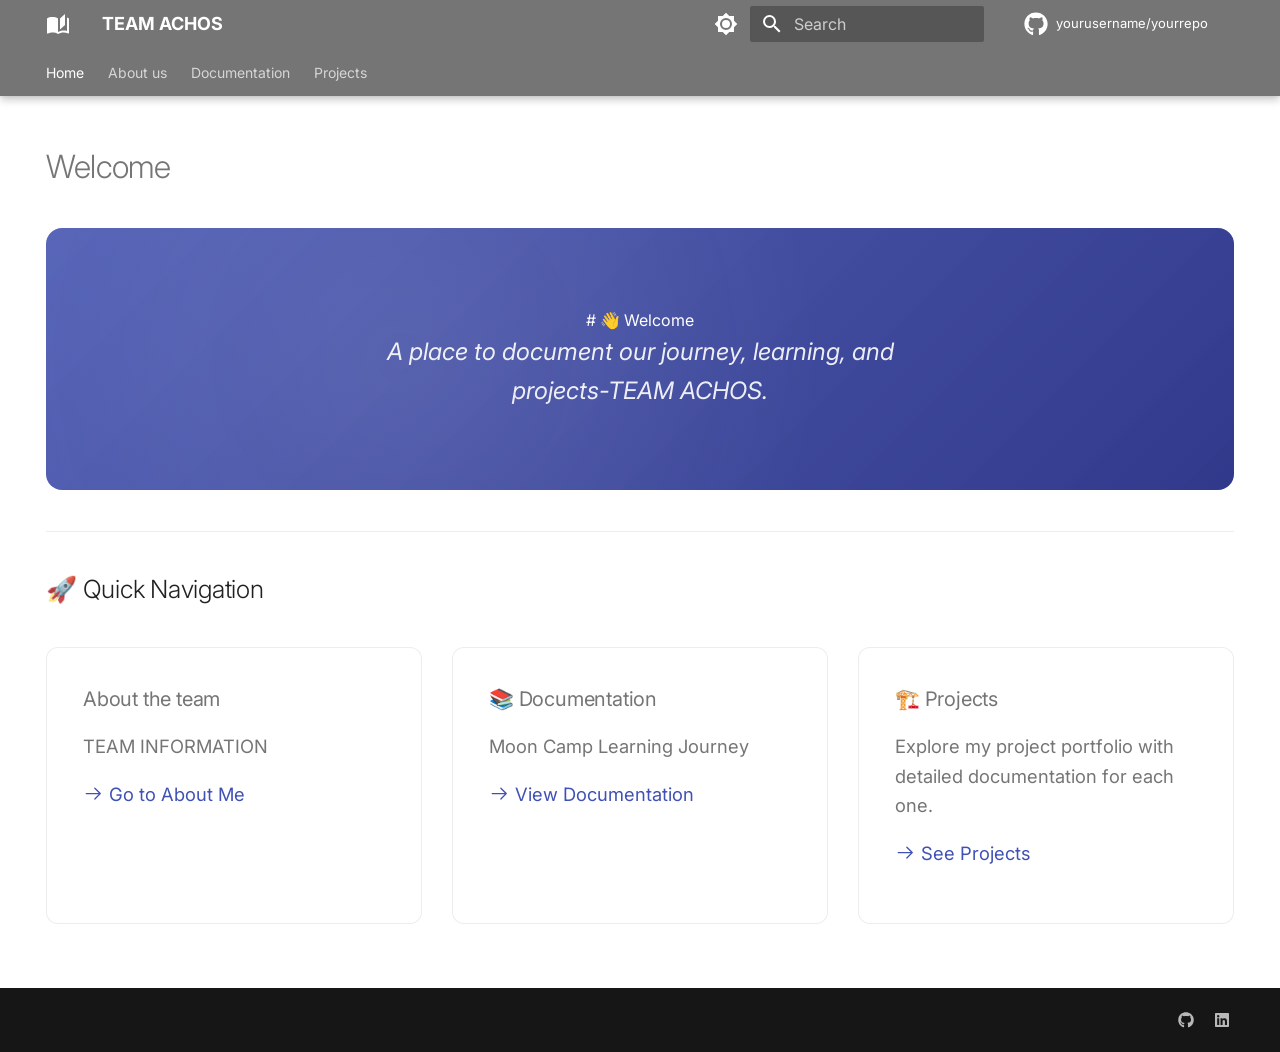
<file: index.html>
<!doctype html>
<html lang="en" class="no-js">
  <head>
    
      <meta charset="utf-8">
      <meta name="viewport" content="width=device-width,initial-scale=1">
      
        <meta name="description" content="A personal documentation site for showcasing work, learning, and projects.">
      
      
        <meta name="author" content="Your Name">
      
      
        <link rel="canonical" href="https://yourusername.github.io/yourrepo/">
      
      
      
        <link rel="next" href="about/">
      
      
        
      
      
      <link rel="icon" href="assets/images/favicon.png">
      <meta name="generator" content="mkdocs-1.6.1, mkdocs-material-9.7.6">
    
    
      
        <title>Welcome - TEAM ACHOS</title>
      
    
    
      <link rel="stylesheet" href="assets/stylesheets/main.484c7ddc.min.css">
      
        
        <link rel="stylesheet" href="assets/stylesheets/palette.ab4e12ef.min.css">
      
      


    
    
      
    
    
      
        
        
        <link rel="preconnect" href="https://fonts.gstatic.com" crossorigin>
        <link rel="stylesheet" href="https://fonts.googleapis.com/css?family=Inter:300,300i,400,400i,700,700i%7CRoboto+Mono:400,400i,700,700i&display=fallback">
        <style>:root{--md-text-font:"Inter";--md-code-font:"Roboto Mono"}</style>
      
    
    
      <link rel="stylesheet" href="stylesheets/extra.css">
    
    <script>__md_scope=new URL(".",location),__md_hash=e=>[...e].reduce(((e,_)=>(e<<5)-e+_.charCodeAt(0)),0),__md_get=(e,_=localStorage,t=__md_scope)=>JSON.parse(_.getItem(t.pathname+"."+e)),__md_set=(e,_,t=localStorage,a=__md_scope)=>{try{t.setItem(a.pathname+"."+e,JSON.stringify(_))}catch(e){}}</script>
    
      

    
    
  </head>
  
  
    
    
      
    
    
    
    
    <body dir="ltr" data-md-color-scheme="default" data-md-color-primary="grey" data-md-color-accent="teal">
  
    
    <input class="md-toggle" data-md-toggle="drawer" type="checkbox" id="__drawer" autocomplete="off">
    <input class="md-toggle" data-md-toggle="search" type="checkbox" id="__search" autocomplete="off">
    <label class="md-overlay" for="__drawer"></label>
    <div data-md-component="skip">
      
        
        <a href="#quick-navigation" class="md-skip">
          Skip to content
        </a>
      
    </div>
    <div data-md-component="announce">
      
    </div>
    
    
      

  

<header class="md-header md-header--shadow md-header--lifted" data-md-component="header">
  <nav class="md-header__inner md-grid" aria-label="Header">
    <a href="." title="TEAM ACHOS" class="md-header__button md-logo" aria-label="TEAM ACHOS" data-md-component="logo">
      
  
  <svg xmlns="http://www.w3.org/2000/svg" viewBox="0 0 24 24"><path d="m19 2-5 4.5v11l5-4.5zM6.5 5C4.55 5 2.45 5.4 1 6.5v14.66c0 .25.25.5.5.5.1 0 .15-.07.25-.07 1.35-.65 3.3-1.09 4.75-1.09 1.95 0 4.05.4 5.5 1.5 1.35-.85 3.8-1.5 5.5-1.5 1.65 0 3.35.31 4.75 1.06.1.05.15.03.25.03.25 0 .5-.25.5-.5V6.5c-.6-.45-1.25-.75-2-1V19c-1.1-.35-2.3-.5-3.5-.5-1.7 0-4.15.65-5.5 1.5V6.5C10.55 5.4 8.45 5 6.5 5"/></svg>

    </a>
    <label class="md-header__button md-icon" for="__drawer">
      
      <svg xmlns="http://www.w3.org/2000/svg" viewBox="0 0 24 24"><path d="M3 6h18v2H3zm0 5h18v2H3zm0 5h18v2H3z"/></svg>
    </label>
    <div class="md-header__title" data-md-component="header-title">
      <div class="md-header__ellipsis">
        <div class="md-header__topic">
          <span class="md-ellipsis">
            TEAM ACHOS
          </span>
        </div>
        <div class="md-header__topic" data-md-component="header-topic">
          <span class="md-ellipsis">
            
              Welcome
            
          </span>
        </div>
      </div>
    </div>
    
      
        <form class="md-header__option" data-md-component="palette">
  
    
    
    
    <input class="md-option" data-md-color-media="(prefers-color-scheme: light)" data-md-color-scheme="default" data-md-color-primary="grey" data-md-color-accent="teal"  aria-label="Switch to dark mode"  type="radio" name="__palette" id="__palette_0">
    
      <label class="md-header__button md-icon" title="Switch to dark mode" for="__palette_1" hidden>
        <svg xmlns="http://www.w3.org/2000/svg" viewBox="0 0 24 24"><path d="M12 8a4 4 0 0 0-4 4 4 4 0 0 0 4 4 4 4 0 0 0 4-4 4 4 0 0 0-4-4m0 10a6 6 0 0 1-6-6 6 6 0 0 1 6-6 6 6 0 0 1 6 6 6 6 0 0 1-6 6m8-9.31V4h-4.69L12 .69 8.69 4H4v4.69L.69 12 4 15.31V20h4.69L12 23.31 15.31 20H20v-4.69L23.31 12z"/></svg>
      </label>
    
  
    
    
    
    <input class="md-option" data-md-color-media="(prefers-color-scheme: dark)" data-md-color-scheme="slate" data-md-color-primary="grey" data-md-color-accent="teal"  aria-label="Switch to light mode"  type="radio" name="__palette" id="__palette_1">
    
      <label class="md-header__button md-icon" title="Switch to light mode" for="__palette_0" hidden>
        <svg xmlns="http://www.w3.org/2000/svg" viewBox="0 0 24 24"><path d="M12 18c-.89 0-1.74-.2-2.5-.55C11.56 16.5 13 14.42 13 12s-1.44-4.5-3.5-5.45C10.26 6.2 11.11 6 12 6a6 6 0 0 1 6 6 6 6 0 0 1-6 6m8-9.31V4h-4.69L12 .69 8.69 4H4v4.69L.69 12 4 15.31V20h4.69L12 23.31 15.31 20H20v-4.69L23.31 12z"/></svg>
      </label>
    
  
</form>
      
    
    
      <script>var palette=__md_get("__palette");if(palette&&palette.color){if("(prefers-color-scheme)"===palette.color.media){var media=matchMedia("(prefers-color-scheme: light)"),input=document.querySelector(media.matches?"[data-md-color-media='(prefers-color-scheme: light)']":"[data-md-color-media='(prefers-color-scheme: dark)']");palette.color.media=input.getAttribute("data-md-color-media"),palette.color.scheme=input.getAttribute("data-md-color-scheme"),palette.color.primary=input.getAttribute("data-md-color-primary"),palette.color.accent=input.getAttribute("data-md-color-accent")}for(var[key,value]of Object.entries(palette.color))document.body.setAttribute("data-md-color-"+key,value)}</script>
    
    
    
      
      
        <label class="md-header__button md-icon" for="__search">
          
          <svg xmlns="http://www.w3.org/2000/svg" viewBox="0 0 24 24"><path d="M9.5 3A6.5 6.5 0 0 1 16 9.5c0 1.61-.59 3.09-1.56 4.23l.27.27h.79l5 5-1.5 1.5-5-5v-.79l-.27-.27A6.52 6.52 0 0 1 9.5 16 6.5 6.5 0 0 1 3 9.5 6.5 6.5 0 0 1 9.5 3m0 2C7 5 5 7 5 9.5S7 14 9.5 14 14 12 14 9.5 12 5 9.5 5"/></svg>
        </label>
        <div class="md-search" data-md-component="search" role="dialog">
  <label class="md-search__overlay" for="__search"></label>
  <div class="md-search__inner" role="search">
    <form class="md-search__form" name="search">
      <input type="text" class="md-search__input" name="query" aria-label="Search" placeholder="Search" autocapitalize="off" autocorrect="off" autocomplete="off" spellcheck="false" data-md-component="search-query" required>
      <label class="md-search__icon md-icon" for="__search">
        
        <svg xmlns="http://www.w3.org/2000/svg" viewBox="0 0 24 24"><path d="M9.5 3A6.5 6.5 0 0 1 16 9.5c0 1.61-.59 3.09-1.56 4.23l.27.27h.79l5 5-1.5 1.5-5-5v-.79l-.27-.27A6.52 6.52 0 0 1 9.5 16 6.5 6.5 0 0 1 3 9.5 6.5 6.5 0 0 1 9.5 3m0 2C7 5 5 7 5 9.5S7 14 9.5 14 14 12 14 9.5 12 5 9.5 5"/></svg>
        
        <svg xmlns="http://www.w3.org/2000/svg" viewBox="0 0 24 24"><path d="M20 11v2H8l5.5 5.5-1.42 1.42L4.16 12l7.92-7.92L13.5 5.5 8 11z"/></svg>
      </label>
      <nav class="md-search__options" aria-label="Search">
        
        <button type="reset" class="md-search__icon md-icon" title="Clear" aria-label="Clear" tabindex="-1">
          
          <svg xmlns="http://www.w3.org/2000/svg" viewBox="0 0 24 24"><path d="M19 6.41 17.59 5 12 10.59 6.41 5 5 6.41 10.59 12 5 17.59 6.41 19 12 13.41 17.59 19 19 17.59 13.41 12z"/></svg>
        </button>
      </nav>
      
        <div class="md-search__suggest" data-md-component="search-suggest"></div>
      
    </form>
    <div class="md-search__output">
      <div class="md-search__scrollwrap" tabindex="0" data-md-scrollfix>
        <div class="md-search-result" data-md-component="search-result">
          <div class="md-search-result__meta">
            Initializing search
          </div>
          <ol class="md-search-result__list" role="presentation"></ol>
        </div>
      </div>
    </div>
  </div>
</div>
      
    
    
      <div class="md-header__source">
        <a href="https://github.com/yourusername/yourrepo" title="Go to repository" class="md-source" data-md-component="source">
  <div class="md-source__icon md-icon">
    
    <svg xmlns="http://www.w3.org/2000/svg" viewBox="0 0 512 512"><!--! Font Awesome Free 7.1.0 by @fontawesome - https://fontawesome.com License - https://fontawesome.com/license/free (Icons: CC BY 4.0, Fonts: SIL OFL 1.1, Code: MIT License) Copyright 2025 Fonticons, Inc.--><path d="M173.9 397.4c0 2-2.3 3.6-5.2 3.6-3.3.3-5.6-1.3-5.6-3.6 0-2 2.3-3.6 5.2-3.6 3-.3 5.6 1.3 5.6 3.6m-31.1-4.5c-.7 2 1.3 4.3 4.3 4.9 2.6 1 5.6 0 6.2-2s-1.3-4.3-4.3-5.2c-2.6-.7-5.5.3-6.2 2.3m44.2-1.7c-2.9.7-4.9 2.6-4.6 4.9.3 2 2.9 3.3 5.9 2.6 2.9-.7 4.9-2.6 4.6-4.6-.3-1.9-3-3.2-5.9-2.9M252.8 8C114.1 8 8 113.3 8 252c0 110.9 69.8 205.8 169.5 239.2 12.8 2.3 17.3-5.6 17.3-12.1 0-6.2-.3-40.4-.3-61.4 0 0-70 15-84.7-29.8 0 0-11.4-29.1-27.8-36.6 0 0-22.9-15.7 1.6-15.4 0 0 24.9 2 38.6 25.8 21.9 38.6 58.6 27.5 72.9 20.9 2.3-16 8.8-27.1 16-33.7-55.9-6.2-112.3-14.3-112.3-110.5 0-27.5 7.6-41.3 23.6-58.9-2.6-6.5-11.1-33.3 2.6-67.9 20.9-6.5 69 27 69 27 20-5.6 41.5-8.5 62.8-8.5s42.8 2.9 62.8 8.5c0 0 48.1-33.6 69-27 13.7 34.7 5.2 61.4 2.6 67.9 16 17.7 25.8 31.5 25.8 58.9 0 96.5-58.9 104.2-114.8 110.5 9.2 7.9 17 22.9 17 46.4 0 33.7-.3 75.4-.3 83.6 0 6.5 4.6 14.4 17.3 12.1C436.2 457.8 504 362.9 504 252 504 113.3 391.5 8 252.8 8M105.2 352.9c-1.3 1-1 3.3.7 5.2 1.6 1.6 3.9 2.3 5.2 1 1.3-1 1-3.3-.7-5.2-1.6-1.6-3.9-2.3-5.2-1m-10.8-8.1c-.7 1.3.3 2.9 2.3 3.9 1.6 1 3.6.7 4.3-.7.7-1.3-.3-2.9-2.3-3.9-2-.6-3.6-.3-4.3.7m32.4 35.6c-1.6 1.3-1 4.3 1.3 6.2 2.3 2.3 5.2 2.6 6.5 1 1.3-1.3.7-4.3-1.3-6.2-2.2-2.3-5.2-2.6-6.5-1m-11.4-14.7c-1.6 1-1.6 3.6 0 5.9s4.3 3.3 5.6 2.3c1.6-1.3 1.6-3.9 0-6.2-1.4-2.3-4-3.3-5.6-2"/></svg>
  </div>
  <div class="md-source__repository">
    yourusername/yourrepo
  </div>
</a>
      </div>
    
  </nav>
  
    
      
<nav class="md-tabs" aria-label="Tabs" data-md-component="tabs">
  <div class="md-grid">
    <ul class="md-tabs__list">
      
        
  
  
  
    
  
  
    
    
      <li class="md-tabs__item md-tabs__item--active">
        <a href="." class="md-tabs__link">
          
  
  
  Home

        </a>
      </li>
    
  

      
        
  
  
  
  
    
    
      <li class="md-tabs__item">
        <a href="about/" class="md-tabs__link">
          
  
  
  About us

        </a>
      </li>
    
  

      
        
  
  
  
  
    
    
      <li class="md-tabs__item">
        <a href="documentation/" class="md-tabs__link">
          
  
  
  Documentation

        </a>
      </li>
    
  

      
        
  
  
  
  
    
    
      <li class="md-tabs__item">
        <a href="projects/" class="md-tabs__link">
          
  
  
  Projects

        </a>
      </li>
    
  

      
    </ul>
  </div>
</nav>
    
  
</header>
    
    <div class="md-container" data-md-component="container">
      
      
        
      
      <main class="md-main" data-md-component="main">
        <div class="md-main__inner md-grid">
          
            
              
                
              
              <div class="md-sidebar md-sidebar--primary" data-md-component="sidebar" data-md-type="navigation" hidden>
                <div class="md-sidebar__scrollwrap">
                  <div class="md-sidebar__inner">
                    


  


<nav class="md-nav md-nav--primary md-nav--lifted" aria-label="Navigation" data-md-level="0">
  <label class="md-nav__title" for="__drawer">
    <a href="." title="TEAM ACHOS" class="md-nav__button md-logo" aria-label="TEAM ACHOS" data-md-component="logo">
      
  
  <svg xmlns="http://www.w3.org/2000/svg" viewBox="0 0 24 24"><path d="m19 2-5 4.5v11l5-4.5zM6.5 5C4.55 5 2.45 5.4 1 6.5v14.66c0 .25.25.5.5.5.1 0 .15-.07.25-.07 1.35-.65 3.3-1.09 4.75-1.09 1.95 0 4.05.4 5.5 1.5 1.35-.85 3.8-1.5 5.5-1.5 1.65 0 3.35.31 4.75 1.06.1.05.15.03.25.03.25 0 .5-.25.5-.5V6.5c-.6-.45-1.25-.75-2-1V19c-1.1-.35-2.3-.5-3.5-.5-1.7 0-4.15.65-5.5 1.5V6.5C10.55 5.4 8.45 5 6.5 5"/></svg>

    </a>
    TEAM ACHOS
  </label>
  
    <div class="md-nav__source">
      <a href="https://github.com/yourusername/yourrepo" title="Go to repository" class="md-source" data-md-component="source">
  <div class="md-source__icon md-icon">
    
    <svg xmlns="http://www.w3.org/2000/svg" viewBox="0 0 512 512"><!--! Font Awesome Free 7.1.0 by @fontawesome - https://fontawesome.com License - https://fontawesome.com/license/free (Icons: CC BY 4.0, Fonts: SIL OFL 1.1, Code: MIT License) Copyright 2025 Fonticons, Inc.--><path d="M173.9 397.4c0 2-2.3 3.6-5.2 3.6-3.3.3-5.6-1.3-5.6-3.6 0-2 2.3-3.6 5.2-3.6 3-.3 5.6 1.3 5.6 3.6m-31.1-4.5c-.7 2 1.3 4.3 4.3 4.9 2.6 1 5.6 0 6.2-2s-1.3-4.3-4.3-5.2c-2.6-.7-5.5.3-6.2 2.3m44.2-1.7c-2.9.7-4.9 2.6-4.6 4.9.3 2 2.9 3.3 5.9 2.6 2.9-.7 4.9-2.6 4.6-4.6-.3-1.9-3-3.2-5.9-2.9M252.8 8C114.1 8 8 113.3 8 252c0 110.9 69.8 205.8 169.5 239.2 12.8 2.3 17.3-5.6 17.3-12.1 0-6.2-.3-40.4-.3-61.4 0 0-70 15-84.7-29.8 0 0-11.4-29.1-27.8-36.6 0 0-22.9-15.7 1.6-15.4 0 0 24.9 2 38.6 25.8 21.9 38.6 58.6 27.5 72.9 20.9 2.3-16 8.8-27.1 16-33.7-55.9-6.2-112.3-14.3-112.3-110.5 0-27.5 7.6-41.3 23.6-58.9-2.6-6.5-11.1-33.3 2.6-67.9 20.9-6.5 69 27 69 27 20-5.6 41.5-8.5 62.8-8.5s42.8 2.9 62.8 8.5c0 0 48.1-33.6 69-27 13.7 34.7 5.2 61.4 2.6 67.9 16 17.7 25.8 31.5 25.8 58.9 0 96.5-58.9 104.2-114.8 110.5 9.2 7.9 17 22.9 17 46.4 0 33.7-.3 75.4-.3 83.6 0 6.5 4.6 14.4 17.3 12.1C436.2 457.8 504 362.9 504 252 504 113.3 391.5 8 252.8 8M105.2 352.9c-1.3 1-1 3.3.7 5.2 1.6 1.6 3.9 2.3 5.2 1 1.3-1 1-3.3-.7-5.2-1.6-1.6-3.9-2.3-5.2-1m-10.8-8.1c-.7 1.3.3 2.9 2.3 3.9 1.6 1 3.6.7 4.3-.7.7-1.3-.3-2.9-2.3-3.9-2-.6-3.6-.3-4.3.7m32.4 35.6c-1.6 1.3-1 4.3 1.3 6.2 2.3 2.3 5.2 2.6 6.5 1 1.3-1.3.7-4.3-1.3-6.2-2.2-2.3-5.2-2.6-6.5-1m-11.4-14.7c-1.6 1-1.6 3.6 0 5.9s4.3 3.3 5.6 2.3c1.6-1.3 1.6-3.9 0-6.2-1.4-2.3-4-3.3-5.6-2"/></svg>
  </div>
  <div class="md-source__repository">
    yourusername/yourrepo
  </div>
</a>
    </div>
  
  <ul class="md-nav__list" data-md-scrollfix>
    
      
      
  
  
    
  
  
  
    
    
    
    
      
        
        
      
      
        
      
    
    
    <li class="md-nav__item md-nav__item--active md-nav__item--section md-nav__item--nested">
      
        
        
        <input class="md-nav__toggle md-toggle " type="checkbox" id="__nav_1" checked>
        
          
          <label class="md-nav__link" for="__nav_1" id="__nav_1_label" tabindex="">
            
  
  
  <span class="md-ellipsis">
    
  
    Home
  

    
  </span>
  
  

            <span class="md-nav__icon md-icon"></span>
          </label>
        
        <nav class="md-nav" data-md-level="1" aria-labelledby="__nav_1_label" aria-expanded="true">
          <label class="md-nav__title" for="__nav_1">
            <span class="md-nav__icon md-icon"></span>
            
  
    Home
  

          </label>
          <ul class="md-nav__list" data-md-scrollfix>
            
              
                
  
  
    
  
  
  
    <li class="md-nav__item md-nav__item--active">
      
      <input class="md-nav__toggle md-toggle" type="checkbox" id="__toc">
      
      
      
        <label class="md-nav__link md-nav__link--active" for="__toc">
          
  
  
  <span class="md-ellipsis">
    
  
    Welcome
  

    
  </span>
  
  

          <span class="md-nav__icon md-icon"></span>
        </label>
      
      <a href="." class="md-nav__link md-nav__link--active">
        
  
  
  <span class="md-ellipsis">
    
  
    Welcome
  

    
  </span>
  
  

      </a>
      
        

<nav class="md-nav md-nav--secondary" aria-label="Table of contents">
  
  
  
  
    <label class="md-nav__title" for="__toc">
      <span class="md-nav__icon md-icon"></span>
      Table of contents
    </label>
    <ul class="md-nav__list" data-md-component="toc" data-md-scrollfix>
      
        <li class="md-nav__item">
  <a href="#quick-navigation" class="md-nav__link">
    <span class="md-ellipsis">
      
        🚀 Quick Navigation
      
    </span>
  </a>
  
    <nav class="md-nav" aria-label="🚀 Quick Navigation">
      <ul class="md-nav__list">
        
          <li class="md-nav__item">
  <a href="#about-the-team" class="md-nav__link">
    <span class="md-ellipsis">
      
        About the team
      
    </span>
  </a>
  
</li>
        
          <li class="md-nav__item">
  <a href="#documentation" class="md-nav__link">
    <span class="md-ellipsis">
      
        📚 Documentation
      
    </span>
  </a>
  
</li>
        
          <li class="md-nav__item">
  <a href="#projects" class="md-nav__link">
    <span class="md-ellipsis">
      
        🏗️ Projects
      
    </span>
  </a>
  
</li>
        
      </ul>
    </nav>
  
</li>
      
    </ul>
  
</nav>
      
    </li>
  

              
            
          </ul>
        </nav>
      
    </li>
  

    
      
      
  
  
  
  
    
    
    
    
      
      
        
      
    
    
    <li class="md-nav__item md-nav__item--nested">
      
        
        
          
        
        <input class="md-nav__toggle md-toggle md-toggle--indeterminate" type="checkbox" id="__nav_2" >
        
          
          <label class="md-nav__link" for="__nav_2" id="__nav_2_label" tabindex="0">
            
  
  
  <span class="md-ellipsis">
    
  
    About us
  

    
  </span>
  
  

            <span class="md-nav__icon md-icon"></span>
          </label>
        
        <nav class="md-nav" data-md-level="1" aria-labelledby="__nav_2_label" aria-expanded="false">
          <label class="md-nav__title" for="__nav_2">
            <span class="md-nav__icon md-icon"></span>
            
  
    About us
  

          </label>
          <ul class="md-nav__list" data-md-scrollfix>
            
              
                
  
  
  
  
    <li class="md-nav__item">
      <a href="about/" class="md-nav__link">
        
  
  
  <span class="md-ellipsis">
    
  
    Introduction
  

    
  </span>
  
  

      </a>
    </li>
  

              
            
          </ul>
        </nav>
      
    </li>
  

    
      
      
  
  
  
  
    
    
    
    
      
      
        
      
    
    
    <li class="md-nav__item md-nav__item--nested">
      
        
        
          
        
        <input class="md-nav__toggle md-toggle md-toggle--indeterminate" type="checkbox" id="__nav_3" >
        
          
          <label class="md-nav__link" for="__nav_3" id="__nav_3_label" tabindex="0">
            
  
  
  <span class="md-ellipsis">
    
  
    Documentation
  

    
  </span>
  
  

            <span class="md-nav__icon md-icon"></span>
          </label>
        
        <nav class="md-nav" data-md-level="1" aria-labelledby="__nav_3_label" aria-expanded="false">
          <label class="md-nav__title" for="__nav_3">
            <span class="md-nav__icon md-icon"></span>
            
  
    Documentation
  

          </label>
          <ul class="md-nav__list" data-md-scrollfix>
            
              
                
  
  
  
  
    <li class="md-nav__item">
      <a href="documentation/" class="md-nav__link">
        
  
  
  <span class="md-ellipsis">
    
  
    Overview
  

    
  </span>
  
  

      </a>
    </li>
  

              
            
              
                
  
  
  
  
    <li class="md-nav__item">
      <a href="documentation/mooncamp1st/" class="md-nav__link">
        
  
  
  <span class="md-ellipsis">
    
  
    mooncamp1st.md
  

    
  </span>
  
  

      </a>
    </li>
  

              
            
          </ul>
        </nav>
      
    </li>
  

    
      
      
  
  
  
  
    
    
    
    
      
      
        
      
    
    
    <li class="md-nav__item md-nav__item--nested">
      
        
        
          
        
        <input class="md-nav__toggle md-toggle md-toggle--indeterminate" type="checkbox" id="__nav_4" >
        
          
          <label class="md-nav__link" for="__nav_4" id="__nav_4_label" tabindex="0">
            
  
  
  <span class="md-ellipsis">
    
  
    Projects
  

    
  </span>
  
  

            <span class="md-nav__icon md-icon"></span>
          </label>
        
        <nav class="md-nav" data-md-level="1" aria-labelledby="__nav_4_label" aria-expanded="false">
          <label class="md-nav__title" for="__nav_4">
            <span class="md-nav__icon md-icon"></span>
            
  
    Projects
  

          </label>
          <ul class="md-nav__list" data-md-scrollfix>
            
              
                
  
  
  
  
    <li class="md-nav__item">
      <a href="projects/" class="md-nav__link">
        
  
  
  <span class="md-ellipsis">
    
  
    Overview
  

    
  </span>
  
  

      </a>
    </li>
  

              
            
              
                
  
  
  
  
    <li class="md-nav__item">
      <a href="projects/project-template/" class="md-nav__link">
        
  
  
  <span class="md-ellipsis">
    
  
    📋 Project Template
  

    
  </span>
  
  

      </a>
    </li>
  

              
            
          </ul>
        </nav>
      
    </li>
  

    
  </ul>
</nav>
                  </div>
                </div>
              </div>
            
            
              
                
              
              <div class="md-sidebar md-sidebar--secondary" data-md-component="sidebar" data-md-type="toc" hidden>
                <div class="md-sidebar__scrollwrap">
                  <div class="md-sidebar__inner">
                    

<nav class="md-nav md-nav--secondary" aria-label="Table of contents">
  
  
  
  
    <label class="md-nav__title" for="__toc">
      <span class="md-nav__icon md-icon"></span>
      Table of contents
    </label>
    <ul class="md-nav__list" data-md-component="toc" data-md-scrollfix>
      
        <li class="md-nav__item">
  <a href="#quick-navigation" class="md-nav__link">
    <span class="md-ellipsis">
      
        🚀 Quick Navigation
      
    </span>
  </a>
  
    <nav class="md-nav" aria-label="🚀 Quick Navigation">
      <ul class="md-nav__list">
        
          <li class="md-nav__item">
  <a href="#about-the-team" class="md-nav__link">
    <span class="md-ellipsis">
      
        About the team
      
    </span>
  </a>
  
</li>
        
          <li class="md-nav__item">
  <a href="#documentation" class="md-nav__link">
    <span class="md-ellipsis">
      
        📚 Documentation
      
    </span>
  </a>
  
</li>
        
          <li class="md-nav__item">
  <a href="#projects" class="md-nav__link">
    <span class="md-ellipsis">
      
        🏗️ Projects
      
    </span>
  </a>
  
</li>
        
      </ul>
    </nav>
  
</li>
      
    </ul>
  
</nav>
                  </div>
                </div>
              </div>
            
          
          
            <div class="md-content" data-md-component="content">
              
              <article class="md-content__inner md-typeset">
                
                  
  



  
  


  <h1>Welcome</h1>

<!-- Hero Section -->
<!-- 👇 Replace YOUR_FILE_ID with your Google Drive image file ID -->
<div class="hero-section has-bg-image" style="background: linear-gradient(135deg, rgba(57,73,171,0.85), rgba(26,35,126,0.9)), url('https://drive.google.com/thumbnail?id=18FudeFlGEBQvTXjI1Jp0AB1hGF8P1ajT&amp;sz=w1600') center/cover no-repeat;">
<div>



# 👋 Welcome 


</div>
<p><em>A place to document our journey, learning, and projects-TEAM ACHOS.</em></p>
</div>
<hr />
<h2 id="quick-navigation">🚀 Quick Navigation<a class="headerlink" href="#quick-navigation" title="Permanent link">&para;</a></h2>
<div class="card-grid">
<div class="card">
<h3 id="about-the-team">About the team<a class="headerlink" href="#about-the-team" title="Permanent link">&para;</a></h3>
<p>TEAM INFORMATION</p>
<p><a href="about/"><span class="twemoji"><svg xmlns="http://www.w3.org/2000/svg" viewBox="0 0 24 24"><path d="M13.22 19.03a.75.75 0 0 1 0-1.06L18.19 13H3.75a.75.75 0 0 1 0-1.5h14.44l-4.97-4.97a.749.749 0 0 1 .326-1.275.75.75 0 0 1 .734.215l6.25 6.25a.75.75 0 0 1 0 1.06l-6.25 6.25a.75.75 0 0 1-1.06 0"/></svg></span> Go to About Me</a></p>
</div>
<div class="card">
<h3 id="documentation">📚 Documentation<a class="headerlink" href="#documentation" title="Permanent link">&para;</a></h3>
<p>Moon Camp Learning Journey</p>
<p><a href="documentation/"><span class="twemoji"><svg xmlns="http://www.w3.org/2000/svg" viewBox="0 0 24 24"><path d="M13.22 19.03a.75.75 0 0 1 0-1.06L18.19 13H3.75a.75.75 0 0 1 0-1.5h14.44l-4.97-4.97a.749.749 0 0 1 .326-1.275.75.75 0 0 1 .734.215l6.25 6.25a.75.75 0 0 1 0 1.06l-6.25 6.25a.75.75 0 0 1-1.06 0"/></svg></span> View Documentation</a></p>
</div>
<div class="card">
<h3 id="projects">🏗️ Projects<a class="headerlink" href="#projects" title="Permanent link">&para;</a></h3>
<p>Explore my project portfolio with detailed documentation for each one.</p>
<p><a href="projects/"><span class="twemoji"><svg xmlns="http://www.w3.org/2000/svg" viewBox="0 0 24 24"><path d="M13.22 19.03a.75.75 0 0 1 0-1.06L18.19 13H3.75a.75.75 0 0 1 0-1.5h14.44l-4.97-4.97a.749.749 0 0 1 .326-1.275.75.75 0 0 1 .734.215l6.25 6.25a.75.75 0 0 1 0 1.06l-6.25 6.25a.75.75 0 0 1-1.06 0"/></svg></span> See Projects</a></p>
</div>
</div>







  
  




  



                
              </article>
            </div>
          
          
  <script>var tabs=__md_get("__tabs");if(Array.isArray(tabs))e:for(var set of document.querySelectorAll(".tabbed-set")){var labels=set.querySelector(".tabbed-labels");for(var tab of tabs)for(var label of labels.getElementsByTagName("label"))if(label.innerText.trim()===tab){var input=document.getElementById(label.htmlFor);input.checked=!0;continue e}}</script>

<script>var target=document.getElementById(location.hash.slice(1));target&&target.name&&(target.checked=target.name.startsWith("__tabbed_"))</script>
        </div>
        
          <button type="button" class="md-top md-icon" data-md-component="top" hidden>
  
  <svg xmlns="http://www.w3.org/2000/svg" viewBox="0 0 24 24"><path d="M13 20h-2V8l-5.5 5.5-1.42-1.42L12 4.16l7.92 7.92-1.42 1.42L13 8z"/></svg>
  Back to top
</button>
        
      </main>
      
        <footer class="md-footer">
  
  <div class="md-footer-meta md-typeset">
    <div class="md-footer-meta__inner md-grid">
      <div class="md-copyright">
  
  
</div>
      
        
<div class="md-social">
  
    
    
    
    
    <a href="https://github.com/yourusername" target="_blank" rel="noopener" title="GitHub" class="md-social__link">
      <svg xmlns="http://www.w3.org/2000/svg" viewBox="0 0 512 512"><!--! Font Awesome Free 7.1.0 by @fontawesome - https://fontawesome.com License - https://fontawesome.com/license/free (Icons: CC BY 4.0, Fonts: SIL OFL 1.1, Code: MIT License) Copyright 2025 Fonticons, Inc.--><path d="M173.9 397.4c0 2-2.3 3.6-5.2 3.6-3.3.3-5.6-1.3-5.6-3.6 0-2 2.3-3.6 5.2-3.6 3-.3 5.6 1.3 5.6 3.6m-31.1-4.5c-.7 2 1.3 4.3 4.3 4.9 2.6 1 5.6 0 6.2-2s-1.3-4.3-4.3-5.2c-2.6-.7-5.5.3-6.2 2.3m44.2-1.7c-2.9.7-4.9 2.6-4.6 4.9.3 2 2.9 3.3 5.9 2.6 2.9-.7 4.9-2.6 4.6-4.6-.3-1.9-3-3.2-5.9-2.9M252.8 8C114.1 8 8 113.3 8 252c0 110.9 69.8 205.8 169.5 239.2 12.8 2.3 17.3-5.6 17.3-12.1 0-6.2-.3-40.4-.3-61.4 0 0-70 15-84.7-29.8 0 0-11.4-29.1-27.8-36.6 0 0-22.9-15.7 1.6-15.4 0 0 24.9 2 38.6 25.8 21.9 38.6 58.6 27.5 72.9 20.9 2.3-16 8.8-27.1 16-33.7-55.9-6.2-112.3-14.3-112.3-110.5 0-27.5 7.6-41.3 23.6-58.9-2.6-6.5-11.1-33.3 2.6-67.9 20.9-6.5 69 27 69 27 20-5.6 41.5-8.5 62.8-8.5s42.8 2.9 62.8 8.5c0 0 48.1-33.6 69-27 13.7 34.7 5.2 61.4 2.6 67.9 16 17.7 25.8 31.5 25.8 58.9 0 96.5-58.9 104.2-114.8 110.5 9.2 7.9 17 22.9 17 46.4 0 33.7-.3 75.4-.3 83.6 0 6.5 4.6 14.4 17.3 12.1C436.2 457.8 504 362.9 504 252 504 113.3 391.5 8 252.8 8M105.2 352.9c-1.3 1-1 3.3.7 5.2 1.6 1.6 3.9 2.3 5.2 1 1.3-1 1-3.3-.7-5.2-1.6-1.6-3.9-2.3-5.2-1m-10.8-8.1c-.7 1.3.3 2.9 2.3 3.9 1.6 1 3.6.7 4.3-.7.7-1.3-.3-2.9-2.3-3.9-2-.6-3.6-.3-4.3.7m32.4 35.6c-1.6 1.3-1 4.3 1.3 6.2 2.3 2.3 5.2 2.6 6.5 1 1.3-1.3.7-4.3-1.3-6.2-2.2-2.3-5.2-2.6-6.5-1m-11.4-14.7c-1.6 1-1.6 3.6 0 5.9s4.3 3.3 5.6 2.3c1.6-1.3 1.6-3.9 0-6.2-1.4-2.3-4-3.3-5.6-2"/></svg>
    </a>
  
    
    
    
    
    <a href="https://linkedin.com/in/yourusername" target="_blank" rel="noopener" title="LinkedIn" class="md-social__link">
      <svg xmlns="http://www.w3.org/2000/svg" viewBox="0 0 448 512"><!--! Font Awesome Free 7.1.0 by @fontawesome - https://fontawesome.com License - https://fontawesome.com/license/free (Icons: CC BY 4.0, Fonts: SIL OFL 1.1, Code: MIT License) Copyright 2025 Fonticons, Inc.--><path d="M416 32H31.9C14.3 32 0 46.5 0 64.3v383.4C0 465.5 14.3 480 31.9 480H416c17.6 0 32-14.5 32-32.3V64.3c0-17.8-14.4-32.3-32-32.3M135.4 416H69V202.2h66.5V416zM102.2 96a38.5 38.5 0 1 1 0 77 38.5 38.5 0 1 1 0-77m282.1 320h-66.4V312c0-24.8-.5-56.7-34.5-56.7-34.6 0-39.9 27-39.9 54.9V416h-66.4V202.2h63.7v29.2h.9c8.9-16.8 30.6-34.5 62.9-34.5 67.2 0 79.7 44.3 79.7 101.9z"/></svg>
    </a>
  
</div>
      
    </div>
  </div>
</footer>
      
    </div>
    <div class="md-dialog" data-md-component="dialog">
      <div class="md-dialog__inner md-typeset"></div>
    </div>
    
      <div class="md-progress" data-md-component="progress" role="progressbar"></div>
    
    
    
      
      
      <script id="__config" type="application/json">{"annotate": null, "base": ".", "features": ["navigation.tabs", "navigation.tabs.sticky", "navigation.sections", "navigation.expand", "navigation.top", "navigation.instant", "navigation.instant.progress", "search.suggest", "search.highlight", "content.code.copy", "content.tabs.link", "toc.follow"], "search": "assets/javascripts/workers/search.2c215733.min.js", "tags": null, "translations": {"clipboard.copied": "Copied to clipboard", "clipboard.copy": "Copy to clipboard", "search.result.more.one": "1 more on this page", "search.result.more.other": "# more on this page", "search.result.none": "No matching documents", "search.result.one": "1 matching document", "search.result.other": "# matching documents", "search.result.placeholder": "Type to start searching", "search.result.term.missing": "Missing", "select.version": "Select version"}, "version": null}</script>
    
    
      <script src="assets/javascripts/bundle.79ae519e.min.js"></script>
      
    
  </body>
</html>
</file>
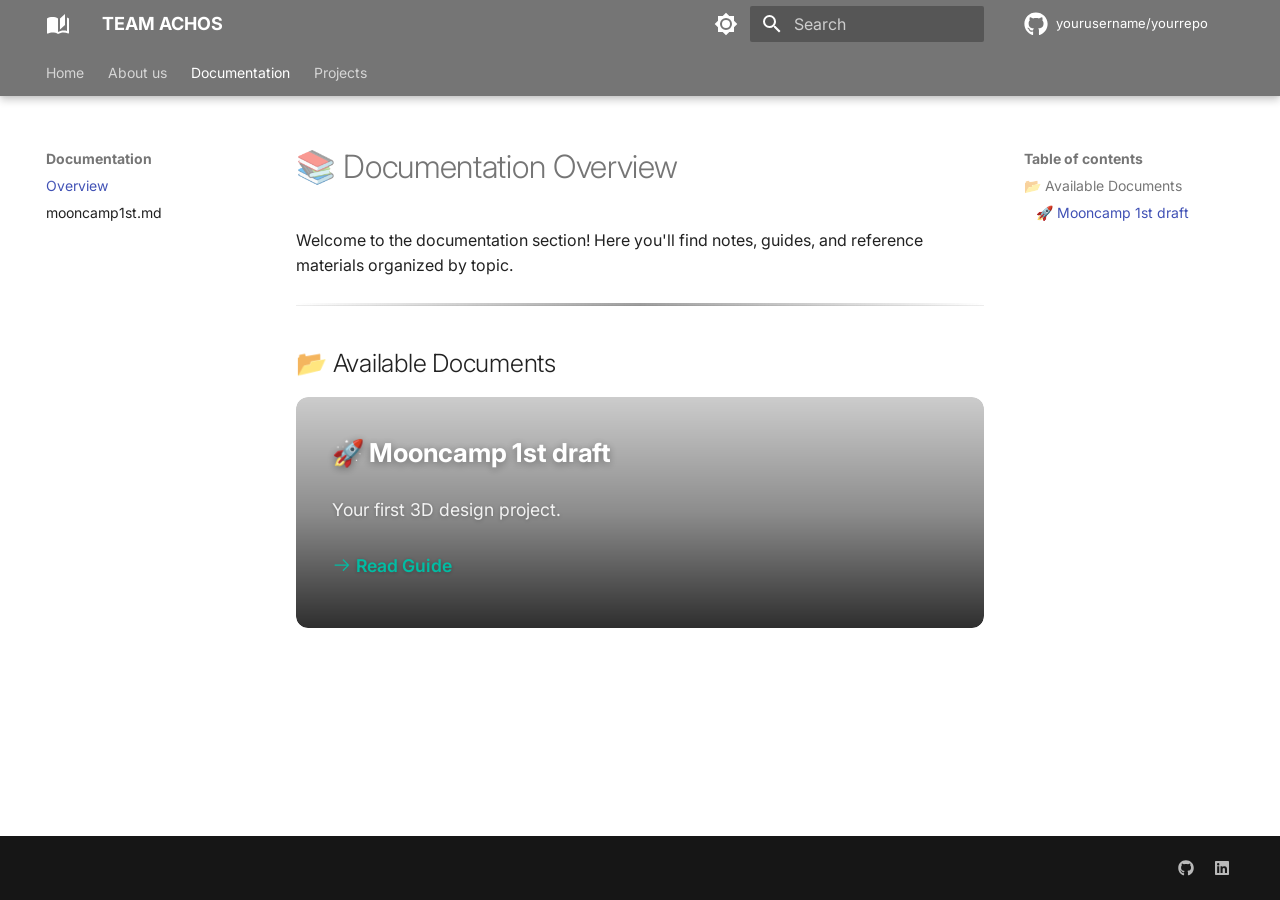
<file: documentation/index.html>
<!doctype html>
<html lang="en" class="no-js">
  <head>
    
      <meta charset="utf-8">
      <meta name="viewport" content="width=device-width,initial-scale=1">
      
        <meta name="description" content="A personal documentation site for showcasing work, learning, and projects.">
      
      
        <meta name="author" content="Your Name">
      
      
        <link rel="canonical" href="https://yourusername.github.io/yourrepo/documentation/">
      
      
        <link rel="prev" href="../about/">
      
      
        <link rel="next" href="mooncamp1st/">
      
      
        
      
      
      <link rel="icon" href="../assets/images/favicon.png">
      <meta name="generator" content="mkdocs-1.6.1, mkdocs-material-9.7.6">
    
    
      
        <title>Documentation - TEAM ACHOS</title>
      
    
    
      <link rel="stylesheet" href="../assets/stylesheets/main.484c7ddc.min.css">
      
        
        <link rel="stylesheet" href="../assets/stylesheets/palette.ab4e12ef.min.css">
      
      


    
    
      
    
    
      
        
        
        <link rel="preconnect" href="https://fonts.gstatic.com" crossorigin>
        <link rel="stylesheet" href="https://fonts.googleapis.com/css?family=Inter:300,300i,400,400i,700,700i%7CRoboto+Mono:400,400i,700,700i&display=fallback">
        <style>:root{--md-text-font:"Inter";--md-code-font:"Roboto Mono"}</style>
      
    
    
      <link rel="stylesheet" href="../stylesheets/extra.css">
    
    <script>__md_scope=new URL("..",location),__md_hash=e=>[...e].reduce(((e,_)=>(e<<5)-e+_.charCodeAt(0)),0),__md_get=(e,_=localStorage,t=__md_scope)=>JSON.parse(_.getItem(t.pathname+"."+e)),__md_set=(e,_,t=localStorage,a=__md_scope)=>{try{t.setItem(a.pathname+"."+e,JSON.stringify(_))}catch(e){}}</script>
    
      

    
    
  </head>
  
  
    
    
      
    
    
    
    
    <body dir="ltr" data-md-color-scheme="default" data-md-color-primary="grey" data-md-color-accent="teal">
  
    
    <input class="md-toggle" data-md-toggle="drawer" type="checkbox" id="__drawer" autocomplete="off">
    <input class="md-toggle" data-md-toggle="search" type="checkbox" id="__search" autocomplete="off">
    <label class="md-overlay" for="__drawer"></label>
    <div data-md-component="skip">
      
        
        <a href="#documentation-overview" class="md-skip">
          Skip to content
        </a>
      
    </div>
    <div data-md-component="announce">
      
    </div>
    
    
      

  

<header class="md-header md-header--shadow md-header--lifted" data-md-component="header">
  <nav class="md-header__inner md-grid" aria-label="Header">
    <a href=".." title="TEAM ACHOS" class="md-header__button md-logo" aria-label="TEAM ACHOS" data-md-component="logo">
      
  
  <svg xmlns="http://www.w3.org/2000/svg" viewBox="0 0 24 24"><path d="m19 2-5 4.5v11l5-4.5zM6.5 5C4.55 5 2.45 5.4 1 6.5v14.66c0 .25.25.5.5.5.1 0 .15-.07.25-.07 1.35-.65 3.3-1.09 4.75-1.09 1.95 0 4.05.4 5.5 1.5 1.35-.85 3.8-1.5 5.5-1.5 1.65 0 3.35.31 4.75 1.06.1.05.15.03.25.03.25 0 .5-.25.5-.5V6.5c-.6-.45-1.25-.75-2-1V19c-1.1-.35-2.3-.5-3.5-.5-1.7 0-4.15.65-5.5 1.5V6.5C10.55 5.4 8.45 5 6.5 5"/></svg>

    </a>
    <label class="md-header__button md-icon" for="__drawer">
      
      <svg xmlns="http://www.w3.org/2000/svg" viewBox="0 0 24 24"><path d="M3 6h18v2H3zm0 5h18v2H3zm0 5h18v2H3z"/></svg>
    </label>
    <div class="md-header__title" data-md-component="header-title">
      <div class="md-header__ellipsis">
        <div class="md-header__topic">
          <span class="md-ellipsis">
            TEAM ACHOS
          </span>
        </div>
        <div class="md-header__topic" data-md-component="header-topic">
          <span class="md-ellipsis">
            
              Documentation
            
          </span>
        </div>
      </div>
    </div>
    
      
        <form class="md-header__option" data-md-component="palette">
  
    
    
    
    <input class="md-option" data-md-color-media="(prefers-color-scheme: light)" data-md-color-scheme="default" data-md-color-primary="grey" data-md-color-accent="teal"  aria-label="Switch to dark mode"  type="radio" name="__palette" id="__palette_0">
    
      <label class="md-header__button md-icon" title="Switch to dark mode" for="__palette_1" hidden>
        <svg xmlns="http://www.w3.org/2000/svg" viewBox="0 0 24 24"><path d="M12 8a4 4 0 0 0-4 4 4 4 0 0 0 4 4 4 4 0 0 0 4-4 4 4 0 0 0-4-4m0 10a6 6 0 0 1-6-6 6 6 0 0 1 6-6 6 6 0 0 1 6 6 6 6 0 0 1-6 6m8-9.31V4h-4.69L12 .69 8.69 4H4v4.69L.69 12 4 15.31V20h4.69L12 23.31 15.31 20H20v-4.69L23.31 12z"/></svg>
      </label>
    
  
    
    
    
    <input class="md-option" data-md-color-media="(prefers-color-scheme: dark)" data-md-color-scheme="slate" data-md-color-primary="grey" data-md-color-accent="teal"  aria-label="Switch to light mode"  type="radio" name="__palette" id="__palette_1">
    
      <label class="md-header__button md-icon" title="Switch to light mode" for="__palette_0" hidden>
        <svg xmlns="http://www.w3.org/2000/svg" viewBox="0 0 24 24"><path d="M12 18c-.89 0-1.74-.2-2.5-.55C11.56 16.5 13 14.42 13 12s-1.44-4.5-3.5-5.45C10.26 6.2 11.11 6 12 6a6 6 0 0 1 6 6 6 6 0 0 1-6 6m8-9.31V4h-4.69L12 .69 8.69 4H4v4.69L.69 12 4 15.31V20h4.69L12 23.31 15.31 20H20v-4.69L23.31 12z"/></svg>
      </label>
    
  
</form>
      
    
    
      <script>var palette=__md_get("__palette");if(palette&&palette.color){if("(prefers-color-scheme)"===palette.color.media){var media=matchMedia("(prefers-color-scheme: light)"),input=document.querySelector(media.matches?"[data-md-color-media='(prefers-color-scheme: light)']":"[data-md-color-media='(prefers-color-scheme: dark)']");palette.color.media=input.getAttribute("data-md-color-media"),palette.color.scheme=input.getAttribute("data-md-color-scheme"),palette.color.primary=input.getAttribute("data-md-color-primary"),palette.color.accent=input.getAttribute("data-md-color-accent")}for(var[key,value]of Object.entries(palette.color))document.body.setAttribute("data-md-color-"+key,value)}</script>
    
    
    
      
      
        <label class="md-header__button md-icon" for="__search">
          
          <svg xmlns="http://www.w3.org/2000/svg" viewBox="0 0 24 24"><path d="M9.5 3A6.5 6.5 0 0 1 16 9.5c0 1.61-.59 3.09-1.56 4.23l.27.27h.79l5 5-1.5 1.5-5-5v-.79l-.27-.27A6.52 6.52 0 0 1 9.5 16 6.5 6.5 0 0 1 3 9.5 6.5 6.5 0 0 1 9.5 3m0 2C7 5 5 7 5 9.5S7 14 9.5 14 14 12 14 9.5 12 5 9.5 5"/></svg>
        </label>
        <div class="md-search" data-md-component="search" role="dialog">
  <label class="md-search__overlay" for="__search"></label>
  <div class="md-search__inner" role="search">
    <form class="md-search__form" name="search">
      <input type="text" class="md-search__input" name="query" aria-label="Search" placeholder="Search" autocapitalize="off" autocorrect="off" autocomplete="off" spellcheck="false" data-md-component="search-query" required>
      <label class="md-search__icon md-icon" for="__search">
        
        <svg xmlns="http://www.w3.org/2000/svg" viewBox="0 0 24 24"><path d="M9.5 3A6.5 6.5 0 0 1 16 9.5c0 1.61-.59 3.09-1.56 4.23l.27.27h.79l5 5-1.5 1.5-5-5v-.79l-.27-.27A6.52 6.52 0 0 1 9.5 16 6.5 6.5 0 0 1 3 9.5 6.5 6.5 0 0 1 9.5 3m0 2C7 5 5 7 5 9.5S7 14 9.5 14 14 12 14 9.5 12 5 9.5 5"/></svg>
        
        <svg xmlns="http://www.w3.org/2000/svg" viewBox="0 0 24 24"><path d="M20 11v2H8l5.5 5.5-1.42 1.42L4.16 12l7.92-7.92L13.5 5.5 8 11z"/></svg>
      </label>
      <nav class="md-search__options" aria-label="Search">
        
        <button type="reset" class="md-search__icon md-icon" title="Clear" aria-label="Clear" tabindex="-1">
          
          <svg xmlns="http://www.w3.org/2000/svg" viewBox="0 0 24 24"><path d="M19 6.41 17.59 5 12 10.59 6.41 5 5 6.41 10.59 12 5 17.59 6.41 19 12 13.41 17.59 19 19 17.59 13.41 12z"/></svg>
        </button>
      </nav>
      
        <div class="md-search__suggest" data-md-component="search-suggest"></div>
      
    </form>
    <div class="md-search__output">
      <div class="md-search__scrollwrap" tabindex="0" data-md-scrollfix>
        <div class="md-search-result" data-md-component="search-result">
          <div class="md-search-result__meta">
            Initializing search
          </div>
          <ol class="md-search-result__list" role="presentation"></ol>
        </div>
      </div>
    </div>
  </div>
</div>
      
    
    
      <div class="md-header__source">
        <a href="https://github.com/yourusername/yourrepo" title="Go to repository" class="md-source" data-md-component="source">
  <div class="md-source__icon md-icon">
    
    <svg xmlns="http://www.w3.org/2000/svg" viewBox="0 0 512 512"><!--! Font Awesome Free 7.1.0 by @fontawesome - https://fontawesome.com License - https://fontawesome.com/license/free (Icons: CC BY 4.0, Fonts: SIL OFL 1.1, Code: MIT License) Copyright 2025 Fonticons, Inc.--><path d="M173.9 397.4c0 2-2.3 3.6-5.2 3.6-3.3.3-5.6-1.3-5.6-3.6 0-2 2.3-3.6 5.2-3.6 3-.3 5.6 1.3 5.6 3.6m-31.1-4.5c-.7 2 1.3 4.3 4.3 4.9 2.6 1 5.6 0 6.2-2s-1.3-4.3-4.3-5.2c-2.6-.7-5.5.3-6.2 2.3m44.2-1.7c-2.9.7-4.9 2.6-4.6 4.9.3 2 2.9 3.3 5.9 2.6 2.9-.7 4.9-2.6 4.6-4.6-.3-1.9-3-3.2-5.9-2.9M252.8 8C114.1 8 8 113.3 8 252c0 110.9 69.8 205.8 169.5 239.2 12.8 2.3 17.3-5.6 17.3-12.1 0-6.2-.3-40.4-.3-61.4 0 0-70 15-84.7-29.8 0 0-11.4-29.1-27.8-36.6 0 0-22.9-15.7 1.6-15.4 0 0 24.9 2 38.6 25.8 21.9 38.6 58.6 27.5 72.9 20.9 2.3-16 8.8-27.1 16-33.7-55.9-6.2-112.3-14.3-112.3-110.5 0-27.5 7.6-41.3 23.6-58.9-2.6-6.5-11.1-33.3 2.6-67.9 20.9-6.5 69 27 69 27 20-5.6 41.5-8.5 62.8-8.5s42.8 2.9 62.8 8.5c0 0 48.1-33.6 69-27 13.7 34.7 5.2 61.4 2.6 67.9 16 17.7 25.8 31.5 25.8 58.9 0 96.5-58.9 104.2-114.8 110.5 9.2 7.9 17 22.9 17 46.4 0 33.7-.3 75.4-.3 83.6 0 6.5 4.6 14.4 17.3 12.1C436.2 457.8 504 362.9 504 252 504 113.3 391.5 8 252.8 8M105.2 352.9c-1.3 1-1 3.3.7 5.2 1.6 1.6 3.9 2.3 5.2 1 1.3-1 1-3.3-.7-5.2-1.6-1.6-3.9-2.3-5.2-1m-10.8-8.1c-.7 1.3.3 2.9 2.3 3.9 1.6 1 3.6.7 4.3-.7.7-1.3-.3-2.9-2.3-3.9-2-.6-3.6-.3-4.3.7m32.4 35.6c-1.6 1.3-1 4.3 1.3 6.2 2.3 2.3 5.2 2.6 6.5 1 1.3-1.3.7-4.3-1.3-6.2-2.2-2.3-5.2-2.6-6.5-1m-11.4-14.7c-1.6 1-1.6 3.6 0 5.9s4.3 3.3 5.6 2.3c1.6-1.3 1.6-3.9 0-6.2-1.4-2.3-4-3.3-5.6-2"/></svg>
  </div>
  <div class="md-source__repository">
    yourusername/yourrepo
  </div>
</a>
      </div>
    
  </nav>
  
    
      
<nav class="md-tabs" aria-label="Tabs" data-md-component="tabs">
  <div class="md-grid">
    <ul class="md-tabs__list">
      
        
  
  
  
  
    
    
      <li class="md-tabs__item">
        <a href=".." class="md-tabs__link">
          
  
  
  Home

        </a>
      </li>
    
  

      
        
  
  
  
  
    
    
      <li class="md-tabs__item">
        <a href="../about/" class="md-tabs__link">
          
  
  
  About us

        </a>
      </li>
    
  

      
        
  
  
  
    
  
  
    
    
      <li class="md-tabs__item md-tabs__item--active">
        <a href="./" class="md-tabs__link">
          
  
  
  Documentation

        </a>
      </li>
    
  

      
        
  
  
  
  
    
    
      <li class="md-tabs__item">
        <a href="../projects/" class="md-tabs__link">
          
  
  
  Projects

        </a>
      </li>
    
  

      
    </ul>
  </div>
</nav>
    
  
</header>
    
    <div class="md-container" data-md-component="container">
      
      
        
      
      <main class="md-main" data-md-component="main">
        <div class="md-main__inner md-grid">
          
            
              
              <div class="md-sidebar md-sidebar--primary" data-md-component="sidebar" data-md-type="navigation" >
                <div class="md-sidebar__scrollwrap">
                  <div class="md-sidebar__inner">
                    


  


<nav class="md-nav md-nav--primary md-nav--lifted" aria-label="Navigation" data-md-level="0">
  <label class="md-nav__title" for="__drawer">
    <a href=".." title="TEAM ACHOS" class="md-nav__button md-logo" aria-label="TEAM ACHOS" data-md-component="logo">
      
  
  <svg xmlns="http://www.w3.org/2000/svg" viewBox="0 0 24 24"><path d="m19 2-5 4.5v11l5-4.5zM6.5 5C4.55 5 2.45 5.4 1 6.5v14.66c0 .25.25.5.5.5.1 0 .15-.07.25-.07 1.35-.65 3.3-1.09 4.75-1.09 1.95 0 4.05.4 5.5 1.5 1.35-.85 3.8-1.5 5.5-1.5 1.65 0 3.35.31 4.75 1.06.1.05.15.03.25.03.25 0 .5-.25.5-.5V6.5c-.6-.45-1.25-.75-2-1V19c-1.1-.35-2.3-.5-3.5-.5-1.7 0-4.15.65-5.5 1.5V6.5C10.55 5.4 8.45 5 6.5 5"/></svg>

    </a>
    TEAM ACHOS
  </label>
  
    <div class="md-nav__source">
      <a href="https://github.com/yourusername/yourrepo" title="Go to repository" class="md-source" data-md-component="source">
  <div class="md-source__icon md-icon">
    
    <svg xmlns="http://www.w3.org/2000/svg" viewBox="0 0 512 512"><!--! Font Awesome Free 7.1.0 by @fontawesome - https://fontawesome.com License - https://fontawesome.com/license/free (Icons: CC BY 4.0, Fonts: SIL OFL 1.1, Code: MIT License) Copyright 2025 Fonticons, Inc.--><path d="M173.9 397.4c0 2-2.3 3.6-5.2 3.6-3.3.3-5.6-1.3-5.6-3.6 0-2 2.3-3.6 5.2-3.6 3-.3 5.6 1.3 5.6 3.6m-31.1-4.5c-.7 2 1.3 4.3 4.3 4.9 2.6 1 5.6 0 6.2-2s-1.3-4.3-4.3-5.2c-2.6-.7-5.5.3-6.2 2.3m44.2-1.7c-2.9.7-4.9 2.6-4.6 4.9.3 2 2.9 3.3 5.9 2.6 2.9-.7 4.9-2.6 4.6-4.6-.3-1.9-3-3.2-5.9-2.9M252.8 8C114.1 8 8 113.3 8 252c0 110.9 69.8 205.8 169.5 239.2 12.8 2.3 17.3-5.6 17.3-12.1 0-6.2-.3-40.4-.3-61.4 0 0-70 15-84.7-29.8 0 0-11.4-29.1-27.8-36.6 0 0-22.9-15.7 1.6-15.4 0 0 24.9 2 38.6 25.8 21.9 38.6 58.6 27.5 72.9 20.9 2.3-16 8.8-27.1 16-33.7-55.9-6.2-112.3-14.3-112.3-110.5 0-27.5 7.6-41.3 23.6-58.9-2.6-6.5-11.1-33.3 2.6-67.9 20.9-6.5 69 27 69 27 20-5.6 41.5-8.5 62.8-8.5s42.8 2.9 62.8 8.5c0 0 48.1-33.6 69-27 13.7 34.7 5.2 61.4 2.6 67.9 16 17.7 25.8 31.5 25.8 58.9 0 96.5-58.9 104.2-114.8 110.5 9.2 7.9 17 22.9 17 46.4 0 33.7-.3 75.4-.3 83.6 0 6.5 4.6 14.4 17.3 12.1C436.2 457.8 504 362.9 504 252 504 113.3 391.5 8 252.8 8M105.2 352.9c-1.3 1-1 3.3.7 5.2 1.6 1.6 3.9 2.3 5.2 1 1.3-1 1-3.3-.7-5.2-1.6-1.6-3.9-2.3-5.2-1m-10.8-8.1c-.7 1.3.3 2.9 2.3 3.9 1.6 1 3.6.7 4.3-.7.7-1.3-.3-2.9-2.3-3.9-2-.6-3.6-.3-4.3.7m32.4 35.6c-1.6 1.3-1 4.3 1.3 6.2 2.3 2.3 5.2 2.6 6.5 1 1.3-1.3.7-4.3-1.3-6.2-2.2-2.3-5.2-2.6-6.5-1m-11.4-14.7c-1.6 1-1.6 3.6 0 5.9s4.3 3.3 5.6 2.3c1.6-1.3 1.6-3.9 0-6.2-1.4-2.3-4-3.3-5.6-2"/></svg>
  </div>
  <div class="md-source__repository">
    yourusername/yourrepo
  </div>
</a>
    </div>
  
  <ul class="md-nav__list" data-md-scrollfix>
    
      
      
  
  
  
  
    
    
    
    
      
      
        
      
    
    
    <li class="md-nav__item md-nav__item--nested">
      
        
        
          
        
        <input class="md-nav__toggle md-toggle md-toggle--indeterminate" type="checkbox" id="__nav_1" >
        
          
          <label class="md-nav__link" for="__nav_1" id="__nav_1_label" tabindex="0">
            
  
  
  <span class="md-ellipsis">
    
  
    Home
  

    
  </span>
  
  

            <span class="md-nav__icon md-icon"></span>
          </label>
        
        <nav class="md-nav" data-md-level="1" aria-labelledby="__nav_1_label" aria-expanded="false">
          <label class="md-nav__title" for="__nav_1">
            <span class="md-nav__icon md-icon"></span>
            
  
    Home
  

          </label>
          <ul class="md-nav__list" data-md-scrollfix>
            
              
                
  
  
  
  
    <li class="md-nav__item">
      <a href=".." class="md-nav__link">
        
  
  
  <span class="md-ellipsis">
    
  
    Welcome
  

    
  </span>
  
  

      </a>
    </li>
  

              
            
          </ul>
        </nav>
      
    </li>
  

    
      
      
  
  
  
  
    
    
    
    
      
      
        
      
    
    
    <li class="md-nav__item md-nav__item--nested">
      
        
        
          
        
        <input class="md-nav__toggle md-toggle md-toggle--indeterminate" type="checkbox" id="__nav_2" >
        
          
          <label class="md-nav__link" for="__nav_2" id="__nav_2_label" tabindex="0">
            
  
  
  <span class="md-ellipsis">
    
  
    About us
  

    
  </span>
  
  

            <span class="md-nav__icon md-icon"></span>
          </label>
        
        <nav class="md-nav" data-md-level="1" aria-labelledby="__nav_2_label" aria-expanded="false">
          <label class="md-nav__title" for="__nav_2">
            <span class="md-nav__icon md-icon"></span>
            
  
    About us
  

          </label>
          <ul class="md-nav__list" data-md-scrollfix>
            
              
                
  
  
  
  
    <li class="md-nav__item">
      <a href="../about/" class="md-nav__link">
        
  
  
  <span class="md-ellipsis">
    
  
    Introduction
  

    
  </span>
  
  

      </a>
    </li>
  

              
            
          </ul>
        </nav>
      
    </li>
  

    
      
      
  
  
    
  
  
  
    
    
    
    
      
        
        
      
      
        
      
    
    
    <li class="md-nav__item md-nav__item--active md-nav__item--section md-nav__item--nested">
      
        
        
        <input class="md-nav__toggle md-toggle " type="checkbox" id="__nav_3" checked>
        
          
          <label class="md-nav__link" for="__nav_3" id="__nav_3_label" tabindex="">
            
  
  
  <span class="md-ellipsis">
    
  
    Documentation
  

    
  </span>
  
  

            <span class="md-nav__icon md-icon"></span>
          </label>
        
        <nav class="md-nav" data-md-level="1" aria-labelledby="__nav_3_label" aria-expanded="true">
          <label class="md-nav__title" for="__nav_3">
            <span class="md-nav__icon md-icon"></span>
            
  
    Documentation
  

          </label>
          <ul class="md-nav__list" data-md-scrollfix>
            
              
                
  
  
    
  
  
  
    <li class="md-nav__item md-nav__item--active">
      
      <input class="md-nav__toggle md-toggle" type="checkbox" id="__toc">
      
      
        
      
      
        <label class="md-nav__link md-nav__link--active" for="__toc">
          
  
  
  <span class="md-ellipsis">
    
  
    Overview
  

    
  </span>
  
  

          <span class="md-nav__icon md-icon"></span>
        </label>
      
      <a href="./" class="md-nav__link md-nav__link--active">
        
  
  
  <span class="md-ellipsis">
    
  
    Overview
  

    
  </span>
  
  

      </a>
      
        

<nav class="md-nav md-nav--secondary" aria-label="Table of contents">
  
  
  
    
  
  
    <label class="md-nav__title" for="__toc">
      <span class="md-nav__icon md-icon"></span>
      Table of contents
    </label>
    <ul class="md-nav__list" data-md-component="toc" data-md-scrollfix>
      
        <li class="md-nav__item">
  <a href="#available-documents" class="md-nav__link">
    <span class="md-ellipsis">
      
        📂 Available Documents
      
    </span>
  </a>
  
    <nav class="md-nav" aria-label="📂 Available Documents">
      <ul class="md-nav__list">
        
          <li class="md-nav__item">
  <a href="#mooncamp-1st-draft" class="md-nav__link">
    <span class="md-ellipsis">
      
        🚀 Mooncamp 1st draft
      
    </span>
  </a>
  
</li>
        
      </ul>
    </nav>
  
</li>
      
    </ul>
  
</nav>
      
    </li>
  

              
            
              
                
  
  
  
  
    <li class="md-nav__item">
      <a href="mooncamp1st/" class="md-nav__link">
        
  
  
  <span class="md-ellipsis">
    
  
    mooncamp1st.md
  

    
  </span>
  
  

      </a>
    </li>
  

              
            
          </ul>
        </nav>
      
    </li>
  

    
      
      
  
  
  
  
    
    
    
    
      
      
        
      
    
    
    <li class="md-nav__item md-nav__item--nested">
      
        
        
          
        
        <input class="md-nav__toggle md-toggle md-toggle--indeterminate" type="checkbox" id="__nav_4" >
        
          
          <label class="md-nav__link" for="__nav_4" id="__nav_4_label" tabindex="0">
            
  
  
  <span class="md-ellipsis">
    
  
    Projects
  

    
  </span>
  
  

            <span class="md-nav__icon md-icon"></span>
          </label>
        
        <nav class="md-nav" data-md-level="1" aria-labelledby="__nav_4_label" aria-expanded="false">
          <label class="md-nav__title" for="__nav_4">
            <span class="md-nav__icon md-icon"></span>
            
  
    Projects
  

          </label>
          <ul class="md-nav__list" data-md-scrollfix>
            
              
                
  
  
  
  
    <li class="md-nav__item">
      <a href="../projects/" class="md-nav__link">
        
  
  
  <span class="md-ellipsis">
    
  
    Overview
  

    
  </span>
  
  

      </a>
    </li>
  

              
            
              
                
  
  
  
  
    <li class="md-nav__item">
      <a href="../projects/project-template/" class="md-nav__link">
        
  
  
  <span class="md-ellipsis">
    
  
    📋 Project Template
  

    
  </span>
  
  

      </a>
    </li>
  

              
            
          </ul>
        </nav>
      
    </li>
  

    
  </ul>
</nav>
                  </div>
                </div>
              </div>
            
            
              
              <div class="md-sidebar md-sidebar--secondary" data-md-component="sidebar" data-md-type="toc" >
                <div class="md-sidebar__scrollwrap">
                  <div class="md-sidebar__inner">
                    

<nav class="md-nav md-nav--secondary" aria-label="Table of contents">
  
  
  
    
  
  
    <label class="md-nav__title" for="__toc">
      <span class="md-nav__icon md-icon"></span>
      Table of contents
    </label>
    <ul class="md-nav__list" data-md-component="toc" data-md-scrollfix>
      
        <li class="md-nav__item">
  <a href="#available-documents" class="md-nav__link">
    <span class="md-ellipsis">
      
        📂 Available Documents
      
    </span>
  </a>
  
    <nav class="md-nav" aria-label="📂 Available Documents">
      <ul class="md-nav__list">
        
          <li class="md-nav__item">
  <a href="#mooncamp-1st-draft" class="md-nav__link">
    <span class="md-ellipsis">
      
        🚀 Mooncamp 1st draft
      
    </span>
  </a>
  
</li>
        
      </ul>
    </nav>
  
</li>
      
    </ul>
  
</nav>
                  </div>
                </div>
              </div>
            
          
          
            <div class="md-content" data-md-component="content">
              
              <article class="md-content__inner md-typeset">
                
                  


  
  


<h1 id="documentation-overview">📚 Documentation Overview<a class="headerlink" href="#documentation-overview" title="Permanent link">&para;</a></h1>
<p>Welcome to the documentation section! Here you'll find notes, guides, and reference
materials organized by topic.</p>
<hr class="section-divider">

<h2 id="available-documents">📂 Available Documents<a class="headerlink" href="#available-documents" title="Permanent link">&para;</a></h2>
<!-- ============================================================
     INSTRUCTIONS: Each doc-card uses a background image.
     Replace YOUR_FILE_ID with your Google Drive image File ID.
     To get the File ID: Share image → "Anyone with link" → copy
     the ID from the URL after /d/
     ============================================================ -->

<div class="doc-card" style="background-image: url('https://drive.google.com/thumbnail?id=1u1FVgVPn1y9yldOb27Wv-c5jTfsfYjnZ&amp;sz=w800');">
<h3 id="mooncamp-1st-draft">🚀 Mooncamp 1st draft<a class="headerlink" href="#mooncamp-1st-draft" title="Permanent link">&para;</a></h3>
<p>Your first 3D design project.</p>
<p><a href="mooncamp1st/"><span class="twemoji"><svg xmlns="http://www.w3.org/2000/svg" viewBox="0 0 24 24"><path d="M13.22 19.03a.75.75 0 0 1 0-1.06L18.19 13H3.75a.75.75 0 0 1 0-1.5h14.44l-4.97-4.97a.749.749 0 0 1 .326-1.275.75.75 0 0 1 .734.215l6.25 6.25a.75.75 0 0 1 0 1.06l-6.25 6.25a.75.75 0 0 1-1.06 0"/></svg></span> Read Guide</a></p>
</div>







  
  






                
              </article>
            </div>
          
          
  <script>var tabs=__md_get("__tabs");if(Array.isArray(tabs))e:for(var set of document.querySelectorAll(".tabbed-set")){var labels=set.querySelector(".tabbed-labels");for(var tab of tabs)for(var label of labels.getElementsByTagName("label"))if(label.innerText.trim()===tab){var input=document.getElementById(label.htmlFor);input.checked=!0;continue e}}</script>

<script>var target=document.getElementById(location.hash.slice(1));target&&target.name&&(target.checked=target.name.startsWith("__tabbed_"))</script>
        </div>
        
          <button type="button" class="md-top md-icon" data-md-component="top" hidden>
  
  <svg xmlns="http://www.w3.org/2000/svg" viewBox="0 0 24 24"><path d="M13 20h-2V8l-5.5 5.5-1.42-1.42L12 4.16l7.92 7.92-1.42 1.42L13 8z"/></svg>
  Back to top
</button>
        
      </main>
      
        <footer class="md-footer">
  
  <div class="md-footer-meta md-typeset">
    <div class="md-footer-meta__inner md-grid">
      <div class="md-copyright">
  
  
</div>
      
        
<div class="md-social">
  
    
    
    
    
    <a href="https://github.com/yourusername" target="_blank" rel="noopener" title="GitHub" class="md-social__link">
      <svg xmlns="http://www.w3.org/2000/svg" viewBox="0 0 512 512"><!--! Font Awesome Free 7.1.0 by @fontawesome - https://fontawesome.com License - https://fontawesome.com/license/free (Icons: CC BY 4.0, Fonts: SIL OFL 1.1, Code: MIT License) Copyright 2025 Fonticons, Inc.--><path d="M173.9 397.4c0 2-2.3 3.6-5.2 3.6-3.3.3-5.6-1.3-5.6-3.6 0-2 2.3-3.6 5.2-3.6 3-.3 5.6 1.3 5.6 3.6m-31.1-4.5c-.7 2 1.3 4.3 4.3 4.9 2.6 1 5.6 0 6.2-2s-1.3-4.3-4.3-5.2c-2.6-.7-5.5.3-6.2 2.3m44.2-1.7c-2.9.7-4.9 2.6-4.6 4.9.3 2 2.9 3.3 5.9 2.6 2.9-.7 4.9-2.6 4.6-4.6-.3-1.9-3-3.2-5.9-2.9M252.8 8C114.1 8 8 113.3 8 252c0 110.9 69.8 205.8 169.5 239.2 12.8 2.3 17.3-5.6 17.3-12.1 0-6.2-.3-40.4-.3-61.4 0 0-70 15-84.7-29.8 0 0-11.4-29.1-27.8-36.6 0 0-22.9-15.7 1.6-15.4 0 0 24.9 2 38.6 25.8 21.9 38.6 58.6 27.5 72.9 20.9 2.3-16 8.8-27.1 16-33.7-55.9-6.2-112.3-14.3-112.3-110.5 0-27.5 7.6-41.3 23.6-58.9-2.6-6.5-11.1-33.3 2.6-67.9 20.9-6.5 69 27 69 27 20-5.6 41.5-8.5 62.8-8.5s42.8 2.9 62.8 8.5c0 0 48.1-33.6 69-27 13.7 34.7 5.2 61.4 2.6 67.9 16 17.7 25.8 31.5 25.8 58.9 0 96.5-58.9 104.2-114.8 110.5 9.2 7.9 17 22.9 17 46.4 0 33.7-.3 75.4-.3 83.6 0 6.5 4.6 14.4 17.3 12.1C436.2 457.8 504 362.9 504 252 504 113.3 391.5 8 252.8 8M105.2 352.9c-1.3 1-1 3.3.7 5.2 1.6 1.6 3.9 2.3 5.2 1 1.3-1 1-3.3-.7-5.2-1.6-1.6-3.9-2.3-5.2-1m-10.8-8.1c-.7 1.3.3 2.9 2.3 3.9 1.6 1 3.6.7 4.3-.7.7-1.3-.3-2.9-2.3-3.9-2-.6-3.6-.3-4.3.7m32.4 35.6c-1.6 1.3-1 4.3 1.3 6.2 2.3 2.3 5.2 2.6 6.5 1 1.3-1.3.7-4.3-1.3-6.2-2.2-2.3-5.2-2.6-6.5-1m-11.4-14.7c-1.6 1-1.6 3.6 0 5.9s4.3 3.3 5.6 2.3c1.6-1.3 1.6-3.9 0-6.2-1.4-2.3-4-3.3-5.6-2"/></svg>
    </a>
  
    
    
    
    
    <a href="https://linkedin.com/in/yourusername" target="_blank" rel="noopener" title="LinkedIn" class="md-social__link">
      <svg xmlns="http://www.w3.org/2000/svg" viewBox="0 0 448 512"><!--! Font Awesome Free 7.1.0 by @fontawesome - https://fontawesome.com License - https://fontawesome.com/license/free (Icons: CC BY 4.0, Fonts: SIL OFL 1.1, Code: MIT License) Copyright 2025 Fonticons, Inc.--><path d="M416 32H31.9C14.3 32 0 46.5 0 64.3v383.4C0 465.5 14.3 480 31.9 480H416c17.6 0 32-14.5 32-32.3V64.3c0-17.8-14.4-32.3-32-32.3M135.4 416H69V202.2h66.5V416zM102.2 96a38.5 38.5 0 1 1 0 77 38.5 38.5 0 1 1 0-77m282.1 320h-66.4V312c0-24.8-.5-56.7-34.5-56.7-34.6 0-39.9 27-39.9 54.9V416h-66.4V202.2h63.7v29.2h.9c8.9-16.8 30.6-34.5 62.9-34.5 67.2 0 79.7 44.3 79.7 101.9z"/></svg>
    </a>
  
</div>
      
    </div>
  </div>
</footer>
      
    </div>
    <div class="md-dialog" data-md-component="dialog">
      <div class="md-dialog__inner md-typeset"></div>
    </div>
    
      <div class="md-progress" data-md-component="progress" role="progressbar"></div>
    
    
    
      
      
      <script id="__config" type="application/json">{"annotate": null, "base": "..", "features": ["navigation.tabs", "navigation.tabs.sticky", "navigation.sections", "navigation.expand", "navigation.top", "navigation.instant", "navigation.instant.progress", "search.suggest", "search.highlight", "content.code.copy", "content.tabs.link", "toc.follow"], "search": "../assets/javascripts/workers/search.2c215733.min.js", "tags": null, "translations": {"clipboard.copied": "Copied to clipboard", "clipboard.copy": "Copy to clipboard", "search.result.more.one": "1 more on this page", "search.result.more.other": "# more on this page", "search.result.none": "No matching documents", "search.result.one": "1 matching document", "search.result.other": "# matching documents", "search.result.placeholder": "Type to start searching", "search.result.term.missing": "Missing", "select.version": "Select version"}, "version": null}</script>
    
    
      <script src="../assets/javascripts/bundle.79ae519e.min.js"></script>
      
    
  </body>
</html>
</file>
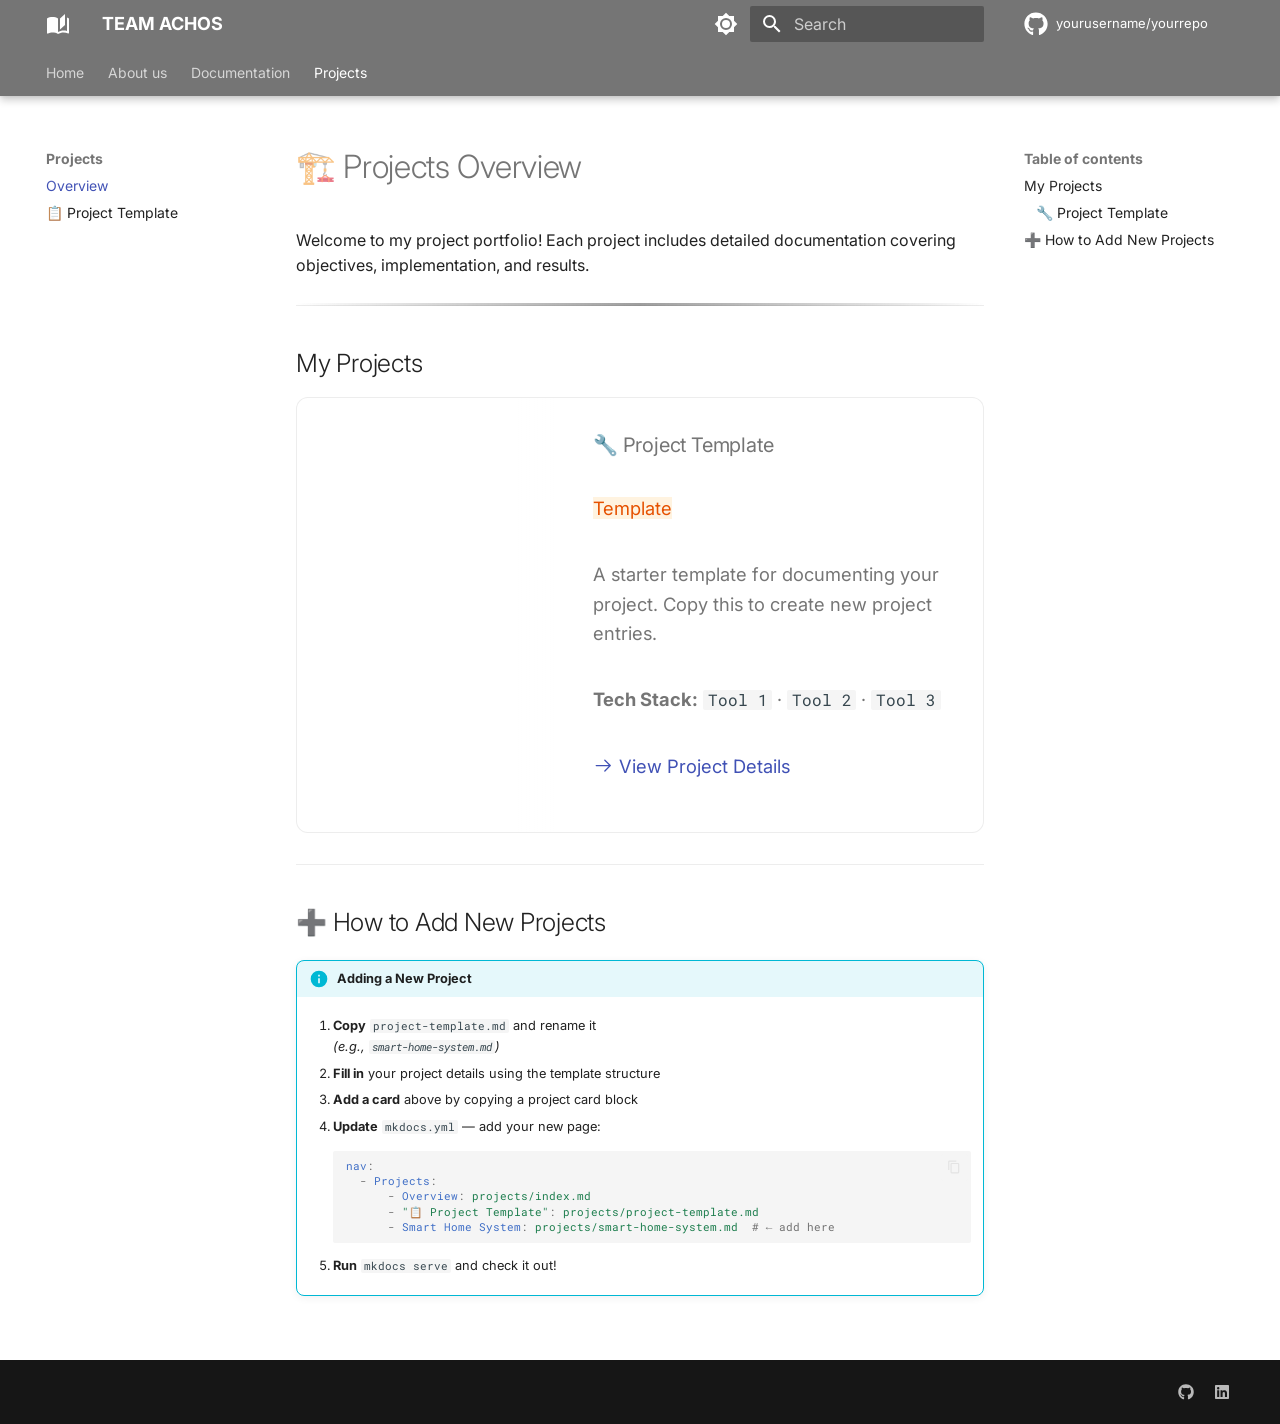
<file: projects/index.html>
<!doctype html>
<html lang="en" class="no-js">
  <head>
    
      <meta charset="utf-8">
      <meta name="viewport" content="width=device-width,initial-scale=1">
      
        <meta name="description" content="A personal documentation site for showcasing work, learning, and projects.">
      
      
        <meta name="author" content="Your Name">
      
      
        <link rel="canonical" href="https://yourusername.github.io/yourrepo/projects/">
      
      
        <link rel="prev" href="../documentation/mooncamp1st/">
      
      
        <link rel="next" href="project-template/">
      
      
        
      
      
      <link rel="icon" href="../assets/images/favicon.png">
      <meta name="generator" content="mkdocs-1.6.1, mkdocs-material-9.7.6">
    
    
      
        <title>Projects - TEAM ACHOS</title>
      
    
    
      <link rel="stylesheet" href="../assets/stylesheets/main.484c7ddc.min.css">
      
        
        <link rel="stylesheet" href="../assets/stylesheets/palette.ab4e12ef.min.css">
      
      


    
    
      
    
    
      
        
        
        <link rel="preconnect" href="https://fonts.gstatic.com" crossorigin>
        <link rel="stylesheet" href="https://fonts.googleapis.com/css?family=Inter:300,300i,400,400i,700,700i%7CRoboto+Mono:400,400i,700,700i&display=fallback">
        <style>:root{--md-text-font:"Inter";--md-code-font:"Roboto Mono"}</style>
      
    
    
      <link rel="stylesheet" href="../stylesheets/extra.css">
    
    <script>__md_scope=new URL("..",location),__md_hash=e=>[...e].reduce(((e,_)=>(e<<5)-e+_.charCodeAt(0)),0),__md_get=(e,_=localStorage,t=__md_scope)=>JSON.parse(_.getItem(t.pathname+"."+e)),__md_set=(e,_,t=localStorage,a=__md_scope)=>{try{t.setItem(a.pathname+"."+e,JSON.stringify(_))}catch(e){}}</script>
    
      

    
    
  </head>
  
  
    
    
      
    
    
    
    
    <body dir="ltr" data-md-color-scheme="default" data-md-color-primary="grey" data-md-color-accent="teal">
  
    
    <input class="md-toggle" data-md-toggle="drawer" type="checkbox" id="__drawer" autocomplete="off">
    <input class="md-toggle" data-md-toggle="search" type="checkbox" id="__search" autocomplete="off">
    <label class="md-overlay" for="__drawer"></label>
    <div data-md-component="skip">
      
        
        <a href="#projects-overview" class="md-skip">
          Skip to content
        </a>
      
    </div>
    <div data-md-component="announce">
      
    </div>
    
    
      

  

<header class="md-header md-header--shadow md-header--lifted" data-md-component="header">
  <nav class="md-header__inner md-grid" aria-label="Header">
    <a href=".." title="TEAM ACHOS" class="md-header__button md-logo" aria-label="TEAM ACHOS" data-md-component="logo">
      
  
  <svg xmlns="http://www.w3.org/2000/svg" viewBox="0 0 24 24"><path d="m19 2-5 4.5v11l5-4.5zM6.5 5C4.55 5 2.45 5.4 1 6.5v14.66c0 .25.25.5.5.5.1 0 .15-.07.25-.07 1.35-.65 3.3-1.09 4.75-1.09 1.95 0 4.05.4 5.5 1.5 1.35-.85 3.8-1.5 5.5-1.5 1.65 0 3.35.31 4.75 1.06.1.05.15.03.25.03.25 0 .5-.25.5-.5V6.5c-.6-.45-1.25-.75-2-1V19c-1.1-.35-2.3-.5-3.5-.5-1.7 0-4.15.65-5.5 1.5V6.5C10.55 5.4 8.45 5 6.5 5"/></svg>

    </a>
    <label class="md-header__button md-icon" for="__drawer">
      
      <svg xmlns="http://www.w3.org/2000/svg" viewBox="0 0 24 24"><path d="M3 6h18v2H3zm0 5h18v2H3zm0 5h18v2H3z"/></svg>
    </label>
    <div class="md-header__title" data-md-component="header-title">
      <div class="md-header__ellipsis">
        <div class="md-header__topic">
          <span class="md-ellipsis">
            TEAM ACHOS
          </span>
        </div>
        <div class="md-header__topic" data-md-component="header-topic">
          <span class="md-ellipsis">
            
              Projects
            
          </span>
        </div>
      </div>
    </div>
    
      
        <form class="md-header__option" data-md-component="palette">
  
    
    
    
    <input class="md-option" data-md-color-media="(prefers-color-scheme: light)" data-md-color-scheme="default" data-md-color-primary="grey" data-md-color-accent="teal"  aria-label="Switch to dark mode"  type="radio" name="__palette" id="__palette_0">
    
      <label class="md-header__button md-icon" title="Switch to dark mode" for="__palette_1" hidden>
        <svg xmlns="http://www.w3.org/2000/svg" viewBox="0 0 24 24"><path d="M12 8a4 4 0 0 0-4 4 4 4 0 0 0 4 4 4 4 0 0 0 4-4 4 4 0 0 0-4-4m0 10a6 6 0 0 1-6-6 6 6 0 0 1 6-6 6 6 0 0 1 6 6 6 6 0 0 1-6 6m8-9.31V4h-4.69L12 .69 8.69 4H4v4.69L.69 12 4 15.31V20h4.69L12 23.31 15.31 20H20v-4.69L23.31 12z"/></svg>
      </label>
    
  
    
    
    
    <input class="md-option" data-md-color-media="(prefers-color-scheme: dark)" data-md-color-scheme="slate" data-md-color-primary="grey" data-md-color-accent="teal"  aria-label="Switch to light mode"  type="radio" name="__palette" id="__palette_1">
    
      <label class="md-header__button md-icon" title="Switch to light mode" for="__palette_0" hidden>
        <svg xmlns="http://www.w3.org/2000/svg" viewBox="0 0 24 24"><path d="M12 18c-.89 0-1.74-.2-2.5-.55C11.56 16.5 13 14.42 13 12s-1.44-4.5-3.5-5.45C10.26 6.2 11.11 6 12 6a6 6 0 0 1 6 6 6 6 0 0 1-6 6m8-9.31V4h-4.69L12 .69 8.69 4H4v4.69L.69 12 4 15.31V20h4.69L12 23.31 15.31 20H20v-4.69L23.31 12z"/></svg>
      </label>
    
  
</form>
      
    
    
      <script>var palette=__md_get("__palette");if(palette&&palette.color){if("(prefers-color-scheme)"===palette.color.media){var media=matchMedia("(prefers-color-scheme: light)"),input=document.querySelector(media.matches?"[data-md-color-media='(prefers-color-scheme: light)']":"[data-md-color-media='(prefers-color-scheme: dark)']");palette.color.media=input.getAttribute("data-md-color-media"),palette.color.scheme=input.getAttribute("data-md-color-scheme"),palette.color.primary=input.getAttribute("data-md-color-primary"),palette.color.accent=input.getAttribute("data-md-color-accent")}for(var[key,value]of Object.entries(palette.color))document.body.setAttribute("data-md-color-"+key,value)}</script>
    
    
    
      
      
        <label class="md-header__button md-icon" for="__search">
          
          <svg xmlns="http://www.w3.org/2000/svg" viewBox="0 0 24 24"><path d="M9.5 3A6.5 6.5 0 0 1 16 9.5c0 1.61-.59 3.09-1.56 4.23l.27.27h.79l5 5-1.5 1.5-5-5v-.79l-.27-.27A6.52 6.52 0 0 1 9.5 16 6.5 6.5 0 0 1 3 9.5 6.5 6.5 0 0 1 9.5 3m0 2C7 5 5 7 5 9.5S7 14 9.5 14 14 12 14 9.5 12 5 9.5 5"/></svg>
        </label>
        <div class="md-search" data-md-component="search" role="dialog">
  <label class="md-search__overlay" for="__search"></label>
  <div class="md-search__inner" role="search">
    <form class="md-search__form" name="search">
      <input type="text" class="md-search__input" name="query" aria-label="Search" placeholder="Search" autocapitalize="off" autocorrect="off" autocomplete="off" spellcheck="false" data-md-component="search-query" required>
      <label class="md-search__icon md-icon" for="__search">
        
        <svg xmlns="http://www.w3.org/2000/svg" viewBox="0 0 24 24"><path d="M9.5 3A6.5 6.5 0 0 1 16 9.5c0 1.61-.59 3.09-1.56 4.23l.27.27h.79l5 5-1.5 1.5-5-5v-.79l-.27-.27A6.52 6.52 0 0 1 9.5 16 6.5 6.5 0 0 1 3 9.5 6.5 6.5 0 0 1 9.5 3m0 2C7 5 5 7 5 9.5S7 14 9.5 14 14 12 14 9.5 12 5 9.5 5"/></svg>
        
        <svg xmlns="http://www.w3.org/2000/svg" viewBox="0 0 24 24"><path d="M20 11v2H8l5.5 5.5-1.42 1.42L4.16 12l7.92-7.92L13.5 5.5 8 11z"/></svg>
      </label>
      <nav class="md-search__options" aria-label="Search">
        
        <button type="reset" class="md-search__icon md-icon" title="Clear" aria-label="Clear" tabindex="-1">
          
          <svg xmlns="http://www.w3.org/2000/svg" viewBox="0 0 24 24"><path d="M19 6.41 17.59 5 12 10.59 6.41 5 5 6.41 10.59 12 5 17.59 6.41 19 12 13.41 17.59 19 19 17.59 13.41 12z"/></svg>
        </button>
      </nav>
      
        <div class="md-search__suggest" data-md-component="search-suggest"></div>
      
    </form>
    <div class="md-search__output">
      <div class="md-search__scrollwrap" tabindex="0" data-md-scrollfix>
        <div class="md-search-result" data-md-component="search-result">
          <div class="md-search-result__meta">
            Initializing search
          </div>
          <ol class="md-search-result__list" role="presentation"></ol>
        </div>
      </div>
    </div>
  </div>
</div>
      
    
    
      <div class="md-header__source">
        <a href="https://github.com/yourusername/yourrepo" title="Go to repository" class="md-source" data-md-component="source">
  <div class="md-source__icon md-icon">
    
    <svg xmlns="http://www.w3.org/2000/svg" viewBox="0 0 512 512"><!--! Font Awesome Free 7.1.0 by @fontawesome - https://fontawesome.com License - https://fontawesome.com/license/free (Icons: CC BY 4.0, Fonts: SIL OFL 1.1, Code: MIT License) Copyright 2025 Fonticons, Inc.--><path d="M173.9 397.4c0 2-2.3 3.6-5.2 3.6-3.3.3-5.6-1.3-5.6-3.6 0-2 2.3-3.6 5.2-3.6 3-.3 5.6 1.3 5.6 3.6m-31.1-4.5c-.7 2 1.3 4.3 4.3 4.9 2.6 1 5.6 0 6.2-2s-1.3-4.3-4.3-5.2c-2.6-.7-5.5.3-6.2 2.3m44.2-1.7c-2.9.7-4.9 2.6-4.6 4.9.3 2 2.9 3.3 5.9 2.6 2.9-.7 4.9-2.6 4.6-4.6-.3-1.9-3-3.2-5.9-2.9M252.8 8C114.1 8 8 113.3 8 252c0 110.9 69.8 205.8 169.5 239.2 12.8 2.3 17.3-5.6 17.3-12.1 0-6.2-.3-40.4-.3-61.4 0 0-70 15-84.7-29.8 0 0-11.4-29.1-27.8-36.6 0 0-22.9-15.7 1.6-15.4 0 0 24.9 2 38.6 25.8 21.9 38.6 58.6 27.5 72.9 20.9 2.3-16 8.8-27.1 16-33.7-55.9-6.2-112.3-14.3-112.3-110.5 0-27.5 7.6-41.3 23.6-58.9-2.6-6.5-11.1-33.3 2.6-67.9 20.9-6.5 69 27 69 27 20-5.6 41.5-8.5 62.8-8.5s42.8 2.9 62.8 8.5c0 0 48.1-33.6 69-27 13.7 34.7 5.2 61.4 2.6 67.9 16 17.7 25.8 31.5 25.8 58.9 0 96.5-58.9 104.2-114.8 110.5 9.2 7.9 17 22.9 17 46.4 0 33.7-.3 75.4-.3 83.6 0 6.5 4.6 14.4 17.3 12.1C436.2 457.8 504 362.9 504 252 504 113.3 391.5 8 252.8 8M105.2 352.9c-1.3 1-1 3.3.7 5.2 1.6 1.6 3.9 2.3 5.2 1 1.3-1 1-3.3-.7-5.2-1.6-1.6-3.9-2.3-5.2-1m-10.8-8.1c-.7 1.3.3 2.9 2.3 3.9 1.6 1 3.6.7 4.3-.7.7-1.3-.3-2.9-2.3-3.9-2-.6-3.6-.3-4.3.7m32.4 35.6c-1.6 1.3-1 4.3 1.3 6.2 2.3 2.3 5.2 2.6 6.5 1 1.3-1.3.7-4.3-1.3-6.2-2.2-2.3-5.2-2.6-6.5-1m-11.4-14.7c-1.6 1-1.6 3.6 0 5.9s4.3 3.3 5.6 2.3c1.6-1.3 1.6-3.9 0-6.2-1.4-2.3-4-3.3-5.6-2"/></svg>
  </div>
  <div class="md-source__repository">
    yourusername/yourrepo
  </div>
</a>
      </div>
    
  </nav>
  
    
      
<nav class="md-tabs" aria-label="Tabs" data-md-component="tabs">
  <div class="md-grid">
    <ul class="md-tabs__list">
      
        
  
  
  
  
    
    
      <li class="md-tabs__item">
        <a href=".." class="md-tabs__link">
          
  
  
  Home

        </a>
      </li>
    
  

      
        
  
  
  
  
    
    
      <li class="md-tabs__item">
        <a href="../about/" class="md-tabs__link">
          
  
  
  About us

        </a>
      </li>
    
  

      
        
  
  
  
  
    
    
      <li class="md-tabs__item">
        <a href="../documentation/" class="md-tabs__link">
          
  
  
  Documentation

        </a>
      </li>
    
  

      
        
  
  
  
    
  
  
    
    
      <li class="md-tabs__item md-tabs__item--active">
        <a href="./" class="md-tabs__link">
          
  
  
  Projects

        </a>
      </li>
    
  

      
    </ul>
  </div>
</nav>
    
  
</header>
    
    <div class="md-container" data-md-component="container">
      
      
        
      
      <main class="md-main" data-md-component="main">
        <div class="md-main__inner md-grid">
          
            
              
              <div class="md-sidebar md-sidebar--primary" data-md-component="sidebar" data-md-type="navigation" >
                <div class="md-sidebar__scrollwrap">
                  <div class="md-sidebar__inner">
                    


  


<nav class="md-nav md-nav--primary md-nav--lifted" aria-label="Navigation" data-md-level="0">
  <label class="md-nav__title" for="__drawer">
    <a href=".." title="TEAM ACHOS" class="md-nav__button md-logo" aria-label="TEAM ACHOS" data-md-component="logo">
      
  
  <svg xmlns="http://www.w3.org/2000/svg" viewBox="0 0 24 24"><path d="m19 2-5 4.5v11l5-4.5zM6.5 5C4.55 5 2.45 5.4 1 6.5v14.66c0 .25.25.5.5.5.1 0 .15-.07.25-.07 1.35-.65 3.3-1.09 4.75-1.09 1.95 0 4.05.4 5.5 1.5 1.35-.85 3.8-1.5 5.5-1.5 1.65 0 3.35.31 4.75 1.06.1.05.15.03.25.03.25 0 .5-.25.5-.5V6.5c-.6-.45-1.25-.75-2-1V19c-1.1-.35-2.3-.5-3.5-.5-1.7 0-4.15.65-5.5 1.5V6.5C10.55 5.4 8.45 5 6.5 5"/></svg>

    </a>
    TEAM ACHOS
  </label>
  
    <div class="md-nav__source">
      <a href="https://github.com/yourusername/yourrepo" title="Go to repository" class="md-source" data-md-component="source">
  <div class="md-source__icon md-icon">
    
    <svg xmlns="http://www.w3.org/2000/svg" viewBox="0 0 512 512"><!--! Font Awesome Free 7.1.0 by @fontawesome - https://fontawesome.com License - https://fontawesome.com/license/free (Icons: CC BY 4.0, Fonts: SIL OFL 1.1, Code: MIT License) Copyright 2025 Fonticons, Inc.--><path d="M173.9 397.4c0 2-2.3 3.6-5.2 3.6-3.3.3-5.6-1.3-5.6-3.6 0-2 2.3-3.6 5.2-3.6 3-.3 5.6 1.3 5.6 3.6m-31.1-4.5c-.7 2 1.3 4.3 4.3 4.9 2.6 1 5.6 0 6.2-2s-1.3-4.3-4.3-5.2c-2.6-.7-5.5.3-6.2 2.3m44.2-1.7c-2.9.7-4.9 2.6-4.6 4.9.3 2 2.9 3.3 5.9 2.6 2.9-.7 4.9-2.6 4.6-4.6-.3-1.9-3-3.2-5.9-2.9M252.8 8C114.1 8 8 113.3 8 252c0 110.9 69.8 205.8 169.5 239.2 12.8 2.3 17.3-5.6 17.3-12.1 0-6.2-.3-40.4-.3-61.4 0 0-70 15-84.7-29.8 0 0-11.4-29.1-27.8-36.6 0 0-22.9-15.7 1.6-15.4 0 0 24.9 2 38.6 25.8 21.9 38.6 58.6 27.5 72.9 20.9 2.3-16 8.8-27.1 16-33.7-55.9-6.2-112.3-14.3-112.3-110.5 0-27.5 7.6-41.3 23.6-58.9-2.6-6.5-11.1-33.3 2.6-67.9 20.9-6.5 69 27 69 27 20-5.6 41.5-8.5 62.8-8.5s42.8 2.9 62.8 8.5c0 0 48.1-33.6 69-27 13.7 34.7 5.2 61.4 2.6 67.9 16 17.7 25.8 31.5 25.8 58.9 0 96.5-58.9 104.2-114.8 110.5 9.2 7.9 17 22.9 17 46.4 0 33.7-.3 75.4-.3 83.6 0 6.5 4.6 14.4 17.3 12.1C436.2 457.8 504 362.9 504 252 504 113.3 391.5 8 252.8 8M105.2 352.9c-1.3 1-1 3.3.7 5.2 1.6 1.6 3.9 2.3 5.2 1 1.3-1 1-3.3-.7-5.2-1.6-1.6-3.9-2.3-5.2-1m-10.8-8.1c-.7 1.3.3 2.9 2.3 3.9 1.6 1 3.6.7 4.3-.7.7-1.3-.3-2.9-2.3-3.9-2-.6-3.6-.3-4.3.7m32.4 35.6c-1.6 1.3-1 4.3 1.3 6.2 2.3 2.3 5.2 2.6 6.5 1 1.3-1.3.7-4.3-1.3-6.2-2.2-2.3-5.2-2.6-6.5-1m-11.4-14.7c-1.6 1-1.6 3.6 0 5.9s4.3 3.3 5.6 2.3c1.6-1.3 1.6-3.9 0-6.2-1.4-2.3-4-3.3-5.6-2"/></svg>
  </div>
  <div class="md-source__repository">
    yourusername/yourrepo
  </div>
</a>
    </div>
  
  <ul class="md-nav__list" data-md-scrollfix>
    
      
      
  
  
  
  
    
    
    
    
      
      
        
      
    
    
    <li class="md-nav__item md-nav__item--nested">
      
        
        
          
        
        <input class="md-nav__toggle md-toggle md-toggle--indeterminate" type="checkbox" id="__nav_1" >
        
          
          <label class="md-nav__link" for="__nav_1" id="__nav_1_label" tabindex="0">
            
  
  
  <span class="md-ellipsis">
    
  
    Home
  

    
  </span>
  
  

            <span class="md-nav__icon md-icon"></span>
          </label>
        
        <nav class="md-nav" data-md-level="1" aria-labelledby="__nav_1_label" aria-expanded="false">
          <label class="md-nav__title" for="__nav_1">
            <span class="md-nav__icon md-icon"></span>
            
  
    Home
  

          </label>
          <ul class="md-nav__list" data-md-scrollfix>
            
              
                
  
  
  
  
    <li class="md-nav__item">
      <a href=".." class="md-nav__link">
        
  
  
  <span class="md-ellipsis">
    
  
    Welcome
  

    
  </span>
  
  

      </a>
    </li>
  

              
            
          </ul>
        </nav>
      
    </li>
  

    
      
      
  
  
  
  
    
    
    
    
      
      
        
      
    
    
    <li class="md-nav__item md-nav__item--nested">
      
        
        
          
        
        <input class="md-nav__toggle md-toggle md-toggle--indeterminate" type="checkbox" id="__nav_2" >
        
          
          <label class="md-nav__link" for="__nav_2" id="__nav_2_label" tabindex="0">
            
  
  
  <span class="md-ellipsis">
    
  
    About us
  

    
  </span>
  
  

            <span class="md-nav__icon md-icon"></span>
          </label>
        
        <nav class="md-nav" data-md-level="1" aria-labelledby="__nav_2_label" aria-expanded="false">
          <label class="md-nav__title" for="__nav_2">
            <span class="md-nav__icon md-icon"></span>
            
  
    About us
  

          </label>
          <ul class="md-nav__list" data-md-scrollfix>
            
              
                
  
  
  
  
    <li class="md-nav__item">
      <a href="../about/" class="md-nav__link">
        
  
  
  <span class="md-ellipsis">
    
  
    Introduction
  

    
  </span>
  
  

      </a>
    </li>
  

              
            
          </ul>
        </nav>
      
    </li>
  

    
      
      
  
  
  
  
    
    
    
    
      
      
        
      
    
    
    <li class="md-nav__item md-nav__item--nested">
      
        
        
          
        
        <input class="md-nav__toggle md-toggle md-toggle--indeterminate" type="checkbox" id="__nav_3" >
        
          
          <label class="md-nav__link" for="__nav_3" id="__nav_3_label" tabindex="0">
            
  
  
  <span class="md-ellipsis">
    
  
    Documentation
  

    
  </span>
  
  

            <span class="md-nav__icon md-icon"></span>
          </label>
        
        <nav class="md-nav" data-md-level="1" aria-labelledby="__nav_3_label" aria-expanded="false">
          <label class="md-nav__title" for="__nav_3">
            <span class="md-nav__icon md-icon"></span>
            
  
    Documentation
  

          </label>
          <ul class="md-nav__list" data-md-scrollfix>
            
              
                
  
  
  
  
    <li class="md-nav__item">
      <a href="../documentation/" class="md-nav__link">
        
  
  
  <span class="md-ellipsis">
    
  
    Overview
  

    
  </span>
  
  

      </a>
    </li>
  

              
            
              
                
  
  
  
  
    <li class="md-nav__item">
      <a href="../documentation/mooncamp1st/" class="md-nav__link">
        
  
  
  <span class="md-ellipsis">
    
  
    mooncamp1st.md
  

    
  </span>
  
  

      </a>
    </li>
  

              
            
          </ul>
        </nav>
      
    </li>
  

    
      
      
  
  
    
  
  
  
    
    
    
    
      
        
        
      
      
        
      
    
    
    <li class="md-nav__item md-nav__item--active md-nav__item--section md-nav__item--nested">
      
        
        
        <input class="md-nav__toggle md-toggle " type="checkbox" id="__nav_4" checked>
        
          
          <label class="md-nav__link" for="__nav_4" id="__nav_4_label" tabindex="">
            
  
  
  <span class="md-ellipsis">
    
  
    Projects
  

    
  </span>
  
  

            <span class="md-nav__icon md-icon"></span>
          </label>
        
        <nav class="md-nav" data-md-level="1" aria-labelledby="__nav_4_label" aria-expanded="true">
          <label class="md-nav__title" for="__nav_4">
            <span class="md-nav__icon md-icon"></span>
            
  
    Projects
  

          </label>
          <ul class="md-nav__list" data-md-scrollfix>
            
              
                
  
  
    
  
  
  
    <li class="md-nav__item md-nav__item--active">
      
      <input class="md-nav__toggle md-toggle" type="checkbox" id="__toc">
      
      
        
      
      
        <label class="md-nav__link md-nav__link--active" for="__toc">
          
  
  
  <span class="md-ellipsis">
    
  
    Overview
  

    
  </span>
  
  

          <span class="md-nav__icon md-icon"></span>
        </label>
      
      <a href="./" class="md-nav__link md-nav__link--active">
        
  
  
  <span class="md-ellipsis">
    
  
    Overview
  

    
  </span>
  
  

      </a>
      
        

<nav class="md-nav md-nav--secondary" aria-label="Table of contents">
  
  
  
    
  
  
    <label class="md-nav__title" for="__toc">
      <span class="md-nav__icon md-icon"></span>
      Table of contents
    </label>
    <ul class="md-nav__list" data-md-component="toc" data-md-scrollfix>
      
        <li class="md-nav__item">
  <a href="#my-projects" class="md-nav__link">
    <span class="md-ellipsis">
      
        My Projects
      
    </span>
  </a>
  
    <nav class="md-nav" aria-label="My Projects">
      <ul class="md-nav__list">
        
          <li class="md-nav__item">
  <a href="#project-template" class="md-nav__link">
    <span class="md-ellipsis">
      
        🔧 Project Template
      
    </span>
  </a>
  
</li>
        
      </ul>
    </nav>
  
</li>
      
        <li class="md-nav__item">
  <a href="#how-to-add-new-projects" class="md-nav__link">
    <span class="md-ellipsis">
      
        ➕ How to Add New Projects
      
    </span>
  </a>
  
</li>
      
    </ul>
  
</nav>
      
    </li>
  

              
            
              
                
  
  
  
  
    <li class="md-nav__item">
      <a href="project-template/" class="md-nav__link">
        
  
  
  <span class="md-ellipsis">
    
  
    📋 Project Template
  

    
  </span>
  
  

      </a>
    </li>
  

              
            
          </ul>
        </nav>
      
    </li>
  

    
  </ul>
</nav>
                  </div>
                </div>
              </div>
            
            
              
              <div class="md-sidebar md-sidebar--secondary" data-md-component="sidebar" data-md-type="toc" >
                <div class="md-sidebar__scrollwrap">
                  <div class="md-sidebar__inner">
                    

<nav class="md-nav md-nav--secondary" aria-label="Table of contents">
  
  
  
    
  
  
    <label class="md-nav__title" for="__toc">
      <span class="md-nav__icon md-icon"></span>
      Table of contents
    </label>
    <ul class="md-nav__list" data-md-component="toc" data-md-scrollfix>
      
        <li class="md-nav__item">
  <a href="#my-projects" class="md-nav__link">
    <span class="md-ellipsis">
      
        My Projects
      
    </span>
  </a>
  
    <nav class="md-nav" aria-label="My Projects">
      <ul class="md-nav__list">
        
          <li class="md-nav__item">
  <a href="#project-template" class="md-nav__link">
    <span class="md-ellipsis">
      
        🔧 Project Template
      
    </span>
  </a>
  
</li>
        
      </ul>
    </nav>
  
</li>
      
        <li class="md-nav__item">
  <a href="#how-to-add-new-projects" class="md-nav__link">
    <span class="md-ellipsis">
      
        ➕ How to Add New Projects
      
    </span>
  </a>
  
</li>
      
    </ul>
  
</nav>
                  </div>
                </div>
              </div>
            
          
          
            <div class="md-content" data-md-component="content">
              
              <article class="md-content__inner md-typeset">
                
                  


  
  


<h1 id="projects-overview">🏗️ Projects Overview<a class="headerlink" href="#projects-overview" title="Permanent link">&para;</a></h1>
<p>Welcome to my project portfolio! Each project includes detailed documentation
covering objectives, implementation, and results.</p>
<hr class="section-divider">

<h2 id="my-projects">My Projects<a class="headerlink" href="#my-projects" title="Permanent link">&para;</a></h2>
<!-- ============================================================
     INSTRUCTIONS: Each project card has an image on the left.
     Replace YOUR_FILE_ID with your Google Drive image File ID.
     ============================================================ -->

<div class="project-card-horizontal">
<div class="project-card-image" style="background-image: url('https://drive.google.com/thumbnail?id=1lJF64u4UmLNtrHdB5WT4IilpH4-UBSXz&amp;sz=w600');"></div>
<div class="project-card-content">
<h3 id="project-template">🔧 Project Template<a class="headerlink" href="#project-template" title="Permanent link">&para;</a></h3>
<p><span class="status-badge in-progress">Template</span></p>
<p>A starter template for documenting your project. Copy this to create new project entries.</p>
<p><strong>Tech Stack:</strong> <code>Tool 1</code> · <code>Tool 2</code> · <code>Tool 3</code></p>
<p><a href="project-template/"><span class="twemoji"><svg xmlns="http://www.w3.org/2000/svg" viewBox="0 0 24 24"><path d="M13.22 19.03a.75.75 0 0 1 0-1.06L18.19 13H3.75a.75.75 0 0 1 0-1.5h14.44l-4.97-4.97a.749.749 0 0 1 .326-1.275.75.75 0 0 1 .734.215l6.25 6.25a.75.75 0 0 1 0 1.06l-6.25 6.25a.75.75 0 0 1-1.06 0"/></svg></span> View Project Details</a></p>
</div>
</div>
<!-- ── Copy the block below for each new project ──────────── -->
<!--
<div class="project-card-horizontal" markdown>
<div class="project-card-image" style="background-image: url('https://drive.google.com/thumbnail?id=YOUR_FILE_ID&sz=w600');"></div>
<div class="project-card-content" markdown>

### 🚀 Your Project Name

<span class="status-badge completed">Completed</span>

Brief description of what this project does and why it matters.

**Tech Stack:** `Python` · `Arduino` · `3D Printing`

[:octicons-arrow-right-24: View Project Details](your-project.md)

</div>
</div>
-->

<hr />
<h2 id="how-to-add-new-projects">➕ How to Add New Projects<a class="headerlink" href="#how-to-add-new-projects" title="Permanent link">&para;</a></h2>
<div class="admonition info">
<p class="admonition-title">Adding a New Project</p>
<ol>
<li>
<p><strong>Copy</strong> <code>project-template.md</code> and rename it<br />
<em>(e.g., <code>smart-home-system.md</code>)</em></p>
</li>
<li>
<p><strong>Fill in</strong> your project details using the template structure</p>
</li>
<li>
<p><strong>Add a card</strong> above by copying a project card block</p>
</li>
<li>
<p><strong>Update</strong> <code>mkdocs.yml</code> — add your new page:</p>
<div class="language-yaml highlight"><pre><span></span><code><span id="__span-0-1"><a id="__codelineno-0-1" name="__codelineno-0-1" href="#__codelineno-0-1"></a><span class="nt">nav</span><span class="p">:</span>
</span><span id="__span-0-2"><a id="__codelineno-0-2" name="__codelineno-0-2" href="#__codelineno-0-2"></a><span class="w">  </span><span class="p p-Indicator">-</span><span class="w"> </span><span class="nt">Projects</span><span class="p">:</span>
</span><span id="__span-0-3"><a id="__codelineno-0-3" name="__codelineno-0-3" href="#__codelineno-0-3"></a><span class="w">      </span><span class="p p-Indicator">-</span><span class="w"> </span><span class="nt">Overview</span><span class="p">:</span><span class="w"> </span><span class="l l-Scalar l-Scalar-Plain">projects/index.md</span>
</span><span id="__span-0-4"><a id="__codelineno-0-4" name="__codelineno-0-4" href="#__codelineno-0-4"></a><span class="w">      </span><span class="p p-Indicator">-</span><span class="w"> </span><span class="s">&quot;📋</span><span class="nv"> </span><span class="s">Project</span><span class="nv"> </span><span class="s">Template&quot;</span><span class="p p-Indicator">:</span><span class="w"> </span><span class="l l-Scalar l-Scalar-Plain">projects/project-template.md</span>
</span><span id="__span-0-5"><a id="__codelineno-0-5" name="__codelineno-0-5" href="#__codelineno-0-5"></a><span class="w">      </span><span class="p p-Indicator">-</span><span class="w"> </span><span class="nt">Smart Home System</span><span class="p">:</span><span class="w"> </span><span class="l l-Scalar l-Scalar-Plain">projects/smart-home-system.md</span><span class="w">  </span><span class="c1"># ← add here</span>
</span></code></pre></div>
</li>
<li>
<p><strong>Run</strong> <code>mkdocs serve</code> and check it out!</p>
</li>
</ol>
</div>







  
  






                
              </article>
            </div>
          
          
  <script>var tabs=__md_get("__tabs");if(Array.isArray(tabs))e:for(var set of document.querySelectorAll(".tabbed-set")){var labels=set.querySelector(".tabbed-labels");for(var tab of tabs)for(var label of labels.getElementsByTagName("label"))if(label.innerText.trim()===tab){var input=document.getElementById(label.htmlFor);input.checked=!0;continue e}}</script>

<script>var target=document.getElementById(location.hash.slice(1));target&&target.name&&(target.checked=target.name.startsWith("__tabbed_"))</script>
        </div>
        
          <button type="button" class="md-top md-icon" data-md-component="top" hidden>
  
  <svg xmlns="http://www.w3.org/2000/svg" viewBox="0 0 24 24"><path d="M13 20h-2V8l-5.5 5.5-1.42-1.42L12 4.16l7.92 7.92-1.42 1.42L13 8z"/></svg>
  Back to top
</button>
        
      </main>
      
        <footer class="md-footer">
  
  <div class="md-footer-meta md-typeset">
    <div class="md-footer-meta__inner md-grid">
      <div class="md-copyright">
  
  
</div>
      
        
<div class="md-social">
  
    
    
    
    
    <a href="https://github.com/yourusername" target="_blank" rel="noopener" title="GitHub" class="md-social__link">
      <svg xmlns="http://www.w3.org/2000/svg" viewBox="0 0 512 512"><!--! Font Awesome Free 7.1.0 by @fontawesome - https://fontawesome.com License - https://fontawesome.com/license/free (Icons: CC BY 4.0, Fonts: SIL OFL 1.1, Code: MIT License) Copyright 2025 Fonticons, Inc.--><path d="M173.9 397.4c0 2-2.3 3.6-5.2 3.6-3.3.3-5.6-1.3-5.6-3.6 0-2 2.3-3.6 5.2-3.6 3-.3 5.6 1.3 5.6 3.6m-31.1-4.5c-.7 2 1.3 4.3 4.3 4.9 2.6 1 5.6 0 6.2-2s-1.3-4.3-4.3-5.2c-2.6-.7-5.5.3-6.2 2.3m44.2-1.7c-2.9.7-4.9 2.6-4.6 4.9.3 2 2.9 3.3 5.9 2.6 2.9-.7 4.9-2.6 4.6-4.6-.3-1.9-3-3.2-5.9-2.9M252.8 8C114.1 8 8 113.3 8 252c0 110.9 69.8 205.8 169.5 239.2 12.8 2.3 17.3-5.6 17.3-12.1 0-6.2-.3-40.4-.3-61.4 0 0-70 15-84.7-29.8 0 0-11.4-29.1-27.8-36.6 0 0-22.9-15.7 1.6-15.4 0 0 24.9 2 38.6 25.8 21.9 38.6 58.6 27.5 72.9 20.9 2.3-16 8.8-27.1 16-33.7-55.9-6.2-112.3-14.3-112.3-110.5 0-27.5 7.6-41.3 23.6-58.9-2.6-6.5-11.1-33.3 2.6-67.9 20.9-6.5 69 27 69 27 20-5.6 41.5-8.5 62.8-8.5s42.8 2.9 62.8 8.5c0 0 48.1-33.6 69-27 13.7 34.7 5.2 61.4 2.6 67.9 16 17.7 25.8 31.5 25.8 58.9 0 96.5-58.9 104.2-114.8 110.5 9.2 7.9 17 22.9 17 46.4 0 33.7-.3 75.4-.3 83.6 0 6.5 4.6 14.4 17.3 12.1C436.2 457.8 504 362.9 504 252 504 113.3 391.5 8 252.8 8M105.2 352.9c-1.3 1-1 3.3.7 5.2 1.6 1.6 3.9 2.3 5.2 1 1.3-1 1-3.3-.7-5.2-1.6-1.6-3.9-2.3-5.2-1m-10.8-8.1c-.7 1.3.3 2.9 2.3 3.9 1.6 1 3.6.7 4.3-.7.7-1.3-.3-2.9-2.3-3.9-2-.6-3.6-.3-4.3.7m32.4 35.6c-1.6 1.3-1 4.3 1.3 6.2 2.3 2.3 5.2 2.6 6.5 1 1.3-1.3.7-4.3-1.3-6.2-2.2-2.3-5.2-2.6-6.5-1m-11.4-14.7c-1.6 1-1.6 3.6 0 5.9s4.3 3.3 5.6 2.3c1.6-1.3 1.6-3.9 0-6.2-1.4-2.3-4-3.3-5.6-2"/></svg>
    </a>
  
    
    
    
    
    <a href="https://linkedin.com/in/yourusername" target="_blank" rel="noopener" title="LinkedIn" class="md-social__link">
      <svg xmlns="http://www.w3.org/2000/svg" viewBox="0 0 448 512"><!--! Font Awesome Free 7.1.0 by @fontawesome - https://fontawesome.com License - https://fontawesome.com/license/free (Icons: CC BY 4.0, Fonts: SIL OFL 1.1, Code: MIT License) Copyright 2025 Fonticons, Inc.--><path d="M416 32H31.9C14.3 32 0 46.5 0 64.3v383.4C0 465.5 14.3 480 31.9 480H416c17.6 0 32-14.5 32-32.3V64.3c0-17.8-14.4-32.3-32-32.3M135.4 416H69V202.2h66.5V416zM102.2 96a38.5 38.5 0 1 1 0 77 38.5 38.5 0 1 1 0-77m282.1 320h-66.4V312c0-24.8-.5-56.7-34.5-56.7-34.6 0-39.9 27-39.9 54.9V416h-66.4V202.2h63.7v29.2h.9c8.9-16.8 30.6-34.5 62.9-34.5 67.2 0 79.7 44.3 79.7 101.9z"/></svg>
    </a>
  
</div>
      
    </div>
  </div>
</footer>
      
    </div>
    <div class="md-dialog" data-md-component="dialog">
      <div class="md-dialog__inner md-typeset"></div>
    </div>
    
      <div class="md-progress" data-md-component="progress" role="progressbar"></div>
    
    
    
      
      
      <script id="__config" type="application/json">{"annotate": null, "base": "..", "features": ["navigation.tabs", "navigation.tabs.sticky", "navigation.sections", "navigation.expand", "navigation.top", "navigation.instant", "navigation.instant.progress", "search.suggest", "search.highlight", "content.code.copy", "content.tabs.link", "toc.follow"], "search": "../assets/javascripts/workers/search.2c215733.min.js", "tags": null, "translations": {"clipboard.copied": "Copied to clipboard", "clipboard.copy": "Copy to clipboard", "search.result.more.one": "1 more on this page", "search.result.more.other": "# more on this page", "search.result.none": "No matching documents", "search.result.one": "1 matching document", "search.result.other": "# matching documents", "search.result.placeholder": "Type to start searching", "search.result.term.missing": "Missing", "select.version": "Select version"}, "version": null}</script>
    
    
      <script src="../assets/javascripts/bundle.79ae519e.min.js"></script>
      
    
  </body>
</html>
</file>
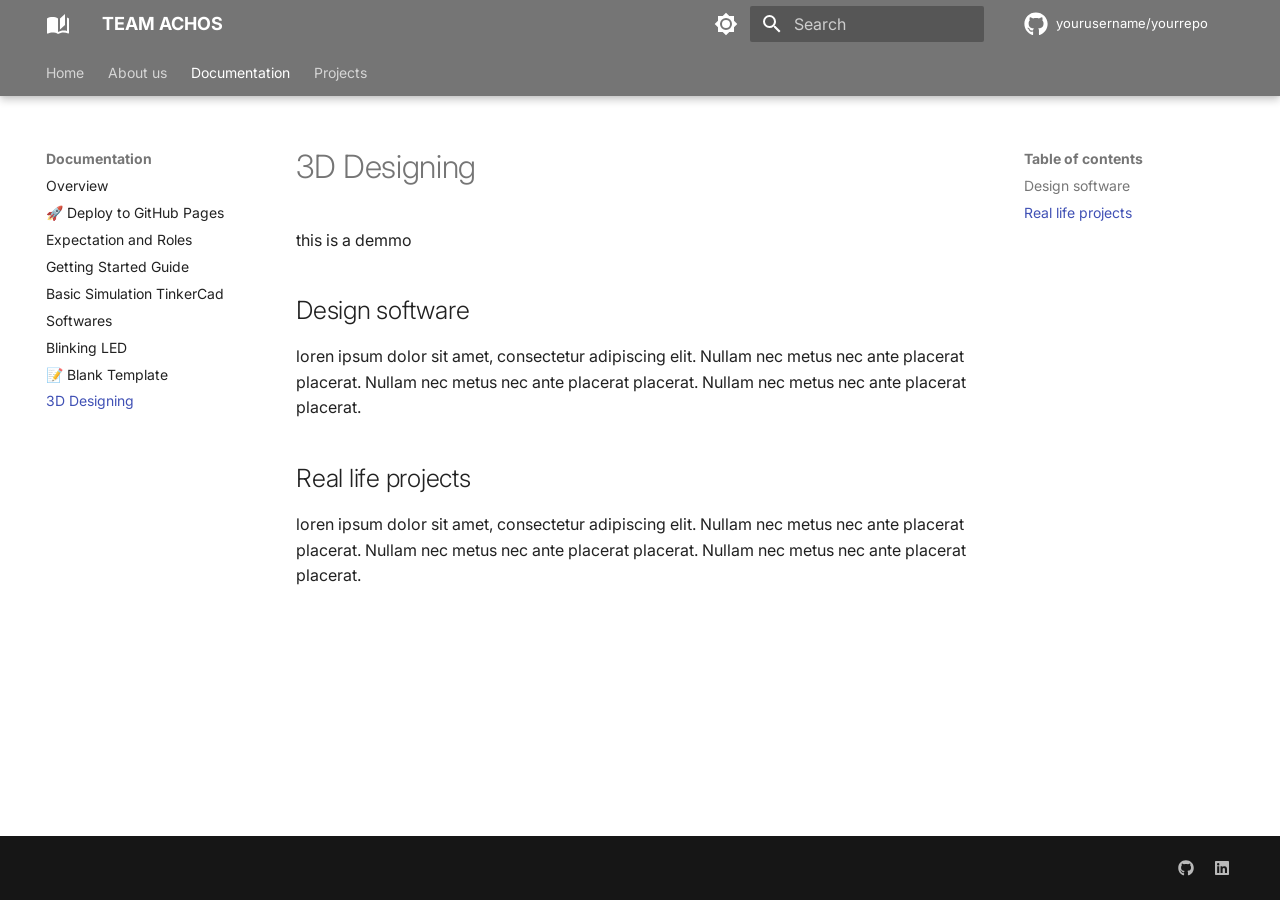
<file: documentation/3d_design/index.html>
<!doctype html>
<html lang="en" class="no-js">
  <head>
    
      <meta charset="utf-8">
      <meta name="viewport" content="width=device-width,initial-scale=1">
      
        <meta name="description" content="A personal documentation site for showcasing work, learning, and projects.">
      
      
        <meta name="author" content="Your Name">
      
      
        <link rel="canonical" href="https://yourusername.github.io/yourrepo/documentation/3d_design/">
      
      
        <link rel="prev" href="../template/">
      
      
        <link rel="next" href="../../projects/">
      
      
        
      
      
      <link rel="icon" href="../../assets/images/favicon.png">
      <meta name="generator" content="mkdocs-1.6.1, mkdocs-material-9.7.6">
    
    
      
        <title>3D Designing - TEAM ACHOS</title>
      
    
    
      <link rel="stylesheet" href="../../assets/stylesheets/main.484c7ddc.min.css">
      
        
        <link rel="stylesheet" href="../../assets/stylesheets/palette.ab4e12ef.min.css">
      
      


    
    
      
    
    
      
        
        
        <link rel="preconnect" href="https://fonts.gstatic.com" crossorigin>
        <link rel="stylesheet" href="https://fonts.googleapis.com/css?family=Inter:300,300i,400,400i,700,700i%7CRoboto+Mono:400,400i,700,700i&display=fallback">
        <style>:root{--md-text-font:"Inter";--md-code-font:"Roboto Mono"}</style>
      
    
    
      <link rel="stylesheet" href="../../stylesheets/extra.css">
    
    <script>__md_scope=new URL("../..",location),__md_hash=e=>[...e].reduce(((e,_)=>(e<<5)-e+_.charCodeAt(0)),0),__md_get=(e,_=localStorage,t=__md_scope)=>JSON.parse(_.getItem(t.pathname+"."+e)),__md_set=(e,_,t=localStorage,a=__md_scope)=>{try{t.setItem(a.pathname+"."+e,JSON.stringify(_))}catch(e){}}</script>
    
      

    
    
  </head>
  
  
    
    
      
    
    
    
    
    <body dir="ltr" data-md-color-scheme="default" data-md-color-primary="grey" data-md-color-accent="teal">
  
    
    <input class="md-toggle" data-md-toggle="drawer" type="checkbox" id="__drawer" autocomplete="off">
    <input class="md-toggle" data-md-toggle="search" type="checkbox" id="__search" autocomplete="off">
    <label class="md-overlay" for="__drawer"></label>
    <div data-md-component="skip">
      
        
        <a href="#3d-designing" class="md-skip">
          Skip to content
        </a>
      
    </div>
    <div data-md-component="announce">
      
    </div>
    
    
      

  

<header class="md-header md-header--shadow md-header--lifted" data-md-component="header">
  <nav class="md-header__inner md-grid" aria-label="Header">
    <a href="../.." title="TEAM ACHOS" class="md-header__button md-logo" aria-label="TEAM ACHOS" data-md-component="logo">
      
  
  <svg xmlns="http://www.w3.org/2000/svg" viewBox="0 0 24 24"><path d="m19 2-5 4.5v11l5-4.5zM6.5 5C4.55 5 2.45 5.4 1 6.5v14.66c0 .25.25.5.5.5.1 0 .15-.07.25-.07 1.35-.65 3.3-1.09 4.75-1.09 1.95 0 4.05.4 5.5 1.5 1.35-.85 3.8-1.5 5.5-1.5 1.65 0 3.35.31 4.75 1.06.1.05.15.03.25.03.25 0 .5-.25.5-.5V6.5c-.6-.45-1.25-.75-2-1V19c-1.1-.35-2.3-.5-3.5-.5-1.7 0-4.15.65-5.5 1.5V6.5C10.55 5.4 8.45 5 6.5 5"/></svg>

    </a>
    <label class="md-header__button md-icon" for="__drawer">
      
      <svg xmlns="http://www.w3.org/2000/svg" viewBox="0 0 24 24"><path d="M3 6h18v2H3zm0 5h18v2H3zm0 5h18v2H3z"/></svg>
    </label>
    <div class="md-header__title" data-md-component="header-title">
      <div class="md-header__ellipsis">
        <div class="md-header__topic">
          <span class="md-ellipsis">
            TEAM ACHOS
          </span>
        </div>
        <div class="md-header__topic" data-md-component="header-topic">
          <span class="md-ellipsis">
            
              3D Designing
            
          </span>
        </div>
      </div>
    </div>
    
      
        <form class="md-header__option" data-md-component="palette">
  
    
    
    
    <input class="md-option" data-md-color-media="(prefers-color-scheme: light)" data-md-color-scheme="default" data-md-color-primary="grey" data-md-color-accent="teal"  aria-label="Switch to dark mode"  type="radio" name="__palette" id="__palette_0">
    
      <label class="md-header__button md-icon" title="Switch to dark mode" for="__palette_1" hidden>
        <svg xmlns="http://www.w3.org/2000/svg" viewBox="0 0 24 24"><path d="M12 8a4 4 0 0 0-4 4 4 4 0 0 0 4 4 4 4 0 0 0 4-4 4 4 0 0 0-4-4m0 10a6 6 0 0 1-6-6 6 6 0 0 1 6-6 6 6 0 0 1 6 6 6 6 0 0 1-6 6m8-9.31V4h-4.69L12 .69 8.69 4H4v4.69L.69 12 4 15.31V20h4.69L12 23.31 15.31 20H20v-4.69L23.31 12z"/></svg>
      </label>
    
  
    
    
    
    <input class="md-option" data-md-color-media="(prefers-color-scheme: dark)" data-md-color-scheme="slate" data-md-color-primary="indigo" data-md-color-accent="teal"  aria-label="Switch to light mode"  type="radio" name="__palette" id="__palette_1">
    
      <label class="md-header__button md-icon" title="Switch to light mode" for="__palette_0" hidden>
        <svg xmlns="http://www.w3.org/2000/svg" viewBox="0 0 24 24"><path d="M12 18c-.89 0-1.74-.2-2.5-.55C11.56 16.5 13 14.42 13 12s-1.44-4.5-3.5-5.45C10.26 6.2 11.11 6 12 6a6 6 0 0 1 6 6 6 6 0 0 1-6 6m8-9.31V4h-4.69L12 .69 8.69 4H4v4.69L.69 12 4 15.31V20h4.69L12 23.31 15.31 20H20v-4.69L23.31 12z"/></svg>
      </label>
    
  
</form>
      
    
    
      <script>var palette=__md_get("__palette");if(palette&&palette.color){if("(prefers-color-scheme)"===palette.color.media){var media=matchMedia("(prefers-color-scheme: light)"),input=document.querySelector(media.matches?"[data-md-color-media='(prefers-color-scheme: light)']":"[data-md-color-media='(prefers-color-scheme: dark)']");palette.color.media=input.getAttribute("data-md-color-media"),palette.color.scheme=input.getAttribute("data-md-color-scheme"),palette.color.primary=input.getAttribute("data-md-color-primary"),palette.color.accent=input.getAttribute("data-md-color-accent")}for(var[key,value]of Object.entries(palette.color))document.body.setAttribute("data-md-color-"+key,value)}</script>
    
    
    
      
      
        <label class="md-header__button md-icon" for="__search">
          
          <svg xmlns="http://www.w3.org/2000/svg" viewBox="0 0 24 24"><path d="M9.5 3A6.5 6.5 0 0 1 16 9.5c0 1.61-.59 3.09-1.56 4.23l.27.27h.79l5 5-1.5 1.5-5-5v-.79l-.27-.27A6.52 6.52 0 0 1 9.5 16 6.5 6.5 0 0 1 3 9.5 6.5 6.5 0 0 1 9.5 3m0 2C7 5 5 7 5 9.5S7 14 9.5 14 14 12 14 9.5 12 5 9.5 5"/></svg>
        </label>
        <div class="md-search" data-md-component="search" role="dialog">
  <label class="md-search__overlay" for="__search"></label>
  <div class="md-search__inner" role="search">
    <form class="md-search__form" name="search">
      <input type="text" class="md-search__input" name="query" aria-label="Search" placeholder="Search" autocapitalize="off" autocorrect="off" autocomplete="off" spellcheck="false" data-md-component="search-query" required>
      <label class="md-search__icon md-icon" for="__search">
        
        <svg xmlns="http://www.w3.org/2000/svg" viewBox="0 0 24 24"><path d="M9.5 3A6.5 6.5 0 0 1 16 9.5c0 1.61-.59 3.09-1.56 4.23l.27.27h.79l5 5-1.5 1.5-5-5v-.79l-.27-.27A6.52 6.52 0 0 1 9.5 16 6.5 6.5 0 0 1 3 9.5 6.5 6.5 0 0 1 9.5 3m0 2C7 5 5 7 5 9.5S7 14 9.5 14 14 12 14 9.5 12 5 9.5 5"/></svg>
        
        <svg xmlns="http://www.w3.org/2000/svg" viewBox="0 0 24 24"><path d="M20 11v2H8l5.5 5.5-1.42 1.42L4.16 12l7.92-7.92L13.5 5.5 8 11z"/></svg>
      </label>
      <nav class="md-search__options" aria-label="Search">
        
        <button type="reset" class="md-search__icon md-icon" title="Clear" aria-label="Clear" tabindex="-1">
          
          <svg xmlns="http://www.w3.org/2000/svg" viewBox="0 0 24 24"><path d="M19 6.41 17.59 5 12 10.59 6.41 5 5 6.41 10.59 12 5 17.59 6.41 19 12 13.41 17.59 19 19 17.59 13.41 12z"/></svg>
        </button>
      </nav>
      
        <div class="md-search__suggest" data-md-component="search-suggest"></div>
      
    </form>
    <div class="md-search__output">
      <div class="md-search__scrollwrap" tabindex="0" data-md-scrollfix>
        <div class="md-search-result" data-md-component="search-result">
          <div class="md-search-result__meta">
            Initializing search
          </div>
          <ol class="md-search-result__list" role="presentation"></ol>
        </div>
      </div>
    </div>
  </div>
</div>
      
    
    
      <div class="md-header__source">
        <a href="https://github.com/yourusername/yourrepo" title="Go to repository" class="md-source" data-md-component="source">
  <div class="md-source__icon md-icon">
    
    <svg xmlns="http://www.w3.org/2000/svg" viewBox="0 0 512 512"><!--! Font Awesome Free 7.1.0 by @fontawesome - https://fontawesome.com License - https://fontawesome.com/license/free (Icons: CC BY 4.0, Fonts: SIL OFL 1.1, Code: MIT License) Copyright 2025 Fonticons, Inc.--><path d="M173.9 397.4c0 2-2.3 3.6-5.2 3.6-3.3.3-5.6-1.3-5.6-3.6 0-2 2.3-3.6 5.2-3.6 3-.3 5.6 1.3 5.6 3.6m-31.1-4.5c-.7 2 1.3 4.3 4.3 4.9 2.6 1 5.6 0 6.2-2s-1.3-4.3-4.3-5.2c-2.6-.7-5.5.3-6.2 2.3m44.2-1.7c-2.9.7-4.9 2.6-4.6 4.9.3 2 2.9 3.3 5.9 2.6 2.9-.7 4.9-2.6 4.6-4.6-.3-1.9-3-3.2-5.9-2.9M252.8 8C114.1 8 8 113.3 8 252c0 110.9 69.8 205.8 169.5 239.2 12.8 2.3 17.3-5.6 17.3-12.1 0-6.2-.3-40.4-.3-61.4 0 0-70 15-84.7-29.8 0 0-11.4-29.1-27.8-36.6 0 0-22.9-15.7 1.6-15.4 0 0 24.9 2 38.6 25.8 21.9 38.6 58.6 27.5 72.9 20.9 2.3-16 8.8-27.1 16-33.7-55.9-6.2-112.3-14.3-112.3-110.5 0-27.5 7.6-41.3 23.6-58.9-2.6-6.5-11.1-33.3 2.6-67.9 20.9-6.5 69 27 69 27 20-5.6 41.5-8.5 62.8-8.5s42.8 2.9 62.8 8.5c0 0 48.1-33.6 69-27 13.7 34.7 5.2 61.4 2.6 67.9 16 17.7 25.8 31.5 25.8 58.9 0 96.5-58.9 104.2-114.8 110.5 9.2 7.9 17 22.9 17 46.4 0 33.7-.3 75.4-.3 83.6 0 6.5 4.6 14.4 17.3 12.1C436.2 457.8 504 362.9 504 252 504 113.3 391.5 8 252.8 8M105.2 352.9c-1.3 1-1 3.3.7 5.2 1.6 1.6 3.9 2.3 5.2 1 1.3-1 1-3.3-.7-5.2-1.6-1.6-3.9-2.3-5.2-1m-10.8-8.1c-.7 1.3.3 2.9 2.3 3.9 1.6 1 3.6.7 4.3-.7.7-1.3-.3-2.9-2.3-3.9-2-.6-3.6-.3-4.3.7m32.4 35.6c-1.6 1.3-1 4.3 1.3 6.2 2.3 2.3 5.2 2.6 6.5 1 1.3-1.3.7-4.3-1.3-6.2-2.2-2.3-5.2-2.6-6.5-1m-11.4-14.7c-1.6 1-1.6 3.6 0 5.9s4.3 3.3 5.6 2.3c1.6-1.3 1.6-3.9 0-6.2-1.4-2.3-4-3.3-5.6-2"/></svg>
  </div>
  <div class="md-source__repository">
    yourusername/yourrepo
  </div>
</a>
      </div>
    
  </nav>
  
    
      
<nav class="md-tabs" aria-label="Tabs" data-md-component="tabs">
  <div class="md-grid">
    <ul class="md-tabs__list">
      
        
  
  
  
  
    
    
      <li class="md-tabs__item">
        <a href="../.." class="md-tabs__link">
          
  
  
  Home

        </a>
      </li>
    
  

      
        
  
  
  
  
    
    
      <li class="md-tabs__item">
        <a href="../../about/" class="md-tabs__link">
          
  
  
  About us

        </a>
      </li>
    
  

      
        
  
  
  
    
  
  
    
    
      <li class="md-tabs__item md-tabs__item--active">
        <a href="../" class="md-tabs__link">
          
  
  
  Documentation

        </a>
      </li>
    
  

      
        
  
  
  
  
    
    
      <li class="md-tabs__item">
        <a href="../../projects/" class="md-tabs__link">
          
  
  
  Projects

        </a>
      </li>
    
  

      
    </ul>
  </div>
</nav>
    
  
</header>
    
    <div class="md-container" data-md-component="container">
      
      
        
      
      <main class="md-main" data-md-component="main">
        <div class="md-main__inner md-grid">
          
            
              
              <div class="md-sidebar md-sidebar--primary" data-md-component="sidebar" data-md-type="navigation" >
                <div class="md-sidebar__scrollwrap">
                  <div class="md-sidebar__inner">
                    


  


<nav class="md-nav md-nav--primary md-nav--lifted" aria-label="Navigation" data-md-level="0">
  <label class="md-nav__title" for="__drawer">
    <a href="../.." title="TEAM ACHOS" class="md-nav__button md-logo" aria-label="TEAM ACHOS" data-md-component="logo">
      
  
  <svg xmlns="http://www.w3.org/2000/svg" viewBox="0 0 24 24"><path d="m19 2-5 4.5v11l5-4.5zM6.5 5C4.55 5 2.45 5.4 1 6.5v14.66c0 .25.25.5.5.5.1 0 .15-.07.25-.07 1.35-.65 3.3-1.09 4.75-1.09 1.95 0 4.05.4 5.5 1.5 1.35-.85 3.8-1.5 5.5-1.5 1.65 0 3.35.31 4.75 1.06.1.05.15.03.25.03.25 0 .5-.25.5-.5V6.5c-.6-.45-1.25-.75-2-1V19c-1.1-.35-2.3-.5-3.5-.5-1.7 0-4.15.65-5.5 1.5V6.5C10.55 5.4 8.45 5 6.5 5"/></svg>

    </a>
    TEAM ACHOS
  </label>
  
    <div class="md-nav__source">
      <a href="https://github.com/yourusername/yourrepo" title="Go to repository" class="md-source" data-md-component="source">
  <div class="md-source__icon md-icon">
    
    <svg xmlns="http://www.w3.org/2000/svg" viewBox="0 0 512 512"><!--! Font Awesome Free 7.1.0 by @fontawesome - https://fontawesome.com License - https://fontawesome.com/license/free (Icons: CC BY 4.0, Fonts: SIL OFL 1.1, Code: MIT License) Copyright 2025 Fonticons, Inc.--><path d="M173.9 397.4c0 2-2.3 3.6-5.2 3.6-3.3.3-5.6-1.3-5.6-3.6 0-2 2.3-3.6 5.2-3.6 3-.3 5.6 1.3 5.6 3.6m-31.1-4.5c-.7 2 1.3 4.3 4.3 4.9 2.6 1 5.6 0 6.2-2s-1.3-4.3-4.3-5.2c-2.6-.7-5.5.3-6.2 2.3m44.2-1.7c-2.9.7-4.9 2.6-4.6 4.9.3 2 2.9 3.3 5.9 2.6 2.9-.7 4.9-2.6 4.6-4.6-.3-1.9-3-3.2-5.9-2.9M252.8 8C114.1 8 8 113.3 8 252c0 110.9 69.8 205.8 169.5 239.2 12.8 2.3 17.3-5.6 17.3-12.1 0-6.2-.3-40.4-.3-61.4 0 0-70 15-84.7-29.8 0 0-11.4-29.1-27.8-36.6 0 0-22.9-15.7 1.6-15.4 0 0 24.9 2 38.6 25.8 21.9 38.6 58.6 27.5 72.9 20.9 2.3-16 8.8-27.1 16-33.7-55.9-6.2-112.3-14.3-112.3-110.5 0-27.5 7.6-41.3 23.6-58.9-2.6-6.5-11.1-33.3 2.6-67.9 20.9-6.5 69 27 69 27 20-5.6 41.5-8.5 62.8-8.5s42.8 2.9 62.8 8.5c0 0 48.1-33.6 69-27 13.7 34.7 5.2 61.4 2.6 67.9 16 17.7 25.8 31.5 25.8 58.9 0 96.5-58.9 104.2-114.8 110.5 9.2 7.9 17 22.9 17 46.4 0 33.7-.3 75.4-.3 83.6 0 6.5 4.6 14.4 17.3 12.1C436.2 457.8 504 362.9 504 252 504 113.3 391.5 8 252.8 8M105.2 352.9c-1.3 1-1 3.3.7 5.2 1.6 1.6 3.9 2.3 5.2 1 1.3-1 1-3.3-.7-5.2-1.6-1.6-3.9-2.3-5.2-1m-10.8-8.1c-.7 1.3.3 2.9 2.3 3.9 1.6 1 3.6.7 4.3-.7.7-1.3-.3-2.9-2.3-3.9-2-.6-3.6-.3-4.3.7m32.4 35.6c-1.6 1.3-1 4.3 1.3 6.2 2.3 2.3 5.2 2.6 6.5 1 1.3-1.3.7-4.3-1.3-6.2-2.2-2.3-5.2-2.6-6.5-1m-11.4-14.7c-1.6 1-1.6 3.6 0 5.9s4.3 3.3 5.6 2.3c1.6-1.3 1.6-3.9 0-6.2-1.4-2.3-4-3.3-5.6-2"/></svg>
  </div>
  <div class="md-source__repository">
    yourusername/yourrepo
  </div>
</a>
    </div>
  
  <ul class="md-nav__list" data-md-scrollfix>
    
      
      
  
  
  
  
    
    
    
    
      
      
        
      
    
    
    <li class="md-nav__item md-nav__item--nested">
      
        
        
          
        
        <input class="md-nav__toggle md-toggle md-toggle--indeterminate" type="checkbox" id="__nav_1" >
        
          
          <label class="md-nav__link" for="__nav_1" id="__nav_1_label" tabindex="0">
            
  
  
  <span class="md-ellipsis">
    
  
    Home
  

    
  </span>
  
  

            <span class="md-nav__icon md-icon"></span>
          </label>
        
        <nav class="md-nav" data-md-level="1" aria-labelledby="__nav_1_label" aria-expanded="false">
          <label class="md-nav__title" for="__nav_1">
            <span class="md-nav__icon md-icon"></span>
            
  
    Home
  

          </label>
          <ul class="md-nav__list" data-md-scrollfix>
            
              
                
  
  
  
  
    <li class="md-nav__item">
      <a href="../.." class="md-nav__link">
        
  
  
  <span class="md-ellipsis">
    
  
    Welcome
  

    
  </span>
  
  

      </a>
    </li>
  

              
            
          </ul>
        </nav>
      
    </li>
  

    
      
      
  
  
  
  
    
    
    
    
      
      
        
      
    
    
    <li class="md-nav__item md-nav__item--nested">
      
        
        
          
        
        <input class="md-nav__toggle md-toggle md-toggle--indeterminate" type="checkbox" id="__nav_2" >
        
          
          <label class="md-nav__link" for="__nav_2" id="__nav_2_label" tabindex="0">
            
  
  
  <span class="md-ellipsis">
    
  
    About us
  

    
  </span>
  
  

            <span class="md-nav__icon md-icon"></span>
          </label>
        
        <nav class="md-nav" data-md-level="1" aria-labelledby="__nav_2_label" aria-expanded="false">
          <label class="md-nav__title" for="__nav_2">
            <span class="md-nav__icon md-icon"></span>
            
  
    About us
  

          </label>
          <ul class="md-nav__list" data-md-scrollfix>
            
              
                
  
  
  
  
    <li class="md-nav__item">
      <a href="../../about/" class="md-nav__link">
        
  
  
  <span class="md-ellipsis">
    
  
    Introduction
  

    
  </span>
  
  

      </a>
    </li>
  

              
            
          </ul>
        </nav>
      
    </li>
  

    
      
      
  
  
    
  
  
  
    
    
    
    
      
        
        
      
      
        
      
    
    
    <li class="md-nav__item md-nav__item--active md-nav__item--section md-nav__item--nested">
      
        
        
        <input class="md-nav__toggle md-toggle " type="checkbox" id="__nav_3" checked>
        
          
          <label class="md-nav__link" for="__nav_3" id="__nav_3_label" tabindex="">
            
  
  
  <span class="md-ellipsis">
    
  
    Documentation
  

    
  </span>
  
  

            <span class="md-nav__icon md-icon"></span>
          </label>
        
        <nav class="md-nav" data-md-level="1" aria-labelledby="__nav_3_label" aria-expanded="true">
          <label class="md-nav__title" for="__nav_3">
            <span class="md-nav__icon md-icon"></span>
            
  
    Documentation
  

          </label>
          <ul class="md-nav__list" data-md-scrollfix>
            
              
                
  
  
  
  
    <li class="md-nav__item">
      <a href="../" class="md-nav__link">
        
  
  
  <span class="md-ellipsis">
    
  
    Overview
  

    
  </span>
  
  

      </a>
    </li>
  

              
            
              
                
  
  
  
  
    <li class="md-nav__item">
      <a href="../github-deployment/" class="md-nav__link">
        
  
  
  <span class="md-ellipsis">
    
  
    🚀 Deploy to GitHub Pages
  

    
  </span>
  
  

      </a>
    </li>
  

              
            
              
                
  
  
  
  
    <li class="md-nav__item">
      <a href="../expectation/" class="md-nav__link">
        
  
  
  <span class="md-ellipsis">
    
  
    Expectation and Roles
  

    
  </span>
  
  

      </a>
    </li>
  

              
            
              
                
  
  
  
  
    <li class="md-nav__item">
      <a href="../getting-started/" class="md-nav__link">
        
  
  
  <span class="md-ellipsis">
    
  
    Getting Started Guide
  

    
  </span>
  
  

      </a>
    </li>
  

              
            
              
                
  
  
  
  
    <li class="md-nav__item">
      <a href="../basic_simulation/" class="md-nav__link">
        
  
  
  <span class="md-ellipsis">
    
  
    Basic Simulation TinkerCad
  

    
  </span>
  
  

      </a>
    </li>
  

              
            
              
                
  
  
  
  
    <li class="md-nav__item">
      <a href="../installation/" class="md-nav__link">
        
  
  
  <span class="md-ellipsis">
    
  
    Softwares
  

    
  </span>
  
  

      </a>
    </li>
  

              
            
              
                
  
  
  
  
    <li class="md-nav__item">
      <a href="../led_blink/" class="md-nav__link">
        
  
  
  <span class="md-ellipsis">
    
  
    Blinking LED
  

    
  </span>
  
  

      </a>
    </li>
  

              
            
              
                
  
  
  
  
    <li class="md-nav__item">
      <a href="../template/" class="md-nav__link">
        
  
  
  <span class="md-ellipsis">
    
  
    📝 Blank Template
  

    
  </span>
  
  

      </a>
    </li>
  

              
            
              
                
  
  
    
  
  
  
    <li class="md-nav__item md-nav__item--active">
      
      <input class="md-nav__toggle md-toggle" type="checkbox" id="__toc">
      
      
        
      
      
        <label class="md-nav__link md-nav__link--active" for="__toc">
          
  
  
  <span class="md-ellipsis">
    
  
    3D Designing
  

    
  </span>
  
  

          <span class="md-nav__icon md-icon"></span>
        </label>
      
      <a href="./" class="md-nav__link md-nav__link--active">
        
  
  
  <span class="md-ellipsis">
    
  
    3D Designing
  

    
  </span>
  
  

      </a>
      
        

<nav class="md-nav md-nav--secondary" aria-label="Table of contents">
  
  
  
    
  
  
    <label class="md-nav__title" for="__toc">
      <span class="md-nav__icon md-icon"></span>
      Table of contents
    </label>
    <ul class="md-nav__list" data-md-component="toc" data-md-scrollfix>
      
        <li class="md-nav__item">
  <a href="#design-software" class="md-nav__link">
    <span class="md-ellipsis">
      
        Design software
      
    </span>
  </a>
  
</li>
      
        <li class="md-nav__item">
  <a href="#real-life-projects" class="md-nav__link">
    <span class="md-ellipsis">
      
        Real life projects
      
    </span>
  </a>
  
</li>
      
    </ul>
  
</nav>
      
    </li>
  

              
            
          </ul>
        </nav>
      
    </li>
  

    
      
      
  
  
  
  
    
    
    
    
      
      
        
      
    
    
    <li class="md-nav__item md-nav__item--nested">
      
        
        
          
        
        <input class="md-nav__toggle md-toggle md-toggle--indeterminate" type="checkbox" id="__nav_4" >
        
          
          <label class="md-nav__link" for="__nav_4" id="__nav_4_label" tabindex="0">
            
  
  
  <span class="md-ellipsis">
    
  
    Projects
  

    
  </span>
  
  

            <span class="md-nav__icon md-icon"></span>
          </label>
        
        <nav class="md-nav" data-md-level="1" aria-labelledby="__nav_4_label" aria-expanded="false">
          <label class="md-nav__title" for="__nav_4">
            <span class="md-nav__icon md-icon"></span>
            
  
    Projects
  

          </label>
          <ul class="md-nav__list" data-md-scrollfix>
            
              
                
  
  
  
  
    <li class="md-nav__item">
      <a href="../../projects/" class="md-nav__link">
        
  
  
  <span class="md-ellipsis">
    
  
    Overview
  

    
  </span>
  
  

      </a>
    </li>
  

              
            
              
                
  
  
  
  
    <li class="md-nav__item">
      <a href="../../projects/project-template/" class="md-nav__link">
        
  
  
  <span class="md-ellipsis">
    
  
    📋 Project Template
  

    
  </span>
  
  

      </a>
    </li>
  

              
            
          </ul>
        </nav>
      
    </li>
  

    
  </ul>
</nav>
                  </div>
                </div>
              </div>
            
            
              
              <div class="md-sidebar md-sidebar--secondary" data-md-component="sidebar" data-md-type="toc" >
                <div class="md-sidebar__scrollwrap">
                  <div class="md-sidebar__inner">
                    

<nav class="md-nav md-nav--secondary" aria-label="Table of contents">
  
  
  
    
  
  
    <label class="md-nav__title" for="__toc">
      <span class="md-nav__icon md-icon"></span>
      Table of contents
    </label>
    <ul class="md-nav__list" data-md-component="toc" data-md-scrollfix>
      
        <li class="md-nav__item">
  <a href="#design-software" class="md-nav__link">
    <span class="md-ellipsis">
      
        Design software
      
    </span>
  </a>
  
</li>
      
        <li class="md-nav__item">
  <a href="#real-life-projects" class="md-nav__link">
    <span class="md-ellipsis">
      
        Real life projects
      
    </span>
  </a>
  
</li>
      
    </ul>
  
</nav>
                  </div>
                </div>
              </div>
            
          
          
            <div class="md-content" data-md-component="content">
              
              <article class="md-content__inner md-typeset">
                
                  


  
  


<h1 id="3d-designing">3D Designing<a class="headerlink" href="#3d-designing" title="Permanent link">&para;</a></h1>
<p>this is a demmo</p>
<h2 id="design-software">Design software<a class="headerlink" href="#design-software" title="Permanent link">&para;</a></h2>
<p>loren ipsum dolor sit amet, consectetur adipiscing elit. Nullam nec metus nec ante placerat placerat. Nullam nec metus nec ante placerat placerat. Nullam nec metus nec ante placerat placerat.</p>
<h2 id="real-life-projects">Real life projects<a class="headerlink" href="#real-life-projects" title="Permanent link">&para;</a></h2>
<p>loren ipsum dolor sit amet, consectetur adipiscing elit. Nullam nec metus nec ante placerat placerat. Nullam nec metus nec ante placerat placerat. Nullam nec metus nec ante placerat placerat.</p>












                
              </article>
            </div>
          
          
  <script>var tabs=__md_get("__tabs");if(Array.isArray(tabs))e:for(var set of document.querySelectorAll(".tabbed-set")){var labels=set.querySelector(".tabbed-labels");for(var tab of tabs)for(var label of labels.getElementsByTagName("label"))if(label.innerText.trim()===tab){var input=document.getElementById(label.htmlFor);input.checked=!0;continue e}}</script>

<script>var target=document.getElementById(location.hash.slice(1));target&&target.name&&(target.checked=target.name.startsWith("__tabbed_"))</script>
        </div>
        
          <button type="button" class="md-top md-icon" data-md-component="top" hidden>
  
  <svg xmlns="http://www.w3.org/2000/svg" viewBox="0 0 24 24"><path d="M13 20h-2V8l-5.5 5.5-1.42-1.42L12 4.16l7.92 7.92-1.42 1.42L13 8z"/></svg>
  Back to top
</button>
        
      </main>
      
        <footer class="md-footer">
  
  <div class="md-footer-meta md-typeset">
    <div class="md-footer-meta__inner md-grid">
      <div class="md-copyright">
  
  
</div>
      
        
<div class="md-social">
  
    
    
    
    
    <a href="https://github.com/yourusername" target="_blank" rel="noopener" title="GitHub" class="md-social__link">
      <svg xmlns="http://www.w3.org/2000/svg" viewBox="0 0 512 512"><!--! Font Awesome Free 7.1.0 by @fontawesome - https://fontawesome.com License - https://fontawesome.com/license/free (Icons: CC BY 4.0, Fonts: SIL OFL 1.1, Code: MIT License) Copyright 2025 Fonticons, Inc.--><path d="M173.9 397.4c0 2-2.3 3.6-5.2 3.6-3.3.3-5.6-1.3-5.6-3.6 0-2 2.3-3.6 5.2-3.6 3-.3 5.6 1.3 5.6 3.6m-31.1-4.5c-.7 2 1.3 4.3 4.3 4.9 2.6 1 5.6 0 6.2-2s-1.3-4.3-4.3-5.2c-2.6-.7-5.5.3-6.2 2.3m44.2-1.7c-2.9.7-4.9 2.6-4.6 4.9.3 2 2.9 3.3 5.9 2.6 2.9-.7 4.9-2.6 4.6-4.6-.3-1.9-3-3.2-5.9-2.9M252.8 8C114.1 8 8 113.3 8 252c0 110.9 69.8 205.8 169.5 239.2 12.8 2.3 17.3-5.6 17.3-12.1 0-6.2-.3-40.4-.3-61.4 0 0-70 15-84.7-29.8 0 0-11.4-29.1-27.8-36.6 0 0-22.9-15.7 1.6-15.4 0 0 24.9 2 38.6 25.8 21.9 38.6 58.6 27.5 72.9 20.9 2.3-16 8.8-27.1 16-33.7-55.9-6.2-112.3-14.3-112.3-110.5 0-27.5 7.6-41.3 23.6-58.9-2.6-6.5-11.1-33.3 2.6-67.9 20.9-6.5 69 27 69 27 20-5.6 41.5-8.5 62.8-8.5s42.8 2.9 62.8 8.5c0 0 48.1-33.6 69-27 13.7 34.7 5.2 61.4 2.6 67.9 16 17.7 25.8 31.5 25.8 58.9 0 96.5-58.9 104.2-114.8 110.5 9.2 7.9 17 22.9 17 46.4 0 33.7-.3 75.4-.3 83.6 0 6.5 4.6 14.4 17.3 12.1C436.2 457.8 504 362.9 504 252 504 113.3 391.5 8 252.8 8M105.2 352.9c-1.3 1-1 3.3.7 5.2 1.6 1.6 3.9 2.3 5.2 1 1.3-1 1-3.3-.7-5.2-1.6-1.6-3.9-2.3-5.2-1m-10.8-8.1c-.7 1.3.3 2.9 2.3 3.9 1.6 1 3.6.7 4.3-.7.7-1.3-.3-2.9-2.3-3.9-2-.6-3.6-.3-4.3.7m32.4 35.6c-1.6 1.3-1 4.3 1.3 6.2 2.3 2.3 5.2 2.6 6.5 1 1.3-1.3.7-4.3-1.3-6.2-2.2-2.3-5.2-2.6-6.5-1m-11.4-14.7c-1.6 1-1.6 3.6 0 5.9s4.3 3.3 5.6 2.3c1.6-1.3 1.6-3.9 0-6.2-1.4-2.3-4-3.3-5.6-2"/></svg>
    </a>
  
    
    
    
    
    <a href="https://linkedin.com/in/yourusername" target="_blank" rel="noopener" title="LinkedIn" class="md-social__link">
      <svg xmlns="http://www.w3.org/2000/svg" viewBox="0 0 448 512"><!--! Font Awesome Free 7.1.0 by @fontawesome - https://fontawesome.com License - https://fontawesome.com/license/free (Icons: CC BY 4.0, Fonts: SIL OFL 1.1, Code: MIT License) Copyright 2025 Fonticons, Inc.--><path d="M416 32H31.9C14.3 32 0 46.5 0 64.3v383.4C0 465.5 14.3 480 31.9 480H416c17.6 0 32-14.5 32-32.3V64.3c0-17.8-14.4-32.3-32-32.3M135.4 416H69V202.2h66.5V416zM102.2 96a38.5 38.5 0 1 1 0 77 38.5 38.5 0 1 1 0-77m282.1 320h-66.4V312c0-24.8-.5-56.7-34.5-56.7-34.6 0-39.9 27-39.9 54.9V416h-66.4V202.2h63.7v29.2h.9c8.9-16.8 30.6-34.5 62.9-34.5 67.2 0 79.7 44.3 79.7 101.9z"/></svg>
    </a>
  
</div>
      
    </div>
  </div>
</footer>
      
    </div>
    <div class="md-dialog" data-md-component="dialog">
      <div class="md-dialog__inner md-typeset"></div>
    </div>
    
      <div class="md-progress" data-md-component="progress" role="progressbar"></div>
    
    
    
      
      
      <script id="__config" type="application/json">{"annotate": null, "base": "../..", "features": ["navigation.tabs", "navigation.tabs.sticky", "navigation.sections", "navigation.expand", "navigation.top", "navigation.instant", "navigation.instant.progress", "search.suggest", "search.highlight", "content.code.copy", "content.tabs.link", "toc.follow"], "search": "../../assets/javascripts/workers/search.2c215733.min.js", "tags": null, "translations": {"clipboard.copied": "Copied to clipboard", "clipboard.copy": "Copy to clipboard", "search.result.more.one": "1 more on this page", "search.result.more.other": "# more on this page", "search.result.none": "No matching documents", "search.result.one": "1 matching document", "search.result.other": "# matching documents", "search.result.placeholder": "Type to start searching", "search.result.term.missing": "Missing", "select.version": "Select version"}, "version": null}</script>
    
    
      <script src="../../assets/javascripts/bundle.79ae519e.min.js"></script>
      
    
  </body>
</html>
</file>
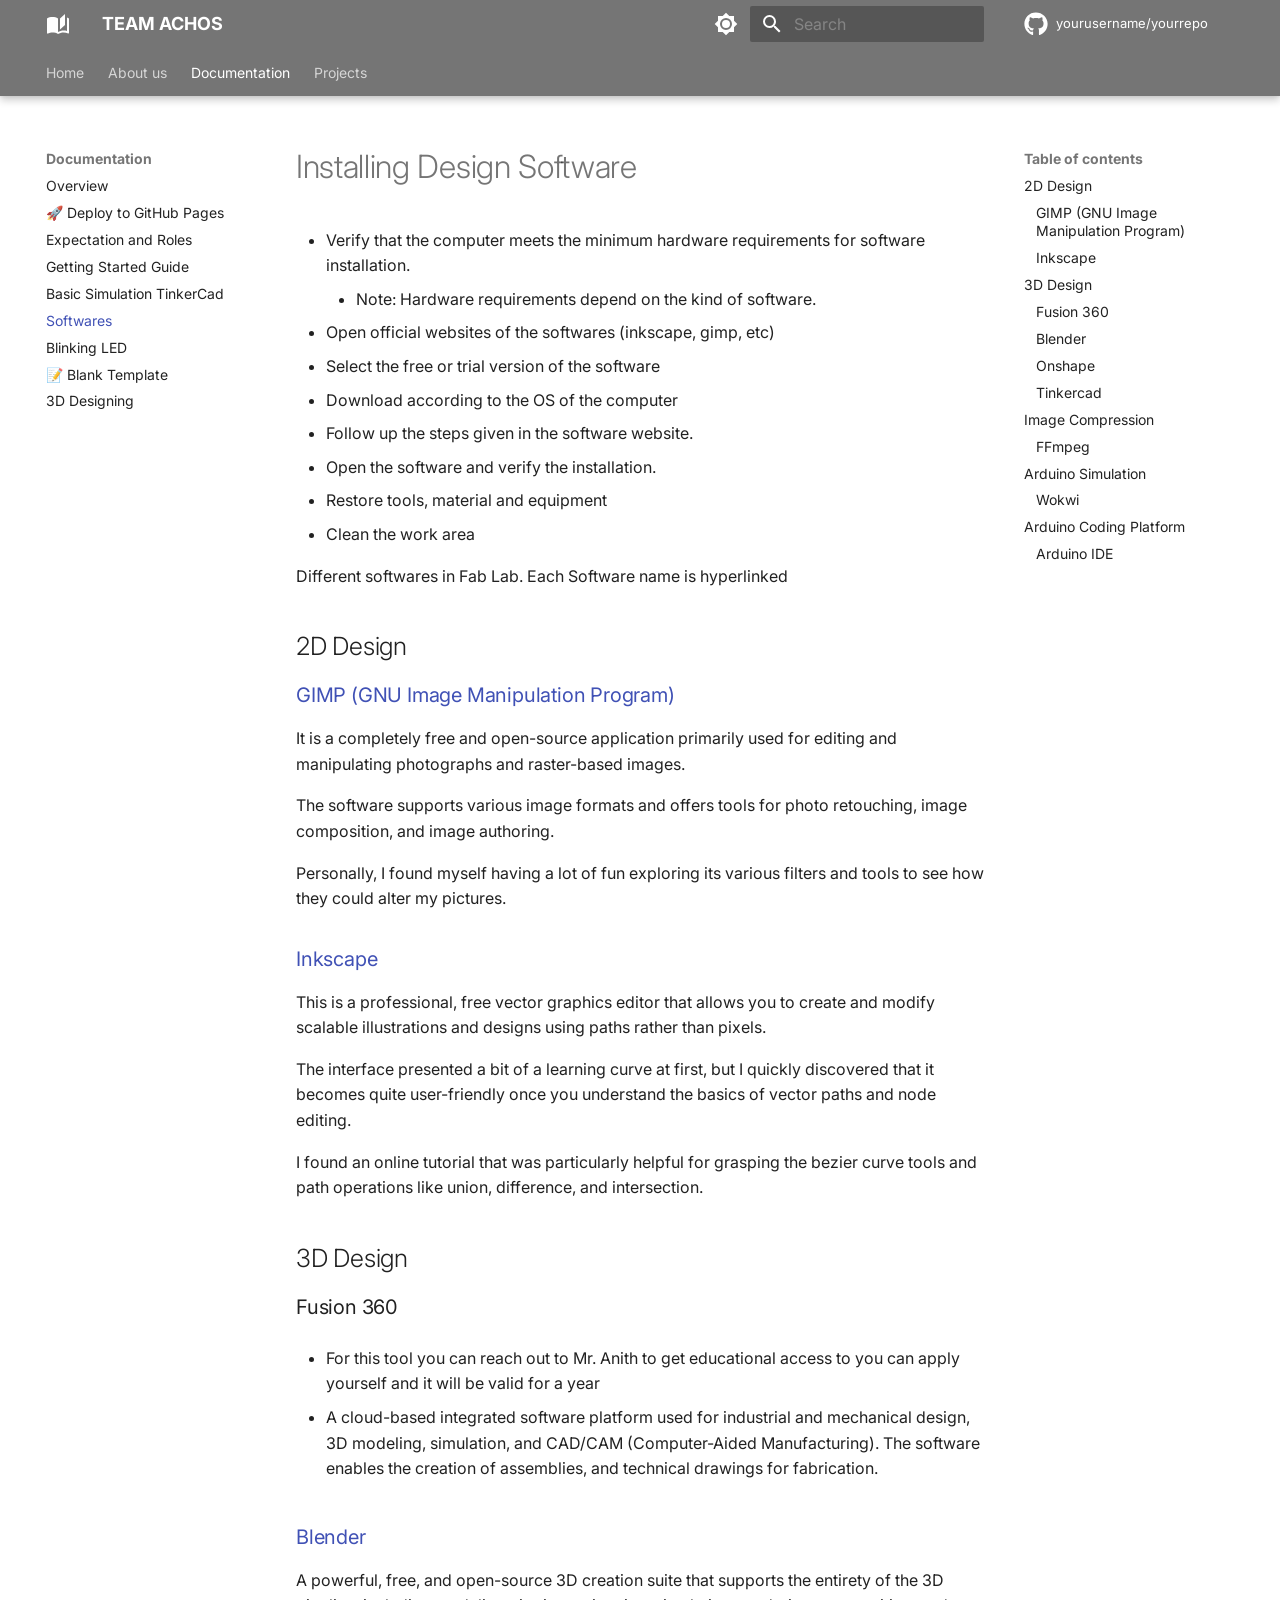
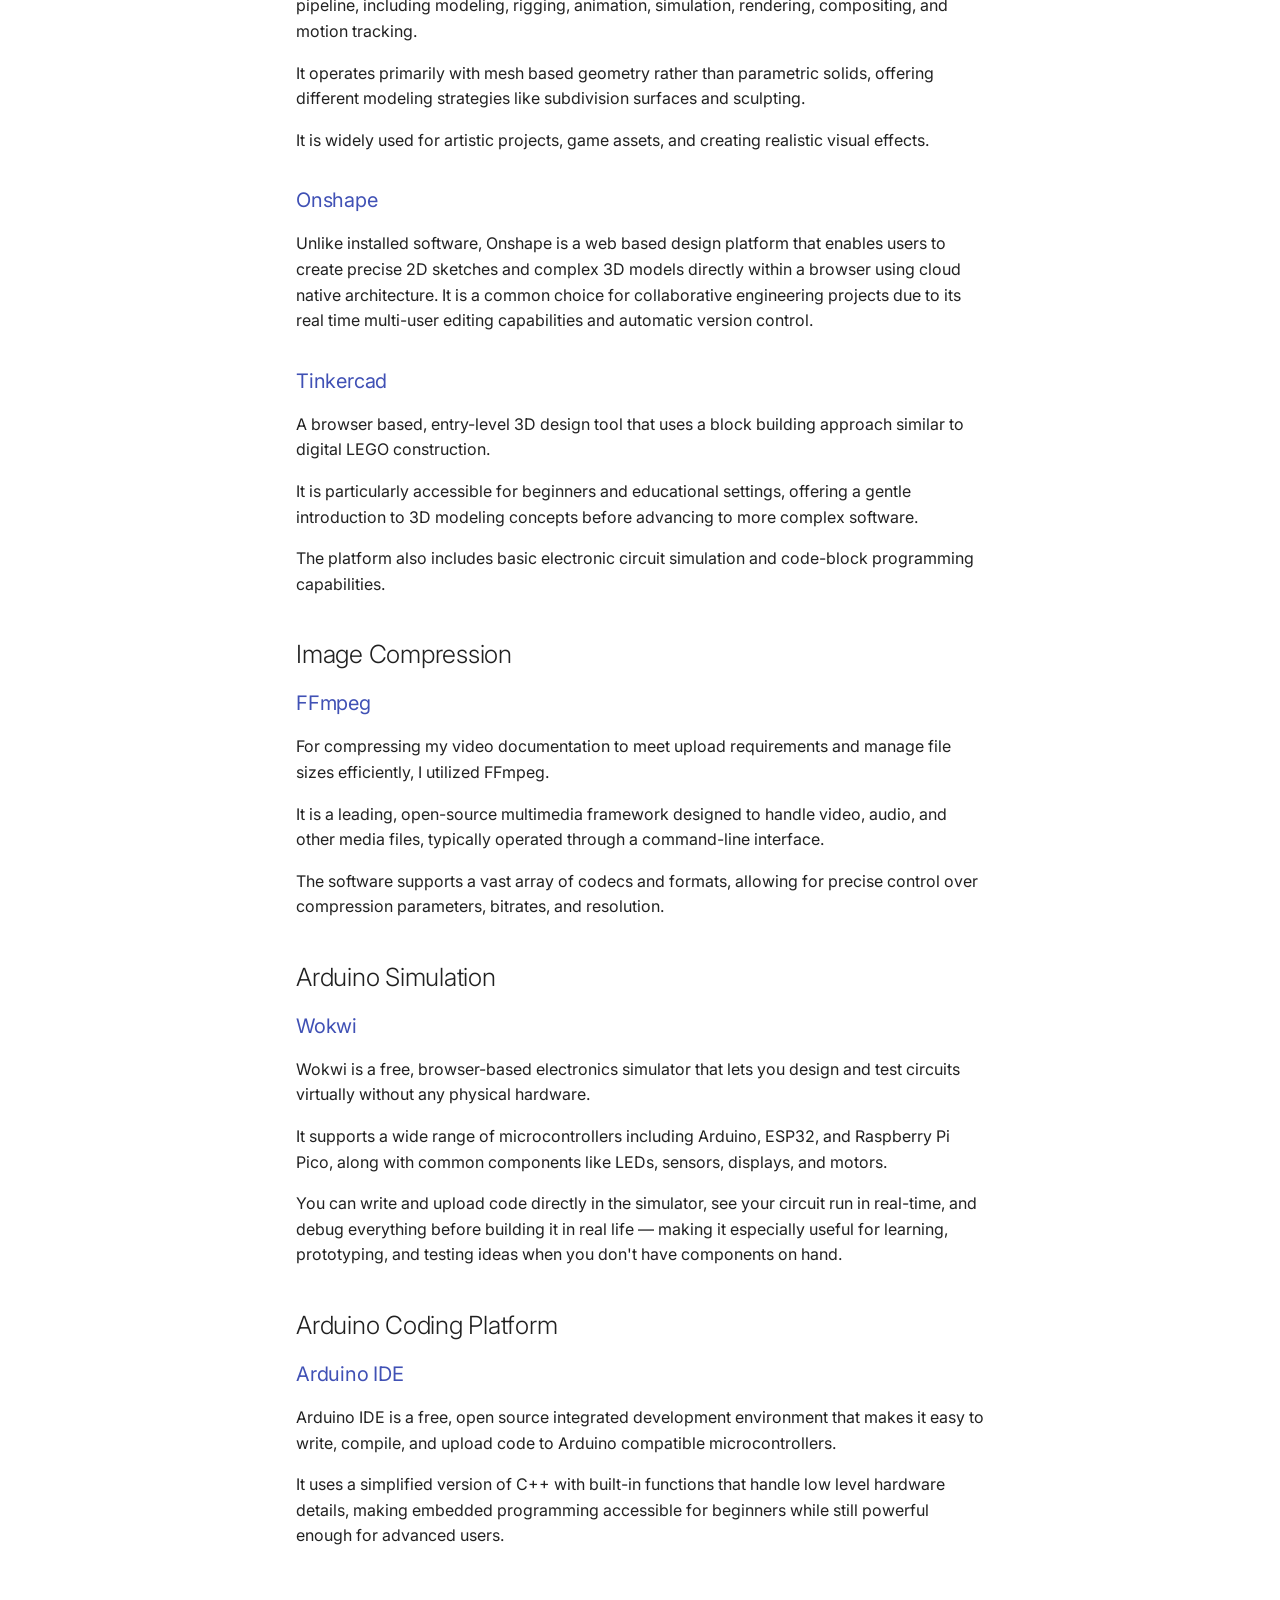
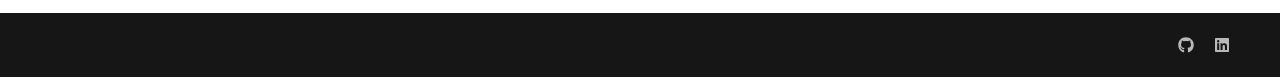
<file: documentation/installation/index.html>
<!doctype html>
<html lang="en" class="no-js">
  <head>
    
      <meta charset="utf-8">
      <meta name="viewport" content="width=device-width,initial-scale=1">
      
        <meta name="description" content="A personal documentation site for showcasing work, learning, and projects.">
      
      
        <meta name="author" content="Your Name">
      
      
        <link rel="canonical" href="https://yourusername.github.io/yourrepo/documentation/installation/">
      
      
        <link rel="prev" href="../basic_simulation/">
      
      
        <link rel="next" href="../led_blink/">
      
      
        
      
      
      <link rel="icon" href="../../assets/images/favicon.png">
      <meta name="generator" content="mkdocs-1.6.1, mkdocs-material-9.7.6">
    
    
      
        <title>Softwares - TEAM ACHOS</title>
      
    
    
      <link rel="stylesheet" href="../../assets/stylesheets/main.484c7ddc.min.css">
      
        
        <link rel="stylesheet" href="../../assets/stylesheets/palette.ab4e12ef.min.css">
      
      


    
    
      
    
    
      
        
        
        <link rel="preconnect" href="https://fonts.gstatic.com" crossorigin>
        <link rel="stylesheet" href="https://fonts.googleapis.com/css?family=Inter:300,300i,400,400i,700,700i%7CRoboto+Mono:400,400i,700,700i&display=fallback">
        <style>:root{--md-text-font:"Inter";--md-code-font:"Roboto Mono"}</style>
      
    
    
      <link rel="stylesheet" href="../../stylesheets/extra.css">
    
    <script>__md_scope=new URL("../..",location),__md_hash=e=>[...e].reduce(((e,_)=>(e<<5)-e+_.charCodeAt(0)),0),__md_get=(e,_=localStorage,t=__md_scope)=>JSON.parse(_.getItem(t.pathname+"."+e)),__md_set=(e,_,t=localStorage,a=__md_scope)=>{try{t.setItem(a.pathname+"."+e,JSON.stringify(_))}catch(e){}}</script>
    
      

    
    
  </head>
  
  
    
    
      
    
    
    
    
    <body dir="ltr" data-md-color-scheme="default" data-md-color-primary="grey" data-md-color-accent="teal">
  
    
    <input class="md-toggle" data-md-toggle="drawer" type="checkbox" id="__drawer" autocomplete="off">
    <input class="md-toggle" data-md-toggle="search" type="checkbox" id="__search" autocomplete="off">
    <label class="md-overlay" for="__drawer"></label>
    <div data-md-component="skip">
      
        
        <a href="#installing-design-software" class="md-skip">
          Skip to content
        </a>
      
    </div>
    <div data-md-component="announce">
      
    </div>
    
    
      

  

<header class="md-header md-header--shadow md-header--lifted" data-md-component="header">
  <nav class="md-header__inner md-grid" aria-label="Header">
    <a href="../.." title="TEAM ACHOS" class="md-header__button md-logo" aria-label="TEAM ACHOS" data-md-component="logo">
      
  
  <svg xmlns="http://www.w3.org/2000/svg" viewBox="0 0 24 24"><path d="m19 2-5 4.5v11l5-4.5zM6.5 5C4.55 5 2.45 5.4 1 6.5v14.66c0 .25.25.5.5.5.1 0 .15-.07.25-.07 1.35-.65 3.3-1.09 4.75-1.09 1.95 0 4.05.4 5.5 1.5 1.35-.85 3.8-1.5 5.5-1.5 1.65 0 3.35.31 4.75 1.06.1.05.15.03.25.03.25 0 .5-.25.5-.5V6.5c-.6-.45-1.25-.75-2-1V19c-1.1-.35-2.3-.5-3.5-.5-1.7 0-4.15.65-5.5 1.5V6.5C10.55 5.4 8.45 5 6.5 5"/></svg>

    </a>
    <label class="md-header__button md-icon" for="__drawer">
      
      <svg xmlns="http://www.w3.org/2000/svg" viewBox="0 0 24 24"><path d="M3 6h18v2H3zm0 5h18v2H3zm0 5h18v2H3z"/></svg>
    </label>
    <div class="md-header__title" data-md-component="header-title">
      <div class="md-header__ellipsis">
        <div class="md-header__topic">
          <span class="md-ellipsis">
            TEAM ACHOS
          </span>
        </div>
        <div class="md-header__topic" data-md-component="header-topic">
          <span class="md-ellipsis">
            
              Softwares
            
          </span>
        </div>
      </div>
    </div>
    
      
        <form class="md-header__option" data-md-component="palette">
  
    
    
    
    <input class="md-option" data-md-color-media="(prefers-color-scheme: light)" data-md-color-scheme="default" data-md-color-primary="grey" data-md-color-accent="teal"  aria-label="Switch to dark mode"  type="radio" name="__palette" id="__palette_0">
    
      <label class="md-header__button md-icon" title="Switch to dark mode" for="__palette_1" hidden>
        <svg xmlns="http://www.w3.org/2000/svg" viewBox="0 0 24 24"><path d="M12 8a4 4 0 0 0-4 4 4 4 0 0 0 4 4 4 4 0 0 0 4-4 4 4 0 0 0-4-4m0 10a6 6 0 0 1-6-6 6 6 0 0 1 6-6 6 6 0 0 1 6 6 6 6 0 0 1-6 6m8-9.31V4h-4.69L12 .69 8.69 4H4v4.69L.69 12 4 15.31V20h4.69L12 23.31 15.31 20H20v-4.69L23.31 12z"/></svg>
      </label>
    
  
    
    
    
    <input class="md-option" data-md-color-media="(prefers-color-scheme: dark)" data-md-color-scheme="slate" data-md-color-primary="indigo" data-md-color-accent="teal"  aria-label="Switch to light mode"  type="radio" name="__palette" id="__palette_1">
    
      <label class="md-header__button md-icon" title="Switch to light mode" for="__palette_0" hidden>
        <svg xmlns="http://www.w3.org/2000/svg" viewBox="0 0 24 24"><path d="M12 18c-.89 0-1.74-.2-2.5-.55C11.56 16.5 13 14.42 13 12s-1.44-4.5-3.5-5.45C10.26 6.2 11.11 6 12 6a6 6 0 0 1 6 6 6 6 0 0 1-6 6m8-9.31V4h-4.69L12 .69 8.69 4H4v4.69L.69 12 4 15.31V20h4.69L12 23.31 15.31 20H20v-4.69L23.31 12z"/></svg>
      </label>
    
  
</form>
      
    
    
      <script>var palette=__md_get("__palette");if(palette&&palette.color){if("(prefers-color-scheme)"===palette.color.media){var media=matchMedia("(prefers-color-scheme: light)"),input=document.querySelector(media.matches?"[data-md-color-media='(prefers-color-scheme: light)']":"[data-md-color-media='(prefers-color-scheme: dark)']");palette.color.media=input.getAttribute("data-md-color-media"),palette.color.scheme=input.getAttribute("data-md-color-scheme"),palette.color.primary=input.getAttribute("data-md-color-primary"),palette.color.accent=input.getAttribute("data-md-color-accent")}for(var[key,value]of Object.entries(palette.color))document.body.setAttribute("data-md-color-"+key,value)}</script>
    
    
    
      
      
        <label class="md-header__button md-icon" for="__search">
          
          <svg xmlns="http://www.w3.org/2000/svg" viewBox="0 0 24 24"><path d="M9.5 3A6.5 6.5 0 0 1 16 9.5c0 1.61-.59 3.09-1.56 4.23l.27.27h.79l5 5-1.5 1.5-5-5v-.79l-.27-.27A6.52 6.52 0 0 1 9.5 16 6.5 6.5 0 0 1 3 9.5 6.5 6.5 0 0 1 9.5 3m0 2C7 5 5 7 5 9.5S7 14 9.5 14 14 12 14 9.5 12 5 9.5 5"/></svg>
        </label>
        <div class="md-search" data-md-component="search" role="dialog">
  <label class="md-search__overlay" for="__search"></label>
  <div class="md-search__inner" role="search">
    <form class="md-search__form" name="search">
      <input type="text" class="md-search__input" name="query" aria-label="Search" placeholder="Search" autocapitalize="off" autocorrect="off" autocomplete="off" spellcheck="false" data-md-component="search-query" required>
      <label class="md-search__icon md-icon" for="__search">
        
        <svg xmlns="http://www.w3.org/2000/svg" viewBox="0 0 24 24"><path d="M9.5 3A6.5 6.5 0 0 1 16 9.5c0 1.61-.59 3.09-1.56 4.23l.27.27h.79l5 5-1.5 1.5-5-5v-.79l-.27-.27A6.52 6.52 0 0 1 9.5 16 6.5 6.5 0 0 1 3 9.5 6.5 6.5 0 0 1 9.5 3m0 2C7 5 5 7 5 9.5S7 14 9.5 14 14 12 14 9.5 12 5 9.5 5"/></svg>
        
        <svg xmlns="http://www.w3.org/2000/svg" viewBox="0 0 24 24"><path d="M20 11v2H8l5.5 5.5-1.42 1.42L4.16 12l7.92-7.92L13.5 5.5 8 11z"/></svg>
      </label>
      <nav class="md-search__options" aria-label="Search">
        
        <button type="reset" class="md-search__icon md-icon" title="Clear" aria-label="Clear" tabindex="-1">
          
          <svg xmlns="http://www.w3.org/2000/svg" viewBox="0 0 24 24"><path d="M19 6.41 17.59 5 12 10.59 6.41 5 5 6.41 10.59 12 5 17.59 6.41 19 12 13.41 17.59 19 19 17.59 13.41 12z"/></svg>
        </button>
      </nav>
      
        <div class="md-search__suggest" data-md-component="search-suggest"></div>
      
    </form>
    <div class="md-search__output">
      <div class="md-search__scrollwrap" tabindex="0" data-md-scrollfix>
        <div class="md-search-result" data-md-component="search-result">
          <div class="md-search-result__meta">
            Initializing search
          </div>
          <ol class="md-search-result__list" role="presentation"></ol>
        </div>
      </div>
    </div>
  </div>
</div>
      
    
    
      <div class="md-header__source">
        <a href="https://github.com/yourusername/yourrepo" title="Go to repository" class="md-source" data-md-component="source">
  <div class="md-source__icon md-icon">
    
    <svg xmlns="http://www.w3.org/2000/svg" viewBox="0 0 512 512"><!--! Font Awesome Free 7.1.0 by @fontawesome - https://fontawesome.com License - https://fontawesome.com/license/free (Icons: CC BY 4.0, Fonts: SIL OFL 1.1, Code: MIT License) Copyright 2025 Fonticons, Inc.--><path d="M173.9 397.4c0 2-2.3 3.6-5.2 3.6-3.3.3-5.6-1.3-5.6-3.6 0-2 2.3-3.6 5.2-3.6 3-.3 5.6 1.3 5.6 3.6m-31.1-4.5c-.7 2 1.3 4.3 4.3 4.9 2.6 1 5.6 0 6.2-2s-1.3-4.3-4.3-5.2c-2.6-.7-5.5.3-6.2 2.3m44.2-1.7c-2.9.7-4.9 2.6-4.6 4.9.3 2 2.9 3.3 5.9 2.6 2.9-.7 4.9-2.6 4.6-4.6-.3-1.9-3-3.2-5.9-2.9M252.8 8C114.1 8 8 113.3 8 252c0 110.9 69.8 205.8 169.5 239.2 12.8 2.3 17.3-5.6 17.3-12.1 0-6.2-.3-40.4-.3-61.4 0 0-70 15-84.7-29.8 0 0-11.4-29.1-27.8-36.6 0 0-22.9-15.7 1.6-15.4 0 0 24.9 2 38.6 25.8 21.9 38.6 58.6 27.5 72.9 20.9 2.3-16 8.8-27.1 16-33.7-55.9-6.2-112.3-14.3-112.3-110.5 0-27.5 7.6-41.3 23.6-58.9-2.6-6.5-11.1-33.3 2.6-67.9 20.9-6.5 69 27 69 27 20-5.6 41.5-8.5 62.8-8.5s42.8 2.9 62.8 8.5c0 0 48.1-33.6 69-27 13.7 34.7 5.2 61.4 2.6 67.9 16 17.7 25.8 31.5 25.8 58.9 0 96.5-58.9 104.2-114.8 110.5 9.2 7.9 17 22.9 17 46.4 0 33.7-.3 75.4-.3 83.6 0 6.5 4.6 14.4 17.3 12.1C436.2 457.8 504 362.9 504 252 504 113.3 391.5 8 252.8 8M105.2 352.9c-1.3 1-1 3.3.7 5.2 1.6 1.6 3.9 2.3 5.2 1 1.3-1 1-3.3-.7-5.2-1.6-1.6-3.9-2.3-5.2-1m-10.8-8.1c-.7 1.3.3 2.9 2.3 3.9 1.6 1 3.6.7 4.3-.7.7-1.3-.3-2.9-2.3-3.9-2-.6-3.6-.3-4.3.7m32.4 35.6c-1.6 1.3-1 4.3 1.3 6.2 2.3 2.3 5.2 2.6 6.5 1 1.3-1.3.7-4.3-1.3-6.2-2.2-2.3-5.2-2.6-6.5-1m-11.4-14.7c-1.6 1-1.6 3.6 0 5.9s4.3 3.3 5.6 2.3c1.6-1.3 1.6-3.9 0-6.2-1.4-2.3-4-3.3-5.6-2"/></svg>
  </div>
  <div class="md-source__repository">
    yourusername/yourrepo
  </div>
</a>
      </div>
    
  </nav>
  
    
      
<nav class="md-tabs" aria-label="Tabs" data-md-component="tabs">
  <div class="md-grid">
    <ul class="md-tabs__list">
      
        
  
  
  
  
    
    
      <li class="md-tabs__item">
        <a href="../.." class="md-tabs__link">
          
  
  
  Home

        </a>
      </li>
    
  

      
        
  
  
  
  
    
    
      <li class="md-tabs__item">
        <a href="../../about/" class="md-tabs__link">
          
  
  
  About us

        </a>
      </li>
    
  

      
        
  
  
  
    
  
  
    
    
      <li class="md-tabs__item md-tabs__item--active">
        <a href="../" class="md-tabs__link">
          
  
  
  Documentation

        </a>
      </li>
    
  

      
        
  
  
  
  
    
    
      <li class="md-tabs__item">
        <a href="../../projects/" class="md-tabs__link">
          
  
  
  Projects

        </a>
      </li>
    
  

      
    </ul>
  </div>
</nav>
    
  
</header>
    
    <div class="md-container" data-md-component="container">
      
      
        
      
      <main class="md-main" data-md-component="main">
        <div class="md-main__inner md-grid">
          
            
              
              <div class="md-sidebar md-sidebar--primary" data-md-component="sidebar" data-md-type="navigation" >
                <div class="md-sidebar__scrollwrap">
                  <div class="md-sidebar__inner">
                    


  


<nav class="md-nav md-nav--primary md-nav--lifted" aria-label="Navigation" data-md-level="0">
  <label class="md-nav__title" for="__drawer">
    <a href="../.." title="TEAM ACHOS" class="md-nav__button md-logo" aria-label="TEAM ACHOS" data-md-component="logo">
      
  
  <svg xmlns="http://www.w3.org/2000/svg" viewBox="0 0 24 24"><path d="m19 2-5 4.5v11l5-4.5zM6.5 5C4.55 5 2.45 5.4 1 6.5v14.66c0 .25.25.5.5.5.1 0 .15-.07.25-.07 1.35-.65 3.3-1.09 4.75-1.09 1.95 0 4.05.4 5.5 1.5 1.35-.85 3.8-1.5 5.5-1.5 1.65 0 3.35.31 4.75 1.06.1.05.15.03.25.03.25 0 .5-.25.5-.5V6.5c-.6-.45-1.25-.75-2-1V19c-1.1-.35-2.3-.5-3.5-.5-1.7 0-4.15.65-5.5 1.5V6.5C10.55 5.4 8.45 5 6.5 5"/></svg>

    </a>
    TEAM ACHOS
  </label>
  
    <div class="md-nav__source">
      <a href="https://github.com/yourusername/yourrepo" title="Go to repository" class="md-source" data-md-component="source">
  <div class="md-source__icon md-icon">
    
    <svg xmlns="http://www.w3.org/2000/svg" viewBox="0 0 512 512"><!--! Font Awesome Free 7.1.0 by @fontawesome - https://fontawesome.com License - https://fontawesome.com/license/free (Icons: CC BY 4.0, Fonts: SIL OFL 1.1, Code: MIT License) Copyright 2025 Fonticons, Inc.--><path d="M173.9 397.4c0 2-2.3 3.6-5.2 3.6-3.3.3-5.6-1.3-5.6-3.6 0-2 2.3-3.6 5.2-3.6 3-.3 5.6 1.3 5.6 3.6m-31.1-4.5c-.7 2 1.3 4.3 4.3 4.9 2.6 1 5.6 0 6.2-2s-1.3-4.3-4.3-5.2c-2.6-.7-5.5.3-6.2 2.3m44.2-1.7c-2.9.7-4.9 2.6-4.6 4.9.3 2 2.9 3.3 5.9 2.6 2.9-.7 4.9-2.6 4.6-4.6-.3-1.9-3-3.2-5.9-2.9M252.8 8C114.1 8 8 113.3 8 252c0 110.9 69.8 205.8 169.5 239.2 12.8 2.3 17.3-5.6 17.3-12.1 0-6.2-.3-40.4-.3-61.4 0 0-70 15-84.7-29.8 0 0-11.4-29.1-27.8-36.6 0 0-22.9-15.7 1.6-15.4 0 0 24.9 2 38.6 25.8 21.9 38.6 58.6 27.5 72.9 20.9 2.3-16 8.8-27.1 16-33.7-55.9-6.2-112.3-14.3-112.3-110.5 0-27.5 7.6-41.3 23.6-58.9-2.6-6.5-11.1-33.3 2.6-67.9 20.9-6.5 69 27 69 27 20-5.6 41.5-8.5 62.8-8.5s42.8 2.9 62.8 8.5c0 0 48.1-33.6 69-27 13.7 34.7 5.2 61.4 2.6 67.9 16 17.7 25.8 31.5 25.8 58.9 0 96.5-58.9 104.2-114.8 110.5 9.2 7.9 17 22.9 17 46.4 0 33.7-.3 75.4-.3 83.6 0 6.5 4.6 14.4 17.3 12.1C436.2 457.8 504 362.9 504 252 504 113.3 391.5 8 252.8 8M105.2 352.9c-1.3 1-1 3.3.7 5.2 1.6 1.6 3.9 2.3 5.2 1 1.3-1 1-3.3-.7-5.2-1.6-1.6-3.9-2.3-5.2-1m-10.8-8.1c-.7 1.3.3 2.9 2.3 3.9 1.6 1 3.6.7 4.3-.7.7-1.3-.3-2.9-2.3-3.9-2-.6-3.6-.3-4.3.7m32.4 35.6c-1.6 1.3-1 4.3 1.3 6.2 2.3 2.3 5.2 2.6 6.5 1 1.3-1.3.7-4.3-1.3-6.2-2.2-2.3-5.2-2.6-6.5-1m-11.4-14.7c-1.6 1-1.6 3.6 0 5.9s4.3 3.3 5.6 2.3c1.6-1.3 1.6-3.9 0-6.2-1.4-2.3-4-3.3-5.6-2"/></svg>
  </div>
  <div class="md-source__repository">
    yourusername/yourrepo
  </div>
</a>
    </div>
  
  <ul class="md-nav__list" data-md-scrollfix>
    
      
      
  
  
  
  
    
    
    
    
      
      
        
      
    
    
    <li class="md-nav__item md-nav__item--nested">
      
        
        
          
        
        <input class="md-nav__toggle md-toggle md-toggle--indeterminate" type="checkbox" id="__nav_1" >
        
          
          <label class="md-nav__link" for="__nav_1" id="__nav_1_label" tabindex="0">
            
  
  
  <span class="md-ellipsis">
    
  
    Home
  

    
  </span>
  
  

            <span class="md-nav__icon md-icon"></span>
          </label>
        
        <nav class="md-nav" data-md-level="1" aria-labelledby="__nav_1_label" aria-expanded="false">
          <label class="md-nav__title" for="__nav_1">
            <span class="md-nav__icon md-icon"></span>
            
  
    Home
  

          </label>
          <ul class="md-nav__list" data-md-scrollfix>
            
              
                
  
  
  
  
    <li class="md-nav__item">
      <a href="../.." class="md-nav__link">
        
  
  
  <span class="md-ellipsis">
    
  
    Welcome
  

    
  </span>
  
  

      </a>
    </li>
  

              
            
          </ul>
        </nav>
      
    </li>
  

    
      
      
  
  
  
  
    
    
    
    
      
      
        
      
    
    
    <li class="md-nav__item md-nav__item--nested">
      
        
        
          
        
        <input class="md-nav__toggle md-toggle md-toggle--indeterminate" type="checkbox" id="__nav_2" >
        
          
          <label class="md-nav__link" for="__nav_2" id="__nav_2_label" tabindex="0">
            
  
  
  <span class="md-ellipsis">
    
  
    About us
  

    
  </span>
  
  

            <span class="md-nav__icon md-icon"></span>
          </label>
        
        <nav class="md-nav" data-md-level="1" aria-labelledby="__nav_2_label" aria-expanded="false">
          <label class="md-nav__title" for="__nav_2">
            <span class="md-nav__icon md-icon"></span>
            
  
    About us
  

          </label>
          <ul class="md-nav__list" data-md-scrollfix>
            
              
                
  
  
  
  
    <li class="md-nav__item">
      <a href="../../about/" class="md-nav__link">
        
  
  
  <span class="md-ellipsis">
    
  
    Introduction
  

    
  </span>
  
  

      </a>
    </li>
  

              
            
          </ul>
        </nav>
      
    </li>
  

    
      
      
  
  
    
  
  
  
    
    
    
    
      
        
        
      
      
        
      
    
    
    <li class="md-nav__item md-nav__item--active md-nav__item--section md-nav__item--nested">
      
        
        
        <input class="md-nav__toggle md-toggle " type="checkbox" id="__nav_3" checked>
        
          
          <label class="md-nav__link" for="__nav_3" id="__nav_3_label" tabindex="">
            
  
  
  <span class="md-ellipsis">
    
  
    Documentation
  

    
  </span>
  
  

            <span class="md-nav__icon md-icon"></span>
          </label>
        
        <nav class="md-nav" data-md-level="1" aria-labelledby="__nav_3_label" aria-expanded="true">
          <label class="md-nav__title" for="__nav_3">
            <span class="md-nav__icon md-icon"></span>
            
  
    Documentation
  

          </label>
          <ul class="md-nav__list" data-md-scrollfix>
            
              
                
  
  
  
  
    <li class="md-nav__item">
      <a href="../" class="md-nav__link">
        
  
  
  <span class="md-ellipsis">
    
  
    Overview
  

    
  </span>
  
  

      </a>
    </li>
  

              
            
              
                
  
  
  
  
    <li class="md-nav__item">
      <a href="../github-deployment/" class="md-nav__link">
        
  
  
  <span class="md-ellipsis">
    
  
    🚀 Deploy to GitHub Pages
  

    
  </span>
  
  

      </a>
    </li>
  

              
            
              
                
  
  
  
  
    <li class="md-nav__item">
      <a href="../expectation/" class="md-nav__link">
        
  
  
  <span class="md-ellipsis">
    
  
    Expectation and Roles
  

    
  </span>
  
  

      </a>
    </li>
  

              
            
              
                
  
  
  
  
    <li class="md-nav__item">
      <a href="../getting-started/" class="md-nav__link">
        
  
  
  <span class="md-ellipsis">
    
  
    Getting Started Guide
  

    
  </span>
  
  

      </a>
    </li>
  

              
            
              
                
  
  
  
  
    <li class="md-nav__item">
      <a href="../basic_simulation/" class="md-nav__link">
        
  
  
  <span class="md-ellipsis">
    
  
    Basic Simulation TinkerCad
  

    
  </span>
  
  

      </a>
    </li>
  

              
            
              
                
  
  
    
  
  
  
    <li class="md-nav__item md-nav__item--active">
      
      <input class="md-nav__toggle md-toggle" type="checkbox" id="__toc">
      
      
        
      
      
        <label class="md-nav__link md-nav__link--active" for="__toc">
          
  
  
  <span class="md-ellipsis">
    
  
    Softwares
  

    
  </span>
  
  

          <span class="md-nav__icon md-icon"></span>
        </label>
      
      <a href="./" class="md-nav__link md-nav__link--active">
        
  
  
  <span class="md-ellipsis">
    
  
    Softwares
  

    
  </span>
  
  

      </a>
      
        

<nav class="md-nav md-nav--secondary" aria-label="Table of contents">
  
  
  
    
  
  
    <label class="md-nav__title" for="__toc">
      <span class="md-nav__icon md-icon"></span>
      Table of contents
    </label>
    <ul class="md-nav__list" data-md-component="toc" data-md-scrollfix>
      
        <li class="md-nav__item">
  <a href="#2d-design" class="md-nav__link">
    <span class="md-ellipsis">
      
        2D Design
      
    </span>
  </a>
  
    <nav class="md-nav" aria-label="2D Design">
      <ul class="md-nav__list">
        
          <li class="md-nav__item">
  <a href="#gimp-gnu-image-manipulation-program" class="md-nav__link">
    <span class="md-ellipsis">
      
        GIMP (GNU Image Manipulation Program)
      
    </span>
  </a>
  
</li>
        
          <li class="md-nav__item">
  <a href="#inkscape" class="md-nav__link">
    <span class="md-ellipsis">
      
        Inkscape
      
    </span>
  </a>
  
</li>
        
      </ul>
    </nav>
  
</li>
      
        <li class="md-nav__item">
  <a href="#3d-design" class="md-nav__link">
    <span class="md-ellipsis">
      
        3D Design
      
    </span>
  </a>
  
    <nav class="md-nav" aria-label="3D Design">
      <ul class="md-nav__list">
        
          <li class="md-nav__item">
  <a href="#fusion-360" class="md-nav__link">
    <span class="md-ellipsis">
      
        Fusion 360
      
    </span>
  </a>
  
</li>
        
          <li class="md-nav__item">
  <a href="#blender" class="md-nav__link">
    <span class="md-ellipsis">
      
        Blender
      
    </span>
  </a>
  
</li>
        
          <li class="md-nav__item">
  <a href="#onshape" class="md-nav__link">
    <span class="md-ellipsis">
      
        Onshape
      
    </span>
  </a>
  
</li>
        
          <li class="md-nav__item">
  <a href="#tinkercad" class="md-nav__link">
    <span class="md-ellipsis">
      
        Tinkercad
      
    </span>
  </a>
  
</li>
        
      </ul>
    </nav>
  
</li>
      
        <li class="md-nav__item">
  <a href="#image-compression" class="md-nav__link">
    <span class="md-ellipsis">
      
        Image Compression
      
    </span>
  </a>
  
    <nav class="md-nav" aria-label="Image Compression">
      <ul class="md-nav__list">
        
          <li class="md-nav__item">
  <a href="#ffmpeg" class="md-nav__link">
    <span class="md-ellipsis">
      
        FFmpeg
      
    </span>
  </a>
  
</li>
        
      </ul>
    </nav>
  
</li>
      
        <li class="md-nav__item">
  <a href="#arduino-simulation" class="md-nav__link">
    <span class="md-ellipsis">
      
        Arduino Simulation
      
    </span>
  </a>
  
    <nav class="md-nav" aria-label="Arduino Simulation">
      <ul class="md-nav__list">
        
          <li class="md-nav__item">
  <a href="#wokwi" class="md-nav__link">
    <span class="md-ellipsis">
      
        Wokwi
      
    </span>
  </a>
  
</li>
        
      </ul>
    </nav>
  
</li>
      
        <li class="md-nav__item">
  <a href="#arduino-coding-platform" class="md-nav__link">
    <span class="md-ellipsis">
      
        Arduino Coding Platform
      
    </span>
  </a>
  
    <nav class="md-nav" aria-label="Arduino Coding Platform">
      <ul class="md-nav__list">
        
          <li class="md-nav__item">
  <a href="#arduino-ide" class="md-nav__link">
    <span class="md-ellipsis">
      
        Arduino IDE
      
    </span>
  </a>
  
</li>
        
      </ul>
    </nav>
  
</li>
      
    </ul>
  
</nav>
      
    </li>
  

              
            
              
                
  
  
  
  
    <li class="md-nav__item">
      <a href="../led_blink/" class="md-nav__link">
        
  
  
  <span class="md-ellipsis">
    
  
    Blinking LED
  

    
  </span>
  
  

      </a>
    </li>
  

              
            
              
                
  
  
  
  
    <li class="md-nav__item">
      <a href="../template/" class="md-nav__link">
        
  
  
  <span class="md-ellipsis">
    
  
    📝 Blank Template
  

    
  </span>
  
  

      </a>
    </li>
  

              
            
              
                
  
  
  
  
    <li class="md-nav__item">
      <a href="../3d_design/" class="md-nav__link">
        
  
  
  <span class="md-ellipsis">
    
  
    3D Designing
  

    
  </span>
  
  

      </a>
    </li>
  

              
            
          </ul>
        </nav>
      
    </li>
  

    
      
      
  
  
  
  
    
    
    
    
      
      
        
      
    
    
    <li class="md-nav__item md-nav__item--nested">
      
        
        
          
        
        <input class="md-nav__toggle md-toggle md-toggle--indeterminate" type="checkbox" id="__nav_4" >
        
          
          <label class="md-nav__link" for="__nav_4" id="__nav_4_label" tabindex="0">
            
  
  
  <span class="md-ellipsis">
    
  
    Projects
  

    
  </span>
  
  

            <span class="md-nav__icon md-icon"></span>
          </label>
        
        <nav class="md-nav" data-md-level="1" aria-labelledby="__nav_4_label" aria-expanded="false">
          <label class="md-nav__title" for="__nav_4">
            <span class="md-nav__icon md-icon"></span>
            
  
    Projects
  

          </label>
          <ul class="md-nav__list" data-md-scrollfix>
            
              
                
  
  
  
  
    <li class="md-nav__item">
      <a href="../../projects/" class="md-nav__link">
        
  
  
  <span class="md-ellipsis">
    
  
    Overview
  

    
  </span>
  
  

      </a>
    </li>
  

              
            
              
                
  
  
  
  
    <li class="md-nav__item">
      <a href="../../projects/project-template/" class="md-nav__link">
        
  
  
  <span class="md-ellipsis">
    
  
    📋 Project Template
  

    
  </span>
  
  

      </a>
    </li>
  

              
            
          </ul>
        </nav>
      
    </li>
  

    
  </ul>
</nav>
                  </div>
                </div>
              </div>
            
            
              
              <div class="md-sidebar md-sidebar--secondary" data-md-component="sidebar" data-md-type="toc" >
                <div class="md-sidebar__scrollwrap">
                  <div class="md-sidebar__inner">
                    

<nav class="md-nav md-nav--secondary" aria-label="Table of contents">
  
  
  
    
  
  
    <label class="md-nav__title" for="__toc">
      <span class="md-nav__icon md-icon"></span>
      Table of contents
    </label>
    <ul class="md-nav__list" data-md-component="toc" data-md-scrollfix>
      
        <li class="md-nav__item">
  <a href="#2d-design" class="md-nav__link">
    <span class="md-ellipsis">
      
        2D Design
      
    </span>
  </a>
  
    <nav class="md-nav" aria-label="2D Design">
      <ul class="md-nav__list">
        
          <li class="md-nav__item">
  <a href="#gimp-gnu-image-manipulation-program" class="md-nav__link">
    <span class="md-ellipsis">
      
        GIMP (GNU Image Manipulation Program)
      
    </span>
  </a>
  
</li>
        
          <li class="md-nav__item">
  <a href="#inkscape" class="md-nav__link">
    <span class="md-ellipsis">
      
        Inkscape
      
    </span>
  </a>
  
</li>
        
      </ul>
    </nav>
  
</li>
      
        <li class="md-nav__item">
  <a href="#3d-design" class="md-nav__link">
    <span class="md-ellipsis">
      
        3D Design
      
    </span>
  </a>
  
    <nav class="md-nav" aria-label="3D Design">
      <ul class="md-nav__list">
        
          <li class="md-nav__item">
  <a href="#fusion-360" class="md-nav__link">
    <span class="md-ellipsis">
      
        Fusion 360
      
    </span>
  </a>
  
</li>
        
          <li class="md-nav__item">
  <a href="#blender" class="md-nav__link">
    <span class="md-ellipsis">
      
        Blender
      
    </span>
  </a>
  
</li>
        
          <li class="md-nav__item">
  <a href="#onshape" class="md-nav__link">
    <span class="md-ellipsis">
      
        Onshape
      
    </span>
  </a>
  
</li>
        
          <li class="md-nav__item">
  <a href="#tinkercad" class="md-nav__link">
    <span class="md-ellipsis">
      
        Tinkercad
      
    </span>
  </a>
  
</li>
        
      </ul>
    </nav>
  
</li>
      
        <li class="md-nav__item">
  <a href="#image-compression" class="md-nav__link">
    <span class="md-ellipsis">
      
        Image Compression
      
    </span>
  </a>
  
    <nav class="md-nav" aria-label="Image Compression">
      <ul class="md-nav__list">
        
          <li class="md-nav__item">
  <a href="#ffmpeg" class="md-nav__link">
    <span class="md-ellipsis">
      
        FFmpeg
      
    </span>
  </a>
  
</li>
        
      </ul>
    </nav>
  
</li>
      
        <li class="md-nav__item">
  <a href="#arduino-simulation" class="md-nav__link">
    <span class="md-ellipsis">
      
        Arduino Simulation
      
    </span>
  </a>
  
    <nav class="md-nav" aria-label="Arduino Simulation">
      <ul class="md-nav__list">
        
          <li class="md-nav__item">
  <a href="#wokwi" class="md-nav__link">
    <span class="md-ellipsis">
      
        Wokwi
      
    </span>
  </a>
  
</li>
        
      </ul>
    </nav>
  
</li>
      
        <li class="md-nav__item">
  <a href="#arduino-coding-platform" class="md-nav__link">
    <span class="md-ellipsis">
      
        Arduino Coding Platform
      
    </span>
  </a>
  
    <nav class="md-nav" aria-label="Arduino Coding Platform">
      <ul class="md-nav__list">
        
          <li class="md-nav__item">
  <a href="#arduino-ide" class="md-nav__link">
    <span class="md-ellipsis">
      
        Arduino IDE
      
    </span>
  </a>
  
</li>
        
      </ul>
    </nav>
  
</li>
      
    </ul>
  
</nav>
                  </div>
                </div>
              </div>
            
          
          
            <div class="md-content" data-md-component="content">
              
              <article class="md-content__inner md-typeset">
                
                  


  
  


<h1 id="installing-design-software">Installing Design Software<a class="headerlink" href="#installing-design-software" title="Permanent link">&para;</a></h1>
<ul>
<li>Verify that the computer meets the minimum hardware requirements for software installation.<ul>
<li>Note: Hardware requirements depend on the kind of software.</li>
</ul>
</li>
<li>Open official websites of the softwares (inkscape, gimp, etc)</li>
<li>Select the free or trial version of the software</li>
<li>Download according to the OS of the computer</li>
<li>Follow up the steps given in the software website.</li>
<li>Open the software and verify the installation.</li>
<li>Restore tools, material and equipment  </li>
<li>Clean the work area</li>
</ul>
<p>Different softwares in Fab Lab. Each Software name is hyperlinked</p>
<h2 id="2d-design">2D Design<a class="headerlink" href="#2d-design" title="Permanent link">&para;</a></h2>
<h3 id="gimp-gnu-image-manipulation-program"><a href="https://www.gimp.org/">GIMP (GNU Image Manipulation Program)</a><a class="headerlink" href="#gimp-gnu-image-manipulation-program" title="Permanent link">&para;</a></h3>
<p>It is a completely free and open-source application primarily used for editing and manipulating photographs and raster-based images.</p>
<p>The software supports various image formats and offers tools for photo retouching, image composition, and image authoring.</p>
<p>Personally, I found myself having a lot of fun exploring its various filters and tools to see how they could alter my pictures.</p>
<h3 id="inkscape"><a href="https://inkscape.org/">Inkscape</a><a class="headerlink" href="#inkscape" title="Permanent link">&para;</a></h3>
<p>This is a professional, free vector graphics editor that allows you to create and modify scalable illustrations and designs using paths rather than pixels.</p>
<p>The interface presented a bit of a learning curve at first, but I quickly discovered that it becomes quite user-friendly once you understand the basics of vector paths and node editing.</p>
<p>I found an online tutorial that was particularly helpful for grasping the bezier curve tools and path operations like union, difference, and intersection.</p>
<h2 id="3d-design">3D Design<a class="headerlink" href="#3d-design" title="Permanent link">&para;</a></h2>
<h3 id="fusion-360">Fusion 360<a class="headerlink" href="#fusion-360" title="Permanent link">&para;</a></h3>
<ul>
<li>
<p>For this tool you can reach out to Mr. Anith to get educational access to you can apply yourself and it will be valid for a year</p>
</li>
<li>
<p>A cloud-based integrated software platform used for industrial and mechanical design, 3D modeling, simulation, and CAD/CAM (Computer-Aided Manufacturing). The software enables the creation of assemblies, and technical drawings for fabrication.</p>
</li>
</ul>
<h3 id="blender"><a href="https://www.blender.org/">Blender</a><a class="headerlink" href="#blender" title="Permanent link">&para;</a></h3>
<p>A powerful, free, and open-source 3D creation suite that supports the entirety of the 3D pipeline, including modeling, rigging, animation, simulation, rendering, compositing, and motion tracking.</p>
<p>It operates primarily with mesh based geometry rather than parametric solids, offering different modeling strategies like subdivision surfaces and sculpting.</p>
<p>It is widely used for artistic projects, game assets, and creating realistic visual effects.</p>
<h3 id="onshape"><a href="https://www.onshape.com/en/">Onshape</a><a class="headerlink" href="#onshape" title="Permanent link">&para;</a></h3>
<p>Unlike installed software, Onshape is a web based design platform that enables users to create precise 2D sketches and complex 3D models directly within a browser using cloud native architecture. It is a common choice for collaborative engineering projects due to its real time multi-user editing capabilities and automatic version control.</p>
<h3 id="tinkercad"><a href="https://www.tinkercad.com/">Tinkercad</a><a class="headerlink" href="#tinkercad" title="Permanent link">&para;</a></h3>
<p>A browser based, entry-level 3D design tool that uses a block building approach similar to digital LEGO construction.</p>
<p>It is particularly accessible for beginners and educational settings, offering a gentle introduction to 3D modeling concepts before advancing to more complex software.</p>
<p>The platform also includes basic electronic circuit simulation and code-block programming capabilities.</p>
<h2 id="image-compression">Image Compression<a class="headerlink" href="#image-compression" title="Permanent link">&para;</a></h2>
<h3 id="ffmpeg"><a href="https://ffmpeg.org/">FFmpeg</a><a class="headerlink" href="#ffmpeg" title="Permanent link">&para;</a></h3>
<p>For compressing my video documentation to meet upload requirements and manage file sizes efficiently, I utilized FFmpeg.</p>
<p>It is a leading, open-source multimedia framework designed to handle video, audio, and other media files, typically operated through a command-line interface.</p>
<p>The software supports a vast array of codecs and formats, allowing for precise control over compression parameters, bitrates, and resolution.</p>
<h2 id="arduino-simulation">Arduino Simulation<a class="headerlink" href="#arduino-simulation" title="Permanent link">&para;</a></h2>
<h3 id="wokwi"><a href="https://wokwi.com/arduino">Wokwi</a><a class="headerlink" href="#wokwi" title="Permanent link">&para;</a></h3>
<p>Wokwi is a free, browser-based electronics simulator that lets you design and test circuits virtually without any physical hardware.</p>
<p>It supports a wide range of microcontrollers including Arduino, ESP32, and Raspberry Pi Pico, along with common components like LEDs, sensors, displays, and motors.</p>
<p>You can write and upload code directly in the simulator, see your circuit run in real-time, and debug everything before building it in real life — making it especially useful for learning, prototyping, and testing ideas when you don't have components on hand.</p>
<h2 id="arduino-coding-platform">Arduino Coding Platform<a class="headerlink" href="#arduino-coding-platform" title="Permanent link">&para;</a></h2>
<h3 id="arduino-ide"><a href="https://www.arduino.cc/en/software/">Arduino IDE</a><a class="headerlink" href="#arduino-ide" title="Permanent link">&para;</a></h3>
<p>Arduino IDE is a free, open source integrated development environment that makes it easy to write, compile, and upload code to Arduino compatible microcontrollers.</p>
<p>It uses a simplified version of C++ with built-in functions that handle low level hardware details, making embedded programming accessible for beginners while still powerful enough for advanced users.</p>












                
              </article>
            </div>
          
          
  <script>var tabs=__md_get("__tabs");if(Array.isArray(tabs))e:for(var set of document.querySelectorAll(".tabbed-set")){var labels=set.querySelector(".tabbed-labels");for(var tab of tabs)for(var label of labels.getElementsByTagName("label"))if(label.innerText.trim()===tab){var input=document.getElementById(label.htmlFor);input.checked=!0;continue e}}</script>

<script>var target=document.getElementById(location.hash.slice(1));target&&target.name&&(target.checked=target.name.startsWith("__tabbed_"))</script>
        </div>
        
          <button type="button" class="md-top md-icon" data-md-component="top" hidden>
  
  <svg xmlns="http://www.w3.org/2000/svg" viewBox="0 0 24 24"><path d="M13 20h-2V8l-5.5 5.5-1.42-1.42L12 4.16l7.92 7.92-1.42 1.42L13 8z"/></svg>
  Back to top
</button>
        
      </main>
      
        <footer class="md-footer">
  
  <div class="md-footer-meta md-typeset">
    <div class="md-footer-meta__inner md-grid">
      <div class="md-copyright">
  
  
</div>
      
        
<div class="md-social">
  
    
    
    
    
    <a href="https://github.com/yourusername" target="_blank" rel="noopener" title="GitHub" class="md-social__link">
      <svg xmlns="http://www.w3.org/2000/svg" viewBox="0 0 512 512"><!--! Font Awesome Free 7.1.0 by @fontawesome - https://fontawesome.com License - https://fontawesome.com/license/free (Icons: CC BY 4.0, Fonts: SIL OFL 1.1, Code: MIT License) Copyright 2025 Fonticons, Inc.--><path d="M173.9 397.4c0 2-2.3 3.6-5.2 3.6-3.3.3-5.6-1.3-5.6-3.6 0-2 2.3-3.6 5.2-3.6 3-.3 5.6 1.3 5.6 3.6m-31.1-4.5c-.7 2 1.3 4.3 4.3 4.9 2.6 1 5.6 0 6.2-2s-1.3-4.3-4.3-5.2c-2.6-.7-5.5.3-6.2 2.3m44.2-1.7c-2.9.7-4.9 2.6-4.6 4.9.3 2 2.9 3.3 5.9 2.6 2.9-.7 4.9-2.6 4.6-4.6-.3-1.9-3-3.2-5.9-2.9M252.8 8C114.1 8 8 113.3 8 252c0 110.9 69.8 205.8 169.5 239.2 12.8 2.3 17.3-5.6 17.3-12.1 0-6.2-.3-40.4-.3-61.4 0 0-70 15-84.7-29.8 0 0-11.4-29.1-27.8-36.6 0 0-22.9-15.7 1.6-15.4 0 0 24.9 2 38.6 25.8 21.9 38.6 58.6 27.5 72.9 20.9 2.3-16 8.8-27.1 16-33.7-55.9-6.2-112.3-14.3-112.3-110.5 0-27.5 7.6-41.3 23.6-58.9-2.6-6.5-11.1-33.3 2.6-67.9 20.9-6.5 69 27 69 27 20-5.6 41.5-8.5 62.8-8.5s42.8 2.9 62.8 8.5c0 0 48.1-33.6 69-27 13.7 34.7 5.2 61.4 2.6 67.9 16 17.7 25.8 31.5 25.8 58.9 0 96.5-58.9 104.2-114.8 110.5 9.2 7.9 17 22.9 17 46.4 0 33.7-.3 75.4-.3 83.6 0 6.5 4.6 14.4 17.3 12.1C436.2 457.8 504 362.9 504 252 504 113.3 391.5 8 252.8 8M105.2 352.9c-1.3 1-1 3.3.7 5.2 1.6 1.6 3.9 2.3 5.2 1 1.3-1 1-3.3-.7-5.2-1.6-1.6-3.9-2.3-5.2-1m-10.8-8.1c-.7 1.3.3 2.9 2.3 3.9 1.6 1 3.6.7 4.3-.7.7-1.3-.3-2.9-2.3-3.9-2-.6-3.6-.3-4.3.7m32.4 35.6c-1.6 1.3-1 4.3 1.3 6.2 2.3 2.3 5.2 2.6 6.5 1 1.3-1.3.7-4.3-1.3-6.2-2.2-2.3-5.2-2.6-6.5-1m-11.4-14.7c-1.6 1-1.6 3.6 0 5.9s4.3 3.3 5.6 2.3c1.6-1.3 1.6-3.9 0-6.2-1.4-2.3-4-3.3-5.6-2"/></svg>
    </a>
  
    
    
    
    
    <a href="https://linkedin.com/in/yourusername" target="_blank" rel="noopener" title="LinkedIn" class="md-social__link">
      <svg xmlns="http://www.w3.org/2000/svg" viewBox="0 0 448 512"><!--! Font Awesome Free 7.1.0 by @fontawesome - https://fontawesome.com License - https://fontawesome.com/license/free (Icons: CC BY 4.0, Fonts: SIL OFL 1.1, Code: MIT License) Copyright 2025 Fonticons, Inc.--><path d="M416 32H31.9C14.3 32 0 46.5 0 64.3v383.4C0 465.5 14.3 480 31.9 480H416c17.6 0 32-14.5 32-32.3V64.3c0-17.8-14.4-32.3-32-32.3M135.4 416H69V202.2h66.5V416zM102.2 96a38.5 38.5 0 1 1 0 77 38.5 38.5 0 1 1 0-77m282.1 320h-66.4V312c0-24.8-.5-56.7-34.5-56.7-34.6 0-39.9 27-39.9 54.9V416h-66.4V202.2h63.7v29.2h.9c8.9-16.8 30.6-34.5 62.9-34.5 67.2 0 79.7 44.3 79.7 101.9z"/></svg>
    </a>
  
</div>
      
    </div>
  </div>
</footer>
      
    </div>
    <div class="md-dialog" data-md-component="dialog">
      <div class="md-dialog__inner md-typeset"></div>
    </div>
    
      <div class="md-progress" data-md-component="progress" role="progressbar"></div>
    
    
    
      
      
      <script id="__config" type="application/json">{"annotate": null, "base": "../..", "features": ["navigation.tabs", "navigation.tabs.sticky", "navigation.sections", "navigation.expand", "navigation.top", "navigation.instant", "navigation.instant.progress", "search.suggest", "search.highlight", "content.code.copy", "content.tabs.link", "toc.follow"], "search": "../../assets/javascripts/workers/search.2c215733.min.js", "tags": null, "translations": {"clipboard.copied": "Copied to clipboard", "clipboard.copy": "Copy to clipboard", "search.result.more.one": "1 more on this page", "search.result.more.other": "# more on this page", "search.result.none": "No matching documents", "search.result.one": "1 matching document", "search.result.other": "# matching documents", "search.result.placeholder": "Type to start searching", "search.result.term.missing": "Missing", "select.version": "Select version"}, "version": null}</script>
    
    
      <script src="../../assets/javascripts/bundle.79ae519e.min.js"></script>
      
    
  </body>
</html>
</file>
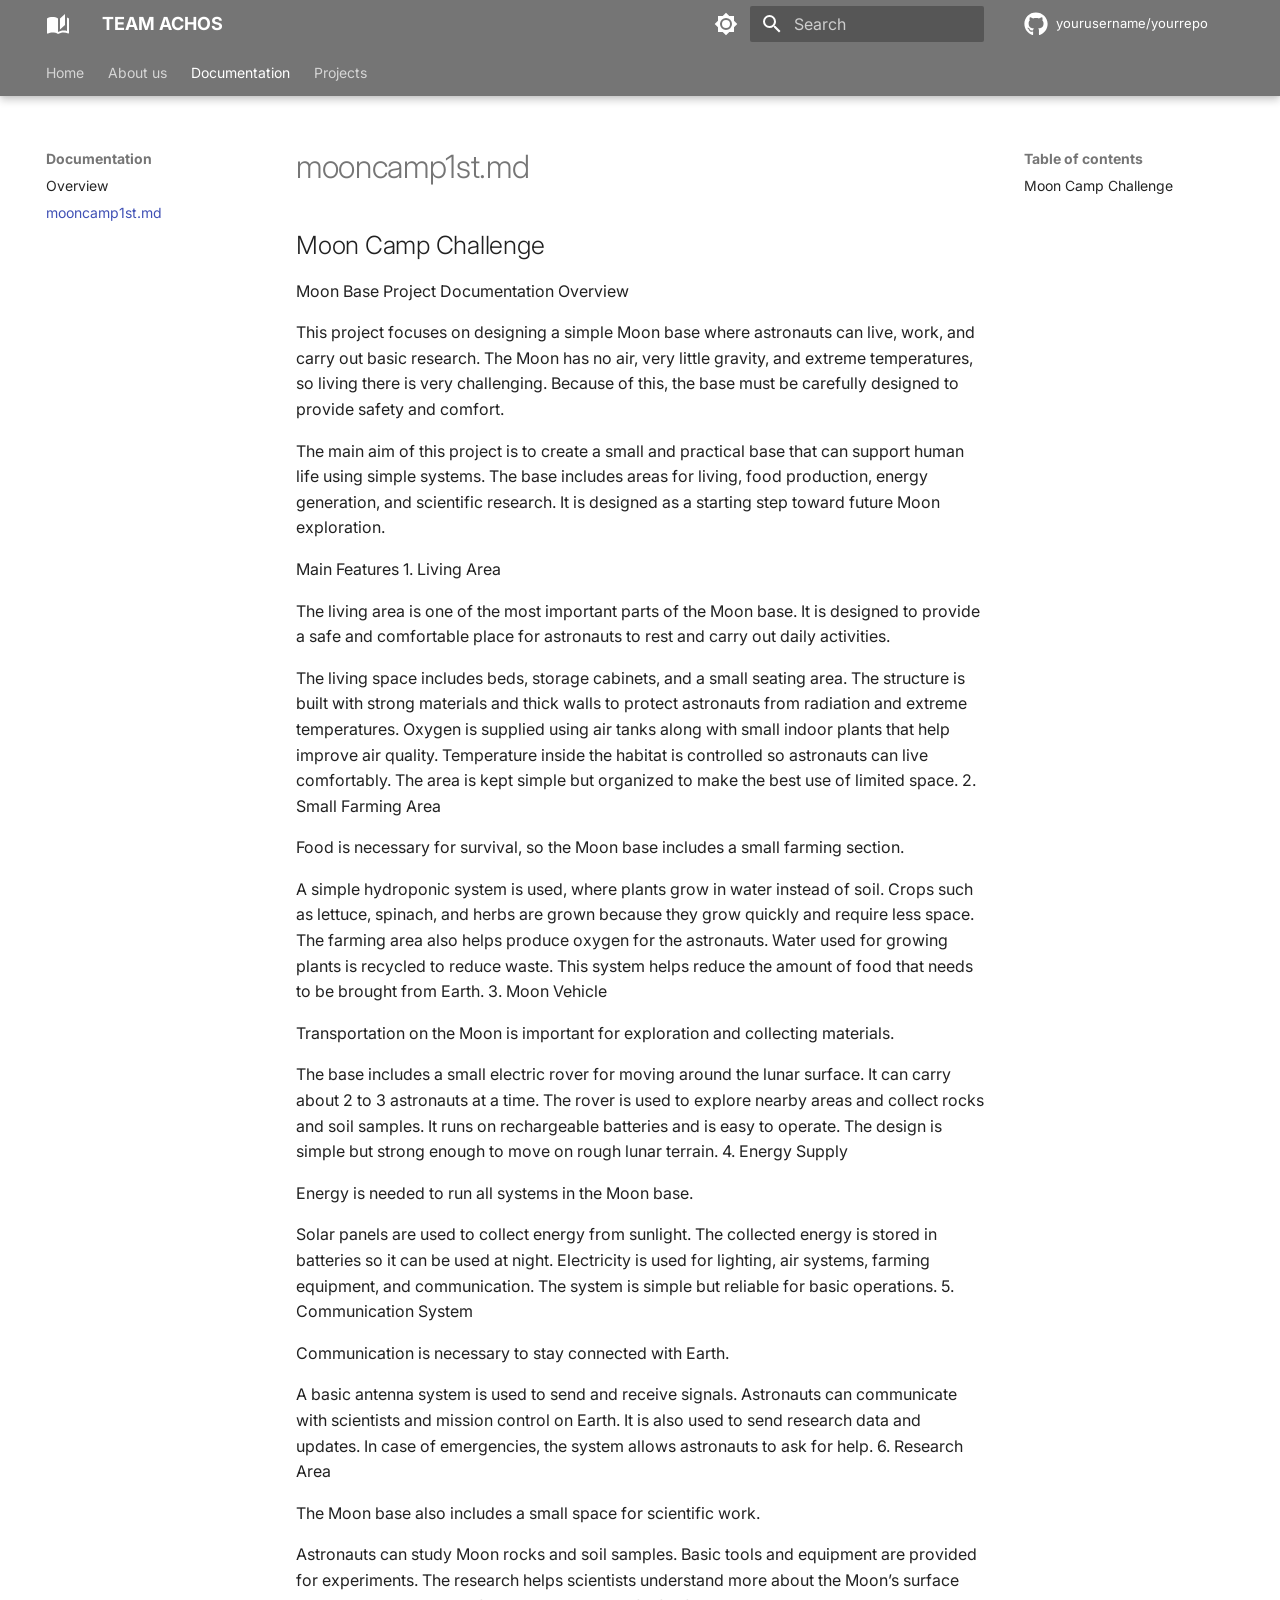
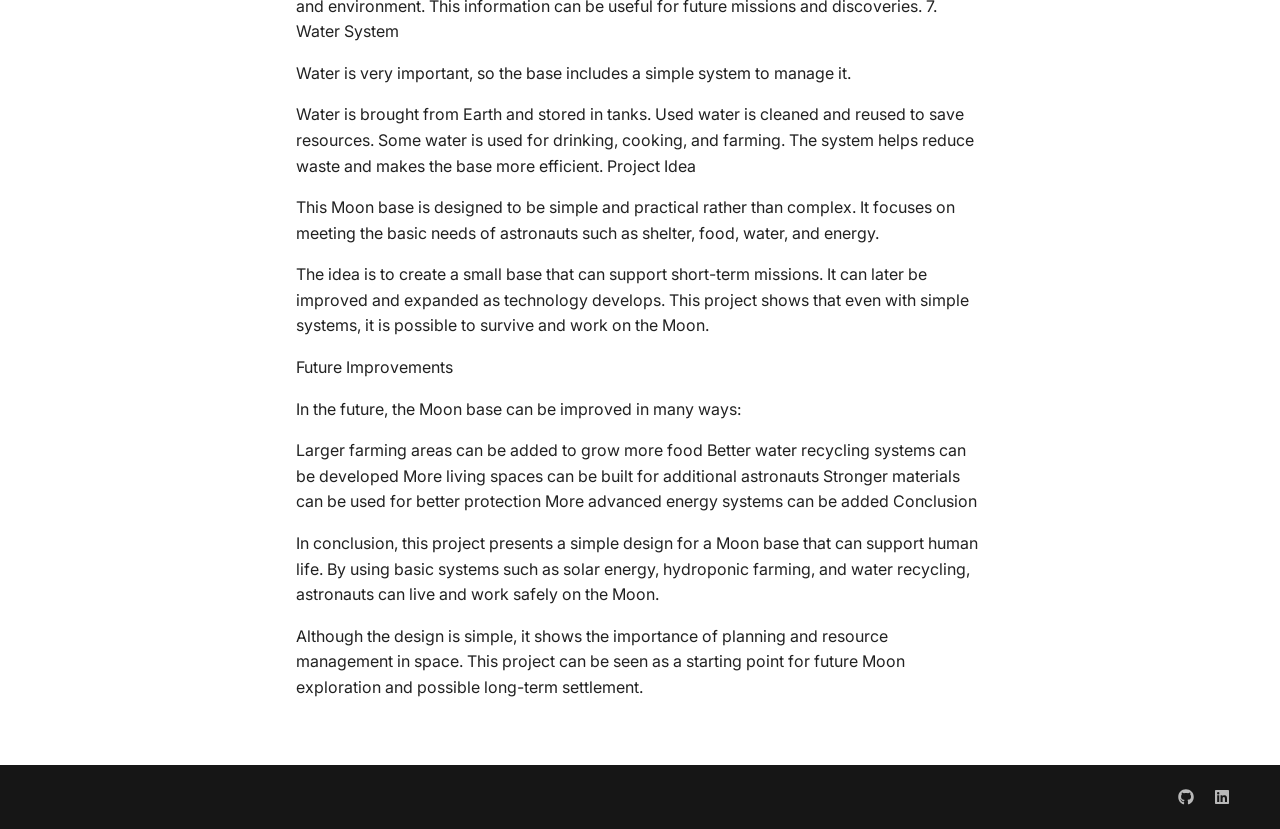
<file: documentation/mooncamp1st/index.html>
<!doctype html>
<html lang="en" class="no-js">
  <head>
    
      <meta charset="utf-8">
      <meta name="viewport" content="width=device-width,initial-scale=1">
      
        <meta name="description" content="A personal documentation site for showcasing work, learning, and projects.">
      
      
        <meta name="author" content="Your Name">
      
      
        <link rel="canonical" href="https://yourusername.github.io/yourrepo/documentation/mooncamp1st/">
      
      
        <link rel="prev" href="../">
      
      
        <link rel="next" href="../../projects/">
      
      
        
      
      
      <link rel="icon" href="../../assets/images/favicon.png">
      <meta name="generator" content="mkdocs-1.6.1, mkdocs-material-9.7.6">
    
    
      
        <title>mooncamp1st.md - TEAM ACHOS</title>
      
    
    
      <link rel="stylesheet" href="../../assets/stylesheets/main.484c7ddc.min.css">
      
        
        <link rel="stylesheet" href="../../assets/stylesheets/palette.ab4e12ef.min.css">
      
      


    
    
      
    
    
      
        
        
        <link rel="preconnect" href="https://fonts.gstatic.com" crossorigin>
        <link rel="stylesheet" href="https://fonts.googleapis.com/css?family=Inter:300,300i,400,400i,700,700i%7CRoboto+Mono:400,400i,700,700i&display=fallback">
        <style>:root{--md-text-font:"Inter";--md-code-font:"Roboto Mono"}</style>
      
    
    
      <link rel="stylesheet" href="../../stylesheets/extra.css">
    
    <script>__md_scope=new URL("../..",location),__md_hash=e=>[...e].reduce(((e,_)=>(e<<5)-e+_.charCodeAt(0)),0),__md_get=(e,_=localStorage,t=__md_scope)=>JSON.parse(_.getItem(t.pathname+"."+e)),__md_set=(e,_,t=localStorage,a=__md_scope)=>{try{t.setItem(a.pathname+"."+e,JSON.stringify(_))}catch(e){}}</script>
    
      

    
    
  </head>
  
  
    
    
      
    
    
    
    
    <body dir="ltr" data-md-color-scheme="default" data-md-color-primary="grey" data-md-color-accent="teal">
  
    
    <input class="md-toggle" data-md-toggle="drawer" type="checkbox" id="__drawer" autocomplete="off">
    <input class="md-toggle" data-md-toggle="search" type="checkbox" id="__search" autocomplete="off">
    <label class="md-overlay" for="__drawer"></label>
    <div data-md-component="skip">
      
        
        <a href="#moon-camp-challenge" class="md-skip">
          Skip to content
        </a>
      
    </div>
    <div data-md-component="announce">
      
    </div>
    
    
      

  

<header class="md-header md-header--shadow md-header--lifted" data-md-component="header">
  <nav class="md-header__inner md-grid" aria-label="Header">
    <a href="../.." title="TEAM ACHOS" class="md-header__button md-logo" aria-label="TEAM ACHOS" data-md-component="logo">
      
  
  <svg xmlns="http://www.w3.org/2000/svg" viewBox="0 0 24 24"><path d="m19 2-5 4.5v11l5-4.5zM6.5 5C4.55 5 2.45 5.4 1 6.5v14.66c0 .25.25.5.5.5.1 0 .15-.07.25-.07 1.35-.65 3.3-1.09 4.75-1.09 1.95 0 4.05.4 5.5 1.5 1.35-.85 3.8-1.5 5.5-1.5 1.65 0 3.35.31 4.75 1.06.1.05.15.03.25.03.25 0 .5-.25.5-.5V6.5c-.6-.45-1.25-.75-2-1V19c-1.1-.35-2.3-.5-3.5-.5-1.7 0-4.15.65-5.5 1.5V6.5C10.55 5.4 8.45 5 6.5 5"/></svg>

    </a>
    <label class="md-header__button md-icon" for="__drawer">
      
      <svg xmlns="http://www.w3.org/2000/svg" viewBox="0 0 24 24"><path d="M3 6h18v2H3zm0 5h18v2H3zm0 5h18v2H3z"/></svg>
    </label>
    <div class="md-header__title" data-md-component="header-title">
      <div class="md-header__ellipsis">
        <div class="md-header__topic">
          <span class="md-ellipsis">
            TEAM ACHOS
          </span>
        </div>
        <div class="md-header__topic" data-md-component="header-topic">
          <span class="md-ellipsis">
            
              mooncamp1st.md
            
          </span>
        </div>
      </div>
    </div>
    
      
        <form class="md-header__option" data-md-component="palette">
  
    
    
    
    <input class="md-option" data-md-color-media="(prefers-color-scheme: light)" data-md-color-scheme="default" data-md-color-primary="grey" data-md-color-accent="teal"  aria-label="Switch to dark mode"  type="radio" name="__palette" id="__palette_0">
    
      <label class="md-header__button md-icon" title="Switch to dark mode" for="__palette_1" hidden>
        <svg xmlns="http://www.w3.org/2000/svg" viewBox="0 0 24 24"><path d="M12 8a4 4 0 0 0-4 4 4 4 0 0 0 4 4 4 4 0 0 0 4-4 4 4 0 0 0-4-4m0 10a6 6 0 0 1-6-6 6 6 0 0 1 6-6 6 6 0 0 1 6 6 6 6 0 0 1-6 6m8-9.31V4h-4.69L12 .69 8.69 4H4v4.69L.69 12 4 15.31V20h4.69L12 23.31 15.31 20H20v-4.69L23.31 12z"/></svg>
      </label>
    
  
    
    
    
    <input class="md-option" data-md-color-media="(prefers-color-scheme: dark)" data-md-color-scheme="slate" data-md-color-primary="grey" data-md-color-accent="teal"  aria-label="Switch to light mode"  type="radio" name="__palette" id="__palette_1">
    
      <label class="md-header__button md-icon" title="Switch to light mode" for="__palette_0" hidden>
        <svg xmlns="http://www.w3.org/2000/svg" viewBox="0 0 24 24"><path d="M12 18c-.89 0-1.74-.2-2.5-.55C11.56 16.5 13 14.42 13 12s-1.44-4.5-3.5-5.45C10.26 6.2 11.11 6 12 6a6 6 0 0 1 6 6 6 6 0 0 1-6 6m8-9.31V4h-4.69L12 .69 8.69 4H4v4.69L.69 12 4 15.31V20h4.69L12 23.31 15.31 20H20v-4.69L23.31 12z"/></svg>
      </label>
    
  
</form>
      
    
    
      <script>var palette=__md_get("__palette");if(palette&&palette.color){if("(prefers-color-scheme)"===palette.color.media){var media=matchMedia("(prefers-color-scheme: light)"),input=document.querySelector(media.matches?"[data-md-color-media='(prefers-color-scheme: light)']":"[data-md-color-media='(prefers-color-scheme: dark)']");palette.color.media=input.getAttribute("data-md-color-media"),palette.color.scheme=input.getAttribute("data-md-color-scheme"),palette.color.primary=input.getAttribute("data-md-color-primary"),palette.color.accent=input.getAttribute("data-md-color-accent")}for(var[key,value]of Object.entries(palette.color))document.body.setAttribute("data-md-color-"+key,value)}</script>
    
    
    
      
      
        <label class="md-header__button md-icon" for="__search">
          
          <svg xmlns="http://www.w3.org/2000/svg" viewBox="0 0 24 24"><path d="M9.5 3A6.5 6.5 0 0 1 16 9.5c0 1.61-.59 3.09-1.56 4.23l.27.27h.79l5 5-1.5 1.5-5-5v-.79l-.27-.27A6.52 6.52 0 0 1 9.5 16 6.5 6.5 0 0 1 3 9.5 6.5 6.5 0 0 1 9.5 3m0 2C7 5 5 7 5 9.5S7 14 9.5 14 14 12 14 9.5 12 5 9.5 5"/></svg>
        </label>
        <div class="md-search" data-md-component="search" role="dialog">
  <label class="md-search__overlay" for="__search"></label>
  <div class="md-search__inner" role="search">
    <form class="md-search__form" name="search">
      <input type="text" class="md-search__input" name="query" aria-label="Search" placeholder="Search" autocapitalize="off" autocorrect="off" autocomplete="off" spellcheck="false" data-md-component="search-query" required>
      <label class="md-search__icon md-icon" for="__search">
        
        <svg xmlns="http://www.w3.org/2000/svg" viewBox="0 0 24 24"><path d="M9.5 3A6.5 6.5 0 0 1 16 9.5c0 1.61-.59 3.09-1.56 4.23l.27.27h.79l5 5-1.5 1.5-5-5v-.79l-.27-.27A6.52 6.52 0 0 1 9.5 16 6.5 6.5 0 0 1 3 9.5 6.5 6.5 0 0 1 9.5 3m0 2C7 5 5 7 5 9.5S7 14 9.5 14 14 12 14 9.5 12 5 9.5 5"/></svg>
        
        <svg xmlns="http://www.w3.org/2000/svg" viewBox="0 0 24 24"><path d="M20 11v2H8l5.5 5.5-1.42 1.42L4.16 12l7.92-7.92L13.5 5.5 8 11z"/></svg>
      </label>
      <nav class="md-search__options" aria-label="Search">
        
        <button type="reset" class="md-search__icon md-icon" title="Clear" aria-label="Clear" tabindex="-1">
          
          <svg xmlns="http://www.w3.org/2000/svg" viewBox="0 0 24 24"><path d="M19 6.41 17.59 5 12 10.59 6.41 5 5 6.41 10.59 12 5 17.59 6.41 19 12 13.41 17.59 19 19 17.59 13.41 12z"/></svg>
        </button>
      </nav>
      
        <div class="md-search__suggest" data-md-component="search-suggest"></div>
      
    </form>
    <div class="md-search__output">
      <div class="md-search__scrollwrap" tabindex="0" data-md-scrollfix>
        <div class="md-search-result" data-md-component="search-result">
          <div class="md-search-result__meta">
            Initializing search
          </div>
          <ol class="md-search-result__list" role="presentation"></ol>
        </div>
      </div>
    </div>
  </div>
</div>
      
    
    
      <div class="md-header__source">
        <a href="https://github.com/yourusername/yourrepo" title="Go to repository" class="md-source" data-md-component="source">
  <div class="md-source__icon md-icon">
    
    <svg xmlns="http://www.w3.org/2000/svg" viewBox="0 0 512 512"><!--! Font Awesome Free 7.1.0 by @fontawesome - https://fontawesome.com License - https://fontawesome.com/license/free (Icons: CC BY 4.0, Fonts: SIL OFL 1.1, Code: MIT License) Copyright 2025 Fonticons, Inc.--><path d="M173.9 397.4c0 2-2.3 3.6-5.2 3.6-3.3.3-5.6-1.3-5.6-3.6 0-2 2.3-3.6 5.2-3.6 3-.3 5.6 1.3 5.6 3.6m-31.1-4.5c-.7 2 1.3 4.3 4.3 4.9 2.6 1 5.6 0 6.2-2s-1.3-4.3-4.3-5.2c-2.6-.7-5.5.3-6.2 2.3m44.2-1.7c-2.9.7-4.9 2.6-4.6 4.9.3 2 2.9 3.3 5.9 2.6 2.9-.7 4.9-2.6 4.6-4.6-.3-1.9-3-3.2-5.9-2.9M252.8 8C114.1 8 8 113.3 8 252c0 110.9 69.8 205.8 169.5 239.2 12.8 2.3 17.3-5.6 17.3-12.1 0-6.2-.3-40.4-.3-61.4 0 0-70 15-84.7-29.8 0 0-11.4-29.1-27.8-36.6 0 0-22.9-15.7 1.6-15.4 0 0 24.9 2 38.6 25.8 21.9 38.6 58.6 27.5 72.9 20.9 2.3-16 8.8-27.1 16-33.7-55.9-6.2-112.3-14.3-112.3-110.5 0-27.5 7.6-41.3 23.6-58.9-2.6-6.5-11.1-33.3 2.6-67.9 20.9-6.5 69 27 69 27 20-5.6 41.5-8.5 62.8-8.5s42.8 2.9 62.8 8.5c0 0 48.1-33.6 69-27 13.7 34.7 5.2 61.4 2.6 67.9 16 17.7 25.8 31.5 25.8 58.9 0 96.5-58.9 104.2-114.8 110.5 9.2 7.9 17 22.9 17 46.4 0 33.7-.3 75.4-.3 83.6 0 6.5 4.6 14.4 17.3 12.1C436.2 457.8 504 362.9 504 252 504 113.3 391.5 8 252.8 8M105.2 352.9c-1.3 1-1 3.3.7 5.2 1.6 1.6 3.9 2.3 5.2 1 1.3-1 1-3.3-.7-5.2-1.6-1.6-3.9-2.3-5.2-1m-10.8-8.1c-.7 1.3.3 2.9 2.3 3.9 1.6 1 3.6.7 4.3-.7.7-1.3-.3-2.9-2.3-3.9-2-.6-3.6-.3-4.3.7m32.4 35.6c-1.6 1.3-1 4.3 1.3 6.2 2.3 2.3 5.2 2.6 6.5 1 1.3-1.3.7-4.3-1.3-6.2-2.2-2.3-5.2-2.6-6.5-1m-11.4-14.7c-1.6 1-1.6 3.6 0 5.9s4.3 3.3 5.6 2.3c1.6-1.3 1.6-3.9 0-6.2-1.4-2.3-4-3.3-5.6-2"/></svg>
  </div>
  <div class="md-source__repository">
    yourusername/yourrepo
  </div>
</a>
      </div>
    
  </nav>
  
    
      
<nav class="md-tabs" aria-label="Tabs" data-md-component="tabs">
  <div class="md-grid">
    <ul class="md-tabs__list">
      
        
  
  
  
  
    
    
      <li class="md-tabs__item">
        <a href="../.." class="md-tabs__link">
          
  
  
  Home

        </a>
      </li>
    
  

      
        
  
  
  
  
    
    
      <li class="md-tabs__item">
        <a href="../../about/" class="md-tabs__link">
          
  
  
  About us

        </a>
      </li>
    
  

      
        
  
  
  
    
  
  
    
    
      <li class="md-tabs__item md-tabs__item--active">
        <a href="../" class="md-tabs__link">
          
  
  
  Documentation

        </a>
      </li>
    
  

      
        
  
  
  
  
    
    
      <li class="md-tabs__item">
        <a href="../../projects/" class="md-tabs__link">
          
  
  
  Projects

        </a>
      </li>
    
  

      
    </ul>
  </div>
</nav>
    
  
</header>
    
    <div class="md-container" data-md-component="container">
      
      
        
      
      <main class="md-main" data-md-component="main">
        <div class="md-main__inner md-grid">
          
            
              
              <div class="md-sidebar md-sidebar--primary" data-md-component="sidebar" data-md-type="navigation" >
                <div class="md-sidebar__scrollwrap">
                  <div class="md-sidebar__inner">
                    


  


<nav class="md-nav md-nav--primary md-nav--lifted" aria-label="Navigation" data-md-level="0">
  <label class="md-nav__title" for="__drawer">
    <a href="../.." title="TEAM ACHOS" class="md-nav__button md-logo" aria-label="TEAM ACHOS" data-md-component="logo">
      
  
  <svg xmlns="http://www.w3.org/2000/svg" viewBox="0 0 24 24"><path d="m19 2-5 4.5v11l5-4.5zM6.5 5C4.55 5 2.45 5.4 1 6.5v14.66c0 .25.25.5.5.5.1 0 .15-.07.25-.07 1.35-.65 3.3-1.09 4.75-1.09 1.95 0 4.05.4 5.5 1.5 1.35-.85 3.8-1.5 5.5-1.5 1.65 0 3.35.31 4.75 1.06.1.05.15.03.25.03.25 0 .5-.25.5-.5V6.5c-.6-.45-1.25-.75-2-1V19c-1.1-.35-2.3-.5-3.5-.5-1.7 0-4.15.65-5.5 1.5V6.5C10.55 5.4 8.45 5 6.5 5"/></svg>

    </a>
    TEAM ACHOS
  </label>
  
    <div class="md-nav__source">
      <a href="https://github.com/yourusername/yourrepo" title="Go to repository" class="md-source" data-md-component="source">
  <div class="md-source__icon md-icon">
    
    <svg xmlns="http://www.w3.org/2000/svg" viewBox="0 0 512 512"><!--! Font Awesome Free 7.1.0 by @fontawesome - https://fontawesome.com License - https://fontawesome.com/license/free (Icons: CC BY 4.0, Fonts: SIL OFL 1.1, Code: MIT License) Copyright 2025 Fonticons, Inc.--><path d="M173.9 397.4c0 2-2.3 3.6-5.2 3.6-3.3.3-5.6-1.3-5.6-3.6 0-2 2.3-3.6 5.2-3.6 3-.3 5.6 1.3 5.6 3.6m-31.1-4.5c-.7 2 1.3 4.3 4.3 4.9 2.6 1 5.6 0 6.2-2s-1.3-4.3-4.3-5.2c-2.6-.7-5.5.3-6.2 2.3m44.2-1.7c-2.9.7-4.9 2.6-4.6 4.9.3 2 2.9 3.3 5.9 2.6 2.9-.7 4.9-2.6 4.6-4.6-.3-1.9-3-3.2-5.9-2.9M252.8 8C114.1 8 8 113.3 8 252c0 110.9 69.8 205.8 169.5 239.2 12.8 2.3 17.3-5.6 17.3-12.1 0-6.2-.3-40.4-.3-61.4 0 0-70 15-84.7-29.8 0 0-11.4-29.1-27.8-36.6 0 0-22.9-15.7 1.6-15.4 0 0 24.9 2 38.6 25.8 21.9 38.6 58.6 27.5 72.9 20.9 2.3-16 8.8-27.1 16-33.7-55.9-6.2-112.3-14.3-112.3-110.5 0-27.5 7.6-41.3 23.6-58.9-2.6-6.5-11.1-33.3 2.6-67.9 20.9-6.5 69 27 69 27 20-5.6 41.5-8.5 62.8-8.5s42.8 2.9 62.8 8.5c0 0 48.1-33.6 69-27 13.7 34.7 5.2 61.4 2.6 67.9 16 17.7 25.8 31.5 25.8 58.9 0 96.5-58.9 104.2-114.8 110.5 9.2 7.9 17 22.9 17 46.4 0 33.7-.3 75.4-.3 83.6 0 6.5 4.6 14.4 17.3 12.1C436.2 457.8 504 362.9 504 252 504 113.3 391.5 8 252.8 8M105.2 352.9c-1.3 1-1 3.3.7 5.2 1.6 1.6 3.9 2.3 5.2 1 1.3-1 1-3.3-.7-5.2-1.6-1.6-3.9-2.3-5.2-1m-10.8-8.1c-.7 1.3.3 2.9 2.3 3.9 1.6 1 3.6.7 4.3-.7.7-1.3-.3-2.9-2.3-3.9-2-.6-3.6-.3-4.3.7m32.4 35.6c-1.6 1.3-1 4.3 1.3 6.2 2.3 2.3 5.2 2.6 6.5 1 1.3-1.3.7-4.3-1.3-6.2-2.2-2.3-5.2-2.6-6.5-1m-11.4-14.7c-1.6 1-1.6 3.6 0 5.9s4.3 3.3 5.6 2.3c1.6-1.3 1.6-3.9 0-6.2-1.4-2.3-4-3.3-5.6-2"/></svg>
  </div>
  <div class="md-source__repository">
    yourusername/yourrepo
  </div>
</a>
    </div>
  
  <ul class="md-nav__list" data-md-scrollfix>
    
      
      
  
  
  
  
    
    
    
    
      
      
        
      
    
    
    <li class="md-nav__item md-nav__item--nested">
      
        
        
          
        
        <input class="md-nav__toggle md-toggle md-toggle--indeterminate" type="checkbox" id="__nav_1" >
        
          
          <label class="md-nav__link" for="__nav_1" id="__nav_1_label" tabindex="0">
            
  
  
  <span class="md-ellipsis">
    
  
    Home
  

    
  </span>
  
  

            <span class="md-nav__icon md-icon"></span>
          </label>
        
        <nav class="md-nav" data-md-level="1" aria-labelledby="__nav_1_label" aria-expanded="false">
          <label class="md-nav__title" for="__nav_1">
            <span class="md-nav__icon md-icon"></span>
            
  
    Home
  

          </label>
          <ul class="md-nav__list" data-md-scrollfix>
            
              
                
  
  
  
  
    <li class="md-nav__item">
      <a href="../.." class="md-nav__link">
        
  
  
  <span class="md-ellipsis">
    
  
    Welcome
  

    
  </span>
  
  

      </a>
    </li>
  

              
            
          </ul>
        </nav>
      
    </li>
  

    
      
      
  
  
  
  
    
    
    
    
      
      
        
      
    
    
    <li class="md-nav__item md-nav__item--nested">
      
        
        
          
        
        <input class="md-nav__toggle md-toggle md-toggle--indeterminate" type="checkbox" id="__nav_2" >
        
          
          <label class="md-nav__link" for="__nav_2" id="__nav_2_label" tabindex="0">
            
  
  
  <span class="md-ellipsis">
    
  
    About us
  

    
  </span>
  
  

            <span class="md-nav__icon md-icon"></span>
          </label>
        
        <nav class="md-nav" data-md-level="1" aria-labelledby="__nav_2_label" aria-expanded="false">
          <label class="md-nav__title" for="__nav_2">
            <span class="md-nav__icon md-icon"></span>
            
  
    About us
  

          </label>
          <ul class="md-nav__list" data-md-scrollfix>
            
              
                
  
  
  
  
    <li class="md-nav__item">
      <a href="../../about/" class="md-nav__link">
        
  
  
  <span class="md-ellipsis">
    
  
    Introduction
  

    
  </span>
  
  

      </a>
    </li>
  

              
            
          </ul>
        </nav>
      
    </li>
  

    
      
      
  
  
    
  
  
  
    
    
    
    
      
        
        
      
      
        
      
    
    
    <li class="md-nav__item md-nav__item--active md-nav__item--section md-nav__item--nested">
      
        
        
        <input class="md-nav__toggle md-toggle " type="checkbox" id="__nav_3" checked>
        
          
          <label class="md-nav__link" for="__nav_3" id="__nav_3_label" tabindex="">
            
  
  
  <span class="md-ellipsis">
    
  
    Documentation
  

    
  </span>
  
  

            <span class="md-nav__icon md-icon"></span>
          </label>
        
        <nav class="md-nav" data-md-level="1" aria-labelledby="__nav_3_label" aria-expanded="true">
          <label class="md-nav__title" for="__nav_3">
            <span class="md-nav__icon md-icon"></span>
            
  
    Documentation
  

          </label>
          <ul class="md-nav__list" data-md-scrollfix>
            
              
                
  
  
  
  
    <li class="md-nav__item">
      <a href="../" class="md-nav__link">
        
  
  
  <span class="md-ellipsis">
    
  
    Overview
  

    
  </span>
  
  

      </a>
    </li>
  

              
            
              
                
  
  
    
  
  
  
    <li class="md-nav__item md-nav__item--active">
      
      <input class="md-nav__toggle md-toggle" type="checkbox" id="__toc">
      
      
      
        <label class="md-nav__link md-nav__link--active" for="__toc">
          
  
  
  <span class="md-ellipsis">
    
  
    mooncamp1st.md
  

    
  </span>
  
  

          <span class="md-nav__icon md-icon"></span>
        </label>
      
      <a href="./" class="md-nav__link md-nav__link--active">
        
  
  
  <span class="md-ellipsis">
    
  
    mooncamp1st.md
  

    
  </span>
  
  

      </a>
      
        

<nav class="md-nav md-nav--secondary" aria-label="Table of contents">
  
  
  
  
    <label class="md-nav__title" for="__toc">
      <span class="md-nav__icon md-icon"></span>
      Table of contents
    </label>
    <ul class="md-nav__list" data-md-component="toc" data-md-scrollfix>
      
        <li class="md-nav__item">
  <a href="#moon-camp-challenge" class="md-nav__link">
    <span class="md-ellipsis">
      
        Moon Camp Challenge
      
    </span>
  </a>
  
</li>
      
    </ul>
  
</nav>
      
    </li>
  

              
            
          </ul>
        </nav>
      
    </li>
  

    
      
      
  
  
  
  
    
    
    
    
      
      
        
      
    
    
    <li class="md-nav__item md-nav__item--nested">
      
        
        
          
        
        <input class="md-nav__toggle md-toggle md-toggle--indeterminate" type="checkbox" id="__nav_4" >
        
          
          <label class="md-nav__link" for="__nav_4" id="__nav_4_label" tabindex="0">
            
  
  
  <span class="md-ellipsis">
    
  
    Projects
  

    
  </span>
  
  

            <span class="md-nav__icon md-icon"></span>
          </label>
        
        <nav class="md-nav" data-md-level="1" aria-labelledby="__nav_4_label" aria-expanded="false">
          <label class="md-nav__title" for="__nav_4">
            <span class="md-nav__icon md-icon"></span>
            
  
    Projects
  

          </label>
          <ul class="md-nav__list" data-md-scrollfix>
            
              
                
  
  
  
  
    <li class="md-nav__item">
      <a href="../../projects/" class="md-nav__link">
        
  
  
  <span class="md-ellipsis">
    
  
    Overview
  

    
  </span>
  
  

      </a>
    </li>
  

              
            
              
                
  
  
  
  
    <li class="md-nav__item">
      <a href="../../projects/project-template/" class="md-nav__link">
        
  
  
  <span class="md-ellipsis">
    
  
    📋 Project Template
  

    
  </span>
  
  

      </a>
    </li>
  

              
            
          </ul>
        </nav>
      
    </li>
  

    
  </ul>
</nav>
                  </div>
                </div>
              </div>
            
            
              
              <div class="md-sidebar md-sidebar--secondary" data-md-component="sidebar" data-md-type="toc" >
                <div class="md-sidebar__scrollwrap">
                  <div class="md-sidebar__inner">
                    

<nav class="md-nav md-nav--secondary" aria-label="Table of contents">
  
  
  
  
    <label class="md-nav__title" for="__toc">
      <span class="md-nav__icon md-icon"></span>
      Table of contents
    </label>
    <ul class="md-nav__list" data-md-component="toc" data-md-scrollfix>
      
        <li class="md-nav__item">
  <a href="#moon-camp-challenge" class="md-nav__link">
    <span class="md-ellipsis">
      
        Moon Camp Challenge
      
    </span>
  </a>
  
</li>
      
    </ul>
  
</nav>
                  </div>
                </div>
              </div>
            
          
          
            <div class="md-content" data-md-component="content">
              
              <article class="md-content__inner md-typeset">
                
                  


  
  


  <h1>mooncamp1st.md</h1>

<h2 id="moon-camp-challenge">Moon Camp Challenge<a class="headerlink" href="#moon-camp-challenge" title="Permanent link">&para;</a></h2>
<p>Moon Base Project Documentation
Overview</p>
<p>This project focuses on designing a simple Moon base where astronauts can live, work, and carry out basic research. The Moon has no air, very little gravity, and extreme temperatures, so living there is very challenging. Because of this, the base must be carefully designed to provide safety and comfort.</p>
<p>The main aim of this project is to create a small and practical base that can support human life using simple systems. The base includes areas for living, food production, energy generation, and scientific research. It is designed as a starting step toward future Moon exploration.</p>
<p>Main Features
1. Living Area</p>
<p>The living area is one of the most important parts of the Moon base. It is designed to provide a safe and comfortable place for astronauts to rest and carry out daily activities.</p>
<p>The living space includes beds, storage cabinets, and a small seating area.
The structure is built with strong materials and thick walls to protect astronauts from radiation and extreme temperatures.
Oxygen is supplied using air tanks along with small indoor plants that help improve air quality.
Temperature inside the habitat is controlled so astronauts can live comfortably.
The area is kept simple but organized to make the best use of limited space.
2. Small Farming Area</p>
<p>Food is necessary for survival, so the Moon base includes a small farming section.</p>
<p>A simple hydroponic system is used, where plants grow in water instead of soil.
Crops such as lettuce, spinach, and herbs are grown because they grow quickly and require less space.
The farming area also helps produce oxygen for the astronauts.
Water used for growing plants is recycled to reduce waste.
This system helps reduce the amount of food that needs to be brought from Earth.
3. Moon Vehicle</p>
<p>Transportation on the Moon is important for exploration and collecting materials.</p>
<p>The base includes a small electric rover for moving around the lunar surface.
It can carry about 2 to 3 astronauts at a time.
The rover is used to explore nearby areas and collect rocks and soil samples.
It runs on rechargeable batteries and is easy to operate.
The design is simple but strong enough to move on rough lunar terrain.
4. Energy Supply</p>
<p>Energy is needed to run all systems in the Moon base.</p>
<p>Solar panels are used to collect energy from sunlight.
The collected energy is stored in batteries so it can be used at night.
Electricity is used for lighting, air systems, farming equipment, and communication.
The system is simple but reliable for basic operations.
5. Communication System</p>
<p>Communication is necessary to stay connected with Earth.</p>
<p>A basic antenna system is used to send and receive signals.
Astronauts can communicate with scientists and mission control on Earth.
It is also used to send research data and updates.
In case of emergencies, the system allows astronauts to ask for help.
6. Research Area</p>
<p>The Moon base also includes a small space for scientific work.</p>
<p>Astronauts can study Moon rocks and soil samples.
Basic tools and equipment are provided for experiments.
The research helps scientists understand more about the Moon’s surface and environment.
This information can be useful for future missions and discoveries.
7. Water System</p>
<p>Water is very important, so the base includes a simple system to manage it.</p>
<p>Water is brought from Earth and stored in tanks.
Used water is cleaned and reused to save resources.
Some water is used for drinking, cooking, and farming.
The system helps reduce waste and makes the base more efficient.
Project Idea</p>
<p>This Moon base is designed to be simple and practical rather than complex. It focuses on meeting the basic needs of astronauts such as shelter, food, water, and energy.</p>
<p>The idea is to create a small base that can support short-term missions. It can later be improved and expanded as technology develops. This project shows that even with simple systems, it is possible to survive and work on the Moon.</p>
<p>Future Improvements</p>
<p>In the future, the Moon base can be improved in many ways:</p>
<p>Larger farming areas can be added to grow more food
Better water recycling systems can be developed
More living spaces can be built for additional astronauts
Stronger materials can be used for better protection
More advanced energy systems can be added
Conclusion</p>
<p>In conclusion, this project presents a simple design for a Moon base that can support human life. By using basic systems such as solar energy, hydroponic farming, and water recycling, astronauts can live and work safely on the Moon.</p>
<p>Although the design is simple, it shows the importance of planning and resource management in space. This project can be seen as a starting point for future Moon exploration and possible long-term settlement.</p>












                
              </article>
            </div>
          
          
  <script>var tabs=__md_get("__tabs");if(Array.isArray(tabs))e:for(var set of document.querySelectorAll(".tabbed-set")){var labels=set.querySelector(".tabbed-labels");for(var tab of tabs)for(var label of labels.getElementsByTagName("label"))if(label.innerText.trim()===tab){var input=document.getElementById(label.htmlFor);input.checked=!0;continue e}}</script>

<script>var target=document.getElementById(location.hash.slice(1));target&&target.name&&(target.checked=target.name.startsWith("__tabbed_"))</script>
        </div>
        
          <button type="button" class="md-top md-icon" data-md-component="top" hidden>
  
  <svg xmlns="http://www.w3.org/2000/svg" viewBox="0 0 24 24"><path d="M13 20h-2V8l-5.5 5.5-1.42-1.42L12 4.16l7.92 7.92-1.42 1.42L13 8z"/></svg>
  Back to top
</button>
        
      </main>
      
        <footer class="md-footer">
  
  <div class="md-footer-meta md-typeset">
    <div class="md-footer-meta__inner md-grid">
      <div class="md-copyright">
  
  
</div>
      
        
<div class="md-social">
  
    
    
    
    
    <a href="https://github.com/yourusername" target="_blank" rel="noopener" title="GitHub" class="md-social__link">
      <svg xmlns="http://www.w3.org/2000/svg" viewBox="0 0 512 512"><!--! Font Awesome Free 7.1.0 by @fontawesome - https://fontawesome.com License - https://fontawesome.com/license/free (Icons: CC BY 4.0, Fonts: SIL OFL 1.1, Code: MIT License) Copyright 2025 Fonticons, Inc.--><path d="M173.9 397.4c0 2-2.3 3.6-5.2 3.6-3.3.3-5.6-1.3-5.6-3.6 0-2 2.3-3.6 5.2-3.6 3-.3 5.6 1.3 5.6 3.6m-31.1-4.5c-.7 2 1.3 4.3 4.3 4.9 2.6 1 5.6 0 6.2-2s-1.3-4.3-4.3-5.2c-2.6-.7-5.5.3-6.2 2.3m44.2-1.7c-2.9.7-4.9 2.6-4.6 4.9.3 2 2.9 3.3 5.9 2.6 2.9-.7 4.9-2.6 4.6-4.6-.3-1.9-3-3.2-5.9-2.9M252.8 8C114.1 8 8 113.3 8 252c0 110.9 69.8 205.8 169.5 239.2 12.8 2.3 17.3-5.6 17.3-12.1 0-6.2-.3-40.4-.3-61.4 0 0-70 15-84.7-29.8 0 0-11.4-29.1-27.8-36.6 0 0-22.9-15.7 1.6-15.4 0 0 24.9 2 38.6 25.8 21.9 38.6 58.6 27.5 72.9 20.9 2.3-16 8.8-27.1 16-33.7-55.9-6.2-112.3-14.3-112.3-110.5 0-27.5 7.6-41.3 23.6-58.9-2.6-6.5-11.1-33.3 2.6-67.9 20.9-6.5 69 27 69 27 20-5.6 41.5-8.5 62.8-8.5s42.8 2.9 62.8 8.5c0 0 48.1-33.6 69-27 13.7 34.7 5.2 61.4 2.6 67.9 16 17.7 25.8 31.5 25.8 58.9 0 96.5-58.9 104.2-114.8 110.5 9.2 7.9 17 22.9 17 46.4 0 33.7-.3 75.4-.3 83.6 0 6.5 4.6 14.4 17.3 12.1C436.2 457.8 504 362.9 504 252 504 113.3 391.5 8 252.8 8M105.2 352.9c-1.3 1-1 3.3.7 5.2 1.6 1.6 3.9 2.3 5.2 1 1.3-1 1-3.3-.7-5.2-1.6-1.6-3.9-2.3-5.2-1m-10.8-8.1c-.7 1.3.3 2.9 2.3 3.9 1.6 1 3.6.7 4.3-.7.7-1.3-.3-2.9-2.3-3.9-2-.6-3.6-.3-4.3.7m32.4 35.6c-1.6 1.3-1 4.3 1.3 6.2 2.3 2.3 5.2 2.6 6.5 1 1.3-1.3.7-4.3-1.3-6.2-2.2-2.3-5.2-2.6-6.5-1m-11.4-14.7c-1.6 1-1.6 3.6 0 5.9s4.3 3.3 5.6 2.3c1.6-1.3 1.6-3.9 0-6.2-1.4-2.3-4-3.3-5.6-2"/></svg>
    </a>
  
    
    
    
    
    <a href="https://linkedin.com/in/yourusername" target="_blank" rel="noopener" title="LinkedIn" class="md-social__link">
      <svg xmlns="http://www.w3.org/2000/svg" viewBox="0 0 448 512"><!--! Font Awesome Free 7.1.0 by @fontawesome - https://fontawesome.com License - https://fontawesome.com/license/free (Icons: CC BY 4.0, Fonts: SIL OFL 1.1, Code: MIT License) Copyright 2025 Fonticons, Inc.--><path d="M416 32H31.9C14.3 32 0 46.5 0 64.3v383.4C0 465.5 14.3 480 31.9 480H416c17.6 0 32-14.5 32-32.3V64.3c0-17.8-14.4-32.3-32-32.3M135.4 416H69V202.2h66.5V416zM102.2 96a38.5 38.5 0 1 1 0 77 38.5 38.5 0 1 1 0-77m282.1 320h-66.4V312c0-24.8-.5-56.7-34.5-56.7-34.6 0-39.9 27-39.9 54.9V416h-66.4V202.2h63.7v29.2h.9c8.9-16.8 30.6-34.5 62.9-34.5 67.2 0 79.7 44.3 79.7 101.9z"/></svg>
    </a>
  
</div>
      
    </div>
  </div>
</footer>
      
    </div>
    <div class="md-dialog" data-md-component="dialog">
      <div class="md-dialog__inner md-typeset"></div>
    </div>
    
      <div class="md-progress" data-md-component="progress" role="progressbar"></div>
    
    
    
      
      
      <script id="__config" type="application/json">{"annotate": null, "base": "../..", "features": ["navigation.tabs", "navigation.tabs.sticky", "navigation.sections", "navigation.expand", "navigation.top", "navigation.instant", "navigation.instant.progress", "search.suggest", "search.highlight", "content.code.copy", "content.tabs.link", "toc.follow"], "search": "../../assets/javascripts/workers/search.2c215733.min.js", "tags": null, "translations": {"clipboard.copied": "Copied to clipboard", "clipboard.copy": "Copy to clipboard", "search.result.more.one": "1 more on this page", "search.result.more.other": "# more on this page", "search.result.none": "No matching documents", "search.result.one": "1 matching document", "search.result.other": "# matching documents", "search.result.placeholder": "Type to start searching", "search.result.term.missing": "Missing", "select.version": "Select version"}, "version": null}</script>
    
    
      <script src="../../assets/javascripts/bundle.79ae519e.min.js"></script>
      
    
  </body>
</html>
</file>
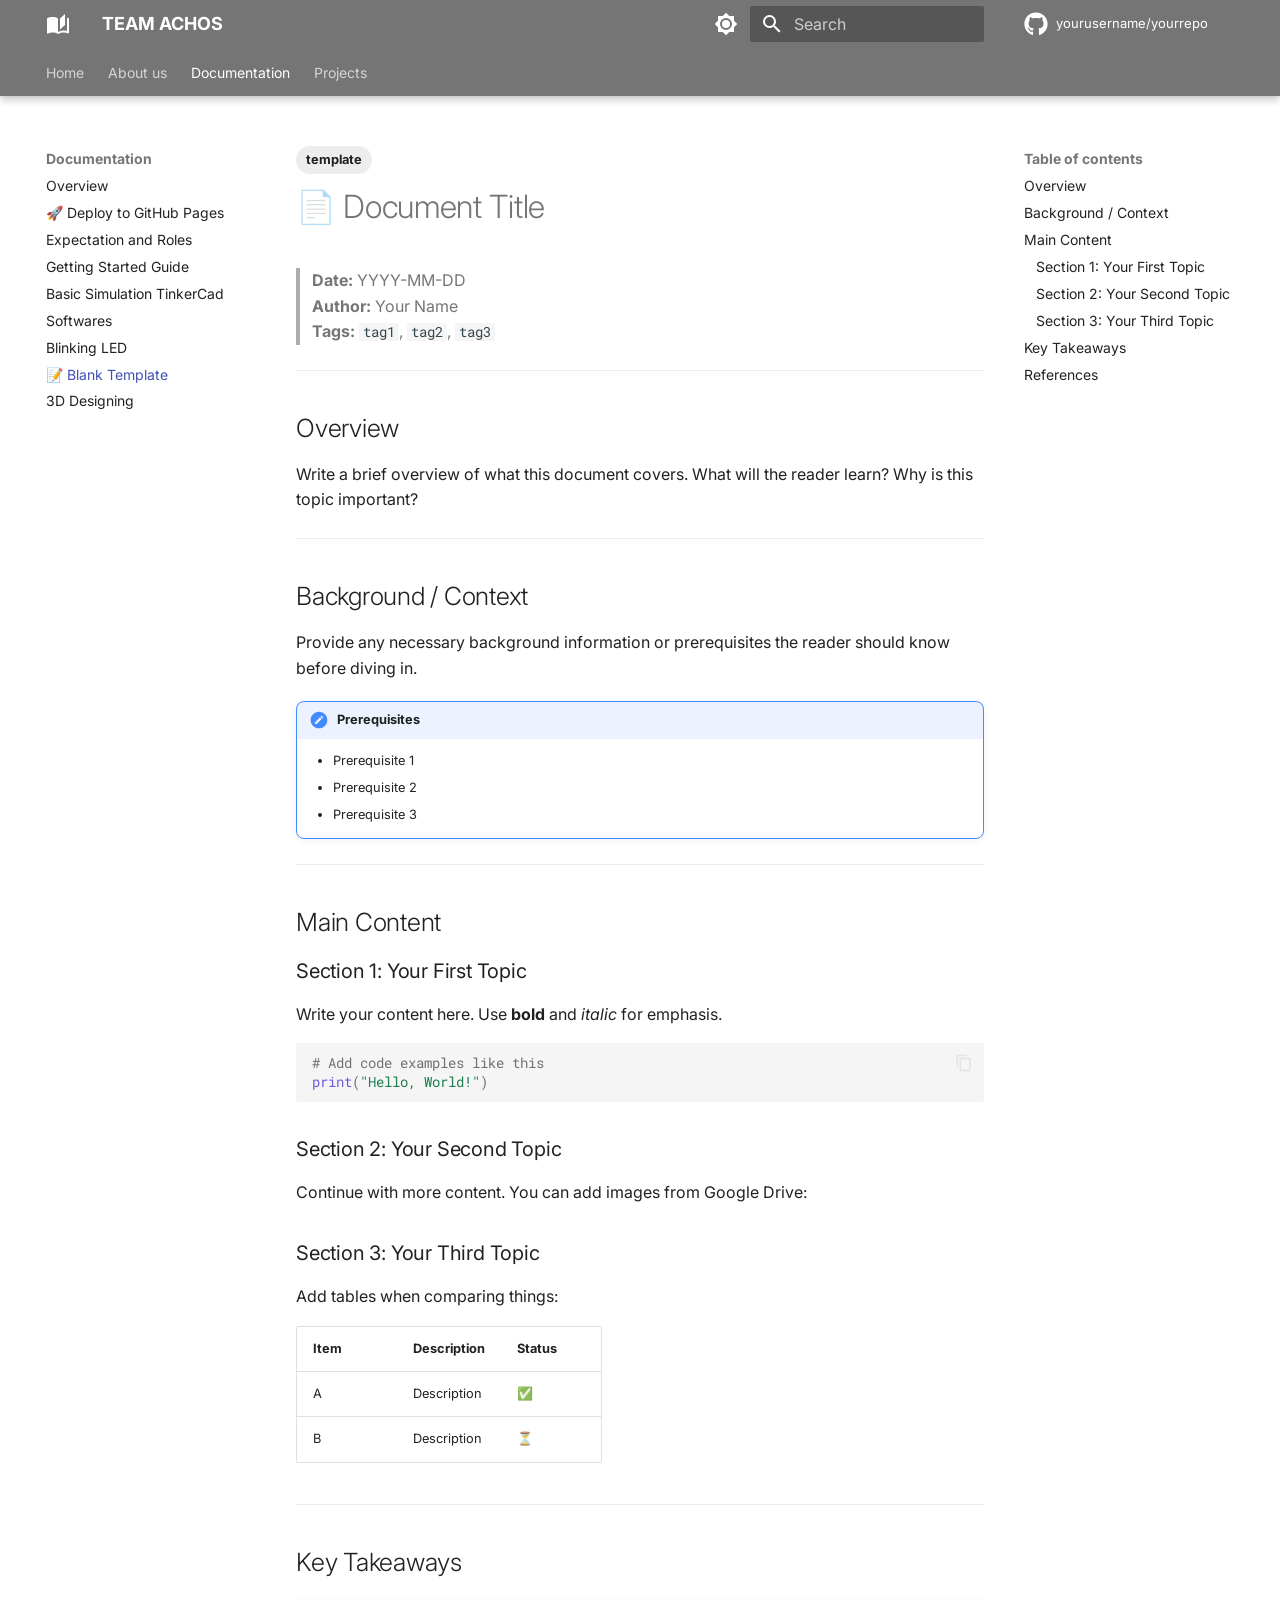
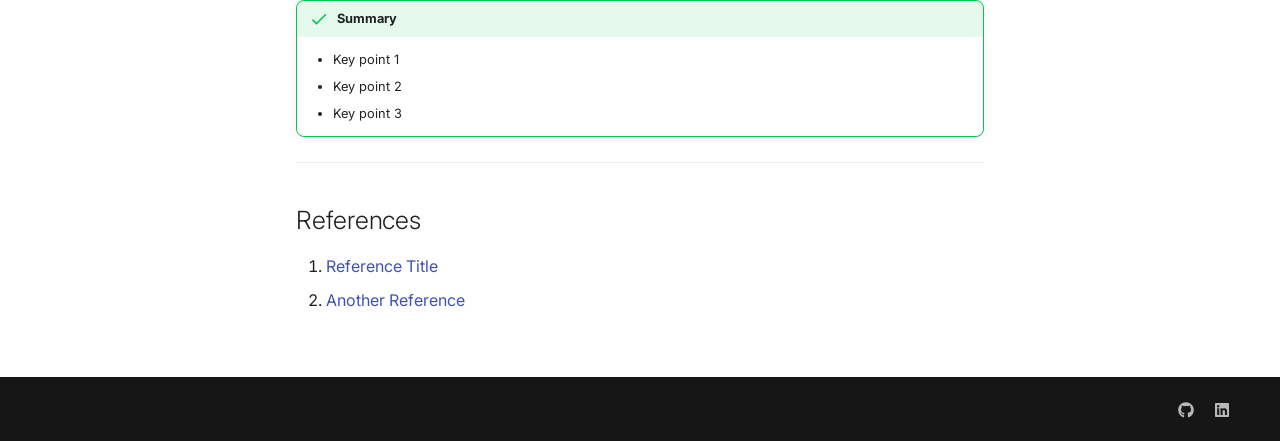
<file: documentation/template/index.html>
<!doctype html>
<html lang="en" class="no-js">
  <head>
    
      <meta charset="utf-8">
      <meta name="viewport" content="width=device-width,initial-scale=1">
      
        <meta name="description" content="A personal documentation site for showcasing work, learning, and projects.">
      
      
        <meta name="author" content="Your Name">
      
      
        <link rel="canonical" href="https://yourusername.github.io/yourrepo/documentation/template/">
      
      
        <link rel="prev" href="../led_blink/">
      
      
        <link rel="next" href="../3d_design/">
      
      
        
      
      
      <link rel="icon" href="../../assets/images/favicon.png">
      <meta name="generator" content="mkdocs-1.6.1, mkdocs-material-9.7.6">
    
    
      
        <title>Document Template - TEAM ACHOS</title>
      
    
    
      <link rel="stylesheet" href="../../assets/stylesheets/main.484c7ddc.min.css">
      
        
        <link rel="stylesheet" href="../../assets/stylesheets/palette.ab4e12ef.min.css">
      
      


    
    
      
    
    
      
        
        
        <link rel="preconnect" href="https://fonts.gstatic.com" crossorigin>
        <link rel="stylesheet" href="https://fonts.googleapis.com/css?family=Inter:300,300i,400,400i,700,700i%7CRoboto+Mono:400,400i,700,700i&display=fallback">
        <style>:root{--md-text-font:"Inter";--md-code-font:"Roboto Mono"}</style>
      
    
    
      <link rel="stylesheet" href="../../stylesheets/extra.css">
    
    <script>__md_scope=new URL("../..",location),__md_hash=e=>[...e].reduce(((e,_)=>(e<<5)-e+_.charCodeAt(0)),0),__md_get=(e,_=localStorage,t=__md_scope)=>JSON.parse(_.getItem(t.pathname+"."+e)),__md_set=(e,_,t=localStorage,a=__md_scope)=>{try{t.setItem(a.pathname+"."+e,JSON.stringify(_))}catch(e){}}</script>
    
      

    
    
  </head>
  
  
    
    
      
    
    
    
    
    <body dir="ltr" data-md-color-scheme="default" data-md-color-primary="grey" data-md-color-accent="teal">
  
    
    <input class="md-toggle" data-md-toggle="drawer" type="checkbox" id="__drawer" autocomplete="off">
    <input class="md-toggle" data-md-toggle="search" type="checkbox" id="__search" autocomplete="off">
    <label class="md-overlay" for="__drawer"></label>
    <div data-md-component="skip">
      
        
        <a href="#document-title" class="md-skip">
          Skip to content
        </a>
      
    </div>
    <div data-md-component="announce">
      
    </div>
    
    
      

  

<header class="md-header md-header--shadow md-header--lifted" data-md-component="header">
  <nav class="md-header__inner md-grid" aria-label="Header">
    <a href="../.." title="TEAM ACHOS" class="md-header__button md-logo" aria-label="TEAM ACHOS" data-md-component="logo">
      
  
  <svg xmlns="http://www.w3.org/2000/svg" viewBox="0 0 24 24"><path d="m19 2-5 4.5v11l5-4.5zM6.5 5C4.55 5 2.45 5.4 1 6.5v14.66c0 .25.25.5.5.5.1 0 .15-.07.25-.07 1.35-.65 3.3-1.09 4.75-1.09 1.95 0 4.05.4 5.5 1.5 1.35-.85 3.8-1.5 5.5-1.5 1.65 0 3.35.31 4.75 1.06.1.05.15.03.25.03.25 0 .5-.25.5-.5V6.5c-.6-.45-1.25-.75-2-1V19c-1.1-.35-2.3-.5-3.5-.5-1.7 0-4.15.65-5.5 1.5V6.5C10.55 5.4 8.45 5 6.5 5"/></svg>

    </a>
    <label class="md-header__button md-icon" for="__drawer">
      
      <svg xmlns="http://www.w3.org/2000/svg" viewBox="0 0 24 24"><path d="M3 6h18v2H3zm0 5h18v2H3zm0 5h18v2H3z"/></svg>
    </label>
    <div class="md-header__title" data-md-component="header-title">
      <div class="md-header__ellipsis">
        <div class="md-header__topic">
          <span class="md-ellipsis">
            TEAM ACHOS
          </span>
        </div>
        <div class="md-header__topic" data-md-component="header-topic">
          <span class="md-ellipsis">
            
              Document Template
            
          </span>
        </div>
      </div>
    </div>
    
      
        <form class="md-header__option" data-md-component="palette">
  
    
    
    
    <input class="md-option" data-md-color-media="(prefers-color-scheme: light)" data-md-color-scheme="default" data-md-color-primary="grey" data-md-color-accent="teal"  aria-label="Switch to dark mode"  type="radio" name="__palette" id="__palette_0">
    
      <label class="md-header__button md-icon" title="Switch to dark mode" for="__palette_1" hidden>
        <svg xmlns="http://www.w3.org/2000/svg" viewBox="0 0 24 24"><path d="M12 8a4 4 0 0 0-4 4 4 4 0 0 0 4 4 4 4 0 0 0 4-4 4 4 0 0 0-4-4m0 10a6 6 0 0 1-6-6 6 6 0 0 1 6-6 6 6 0 0 1 6 6 6 6 0 0 1-6 6m8-9.31V4h-4.69L12 .69 8.69 4H4v4.69L.69 12 4 15.31V20h4.69L12 23.31 15.31 20H20v-4.69L23.31 12z"/></svg>
      </label>
    
  
    
    
    
    <input class="md-option" data-md-color-media="(prefers-color-scheme: dark)" data-md-color-scheme="slate" data-md-color-primary="indigo" data-md-color-accent="teal"  aria-label="Switch to light mode"  type="radio" name="__palette" id="__palette_1">
    
      <label class="md-header__button md-icon" title="Switch to light mode" for="__palette_0" hidden>
        <svg xmlns="http://www.w3.org/2000/svg" viewBox="0 0 24 24"><path d="M12 18c-.89 0-1.74-.2-2.5-.55C11.56 16.5 13 14.42 13 12s-1.44-4.5-3.5-5.45C10.26 6.2 11.11 6 12 6a6 6 0 0 1 6 6 6 6 0 0 1-6 6m8-9.31V4h-4.69L12 .69 8.69 4H4v4.69L.69 12 4 15.31V20h4.69L12 23.31 15.31 20H20v-4.69L23.31 12z"/></svg>
      </label>
    
  
</form>
      
    
    
      <script>var palette=__md_get("__palette");if(palette&&palette.color){if("(prefers-color-scheme)"===palette.color.media){var media=matchMedia("(prefers-color-scheme: light)"),input=document.querySelector(media.matches?"[data-md-color-media='(prefers-color-scheme: light)']":"[data-md-color-media='(prefers-color-scheme: dark)']");palette.color.media=input.getAttribute("data-md-color-media"),palette.color.scheme=input.getAttribute("data-md-color-scheme"),palette.color.primary=input.getAttribute("data-md-color-primary"),palette.color.accent=input.getAttribute("data-md-color-accent")}for(var[key,value]of Object.entries(palette.color))document.body.setAttribute("data-md-color-"+key,value)}</script>
    
    
    
      
      
        <label class="md-header__button md-icon" for="__search">
          
          <svg xmlns="http://www.w3.org/2000/svg" viewBox="0 0 24 24"><path d="M9.5 3A6.5 6.5 0 0 1 16 9.5c0 1.61-.59 3.09-1.56 4.23l.27.27h.79l5 5-1.5 1.5-5-5v-.79l-.27-.27A6.52 6.52 0 0 1 9.5 16 6.5 6.5 0 0 1 3 9.5 6.5 6.5 0 0 1 9.5 3m0 2C7 5 5 7 5 9.5S7 14 9.5 14 14 12 14 9.5 12 5 9.5 5"/></svg>
        </label>
        <div class="md-search" data-md-component="search" role="dialog">
  <label class="md-search__overlay" for="__search"></label>
  <div class="md-search__inner" role="search">
    <form class="md-search__form" name="search">
      <input type="text" class="md-search__input" name="query" aria-label="Search" placeholder="Search" autocapitalize="off" autocorrect="off" autocomplete="off" spellcheck="false" data-md-component="search-query" required>
      <label class="md-search__icon md-icon" for="__search">
        
        <svg xmlns="http://www.w3.org/2000/svg" viewBox="0 0 24 24"><path d="M9.5 3A6.5 6.5 0 0 1 16 9.5c0 1.61-.59 3.09-1.56 4.23l.27.27h.79l5 5-1.5 1.5-5-5v-.79l-.27-.27A6.52 6.52 0 0 1 9.5 16 6.5 6.5 0 0 1 3 9.5 6.5 6.5 0 0 1 9.5 3m0 2C7 5 5 7 5 9.5S7 14 9.5 14 14 12 14 9.5 12 5 9.5 5"/></svg>
        
        <svg xmlns="http://www.w3.org/2000/svg" viewBox="0 0 24 24"><path d="M20 11v2H8l5.5 5.5-1.42 1.42L4.16 12l7.92-7.92L13.5 5.5 8 11z"/></svg>
      </label>
      <nav class="md-search__options" aria-label="Search">
        
        <button type="reset" class="md-search__icon md-icon" title="Clear" aria-label="Clear" tabindex="-1">
          
          <svg xmlns="http://www.w3.org/2000/svg" viewBox="0 0 24 24"><path d="M19 6.41 17.59 5 12 10.59 6.41 5 5 6.41 10.59 12 5 17.59 6.41 19 12 13.41 17.59 19 19 17.59 13.41 12z"/></svg>
        </button>
      </nav>
      
        <div class="md-search__suggest" data-md-component="search-suggest"></div>
      
    </form>
    <div class="md-search__output">
      <div class="md-search__scrollwrap" tabindex="0" data-md-scrollfix>
        <div class="md-search-result" data-md-component="search-result">
          <div class="md-search-result__meta">
            Initializing search
          </div>
          <ol class="md-search-result__list" role="presentation"></ol>
        </div>
      </div>
    </div>
  </div>
</div>
      
    
    
      <div class="md-header__source">
        <a href="https://github.com/yourusername/yourrepo" title="Go to repository" class="md-source" data-md-component="source">
  <div class="md-source__icon md-icon">
    
    <svg xmlns="http://www.w3.org/2000/svg" viewBox="0 0 512 512"><!--! Font Awesome Free 7.1.0 by @fontawesome - https://fontawesome.com License - https://fontawesome.com/license/free (Icons: CC BY 4.0, Fonts: SIL OFL 1.1, Code: MIT License) Copyright 2025 Fonticons, Inc.--><path d="M173.9 397.4c0 2-2.3 3.6-5.2 3.6-3.3.3-5.6-1.3-5.6-3.6 0-2 2.3-3.6 5.2-3.6 3-.3 5.6 1.3 5.6 3.6m-31.1-4.5c-.7 2 1.3 4.3 4.3 4.9 2.6 1 5.6 0 6.2-2s-1.3-4.3-4.3-5.2c-2.6-.7-5.5.3-6.2 2.3m44.2-1.7c-2.9.7-4.9 2.6-4.6 4.9.3 2 2.9 3.3 5.9 2.6 2.9-.7 4.9-2.6 4.6-4.6-.3-1.9-3-3.2-5.9-2.9M252.8 8C114.1 8 8 113.3 8 252c0 110.9 69.8 205.8 169.5 239.2 12.8 2.3 17.3-5.6 17.3-12.1 0-6.2-.3-40.4-.3-61.4 0 0-70 15-84.7-29.8 0 0-11.4-29.1-27.8-36.6 0 0-22.9-15.7 1.6-15.4 0 0 24.9 2 38.6 25.8 21.9 38.6 58.6 27.5 72.9 20.9 2.3-16 8.8-27.1 16-33.7-55.9-6.2-112.3-14.3-112.3-110.5 0-27.5 7.6-41.3 23.6-58.9-2.6-6.5-11.1-33.3 2.6-67.9 20.9-6.5 69 27 69 27 20-5.6 41.5-8.5 62.8-8.5s42.8 2.9 62.8 8.5c0 0 48.1-33.6 69-27 13.7 34.7 5.2 61.4 2.6 67.9 16 17.7 25.8 31.5 25.8 58.9 0 96.5-58.9 104.2-114.8 110.5 9.2 7.9 17 22.9 17 46.4 0 33.7-.3 75.4-.3 83.6 0 6.5 4.6 14.4 17.3 12.1C436.2 457.8 504 362.9 504 252 504 113.3 391.5 8 252.8 8M105.2 352.9c-1.3 1-1 3.3.7 5.2 1.6 1.6 3.9 2.3 5.2 1 1.3-1 1-3.3-.7-5.2-1.6-1.6-3.9-2.3-5.2-1m-10.8-8.1c-.7 1.3.3 2.9 2.3 3.9 1.6 1 3.6.7 4.3-.7.7-1.3-.3-2.9-2.3-3.9-2-.6-3.6-.3-4.3.7m32.4 35.6c-1.6 1.3-1 4.3 1.3 6.2 2.3 2.3 5.2 2.6 6.5 1 1.3-1.3.7-4.3-1.3-6.2-2.2-2.3-5.2-2.6-6.5-1m-11.4-14.7c-1.6 1-1.6 3.6 0 5.9s4.3 3.3 5.6 2.3c1.6-1.3 1.6-3.9 0-6.2-1.4-2.3-4-3.3-5.6-2"/></svg>
  </div>
  <div class="md-source__repository">
    yourusername/yourrepo
  </div>
</a>
      </div>
    
  </nav>
  
    
      
<nav class="md-tabs" aria-label="Tabs" data-md-component="tabs">
  <div class="md-grid">
    <ul class="md-tabs__list">
      
        
  
  
  
  
    
    
      <li class="md-tabs__item">
        <a href="../.." class="md-tabs__link">
          
  
  
  Home

        </a>
      </li>
    
  

      
        
  
  
  
  
    
    
      <li class="md-tabs__item">
        <a href="../../about/" class="md-tabs__link">
          
  
  
  About us

        </a>
      </li>
    
  

      
        
  
  
  
    
  
  
    
    
      <li class="md-tabs__item md-tabs__item--active">
        <a href="../" class="md-tabs__link">
          
  
  
  Documentation

        </a>
      </li>
    
  

      
        
  
  
  
  
    
    
      <li class="md-tabs__item">
        <a href="../../projects/" class="md-tabs__link">
          
  
  
  Projects

        </a>
      </li>
    
  

      
    </ul>
  </div>
</nav>
    
  
</header>
    
    <div class="md-container" data-md-component="container">
      
      
        
      
      <main class="md-main" data-md-component="main">
        <div class="md-main__inner md-grid">
          
            
              
              <div class="md-sidebar md-sidebar--primary" data-md-component="sidebar" data-md-type="navigation" >
                <div class="md-sidebar__scrollwrap">
                  <div class="md-sidebar__inner">
                    


  


<nav class="md-nav md-nav--primary md-nav--lifted" aria-label="Navigation" data-md-level="0">
  <label class="md-nav__title" for="__drawer">
    <a href="../.." title="TEAM ACHOS" class="md-nav__button md-logo" aria-label="TEAM ACHOS" data-md-component="logo">
      
  
  <svg xmlns="http://www.w3.org/2000/svg" viewBox="0 0 24 24"><path d="m19 2-5 4.5v11l5-4.5zM6.5 5C4.55 5 2.45 5.4 1 6.5v14.66c0 .25.25.5.5.5.1 0 .15-.07.25-.07 1.35-.65 3.3-1.09 4.75-1.09 1.95 0 4.05.4 5.5 1.5 1.35-.85 3.8-1.5 5.5-1.5 1.65 0 3.35.31 4.75 1.06.1.05.15.03.25.03.25 0 .5-.25.5-.5V6.5c-.6-.45-1.25-.75-2-1V19c-1.1-.35-2.3-.5-3.5-.5-1.7 0-4.15.65-5.5 1.5V6.5C10.55 5.4 8.45 5 6.5 5"/></svg>

    </a>
    TEAM ACHOS
  </label>
  
    <div class="md-nav__source">
      <a href="https://github.com/yourusername/yourrepo" title="Go to repository" class="md-source" data-md-component="source">
  <div class="md-source__icon md-icon">
    
    <svg xmlns="http://www.w3.org/2000/svg" viewBox="0 0 512 512"><!--! Font Awesome Free 7.1.0 by @fontawesome - https://fontawesome.com License - https://fontawesome.com/license/free (Icons: CC BY 4.0, Fonts: SIL OFL 1.1, Code: MIT License) Copyright 2025 Fonticons, Inc.--><path d="M173.9 397.4c0 2-2.3 3.6-5.2 3.6-3.3.3-5.6-1.3-5.6-3.6 0-2 2.3-3.6 5.2-3.6 3-.3 5.6 1.3 5.6 3.6m-31.1-4.5c-.7 2 1.3 4.3 4.3 4.9 2.6 1 5.6 0 6.2-2s-1.3-4.3-4.3-5.2c-2.6-.7-5.5.3-6.2 2.3m44.2-1.7c-2.9.7-4.9 2.6-4.6 4.9.3 2 2.9 3.3 5.9 2.6 2.9-.7 4.9-2.6 4.6-4.6-.3-1.9-3-3.2-5.9-2.9M252.8 8C114.1 8 8 113.3 8 252c0 110.9 69.8 205.8 169.5 239.2 12.8 2.3 17.3-5.6 17.3-12.1 0-6.2-.3-40.4-.3-61.4 0 0-70 15-84.7-29.8 0 0-11.4-29.1-27.8-36.6 0 0-22.9-15.7 1.6-15.4 0 0 24.9 2 38.6 25.8 21.9 38.6 58.6 27.5 72.9 20.9 2.3-16 8.8-27.1 16-33.7-55.9-6.2-112.3-14.3-112.3-110.5 0-27.5 7.6-41.3 23.6-58.9-2.6-6.5-11.1-33.3 2.6-67.9 20.9-6.5 69 27 69 27 20-5.6 41.5-8.5 62.8-8.5s42.8 2.9 62.8 8.5c0 0 48.1-33.6 69-27 13.7 34.7 5.2 61.4 2.6 67.9 16 17.7 25.8 31.5 25.8 58.9 0 96.5-58.9 104.2-114.8 110.5 9.2 7.9 17 22.9 17 46.4 0 33.7-.3 75.4-.3 83.6 0 6.5 4.6 14.4 17.3 12.1C436.2 457.8 504 362.9 504 252 504 113.3 391.5 8 252.8 8M105.2 352.9c-1.3 1-1 3.3.7 5.2 1.6 1.6 3.9 2.3 5.2 1 1.3-1 1-3.3-.7-5.2-1.6-1.6-3.9-2.3-5.2-1m-10.8-8.1c-.7 1.3.3 2.9 2.3 3.9 1.6 1 3.6.7 4.3-.7.7-1.3-.3-2.9-2.3-3.9-2-.6-3.6-.3-4.3.7m32.4 35.6c-1.6 1.3-1 4.3 1.3 6.2 2.3 2.3 5.2 2.6 6.5 1 1.3-1.3.7-4.3-1.3-6.2-2.2-2.3-5.2-2.6-6.5-1m-11.4-14.7c-1.6 1-1.6 3.6 0 5.9s4.3 3.3 5.6 2.3c1.6-1.3 1.6-3.9 0-6.2-1.4-2.3-4-3.3-5.6-2"/></svg>
  </div>
  <div class="md-source__repository">
    yourusername/yourrepo
  </div>
</a>
    </div>
  
  <ul class="md-nav__list" data-md-scrollfix>
    
      
      
  
  
  
  
    
    
    
    
      
      
        
      
    
    
    <li class="md-nav__item md-nav__item--nested">
      
        
        
          
        
        <input class="md-nav__toggle md-toggle md-toggle--indeterminate" type="checkbox" id="__nav_1" >
        
          
          <label class="md-nav__link" for="__nav_1" id="__nav_1_label" tabindex="0">
            
  
  
  <span class="md-ellipsis">
    
  
    Home
  

    
  </span>
  
  

            <span class="md-nav__icon md-icon"></span>
          </label>
        
        <nav class="md-nav" data-md-level="1" aria-labelledby="__nav_1_label" aria-expanded="false">
          <label class="md-nav__title" for="__nav_1">
            <span class="md-nav__icon md-icon"></span>
            
  
    Home
  

          </label>
          <ul class="md-nav__list" data-md-scrollfix>
            
              
                
  
  
  
  
    <li class="md-nav__item">
      <a href="../.." class="md-nav__link">
        
  
  
  <span class="md-ellipsis">
    
  
    Welcome
  

    
  </span>
  
  

      </a>
    </li>
  

              
            
          </ul>
        </nav>
      
    </li>
  

    
      
      
  
  
  
  
    
    
    
    
      
      
        
      
    
    
    <li class="md-nav__item md-nav__item--nested">
      
        
        
          
        
        <input class="md-nav__toggle md-toggle md-toggle--indeterminate" type="checkbox" id="__nav_2" >
        
          
          <label class="md-nav__link" for="__nav_2" id="__nav_2_label" tabindex="0">
            
  
  
  <span class="md-ellipsis">
    
  
    About us
  

    
  </span>
  
  

            <span class="md-nav__icon md-icon"></span>
          </label>
        
        <nav class="md-nav" data-md-level="1" aria-labelledby="__nav_2_label" aria-expanded="false">
          <label class="md-nav__title" for="__nav_2">
            <span class="md-nav__icon md-icon"></span>
            
  
    About us
  

          </label>
          <ul class="md-nav__list" data-md-scrollfix>
            
              
                
  
  
  
  
    <li class="md-nav__item">
      <a href="../../about/" class="md-nav__link">
        
  
  
  <span class="md-ellipsis">
    
  
    Introduction
  

    
  </span>
  
  

      </a>
    </li>
  

              
            
          </ul>
        </nav>
      
    </li>
  

    
      
      
  
  
    
  
  
  
    
    
    
    
      
        
        
      
      
        
      
    
    
    <li class="md-nav__item md-nav__item--active md-nav__item--section md-nav__item--nested">
      
        
        
        <input class="md-nav__toggle md-toggle " type="checkbox" id="__nav_3" checked>
        
          
          <label class="md-nav__link" for="__nav_3" id="__nav_3_label" tabindex="">
            
  
  
  <span class="md-ellipsis">
    
  
    Documentation
  

    
  </span>
  
  

            <span class="md-nav__icon md-icon"></span>
          </label>
        
        <nav class="md-nav" data-md-level="1" aria-labelledby="__nav_3_label" aria-expanded="true">
          <label class="md-nav__title" for="__nav_3">
            <span class="md-nav__icon md-icon"></span>
            
  
    Documentation
  

          </label>
          <ul class="md-nav__list" data-md-scrollfix>
            
              
                
  
  
  
  
    <li class="md-nav__item">
      <a href="../" class="md-nav__link">
        
  
  
  <span class="md-ellipsis">
    
  
    Overview
  

    
  </span>
  
  

      </a>
    </li>
  

              
            
              
                
  
  
  
  
    <li class="md-nav__item">
      <a href="../github-deployment/" class="md-nav__link">
        
  
  
  <span class="md-ellipsis">
    
  
    🚀 Deploy to GitHub Pages
  

    
  </span>
  
  

      </a>
    </li>
  

              
            
              
                
  
  
  
  
    <li class="md-nav__item">
      <a href="../expectation/" class="md-nav__link">
        
  
  
  <span class="md-ellipsis">
    
  
    Expectation and Roles
  

    
  </span>
  
  

      </a>
    </li>
  

              
            
              
                
  
  
  
  
    <li class="md-nav__item">
      <a href="../getting-started/" class="md-nav__link">
        
  
  
  <span class="md-ellipsis">
    
  
    Getting Started Guide
  

    
  </span>
  
  

      </a>
    </li>
  

              
            
              
                
  
  
  
  
    <li class="md-nav__item">
      <a href="../basic_simulation/" class="md-nav__link">
        
  
  
  <span class="md-ellipsis">
    
  
    Basic Simulation TinkerCad
  

    
  </span>
  
  

      </a>
    </li>
  

              
            
              
                
  
  
  
  
    <li class="md-nav__item">
      <a href="../installation/" class="md-nav__link">
        
  
  
  <span class="md-ellipsis">
    
  
    Softwares
  

    
  </span>
  
  

      </a>
    </li>
  

              
            
              
                
  
  
  
  
    <li class="md-nav__item">
      <a href="../led_blink/" class="md-nav__link">
        
  
  
  <span class="md-ellipsis">
    
  
    Blinking LED
  

    
  </span>
  
  

      </a>
    </li>
  

              
            
              
                
  
  
    
  
  
  
    <li class="md-nav__item md-nav__item--active">
      
      <input class="md-nav__toggle md-toggle" type="checkbox" id="__toc">
      
      
        
      
      
        <label class="md-nav__link md-nav__link--active" for="__toc">
          
  
  
  <span class="md-ellipsis">
    
  
    📝 Blank Template
  

    
  </span>
  
  

          <span class="md-nav__icon md-icon"></span>
        </label>
      
      <a href="./" class="md-nav__link md-nav__link--active">
        
  
  
  <span class="md-ellipsis">
    
  
    📝 Blank Template
  

    
  </span>
  
  

      </a>
      
        

<nav class="md-nav md-nav--secondary" aria-label="Table of contents">
  
  
  
    
  
  
    <label class="md-nav__title" for="__toc">
      <span class="md-nav__icon md-icon"></span>
      Table of contents
    </label>
    <ul class="md-nav__list" data-md-component="toc" data-md-scrollfix>
      
        <li class="md-nav__item">
  <a href="#overview" class="md-nav__link">
    <span class="md-ellipsis">
      
        Overview
      
    </span>
  </a>
  
</li>
      
        <li class="md-nav__item">
  <a href="#background-context" class="md-nav__link">
    <span class="md-ellipsis">
      
        Background / Context
      
    </span>
  </a>
  
</li>
      
        <li class="md-nav__item">
  <a href="#main-content" class="md-nav__link">
    <span class="md-ellipsis">
      
        Main Content
      
    </span>
  </a>
  
    <nav class="md-nav" aria-label="Main Content">
      <ul class="md-nav__list">
        
          <li class="md-nav__item">
  <a href="#section-1-your-first-topic" class="md-nav__link">
    <span class="md-ellipsis">
      
        Section 1: Your First Topic
      
    </span>
  </a>
  
</li>
        
          <li class="md-nav__item">
  <a href="#section-2-your-second-topic" class="md-nav__link">
    <span class="md-ellipsis">
      
        Section 2: Your Second Topic
      
    </span>
  </a>
  
</li>
        
          <li class="md-nav__item">
  <a href="#section-3-your-third-topic" class="md-nav__link">
    <span class="md-ellipsis">
      
        Section 3: Your Third Topic
      
    </span>
  </a>
  
</li>
        
      </ul>
    </nav>
  
</li>
      
        <li class="md-nav__item">
  <a href="#key-takeaways" class="md-nav__link">
    <span class="md-ellipsis">
      
        Key Takeaways
      
    </span>
  </a>
  
</li>
      
        <li class="md-nav__item">
  <a href="#references" class="md-nav__link">
    <span class="md-ellipsis">
      
        References
      
    </span>
  </a>
  
</li>
      
    </ul>
  
</nav>
      
    </li>
  

              
            
              
                
  
  
  
  
    <li class="md-nav__item">
      <a href="../3d_design/" class="md-nav__link">
        
  
  
  <span class="md-ellipsis">
    
  
    3D Designing
  

    
  </span>
  
  

      </a>
    </li>
  

              
            
          </ul>
        </nav>
      
    </li>
  

    
      
      
  
  
  
  
    
    
    
    
      
      
        
      
    
    
    <li class="md-nav__item md-nav__item--nested">
      
        
        
          
        
        <input class="md-nav__toggle md-toggle md-toggle--indeterminate" type="checkbox" id="__nav_4" >
        
          
          <label class="md-nav__link" for="__nav_4" id="__nav_4_label" tabindex="0">
            
  
  
  <span class="md-ellipsis">
    
  
    Projects
  

    
  </span>
  
  

            <span class="md-nav__icon md-icon"></span>
          </label>
        
        <nav class="md-nav" data-md-level="1" aria-labelledby="__nav_4_label" aria-expanded="false">
          <label class="md-nav__title" for="__nav_4">
            <span class="md-nav__icon md-icon"></span>
            
  
    Projects
  

          </label>
          <ul class="md-nav__list" data-md-scrollfix>
            
              
                
  
  
  
  
    <li class="md-nav__item">
      <a href="../../projects/" class="md-nav__link">
        
  
  
  <span class="md-ellipsis">
    
  
    Overview
  

    
  </span>
  
  

      </a>
    </li>
  

              
            
              
                
  
  
  
  
    <li class="md-nav__item">
      <a href="../../projects/project-template/" class="md-nav__link">
        
  
  
  <span class="md-ellipsis">
    
  
    📋 Project Template
  

    
  </span>
  
  

      </a>
    </li>
  

              
            
          </ul>
        </nav>
      
    </li>
  

    
  </ul>
</nav>
                  </div>
                </div>
              </div>
            
            
              
              <div class="md-sidebar md-sidebar--secondary" data-md-component="sidebar" data-md-type="toc" >
                <div class="md-sidebar__scrollwrap">
                  <div class="md-sidebar__inner">
                    

<nav class="md-nav md-nav--secondary" aria-label="Table of contents">
  
  
  
    
  
  
    <label class="md-nav__title" for="__toc">
      <span class="md-nav__icon md-icon"></span>
      Table of contents
    </label>
    <ul class="md-nav__list" data-md-component="toc" data-md-scrollfix>
      
        <li class="md-nav__item">
  <a href="#overview" class="md-nav__link">
    <span class="md-ellipsis">
      
        Overview
      
    </span>
  </a>
  
</li>
      
        <li class="md-nav__item">
  <a href="#background-context" class="md-nav__link">
    <span class="md-ellipsis">
      
        Background / Context
      
    </span>
  </a>
  
</li>
      
        <li class="md-nav__item">
  <a href="#main-content" class="md-nav__link">
    <span class="md-ellipsis">
      
        Main Content
      
    </span>
  </a>
  
    <nav class="md-nav" aria-label="Main Content">
      <ul class="md-nav__list">
        
          <li class="md-nav__item">
  <a href="#section-1-your-first-topic" class="md-nav__link">
    <span class="md-ellipsis">
      
        Section 1: Your First Topic
      
    </span>
  </a>
  
</li>
        
          <li class="md-nav__item">
  <a href="#section-2-your-second-topic" class="md-nav__link">
    <span class="md-ellipsis">
      
        Section 2: Your Second Topic
      
    </span>
  </a>
  
</li>
        
          <li class="md-nav__item">
  <a href="#section-3-your-third-topic" class="md-nav__link">
    <span class="md-ellipsis">
      
        Section 3: Your Third Topic
      
    </span>
  </a>
  
</li>
        
      </ul>
    </nav>
  
</li>
      
        <li class="md-nav__item">
  <a href="#key-takeaways" class="md-nav__link">
    <span class="md-ellipsis">
      
        Key Takeaways
      
    </span>
  </a>
  
</li>
      
        <li class="md-nav__item">
  <a href="#references" class="md-nav__link">
    <span class="md-ellipsis">
      
        References
      
    </span>
  </a>
  
</li>
      
    </ul>
  
</nav>
                  </div>
                </div>
              </div>
            
          
          
            <div class="md-content" data-md-component="content">
              
              <article class="md-content__inner md-typeset">
                
                  

  <nav class="md-tags" >
    
      
      
      
      
        <span class="md-tag">template</span>
      
    
  </nav>


  
  


<!-- ============================================================
     📝 BLANK DOCUMENTATION TEMPLATE

     HOW TO USE:
     1. Copy this file and rename it (e.g., "my-topic.md")
     2. Replace the placeholder content below
     3. Add your new file to mkdocs.yml under the Documentation nav
     4. Run `mkdocs serve` to preview
     ============================================================ -->

<h1 id="document-title">📄 Document Title<a class="headerlink" href="#document-title" title="Permanent link">&para;</a></h1>
<blockquote>
<p><strong>Date:</strong> YYYY-MM-DD<br />
<strong>Author:</strong> Your Name<br />
<strong>Tags:</strong> <code>tag1</code>, <code>tag2</code>, <code>tag3</code></p>
</blockquote>
<hr />
<h2 id="overview">Overview<a class="headerlink" href="#overview" title="Permanent link">&para;</a></h2>
<p>Write a brief overview of what this document covers. What will the reader
learn? Why is this topic important?</p>
<hr />
<h2 id="background-context">Background / Context<a class="headerlink" href="#background-context" title="Permanent link">&para;</a></h2>
<p>Provide any necessary background information or prerequisites the reader
should know before diving in.</p>
<div class="admonition note">
<p class="admonition-title">Prerequisites</p>
<ul>
<li>Prerequisite 1</li>
<li>Prerequisite 2</li>
<li>Prerequisite 3</li>
</ul>
</div>
<hr />
<h2 id="main-content">Main Content<a class="headerlink" href="#main-content" title="Permanent link">&para;</a></h2>
<h3 id="section-1-your-first-topic">Section 1: Your First Topic<a class="headerlink" href="#section-1-your-first-topic" title="Permanent link">&para;</a></h3>
<p>Write your content here. Use <strong>bold</strong> and <em>italic</em> for emphasis.</p>
<div class="language-python highlight"><pre><span></span><code><span id="__span-0-1"><a id="__codelineno-0-1" name="__codelineno-0-1" href="#__codelineno-0-1"></a><span class="c1"># Add code examples like this</span>
</span><span id="__span-0-2"><a id="__codelineno-0-2" name="__codelineno-0-2" href="#__codelineno-0-2"></a><span class="nb">print</span><span class="p">(</span><span class="s2">&quot;Hello, World!&quot;</span><span class="p">)</span>
</span></code></pre></div>
<h3 id="section-2-your-second-topic">Section 2: Your Second Topic<a class="headerlink" href="#section-2-your-second-topic" title="Permanent link">&para;</a></h3>
<p>Continue with more content. You can add images from Google Drive:</p>
<!-- Uncomment and replace YOUR_FILE_ID:
![Description](https://drive.google.com/thumbnail?id=YOUR_FILE_ID&sz=w800)
<p class="drive-image-caption">Figure 1: Describe the image</p>
-->

<h3 id="section-3-your-third-topic">Section 3: Your Third Topic<a class="headerlink" href="#section-3-your-third-topic" title="Permanent link">&para;</a></h3>
<p>Add tables when comparing things:</p>
<table>
<thead>
<tr>
<th>Item</th>
<th>Description</th>
<th>Status</th>
</tr>
</thead>
<tbody>
<tr>
<td>A</td>
<td>Description</td>
<td>✅</td>
</tr>
<tr>
<td>B</td>
<td>Description</td>
<td>⏳</td>
</tr>
</tbody>
</table>
<hr />
<h2 id="key-takeaways">Key Takeaways<a class="headerlink" href="#key-takeaways" title="Permanent link">&para;</a></h2>
<div class="admonition success">
<p class="admonition-title">Summary</p>
<ul>
<li>Key point 1</li>
<li>Key point 2</li>
<li>Key point 3</li>
</ul>
</div>
<hr />
<h2 id="references">References<a class="headerlink" href="#references" title="Permanent link">&para;</a></h2>
<ol>
<li><a href="https://example.com">Reference Title</a></li>
<li><a href="https://example.com">Another Reference</a></li>
</ol>







  
  






                
              </article>
            </div>
          
          
  <script>var tabs=__md_get("__tabs");if(Array.isArray(tabs))e:for(var set of document.querySelectorAll(".tabbed-set")){var labels=set.querySelector(".tabbed-labels");for(var tab of tabs)for(var label of labels.getElementsByTagName("label"))if(label.innerText.trim()===tab){var input=document.getElementById(label.htmlFor);input.checked=!0;continue e}}</script>

<script>var target=document.getElementById(location.hash.slice(1));target&&target.name&&(target.checked=target.name.startsWith("__tabbed_"))</script>
        </div>
        
          <button type="button" class="md-top md-icon" data-md-component="top" hidden>
  
  <svg xmlns="http://www.w3.org/2000/svg" viewBox="0 0 24 24"><path d="M13 20h-2V8l-5.5 5.5-1.42-1.42L12 4.16l7.92 7.92-1.42 1.42L13 8z"/></svg>
  Back to top
</button>
        
      </main>
      
        <footer class="md-footer">
  
  <div class="md-footer-meta md-typeset">
    <div class="md-footer-meta__inner md-grid">
      <div class="md-copyright">
  
  
</div>
      
        
<div class="md-social">
  
    
    
    
    
    <a href="https://github.com/yourusername" target="_blank" rel="noopener" title="GitHub" class="md-social__link">
      <svg xmlns="http://www.w3.org/2000/svg" viewBox="0 0 512 512"><!--! Font Awesome Free 7.1.0 by @fontawesome - https://fontawesome.com License - https://fontawesome.com/license/free (Icons: CC BY 4.0, Fonts: SIL OFL 1.1, Code: MIT License) Copyright 2025 Fonticons, Inc.--><path d="M173.9 397.4c0 2-2.3 3.6-5.2 3.6-3.3.3-5.6-1.3-5.6-3.6 0-2 2.3-3.6 5.2-3.6 3-.3 5.6 1.3 5.6 3.6m-31.1-4.5c-.7 2 1.3 4.3 4.3 4.9 2.6 1 5.6 0 6.2-2s-1.3-4.3-4.3-5.2c-2.6-.7-5.5.3-6.2 2.3m44.2-1.7c-2.9.7-4.9 2.6-4.6 4.9.3 2 2.9 3.3 5.9 2.6 2.9-.7 4.9-2.6 4.6-4.6-.3-1.9-3-3.2-5.9-2.9M252.8 8C114.1 8 8 113.3 8 252c0 110.9 69.8 205.8 169.5 239.2 12.8 2.3 17.3-5.6 17.3-12.1 0-6.2-.3-40.4-.3-61.4 0 0-70 15-84.7-29.8 0 0-11.4-29.1-27.8-36.6 0 0-22.9-15.7 1.6-15.4 0 0 24.9 2 38.6 25.8 21.9 38.6 58.6 27.5 72.9 20.9 2.3-16 8.8-27.1 16-33.7-55.9-6.2-112.3-14.3-112.3-110.5 0-27.5 7.6-41.3 23.6-58.9-2.6-6.5-11.1-33.3 2.6-67.9 20.9-6.5 69 27 69 27 20-5.6 41.5-8.5 62.8-8.5s42.8 2.9 62.8 8.5c0 0 48.1-33.6 69-27 13.7 34.7 5.2 61.4 2.6 67.9 16 17.7 25.8 31.5 25.8 58.9 0 96.5-58.9 104.2-114.8 110.5 9.2 7.9 17 22.9 17 46.4 0 33.7-.3 75.4-.3 83.6 0 6.5 4.6 14.4 17.3 12.1C436.2 457.8 504 362.9 504 252 504 113.3 391.5 8 252.8 8M105.2 352.9c-1.3 1-1 3.3.7 5.2 1.6 1.6 3.9 2.3 5.2 1 1.3-1 1-3.3-.7-5.2-1.6-1.6-3.9-2.3-5.2-1m-10.8-8.1c-.7 1.3.3 2.9 2.3 3.9 1.6 1 3.6.7 4.3-.7.7-1.3-.3-2.9-2.3-3.9-2-.6-3.6-.3-4.3.7m32.4 35.6c-1.6 1.3-1 4.3 1.3 6.2 2.3 2.3 5.2 2.6 6.5 1 1.3-1.3.7-4.3-1.3-6.2-2.2-2.3-5.2-2.6-6.5-1m-11.4-14.7c-1.6 1-1.6 3.6 0 5.9s4.3 3.3 5.6 2.3c1.6-1.3 1.6-3.9 0-6.2-1.4-2.3-4-3.3-5.6-2"/></svg>
    </a>
  
    
    
    
    
    <a href="https://linkedin.com/in/yourusername" target="_blank" rel="noopener" title="LinkedIn" class="md-social__link">
      <svg xmlns="http://www.w3.org/2000/svg" viewBox="0 0 448 512"><!--! Font Awesome Free 7.1.0 by @fontawesome - https://fontawesome.com License - https://fontawesome.com/license/free (Icons: CC BY 4.0, Fonts: SIL OFL 1.1, Code: MIT License) Copyright 2025 Fonticons, Inc.--><path d="M416 32H31.9C14.3 32 0 46.5 0 64.3v383.4C0 465.5 14.3 480 31.9 480H416c17.6 0 32-14.5 32-32.3V64.3c0-17.8-14.4-32.3-32-32.3M135.4 416H69V202.2h66.5V416zM102.2 96a38.5 38.5 0 1 1 0 77 38.5 38.5 0 1 1 0-77m282.1 320h-66.4V312c0-24.8-.5-56.7-34.5-56.7-34.6 0-39.9 27-39.9 54.9V416h-66.4V202.2h63.7v29.2h.9c8.9-16.8 30.6-34.5 62.9-34.5 67.2 0 79.7 44.3 79.7 101.9z"/></svg>
    </a>
  
</div>
      
    </div>
  </div>
</footer>
      
    </div>
    <div class="md-dialog" data-md-component="dialog">
      <div class="md-dialog__inner md-typeset"></div>
    </div>
    
      <div class="md-progress" data-md-component="progress" role="progressbar"></div>
    
    
    
      
      
      <script id="__config" type="application/json">{"annotate": null, "base": "../..", "features": ["navigation.tabs", "navigation.tabs.sticky", "navigation.sections", "navigation.expand", "navigation.top", "navigation.instant", "navigation.instant.progress", "search.suggest", "search.highlight", "content.code.copy", "content.tabs.link", "toc.follow"], "search": "../../assets/javascripts/workers/search.2c215733.min.js", "tags": null, "translations": {"clipboard.copied": "Copied to clipboard", "clipboard.copy": "Copy to clipboard", "search.result.more.one": "1 more on this page", "search.result.more.other": "# more on this page", "search.result.none": "No matching documents", "search.result.one": "1 matching document", "search.result.other": "# matching documents", "search.result.placeholder": "Type to start searching", "search.result.term.missing": "Missing", "select.version": "Select version"}, "version": null}</script>
    
    
      <script src="../../assets/javascripts/bundle.79ae519e.min.js"></script>
      
    
  </body>
</html>
</file>
<file: stylesheets/extra.css>
/* ============================================================
   Custom CSS — Student Documentation Template
   ============================================================ */

/* ── CSS Variables (Light Mode Overrides) ──────────────────── */
:root {
  --md-primary-fg-color: #3949ab;
  --md-primary-fg-color--light: #5c6bc0;
  --md-primary-fg-color--dark: #283593;
  --md-accent-fg-color: #00bfa5;
}

/* ── Hero Section ──────────────────────────────────────────── */
.hero-section {
  background: linear-gradient(135deg, #3949ab 0%, #1a237e 50%, #0d47a1 100%);
  background-size: cover;
  background-position: center;
  color: white;
  padding: 4rem 2rem;
  border-radius: 16px;
  text-align: center;
  margin-bottom: 2rem;
  position: relative;
  overflow: hidden;
}

/* Dark overlay so text stays readable over any background image */
.hero-section.has-bg-image {
  background-blend-mode: overlay;
}


.hero-section::before {
  content: "";
  position: absolute;
  inset: 0;
  background: radial-gradient(circle at 30% 50%,
      rgba(255, 255, 255, 0.08) 0%,
      transparent 50%);
  pointer-events: none;
}

.hero-section h1 {
  font-size: 2.8rem;
  font-weight: 800;
  margin-bottom: 0.5rem;
  position: relative;
  letter-spacing: -0.02em;
}

.hero-section p {
  font-size: 1.2rem;
  opacity: 0.9;
  position: relative;
  max-width: 600px;
  margin: 0 auto;
}

/* Dark mode hero */
[data-md-color-scheme="slate"] .hero-section {
  background: linear-gradient(135deg, #1a237e 0%, #0d1b3e 50%, #102040 100%);
}

/* ── Navigation Cards Grid ─────────────────────────────────── */
.card-grid {
  display: grid;
  grid-template-columns: repeat(auto-fit, minmax(260px, 1fr));
  gap: 1.5rem;
  margin: 2rem 0;
}

.card {
  background: var(--md-default-bg-color);
  border: 1px solid var(--md-default-fg-color--lightest);
  border-radius: 12px;
  padding: 1.8rem;
  transition: all 0.3s cubic-bezier(0.25, 0.46, 0.45, 0.94);
  position: relative;
  overflow: hidden;
}

.card::before {
  content: "";
  position: absolute;
  top: 0;
  left: 0;
  right: 0;
  height: 4px;
  background: linear-gradient(90deg, var(--md-primary-fg-color), var(--md-accent-fg-color));
  transform: scaleX(0);
  transform-origin: left;
  transition: transform 0.3s ease;
}

.card:hover {
  transform: translateY(-4px);
  box-shadow: 0 12px 32px rgba(0, 0, 0, 0.12);
  border-color: var(--md-primary-fg-color--light);
}

.card:hover::before {
  transform: scaleX(1);
}

.card h3 {
  margin-top: 0;
  color: var(--md-primary-fg-color);
}

.card p {
  color: var(--md-default-fg-color--light);
  font-size: 0.92rem;
  line-height: 1.6;
}

/* ── Documentation Cards with Background Image ────────────── */
.doc-card {
  border-radius: 12px;
  overflow: hidden;
  position: relative;
  min-height: 220px;
  display: flex;
  flex-direction: column;
  justify-content: flex-end;
  padding: 1.8rem;
  background-size: cover;
  background-position: center;
  background-repeat: no-repeat;
  transition: all 0.3s cubic-bezier(0.25, 0.46, 0.45, 0.94);
  text-decoration: none;
}

/* Dark overlay for text readability */
.doc-card::before {
  content: "";
  position: absolute;
  inset: 0;
  background: linear-gradient(to top,
      rgba(0, 0, 0, 0.82) 0%,
      rgba(0, 0, 0, 0.45) 50%,
      rgba(0, 0, 0, 0.2) 100%);
  border-radius: 12px;
  transition: background 0.3s ease;
  z-index: 1;
}

.doc-card:hover::before {
  background: linear-gradient(to top,
      rgba(0, 0, 0, 0.88) 0%,
      rgba(0, 0, 0, 0.5) 50%,
      rgba(0, 0, 0, 0.25) 100%);
}

.doc-card:hover {
  transform: translateY(-5px);
  box-shadow: 0 16px 40px rgba(0, 0, 0, 0.25);
}

/* All text inside doc-card sits above the overlay */
.doc-card h3,
.doc-card p,
.doc-card a {
  position: relative;
  z-index: 2;
}

.doc-card h3 {
  color: #ffffff;
  font-size: 1.3rem;
  font-weight: 700;
  margin-top: 0;
  margin-bottom: 0.4rem;
  text-shadow: 0 2px 8px rgba(0, 0, 0, 0.4);
}

.doc-card p {
  color: rgba(255, 255, 255, 0.9);
  font-size: 0.88rem;
  line-height: 1.5;
  margin-bottom: 0.6rem;
  text-shadow: 0 1px 4px rgba(0, 0, 0, 0.3);
}

.doc-card a {
  color: var(--md-accent-fg-color);
  font-weight: 600;
}

.doc-card a:hover {
  color: #fff;
}

/* ── Project Cards with Side Image ─────────────────────────── */
.project-card-horizontal {
  display: flex;
  background: var(--md-default-bg-color);
  border: 1px solid var(--md-default-fg-color--lightest);
  border-radius: 12px;
  overflow: hidden;
  margin-bottom: 1.5rem;
  transition: all 0.3s ease;
}

.project-card-horizontal:hover {
  transform: translateY(-3px);
  box-shadow: 0 10px 32px rgba(0, 0, 0, 0.12);
  border-color: var(--md-primary-fg-color--light);
}

.project-card-image {
  width: 260px;
  min-height: 200px;
  flex-shrink: 0;
  background-size: cover;
  background-position: center;
  background-repeat: no-repeat;
  position: relative;
}

/* Subtle gradient fade from image to content */
.project-card-image::after {
  content: "";
  position: absolute;
  top: 0;
  right: 0;
  bottom: 0;
  width: 40px;
  background: linear-gradient(to right, transparent, var(--md-default-bg-color));
}

.project-card-content {
  flex: 1;
  padding: 1.6rem 1.8rem;
  display: flex;
  flex-direction: column;
  justify-content: center;
}

.project-card-content h3 {
  margin-top: 0;
  color: var(--md-primary-fg-color);
}

.project-card-content p {
  color: var(--md-default-fg-color--light);
  font-size: 0.92rem;
  line-height: 1.6;
}

/* Responsive: stack on mobile */
@media screen and (max-width: 768px) {
  .project-card-horizontal {
    flex-direction: column;
  }

  .project-card-image {
    width: 100%;
    min-height: 160px;
  }

  .project-card-image::after {
    display: none;
  }
}

/* ── Profile Section ───────────────────────────────────────── */
.profile-section {
  display: flex;
  flex-wrap: wrap;
  gap: 2rem;
  align-items: flex-start;
  margin: 2rem 0;
}

.profile-photo {
  width: 180px;
  height: 180px;
  border-radius: 50%;
  object-fit: cover;
  border: 4px solid var(--md-primary-fg-color);
  box-shadow: 0 8px 24px rgba(0, 0, 0, 0.15);
  flex-shrink: 0;
}

.profile-info {
  flex: 1;
  min-width: 280px;
}

/* ── Skill Badges ──────────────────────────────────────────── */
.skill-badge {
  display: inline-block;
  background: linear-gradient(135deg,
      var(--md-primary-fg-color),
      var(--md-accent-fg-color));
  color: white;
  padding: 0.35rem 0.9rem;
  border-radius: 20px;
  font-size: 0.82rem;
  font-weight: 600;
  margin: 0.25rem;
  transition: transform 0.2s ease, box-shadow 0.2s ease;
}

.skill-badge:hover {
  transform: scale(1.08);
  box-shadow: 0 4px 12px rgba(57, 73, 171, 0.35);
}

/* ── Project Cards ─────────────────────────────────────────── */
.project-card {
  background: var(--md-default-bg-color);
  border: 1px solid var(--md-default-fg-color--lightest);
  border-radius: 12px;
  padding: 2rem;
  margin-bottom: 1.5rem;
  transition: all 0.3s ease;
  position: relative;
}

.project-card:hover {
  transform: translateY(-3px);
  box-shadow: 0 8px 28px rgba(0, 0, 0, 0.1);
}

.project-card .status-badge {
  display: inline-block;
  padding: 0.25rem 0.7rem;
  border-radius: 12px;
  font-size: 0.78rem;
  font-weight: 700;
  text-transform: uppercase;
  letter-spacing: 0.05em;
}

.status-badge.completed {
  background: #e8f5e9;
  color: #2e7d32;
}

.status-badge.in-progress {
  background: #fff3e0;
  color: #e65100;
}

.status-badge.planned {
  background: #e3f2fd;
  color: #1565c0;
}

[data-md-color-scheme="slate"] .status-badge.completed {
  background: #1b3d1f;
  color: #66bb6a;
}

[data-md-color-scheme="slate"] .status-badge.in-progress {
  background: #3e2a10;
  color: #ffb74d;
}

[data-md-color-scheme="slate"] .status-badge.planned {
  background: #0d253e;
  color: #64b5f6;
}

/* ── Image Gallery ─────────────────────────────────────────── */
.image-gallery {
  display: grid;
  grid-template-columns: repeat(auto-fit, minmax(280px, 1fr));
  gap: 1rem;
  margin: 1.5rem 0;
}

.image-gallery img {
  width: 100%;
  border-radius: 8px;
  transition: transform 0.3s ease;
  cursor: pointer;
}

.image-gallery img:hover {
  transform: scale(1.03);
}

/* ── Section Dividers ──────────────────────────────────────── */
.section-divider {
  border: none;
  height: 2px;
  background: linear-gradient(90deg,
      transparent,
      var(--md-primary-fg-color--light),
      transparent);
  margin: 3rem 0;
}

/* ── Google Drive Embedded Images ──────────────────────────── */
.drive-image {
  max-width: 100%;
  border-radius: 8px;
  box-shadow: 0 4px 16px rgba(0, 0, 0, 0.1);
  margin: 1rem 0;
}

.drive-image-caption {
  text-align: center;
  font-size: 0.85rem;
  color: var(--md-default-fg-color--light);
  font-style: italic;
  margin-top: 0.5rem;
}

/* ── Responsive Adjustments ────────────────────────────────── */
@media screen and (max-width: 768px) {
  .hero-section {
    padding: 2.5rem 1.2rem;
  }

  .hero-section h1 {
    font-size: 2rem;
  }

  .card-grid {
    grid-template-columns: 1fr;
  }

  .profile-section {
    flex-direction: column;
    align-items: center;
    text-align: center;
  }
}

/* ── Admonition Customization ──────────────────────────────── */
.md-typeset .admonition,
.md-typeset details {
  border-radius: 8px;
  box-shadow: 0 2px 8px rgba(0, 0, 0, 0.06);
}

/* ── Content Tab Styling ───────────────────────────────────── */
.md-typeset .tabbed-set {
  border-radius: 8px;
}

/* ── Smooth scrolling ──────────────────────────────────────── */
html {
  scroll-behavior: smooth;
}

/* ── Footer styling ────────────────────────────────────────── */
.md-footer {
  margin-top: 2rem;
}
</file>
<file: assets/stylesheets/main.484c7ddc.min.css>
@charset "UTF-8";html{-webkit-text-size-adjust:none;-moz-text-size-adjust:none;text-size-adjust:none;box-sizing:border-box}*,:after,:before{box-sizing:inherit}@media (prefers-reduced-motion){*,:after,:before{transition:none!important}}body{margin:0}a,button,input,label{-webkit-tap-highlight-color:transparent}a{color:inherit;text-decoration:none}hr{border:0;box-sizing:initial;display:block;height:.05rem;overflow:visible;padding:0}small{font-size:80%}sub,sup{line-height:1em}img{border-style:none}table{border-collapse:initial;border-spacing:0}td,th{font-weight:400;vertical-align:top}button{background:#0000;border:0;font-family:inherit;font-size:inherit;margin:0;padding:0}input{border:0;outline:none}:root{--md-primary-fg-color:#4051b5;--md-primary-fg-color--light:#5d6cc0;--md-primary-fg-color--dark:#303fa1;--md-primary-bg-color:#fff;--md-primary-bg-color--light:#ffffffb3;--md-accent-fg-color:#526cfe;--md-accent-fg-color--transparent:#526cfe1a;--md-accent-bg-color:#fff;--md-accent-bg-color--light:#ffffffb3}[data-md-color-scheme=default]{color-scheme:light}[data-md-color-scheme=default] img[src$="#gh-dark-mode-only"],[data-md-color-scheme=default] img[src$="#only-dark"]{display:none}:root,[data-md-color-scheme=default]{--md-hue:225deg;--md-default-fg-color:#000000de;--md-default-fg-color--light:#0000008a;--md-default-fg-color--lighter:#00000052;--md-default-fg-color--lightest:#00000012;--md-default-bg-color:#fff;--md-default-bg-color--light:#ffffffb3;--md-default-bg-color--lighter:#ffffff4d;--md-default-bg-color--lightest:#ffffff1f;--md-code-fg-color:#36464e;--md-code-bg-color:#f5f5f5;--md-code-bg-color--light:#f5f5f5b3;--md-code-bg-color--lighter:#f5f5f54d;--md-code-hl-color:#4287ff;--md-code-hl-color--light:#4287ff1a;--md-code-hl-number-color:#d52a2a;--md-code-hl-special-color:#db1457;--md-code-hl-function-color:#a846b9;--md-code-hl-constant-color:#6e59d9;--md-code-hl-keyword-color:#3f6ec6;--md-code-hl-string-color:#1c7d4d;--md-code-hl-name-color:var(--md-code-fg-color);--md-code-hl-operator-color:var(--md-default-fg-color--light);--md-code-hl-punctuation-color:var(--md-default-fg-color--light);--md-code-hl-comment-color:var(--md-default-fg-color--light);--md-code-hl-generic-color:var(--md-default-fg-color--light);--md-code-hl-variable-color:var(--md-default-fg-color--light);--md-typeset-color:var(--md-default-fg-color);--md-typeset-a-color:var(--md-primary-fg-color);--md-typeset-del-color:#f5503d26;--md-typeset-ins-color:#0bd57026;--md-typeset-kbd-color:#fafafa;--md-typeset-kbd-accent-color:#fff;--md-typeset-kbd-border-color:#b8b8b8;--md-typeset-mark-color:#ffff0080;--md-typeset-table-color:#0000001f;--md-typeset-table-color--light:rgba(0,0,0,.035);--md-admonition-fg-color:var(--md-default-fg-color);--md-admonition-bg-color:var(--md-default-bg-color);--md-warning-fg-color:#000000de;--md-warning-bg-color:#ff9;--md-footer-fg-color:#fff;--md-footer-fg-color--light:#ffffffb3;--md-footer-fg-color--lighter:#ffffff73;--md-footer-bg-color:#000000de;--md-footer-bg-color--dark:#00000052;--md-shadow-z1:0 0.2rem 0.5rem #0000000d,0 0 0.05rem #0000001a;--md-shadow-z2:0 0.2rem 0.5rem #0000001a,0 0 0.05rem #00000040;--md-shadow-z3:0 0.2rem 0.5rem #0003,0 0 0.05rem #00000059}.md-icon svg{fill:currentcolor;display:block;height:1.2rem;width:1.2rem}body{-webkit-font-smoothing:antialiased;-moz-osx-font-smoothing:grayscale;--md-text-font-family:var(--md-text-font,_),-apple-system,BlinkMacSystemFont,Helvetica,Arial,sans-serif;--md-code-font-family:var(--md-code-font,_),SFMono-Regular,Consolas,Menlo,monospace}aside,body,input{font-feature-settings:"kern","liga";color:var(--md-typeset-color);font-family:var(--md-text-font-family)}code,kbd,pre{font-feature-settings:"kern";font-family:var(--md-code-font-family)}:root{--md-typeset-table-sort-icon:url('data:image/svg+xml;charset=utf-8,<svg xmlns="http://www.w3.org/2000/svg" viewBox="0 0 24 24"><path d="m18 21-4-4h3V7h-3l4-4 4 4h-3v10h3M2 19v-2h10v2M2 13v-2h7v2M2 7V5h4v2z"/></svg>');--md-typeset-table-sort-icon--asc:url('data:image/svg+xml;charset=utf-8,<svg xmlns="http://www.w3.org/2000/svg" viewBox="0 0 24 24"><path d="M19 17h3l-4 4-4-4h3V3h2M2 17h10v2H2M6 5v2H2V5m0 6h7v2H2z"/></svg>');--md-typeset-table-sort-icon--desc:url('data:image/svg+xml;charset=utf-8,<svg xmlns="http://www.w3.org/2000/svg" viewBox="0 0 24 24"><path d="M19 7h3l-4-4-4 4h3v14h2M2 17h10v2H2M6 5v2H2V5m0 6h7v2H2z"/></svg>')}.md-typeset{-webkit-print-color-adjust:exact;color-adjust:exact;font-size:.8rem;line-height:1.6;overflow-wrap:break-word}@media print{.md-typeset{font-size:.68rem}}.md-typeset blockquote,.md-typeset dl,.md-typeset figure,.md-typeset ol,.md-typeset pre,.md-typeset ul{margin-bottom:1em;margin-top:1em}.md-typeset h1{color:var(--md-default-fg-color--light);font-size:2em;line-height:1.3;margin:0 0 1.25em}.md-typeset h1,.md-typeset h2{font-weight:300;letter-spacing:-.01em}.md-typeset h2{font-size:1.5625em;line-height:1.4;margin:1.6em 0 .64em}.md-typeset h3{font-size:1.25em;font-weight:400;letter-spacing:-.01em;line-height:1.5;margin:1.6em 0 .8em}.md-typeset h2+h3{margin-top:.8em}.md-typeset h4{font-weight:700;letter-spacing:-.01em;margin:1em 0}.md-typeset h5,.md-typeset h6{color:var(--md-default-fg-color--light);font-size:.8em;font-weight:700;letter-spacing:-.01em;margin:1.25em 0}.md-typeset h5{text-transform:uppercase}.md-typeset h5 code{text-transform:none}.md-typeset hr{border-bottom:.05rem solid var(--md-default-fg-color--lightest);display:flow-root;margin:1.5em 0}.md-typeset a{color:var(--md-typeset-a-color);word-break:break-word}.md-typeset a,.md-typeset a:before{transition:color 125ms}.md-typeset a:focus,.md-typeset a:hover{color:var(--md-accent-fg-color)}.md-typeset a:focus code,.md-typeset a:hover code{background-color:var(--md-accent-fg-color--transparent);color:var(--md-accent-fg-color)}.md-typeset a code{color:var(--md-typeset-a-color)}.md-typeset a.focus-visible{outline-color:var(--md-accent-fg-color);outline-offset:.2rem}.md-typeset code,.md-typeset kbd,.md-typeset pre{color:var(--md-code-fg-color);direction:ltr;font-variant-ligatures:none;transition:background-color 125ms}@media print{.md-typeset code,.md-typeset kbd,.md-typeset pre{white-space:pre-wrap}}.md-typeset code{background-color:var(--md-code-bg-color);border-radius:.1rem;-webkit-box-decoration-break:clone;box-decoration-break:clone;font-size:.85em;padding:0 .2941176471em;transition:color 125ms,background-color 125ms;word-break:break-word}.md-typeset code:not(.focus-visible){-webkit-tap-highlight-color:transparent;outline:none}.md-typeset pre{display:flow-root;line-height:1.4;position:relative}.md-typeset pre>code{-webkit-box-decoration-break:slice;box-decoration-break:slice;box-shadow:none;display:block;margin:0;outline-color:var(--md-accent-fg-color);overflow:auto;padding:.7720588235em 1.1764705882em;scrollbar-color:var(--md-default-fg-color--lighter) #0000;scrollbar-width:thin;touch-action:auto;word-break:normal}.md-typeset pre>code:hover{scrollbar-color:var(--md-accent-fg-color) #0000}.md-typeset pre>code::-webkit-scrollbar{height:.2rem;width:.2rem}.md-typeset pre>code::-webkit-scrollbar-thumb{background-color:var(--md-default-fg-color--lighter)}.md-typeset pre>code::-webkit-scrollbar-thumb:hover{background-color:var(--md-accent-fg-color)}.md-typeset kbd{background-color:var(--md-typeset-kbd-color);border-radius:.1rem;box-shadow:0 .1rem 0 .05rem var(--md-typeset-kbd-border-color),0 .1rem 0 var(--md-typeset-kbd-border-color),0 -.1rem .2rem var(--md-typeset-kbd-accent-color) inset;color:var(--md-default-fg-color);display:inline-block;font-size:.75em;padding:0 .6666666667em;vertical-align:text-top;word-break:break-word}.md-typeset mark{background-color:var(--md-typeset-mark-color);-webkit-box-decoration-break:clone;box-decoration-break:clone;color:inherit;word-break:break-word}.md-typeset abbr{cursor:help;text-decoration:none}.md-typeset [data-preview],.md-typeset abbr{border-bottom:.05rem dotted var(--md-default-fg-color--light)}.md-typeset small{opacity:.75}[dir=ltr] .md-typeset sub,[dir=ltr] .md-typeset sup{margin-left:.078125em}[dir=rtl] .md-typeset sub,[dir=rtl] .md-typeset sup{margin-right:.078125em}[dir=ltr] .md-typeset blockquote{padding-left:.6rem}[dir=rtl] .md-typeset blockquote{padding-right:.6rem}[dir=ltr] .md-typeset blockquote{border-left:.2rem solid var(--md-default-fg-color--lighter)}[dir=rtl] .md-typeset blockquote{border-right:.2rem solid var(--md-default-fg-color--lighter)}.md-typeset blockquote{color:var(--md-default-fg-color--light);margin-left:0;margin-right:0}.md-typeset ul{list-style-type:disc}.md-typeset ul[type]{list-style-type:revert-layer}[dir=ltr] .md-typeset ol,[dir=ltr] .md-typeset ul{margin-left:.625em}[dir=rtl] .md-typeset ol,[dir=rtl] .md-typeset ul{margin-right:.625em}.md-typeset ol,.md-typeset ul{padding:0}.md-typeset ol:not([hidden]),.md-typeset ul:not([hidden]){display:flow-root}.md-typeset ol ol,.md-typeset ul ol{list-style-type:lower-alpha}.md-typeset ol ol ol,.md-typeset ul ol ol{list-style-type:lower-roman}.md-typeset ol ol ol ol,.md-typeset ul ol ol ol{list-style-type:upper-alpha}.md-typeset ol ol ol ol ol,.md-typeset ul ol ol ol ol{list-style-type:upper-roman}.md-typeset ol[type],.md-typeset ul[type]{list-style-type:revert-layer}[dir=ltr] .md-typeset ol li,[dir=ltr] .md-typeset ul li{margin-left:1.25em}[dir=rtl] .md-typeset ol li,[dir=rtl] .md-typeset ul li{margin-right:1.25em}.md-typeset ol li,.md-typeset ul li{margin-bottom:.5em}.md-typeset ol li blockquote,.md-typeset ol li p,.md-typeset ul li blockquote,.md-typeset ul li p{margin:.5em 0}.md-typeset ol li:last-child,.md-typeset ul li:last-child{margin-bottom:0}[dir=ltr] .md-typeset ol li ol,[dir=ltr] .md-typeset ol li ul,[dir=ltr] .md-typeset ul li ol,[dir=ltr] .md-typeset ul li ul{margin-left:.625em}[dir=rtl] .md-typeset ol li ol,[dir=rtl] .md-typeset ol li ul,[dir=rtl] .md-typeset ul li ol,[dir=rtl] .md-typeset ul li ul{margin-right:.625em}.md-typeset ol li ol,.md-typeset ol li ul,.md-typeset ul li ol,.md-typeset ul li ul{margin-bottom:.5em;margin-top:.5em}[dir=ltr] .md-typeset dd{margin-left:1.875em}[dir=rtl] .md-typeset dd{margin-right:1.875em}.md-typeset dd{margin-bottom:1.5em;margin-top:1em}.md-typeset img,.md-typeset svg,.md-typeset video{height:auto;max-width:100%}.md-typeset img[align=left]{margin:1em 1em 1em 0}.md-typeset img[align=right]{margin:1em 0 1em 1em}.md-typeset img[align]:only-child{margin-top:0}.md-typeset figure{display:flow-root;margin:1em auto;max-width:100%;text-align:center;width:fit-content}.md-typeset figure img{display:block;margin:0 auto}.md-typeset figcaption{font-style:italic;margin:1em auto;max-width:24rem}.md-typeset iframe{max-width:100%}.md-typeset table:not([class]){background-color:var(--md-default-bg-color);border:.05rem solid var(--md-typeset-table-color);border-radius:.1rem;display:inline-block;font-size:.64rem;max-width:100%;overflow:auto;touch-action:auto}@media print{.md-typeset table:not([class]){display:table}}.md-typeset table:not([class])+*{margin-top:1.5em}.md-typeset table:not([class]) td>:first-child,.md-typeset table:not([class]) th>:first-child{margin-top:0}.md-typeset table:not([class]) td>:last-child,.md-typeset table:not([class]) th>:last-child{margin-bottom:0}.md-typeset table:not([class]) td:not([align]),.md-typeset table:not([class]) th:not([align]){text-align:left}[dir=rtl] .md-typeset table:not([class]) td:not([align]),[dir=rtl] .md-typeset table:not([class]) th:not([align]){text-align:right}.md-typeset table:not([class]) th{font-weight:700;min-width:5rem;padding:.9375em 1.25em;vertical-align:top}.md-typeset table:not([class]) td{border-top:.05rem solid var(--md-typeset-table-color);padding:.9375em 1.25em;vertical-align:top}.md-typeset table:not([class]) tbody tr{transition:background-color 125ms}.md-typeset table:not([class]) tbody tr:hover{background-color:var(--md-typeset-table-color--light);box-shadow:0 .05rem 0 var(--md-default-bg-color) inset}.md-typeset table:not([class]) a{word-break:normal}.md-typeset table th[role=columnheader]{cursor:pointer}[dir=ltr] .md-typeset table th[role=columnheader]:after{margin-left:.5em}[dir=rtl] .md-typeset table th[role=columnheader]:after{margin-right:.5em}.md-typeset table th[role=columnheader]:after{content:"";display:inline-block;height:1.2em;-webkit-mask-image:var(--md-typeset-table-sort-icon);mask-image:var(--md-typeset-table-sort-icon);-webkit-mask-repeat:no-repeat;mask-repeat:no-repeat;-webkit-mask-size:contain;mask-size:contain;transition:background-color 125ms;vertical-align:text-bottom;width:1.2em}.md-typeset table th[role=columnheader]:hover:after{background-color:var(--md-default-fg-color--lighter)}.md-typeset table th[role=columnheader][aria-sort=ascending]:after{background-color:var(--md-default-fg-color--light);-webkit-mask-image:var(--md-typeset-table-sort-icon--asc);mask-image:var(--md-typeset-table-sort-icon--asc)}.md-typeset table th[role=columnheader][aria-sort=descending]:after{background-color:var(--md-default-fg-color--light);-webkit-mask-image:var(--md-typeset-table-sort-icon--desc);mask-image:var(--md-typeset-table-sort-icon--desc)}.md-typeset__scrollwrap{margin:1em -.8rem;overflow-x:auto;touch-action:auto}.md-typeset__table{display:inline-block;margin-bottom:.5em;padding:0 .8rem}@media print{.md-typeset__table{display:block}}html .md-typeset__table table{display:table;margin:0;overflow:hidden;width:100%}@media screen and (max-width:44.984375em){.md-content__inner>pre{margin:1em -.8rem}.md-content__inner>pre code{border-radius:0}}.md-typeset .md-author{border-radius:100%;display:block;flex-shrink:0;height:1.6rem;overflow:hidden;position:relative;transition:color 125ms,transform 125ms;width:1.6rem}.md-typeset .md-author img{display:block}.md-typeset .md-author--more{background:var(--md-default-fg-color--lightest);color:var(--md-default-fg-color--lighter);font-size:.6rem;font-weight:700;line-height:1.6rem;text-align:center}.md-typeset .md-author--long{height:2.4rem;width:2.4rem}.md-typeset a.md-author{transform:scale(1)}.md-typeset a.md-author img{border-radius:100%;filter:grayscale(100%) opacity(75%);transition:filter 125ms}.md-typeset a.md-author:focus,.md-typeset a.md-author:hover{transform:scale(1.1);z-index:1}.md-typeset a.md-author:focus img,.md-typeset a.md-author:hover img{filter:grayscale(0)}.md-banner{background-color:var(--md-footer-bg-color);color:var(--md-footer-fg-color);overflow:auto}@media print{.md-banner{display:none}}.md-banner--warning{background-color:var(--md-warning-bg-color);color:var(--md-warning-fg-color)}.md-banner__inner{font-size:.7rem;margin:.6rem auto;padding:0 .8rem}[dir=ltr] .md-banner__button{float:right}[dir=rtl] .md-banner__button{float:left}.md-banner__button{color:inherit;cursor:pointer;transition:opacity .25s}.no-js .md-banner__button{display:none}.md-banner__button:hover{opacity:.7}html{font-size:125%;height:100%;overflow-x:hidden}@media screen and (min-width:100em){html{font-size:137.5%}}@media screen and (min-width:125em){html{font-size:150%}}body{background-color:var(--md-default-bg-color);display:flex;flex-direction:column;font-size:.5rem;min-height:100%;position:relative;width:100%}@media print{body{display:block}}@media screen and (max-width:59.984375em){body[data-md-scrolllock]{position:fixed}}.md-grid{margin-left:auto;margin-right:auto;max-width:61rem}.md-container{display:flex;flex-direction:column;flex-grow:1}@media print{.md-container{display:block}}.md-main{flex-grow:1}.md-main__inner{display:flex;height:100%;margin-top:1.5rem}.md-ellipsis{overflow:hidden;text-overflow:ellipsis}.md-toggle{display:none}.md-option{height:0;opacity:0;position:absolute;width:0}.md-option:checked+label:not([hidden]){display:block}.md-option.focus-visible+label{outline-color:var(--md-accent-fg-color);outline-style:auto}.md-skip{background-color:var(--md-default-fg-color);border-radius:.1rem;color:var(--md-default-bg-color);font-size:.64rem;margin:.5rem;opacity:0;outline-color:var(--md-accent-fg-color);padding:.3rem .5rem;position:fixed;transform:translateY(.4rem);z-index:-1}.md-skip:focus{opacity:1;transform:translateY(0);transition:transform .25s cubic-bezier(.4,0,.2,1),opacity 175ms 75ms;z-index:10}@page{margin:25mm}:root{--md-clipboard-icon:url('data:image/svg+xml;charset=utf-8,<svg xmlns="http://www.w3.org/2000/svg" viewBox="0 0 24 24"><path d="M19 21H8V7h11m0-2H8a2 2 0 0 0-2 2v14a2 2 0 0 0 2 2h11a2 2 0 0 0 2-2V7a2 2 0 0 0-2-2m-3-4H4a2 2 0 0 0-2 2v14h2V3h12z"/></svg>')}.md-clipboard{border-radius:.1rem;color:var(--md-default-fg-color--lightest);cursor:pointer;height:1.5em;outline-color:var(--md-accent-fg-color);outline-offset:.1rem;transition:color .25s;width:1.5em;z-index:1}@media print{.md-clipboard{display:none}}.md-clipboard:not(.focus-visible){-webkit-tap-highlight-color:transparent;outline:none}:hover>.md-clipboard{color:var(--md-default-fg-color--light)}.md-clipboard:focus,.md-clipboard:hover{color:var(--md-accent-fg-color)}.md-clipboard:after{background-color:currentcolor;content:"";display:block;height:1.125em;margin:0 auto;-webkit-mask-image:var(--md-clipboard-icon);mask-image:var(--md-clipboard-icon);-webkit-mask-position:center;mask-position:center;-webkit-mask-repeat:no-repeat;mask-repeat:no-repeat;-webkit-mask-size:contain;mask-size:contain;width:1.125em}.md-clipboard--inline{cursor:pointer}.md-clipboard--inline code{transition:color .25s,background-color .25s}.md-clipboard--inline:focus code,.md-clipboard--inline:hover code{background-color:var(--md-accent-fg-color--transparent);color:var(--md-accent-fg-color)}:root{--md-code-select-icon:url('data:image/svg+xml;charset=utf-8,<svg xmlns="http://www.w3.org/2000/svg" viewBox="0 0 24 24"><path d="M19 19h-4v2h4c1.1 0 2-.9 2-2v-4h-2m0-12h-4v2h4v4h2V5c0-1.1-.9-2-2-2M5 5h4V3H5c-1.1 0-2 .9-2 2v4h2m0 6H3v4c0 1.1.9 2 2 2h4v-2H5zm2-4h2v2H7zm4 0h2v2h-2zm4 0h2v2h-2zM7 7h2v2H7zm4 0h2v2h-2zm4 0h2v2h-2zm-8 8h2v2H7zm4 0h2v2h-2zm4 0h2v2h-2z"/></svg>');--md-code-copy-icon:url('data:image/svg+xml;charset=utf-8,<svg xmlns="http://www.w3.org/2000/svg" viewBox="0 0 24 24"><path d="M19 21H8V7h11m0-2H8a2 2 0 0 0-2 2v14a2 2 0 0 0 2 2h11a2 2 0 0 0 2-2V7a2 2 0 0 0-2-2m-3-4H4a2 2 0 0 0-2 2v14h2V3h12z"/></svg>')}.md-typeset .md-code__content{display:grid}.md-code__nav{background-color:var(--md-code-bg-color--lighter);border-radius:.1rem;display:flex;gap:.2rem;padding:.2rem;position:absolute;right:.25em;top:.25em;transition:background-color .25s;z-index:1}:hover>.md-code__nav{background-color:var(--md-code-bg-color--light)}.md-code__button{color:var(--md-default-fg-color--lightest);cursor:pointer;display:block;height:1.5em;outline-color:var(--md-accent-fg-color);outline-offset:.1rem;transition:color .25s;width:1.5em}:hover>*>.md-code__button{color:var(--md-default-fg-color--light)}.md-code__button.focus-visible,.md-code__button:hover{color:var(--md-accent-fg-color)}.md-code__button--active{color:var(--md-default-fg-color)!important}.md-code__button:after{background-color:currentcolor;content:"";display:block;height:1.125em;margin:0 auto;-webkit-mask-position:center;mask-position:center;-webkit-mask-repeat:no-repeat;mask-repeat:no-repeat;-webkit-mask-size:contain;mask-size:contain;width:1.125em}.md-code__button[data-md-type=select]:after{-webkit-mask-image:var(--md-code-select-icon);mask-image:var(--md-code-select-icon)}.md-code__button[data-md-type=copy]:after{-webkit-mask-image:var(--md-code-copy-icon);mask-image:var(--md-code-copy-icon)}@keyframes consent{0%{opacity:0;transform:translateY(100%)}to{opacity:1;transform:translateY(0)}}@keyframes overlay{0%{opacity:0}to{opacity:1}}.md-consent__overlay{animation:overlay .25s both;-webkit-backdrop-filter:blur(.1rem);backdrop-filter:blur(.1rem);background-color:#0000008a;height:100%;opacity:1;position:fixed;top:0;width:100%;z-index:5}.md-consent__inner{animation:consent .5s cubic-bezier(.1,.7,.1,1) both;background-color:var(--md-default-bg-color);border:0;border-radius:.1rem;bottom:0;box-shadow:0 0 .2rem #0000001a,0 .2rem .4rem #0003;max-height:100%;overflow:auto;padding:0;position:fixed;width:100%;z-index:5}.md-consent__form{padding:.8rem}.md-consent__settings{display:none;margin:1em 0}input:checked+.md-consent__settings{display:block}.md-consent__controls{margin-bottom:.8rem}.md-typeset .md-consent__controls .md-button{display:inline}@media screen and (max-width:44.984375em){.md-typeset .md-consent__controls .md-button{display:block;margin-top:.4rem;text-align:center;width:100%}}.md-consent label{cursor:pointer}.md-content{flex-grow:1;min-width:0}.md-content__inner{margin:0 .8rem 1.2rem;padding-top:.6rem}@media screen and (min-width:76.25em){[dir=ltr] .md-sidebar--primary:not([hidden])~.md-content>.md-content__inner{margin-left:1.2rem}[dir=ltr] .md-sidebar--secondary:not([hidden])~.md-content>.md-content__inner,[dir=rtl] .md-sidebar--primary:not([hidden])~.md-content>.md-content__inner{margin-right:1.2rem}[dir=rtl] .md-sidebar--secondary:not([hidden])~.md-content>.md-content__inner{margin-left:1.2rem}}.md-content__inner:before{content:"";display:block;height:.4rem}.md-content__inner>:last-child{margin-bottom:0}[dir=ltr] .md-content__button{float:right}[dir=rtl] .md-content__button{float:left}[dir=ltr] .md-content__button{margin-left:.4rem}[dir=rtl] .md-content__button{margin-right:.4rem}.md-content__button{margin:.4rem 0;padding:0}@media print{.md-content__button{display:none}}.md-typeset .md-content__button{color:var(--md-default-fg-color--lighter)}.md-content__button svg{display:inline;vertical-align:top}[dir=rtl] .md-content__button svg{transform:scaleX(-1)}[dir=ltr] .md-dialog{right:.8rem}[dir=rtl] .md-dialog{left:.8rem}.md-dialog{background-color:var(--md-default-fg-color);border-radius:.1rem;bottom:.8rem;box-shadow:var(--md-shadow-z3);min-width:11.1rem;opacity:0;padding:.4rem .6rem;pointer-events:none;position:fixed;transform:translateY(100%);transition:transform 0ms .4s,opacity .4s;z-index:4}@media print{.md-dialog{display:none}}.md-dialog--active{opacity:1;pointer-events:auto;transform:translateY(0);transition:transform .4s cubic-bezier(.075,.85,.175,1),opacity .4s}.md-dialog__inner{color:var(--md-default-bg-color);font-size:.7rem}.md-feedback{margin:2em 0 1em;text-align:center}.md-feedback fieldset{border:none;margin:0;padding:0}.md-feedback__title{font-weight:700;margin:1em auto}.md-feedback__inner{position:relative}.md-feedback__list{display:flex;flex-wrap:wrap;place-content:baseline center;position:relative}.md-feedback__list:hover .md-icon:not(:disabled){color:var(--md-default-fg-color--lighter)}:disabled .md-feedback__list{min-height:1.8rem}.md-feedback__icon{color:var(--md-default-fg-color--light);cursor:pointer;flex-shrink:0;margin:0 .1rem;transition:color 125ms}.md-feedback__icon:not(:disabled).md-icon:hover{color:var(--md-accent-fg-color)}.md-feedback__icon:disabled{color:var(--md-default-fg-color--lightest);pointer-events:none}.md-feedback__note{opacity:0;position:relative;transform:translateY(.4rem);transition:transform .4s cubic-bezier(.1,.7,.1,1),opacity .15s}.md-feedback__note>*{margin:0 auto;max-width:16rem}:disabled .md-feedback__note{opacity:1;transform:translateY(0)}@media print{.md-feedback{display:none}}.md-footer{background-color:var(--md-footer-bg-color);color:var(--md-footer-fg-color)}@media print{.md-footer{display:none}}.md-footer__inner{justify-content:space-between;overflow:auto;padding:.2rem}.md-footer__inner:not([hidden]){display:flex}.md-footer__link{align-items:end;display:flex;flex-grow:0.01;margin-bottom:.4rem;margin-top:1rem;max-width:100%;outline-color:var(--md-accent-fg-color);overflow:hidden;transition:opacity .25s}.md-footer__link:focus,.md-footer__link:hover{opacity:.7}[dir=rtl] .md-footer__link svg{transform:scaleX(-1)}@media screen and (max-width:44.984375em){.md-footer__link--prev{flex-shrink:0}.md-footer__link--prev .md-footer__title{display:none}}[dir=ltr] .md-footer__link--next{margin-left:auto}[dir=rtl] .md-footer__link--next{margin-right:auto}.md-footer__link--next{text-align:right}[dir=rtl] .md-footer__link--next{text-align:left}.md-footer__title{flex-grow:1;font-size:.9rem;margin-bottom:.7rem;max-width:calc(100% - 2.4rem);padding:0 1rem;white-space:nowrap}.md-footer__button{margin:.2rem;padding:.4rem}.md-footer__direction{font-size:.64rem;opacity:.7}.md-footer-meta{background-color:var(--md-footer-bg-color--dark)}.md-footer-meta__inner{display:flex;flex-wrap:wrap;justify-content:space-between;padding:.2rem}html .md-footer-meta.md-typeset a{color:var(--md-footer-fg-color--light)}html .md-footer-meta.md-typeset a:focus,html .md-footer-meta.md-typeset a:hover{color:var(--md-footer-fg-color)}.md-copyright{color:var(--md-footer-fg-color--lighter);font-size:.64rem;margin:auto .6rem;padding:.4rem 0;width:100%}@media screen and (min-width:45em){.md-copyright{width:auto}}.md-copyright__highlight{color:var(--md-footer-fg-color--light)}.md-social{display:inline-flex;gap:.2rem;margin:0 .4rem;padding:.2rem 0 .6rem}@media screen and (min-width:45em){.md-social{padding:.6rem 0}}.md-social__link{display:inline-block;height:1.6rem;text-align:center;width:1.6rem}.md-social__link:before{line-height:1.9}.md-social__link svg{fill:currentcolor;max-height:.8rem;vertical-align:-25%}.md-typeset .md-button{border:.1rem solid;border-radius:.1rem;color:var(--md-primary-fg-color);cursor:pointer;display:inline-block;font-weight:700;padding:.625em 2em;transition:color 125ms,background-color 125ms,border-color 125ms}.md-typeset .md-button--primary{background-color:var(--md-primary-fg-color);border-color:var(--md-primary-fg-color);color:var(--md-primary-bg-color)}.md-typeset .md-button:focus,.md-typeset .md-button:hover{background-color:var(--md-accent-fg-color);border-color:var(--md-accent-fg-color);color:var(--md-accent-bg-color)}[dir=ltr] .md-typeset .md-input{border-top-left-radius:.1rem}[dir=ltr] .md-typeset .md-input,[dir=rtl] .md-typeset .md-input{border-top-right-radius:.1rem}[dir=rtl] .md-typeset .md-input{border-top-left-radius:.1rem}.md-typeset .md-input{border-bottom:.1rem solid var(--md-default-fg-color--lighter);box-shadow:var(--md-shadow-z1);font-size:.8rem;height:1.8rem;padding:0 .6rem;transition:border .25s,box-shadow .25s}.md-typeset .md-input:focus,.md-typeset .md-input:hover{border-bottom-color:var(--md-accent-fg-color);box-shadow:var(--md-shadow-z2)}.md-typeset .md-input--stretch{width:100%}.md-header{background-color:var(--md-primary-fg-color);box-shadow:0 0 .2rem #0000,0 .2rem .4rem #0000;color:var(--md-primary-bg-color);display:block;left:0;position:sticky;right:0;top:0;z-index:4}@media print{.md-header{display:none}}.md-header[hidden]{transform:translateY(-100%);transition:transform .25s cubic-bezier(.8,0,.6,1),box-shadow .25s}.md-header--shadow{box-shadow:0 0 .2rem #0000001a,0 .2rem .4rem #0003;transition:transform .25s cubic-bezier(.1,.7,.1,1),box-shadow .25s}.md-header__inner{align-items:center;display:flex;padding:0 .2rem}.md-header__button{color:currentcolor;cursor:pointer;margin:.2rem;outline-color:var(--md-accent-fg-color);padding:.4rem;position:relative;transition:opacity .25s;vertical-align:middle;z-index:1}.md-header__button:hover{opacity:.7}.md-header__button:not([hidden]){display:inline-block}.md-header__button:not(.focus-visible){-webkit-tap-highlight-color:transparent;outline:none}.md-header__button.md-logo{margin:.2rem;padding:.4rem}@media screen and (max-width:76.234375em){.md-header__button.md-logo{display:none}}.md-header__button.md-logo img,.md-header__button.md-logo svg{fill:currentcolor;display:block;height:1.2rem;width:auto}@media screen and (min-width:60em){.md-header__button[for=__search]{display:none}}.no-js .md-header__button[for=__search]{display:none}[dir=rtl] .md-header__button[for=__search] svg{transform:scaleX(-1)}@media screen and (min-width:76.25em){.md-header__button[for=__drawer]{display:none}}.md-header__topic{display:flex;max-width:100%;position:absolute;transition:transform .4s cubic-bezier(.1,.7,.1,1),opacity .15s;white-space:nowrap}.md-header__topic+.md-header__topic{opacity:0;pointer-events:none;transform:translateX(1.25rem);transition:transform .4s cubic-bezier(1,.7,.1,.1),opacity .15s;z-index:-1}[dir=rtl] .md-header__topic+.md-header__topic{transform:translateX(-1.25rem)}.md-header__topic:first-child{font-weight:700}[dir=ltr] .md-header__title{margin-left:1rem;margin-right:.4rem}[dir=rtl] .md-header__title{margin-left:.4rem;margin-right:1rem}.md-header__title{flex-grow:1;font-size:.9rem;height:2.4rem;line-height:2.4rem}.md-header__title--active .md-header__topic{opacity:0;pointer-events:none;transform:translateX(-1.25rem);transition:transform .4s cubic-bezier(1,.7,.1,.1),opacity .15s;z-index:-1}[dir=rtl] .md-header__title--active .md-header__topic{transform:translateX(1.25rem)}.md-header__title--active .md-header__topic+.md-header__topic{opacity:1;pointer-events:auto;transform:translateX(0);transition:transform .4s cubic-bezier(.1,.7,.1,1),opacity .15s;z-index:0}.md-header__title>.md-header__ellipsis{height:100%;position:relative;width:100%}.md-header__option{display:flex;flex-shrink:0;max-width:100%;transition:max-width 0ms .25s,opacity .25s .25s;white-space:nowrap}[data-md-toggle=search]:checked~.md-header .md-header__option{max-width:0;opacity:0;transition:max-width 0ms,opacity 0ms}.md-header__option>input{bottom:0}.md-header__source{display:none}@media screen and (min-width:60em){[dir=ltr] .md-header__source{margin-left:1rem}[dir=rtl] .md-header__source{margin-right:1rem}.md-header__source{display:block;max-width:11.7rem;width:11.7rem}}@media screen and (min-width:76.25em){[dir=ltr] .md-header__source{margin-left:1.4rem}[dir=rtl] .md-header__source{margin-right:1.4rem}}.md-meta{color:var(--md-default-fg-color--light);font-size:.7rem;line-height:1.3}.md-meta__list{display:inline-flex;flex-wrap:wrap;list-style:none;margin:0;padding:0}.md-meta__item:not(:last-child):after{content:"·";margin-left:.2rem;margin-right:.2rem}.md-meta__link{color:var(--md-typeset-a-color)}.md-meta__link:focus,.md-meta__link:hover{color:var(--md-accent-fg-color)}.md-draft{background-color:#ff1744;border-radius:.125em;color:#fff;display:inline-block;font-weight:700;padding-left:.5714285714em;padding-right:.5714285714em}:root{--md-nav-icon--prev:url('data:image/svg+xml;charset=utf-8,<svg xmlns="http://www.w3.org/2000/svg" viewBox="0 0 24 24"><path d="M20 11v2H8l5.5 5.5-1.42 1.42L4.16 12l7.92-7.92L13.5 5.5 8 11z"/></svg>');--md-nav-icon--next:url('data:image/svg+xml;charset=utf-8,<svg xmlns="http://www.w3.org/2000/svg" viewBox="0 0 24 24"><path d="M8.59 16.58 13.17 12 8.59 7.41 10 6l6 6-6 6z"/></svg>');--md-toc-icon:url('data:image/svg+xml;charset=utf-8,<svg xmlns="http://www.w3.org/2000/svg" viewBox="0 0 24 24"><path d="M3 9h14V7H3zm0 4h14v-2H3zm0 4h14v-2H3zm16 0h2v-2h-2zm0-10v2h2V7zm0 6h2v-2h-2z"/></svg>')}.md-nav{font-size:.7rem;line-height:1.3}.md-nav__title{color:var(--md-default-fg-color--light);display:block;font-weight:700;overflow:hidden;padding:0 .6rem;text-overflow:ellipsis}.md-nav__title .md-nav__button{display:none}.md-nav__title .md-nav__button img{height:100%;width:auto}.md-nav__title .md-nav__button.md-logo img,.md-nav__title .md-nav__button.md-logo svg{fill:currentcolor;display:block;height:2.4rem;max-width:100%;object-fit:contain;width:auto}.md-nav__list{list-style:none;margin:0;padding:0}.md-nav__link{align-items:flex-start;display:flex;gap:.4rem;margin-top:.625em;scroll-snap-align:start;transition:color 125ms}.md-nav__link--passed,.md-nav__link--passed code{color:var(--md-default-fg-color--light)}.md-nav__item .md-nav__link--active,.md-nav__item .md-nav__link--active code{color:var(--md-typeset-a-color)}.md-nav__link .md-ellipsis{position:relative}.md-nav__link .md-ellipsis code{word-break:normal}[dir=ltr] .md-nav__link .md-icon:last-child{margin-left:auto}[dir=rtl] .md-nav__link .md-icon:last-child{margin-right:auto}.md-nav__link .md-typeset{font-size:.7rem;line-height:1.3}.md-nav__link svg{fill:currentcolor;flex-shrink:0;height:1.3em;position:relative}.md-nav__link[for]:focus,.md-nav__link[for]:hover,.md-nav__link[href]:focus,.md-nav__link[href]:hover{color:var(--md-accent-fg-color);cursor:pointer}.md-nav__link[for]:focus code,.md-nav__link[for]:hover code,.md-nav__link[href]:focus code,.md-nav__link[href]:hover code{background-color:var(--md-accent-fg-color--transparent);color:var(--md-accent-fg-color)}.md-nav__link.focus-visible{outline-color:var(--md-accent-fg-color);outline-offset:.2rem}.md-nav--primary .md-nav__link[for=__toc]{display:none}.md-nav--primary .md-nav__link[for=__toc] .md-icon:after{background-color:currentcolor;display:block;height:100%;-webkit-mask-image:var(--md-toc-icon);mask-image:var(--md-toc-icon);width:100%}.md-nav--primary .md-nav__link[for=__toc]~.md-nav{display:none}.md-nav__container>.md-nav__link{margin-top:0}.md-nav__container>.md-nav__link:first-child{flex-grow:1;min-width:0}.md-nav__icon{flex-shrink:0}.md-nav__source{display:none}@media screen and (max-width:76.234375em){.md-nav--primary,.md-nav--primary .md-nav{background-color:var(--md-default-bg-color);display:flex;flex-direction:column;height:100%;left:0;position:absolute;right:0;top:0;z-index:1}.md-nav--primary .md-nav__item,.md-nav--primary .md-nav__title{font-size:.8rem;line-height:1.5}.md-nav--primary .md-nav__title{background-color:var(--md-default-fg-color--lightest);color:var(--md-default-fg-color--light);cursor:pointer;height:5.6rem;line-height:2.4rem;padding:3rem .8rem .2rem;position:relative;white-space:nowrap}[dir=ltr] .md-nav--primary .md-nav__title .md-nav__icon{left:.4rem}[dir=rtl] .md-nav--primary .md-nav__title .md-nav__icon{right:.4rem}.md-nav--primary .md-nav__title .md-nav__icon{display:block;height:1.2rem;margin:.2rem;position:absolute;top:.4rem;width:1.2rem}.md-nav--primary .md-nav__title .md-nav__icon:after{background-color:currentcolor;content:"";display:block;height:100%;-webkit-mask-image:var(--md-nav-icon--prev);mask-image:var(--md-nav-icon--prev);-webkit-mask-position:center;mask-position:center;-webkit-mask-repeat:no-repeat;mask-repeat:no-repeat;-webkit-mask-size:contain;mask-size:contain;width:100%}.md-nav--primary .md-nav__title~.md-nav__list{background-color:var(--md-default-bg-color);box-shadow:0 .05rem 0 var(--md-default-fg-color--lightest) inset;overflow-y:auto;scroll-snap-type:y mandatory;touch-action:pan-y}.md-nav--primary .md-nav__title~.md-nav__list>:first-child{border-top:0}.md-nav--primary .md-nav__title[for=__drawer]{background-color:var(--md-primary-fg-color);color:var(--md-primary-bg-color);font-weight:700}.md-nav--primary .md-nav__title .md-logo{display:block;left:.2rem;margin:.2rem;padding:.4rem;position:absolute;right:.2rem;top:.2rem}.md-nav--primary .md-nav__list{flex:1}.md-nav--primary .md-nav__item{border-top:.05rem solid var(--md-default-fg-color--lightest)}.md-nav--primary .md-nav__item--active>.md-nav__link{color:var(--md-typeset-a-color)}.md-nav--primary .md-nav__item--active>.md-nav__link:focus,.md-nav--primary .md-nav__item--active>.md-nav__link:hover{color:var(--md-accent-fg-color)}.md-nav--primary .md-nav__link{margin-top:0;padding:.6rem .8rem}.md-nav--primary .md-nav__link svg{margin-top:.1em}.md-nav--primary .md-nav__link>.md-nav__link{padding:0}[dir=ltr] .md-nav--primary .md-nav__link .md-nav__icon{margin-right:-.2rem}[dir=rtl] .md-nav--primary .md-nav__link .md-nav__icon{margin-left:-.2rem}.md-nav--primary .md-nav__link .md-nav__icon{font-size:1.2rem;height:1.2rem;width:1.2rem}.md-nav--primary .md-nav__link .md-nav__icon:after{background-color:currentcolor;content:"";display:block;height:100%;-webkit-mask-image:var(--md-nav-icon--next);mask-image:var(--md-nav-icon--next);-webkit-mask-position:center;mask-position:center;-webkit-mask-repeat:no-repeat;mask-repeat:no-repeat;-webkit-mask-size:contain;mask-size:contain;width:100%}[dir=rtl] .md-nav--primary .md-nav__icon:after{transform:scale(-1)}.md-nav--primary .md-nav--secondary .md-nav{background-color:initial;position:static}[dir=ltr] .md-nav--primary .md-nav--secondary .md-nav .md-nav__link{padding-left:1.4rem}[dir=rtl] .md-nav--primary .md-nav--secondary .md-nav .md-nav__link{padding-right:1.4rem}[dir=ltr] .md-nav--primary .md-nav--secondary .md-nav .md-nav .md-nav__link{padding-left:2rem}[dir=rtl] .md-nav--primary .md-nav--secondary .md-nav .md-nav .md-nav__link{padding-right:2rem}[dir=ltr] .md-nav--primary .md-nav--secondary .md-nav .md-nav .md-nav .md-nav__link{padding-left:2.6rem}[dir=rtl] .md-nav--primary .md-nav--secondary .md-nav .md-nav .md-nav .md-nav__link{padding-right:2.6rem}[dir=ltr] .md-nav--primary .md-nav--secondary .md-nav .md-nav .md-nav .md-nav .md-nav__link{padding-left:3.2rem}[dir=rtl] .md-nav--primary .md-nav--secondary .md-nav .md-nav .md-nav .md-nav .md-nav__link{padding-right:3.2rem}.md-nav--secondary{background-color:initial}.md-nav__toggle~.md-nav{display:flex;opacity:0;transform:translateX(100%);transition:transform .25s cubic-bezier(.8,0,.6,1),opacity 125ms 50ms}[dir=rtl] .md-nav__toggle~.md-nav{transform:translateX(-100%)}.md-nav__toggle:checked~.md-nav{opacity:1;transform:translateX(0);transition:transform .25s cubic-bezier(.4,0,.2,1),opacity 125ms 125ms}.md-nav__toggle:checked~.md-nav>.md-nav__list{backface-visibility:hidden}}@media screen and (max-width:59.984375em){.md-nav--primary .md-nav__link[for=__toc]{display:flex}.md-nav--primary .md-nav__link[for=__toc] .md-icon:after{content:""}.md-nav--primary .md-nav__link[for=__toc]+.md-nav__link{display:none}.md-nav--primary .md-nav__link[for=__toc]~.md-nav{display:flex}.md-nav__source{background-color:var(--md-primary-fg-color--dark);color:var(--md-primary-bg-color);display:block;padding:0 .2rem}}@media screen and (min-width:60em) and (max-width:76.234375em){.md-nav--integrated .md-nav__link[for=__toc]{display:flex}.md-nav--integrated .md-nav__link[for=__toc] .md-icon:after{content:""}.md-nav--integrated .md-nav__link[for=__toc]+.md-nav__link{display:none}.md-nav--integrated .md-nav__link[for=__toc]~.md-nav{display:flex}}@media screen and (min-width:60em){.md-nav{margin-bottom:-.4rem}.md-nav--secondary .md-nav__title{background:var(--md-default-bg-color);box-shadow:0 0 .4rem .4rem var(--md-default-bg-color);position:sticky;top:0;z-index:1}.md-nav--secondary .md-nav__title[for=__toc]{scroll-snap-align:start}.md-nav--secondary .md-nav__title .md-nav__icon{display:none}[dir=ltr] .md-nav--secondary .md-nav__list{padding-left:.6rem}[dir=rtl] .md-nav--secondary .md-nav__list{padding-right:.6rem}.md-nav--secondary .md-nav__list{padding-bottom:.4rem}[dir=ltr] .md-nav--secondary .md-nav__item>.md-nav__link{margin-right:.4rem}[dir=rtl] .md-nav--secondary .md-nav__item>.md-nav__link{margin-left:.4rem}}@media screen and (min-width:76.25em){.md-nav{margin-bottom:-.4rem;transition:max-height .25s cubic-bezier(.86,0,.07,1)}.md-nav--primary .md-nav__title{background:var(--md-default-bg-color);box-shadow:0 0 .4rem .4rem var(--md-default-bg-color);position:sticky;top:0;z-index:1}.md-nav--primary .md-nav__title[for=__drawer]{scroll-snap-align:start}.md-nav--primary .md-nav__title .md-nav__icon{display:none}[dir=ltr] .md-nav--primary .md-nav__list{padding-left:.6rem}[dir=rtl] .md-nav--primary .md-nav__list{padding-right:.6rem}.md-nav--primary .md-nav__list{padding-bottom:.4rem}[dir=ltr] .md-nav--primary .md-nav__item>.md-nav__link{margin-right:.4rem}[dir=rtl] .md-nav--primary .md-nav__item>.md-nav__link{margin-left:.4rem}.md-nav__toggle~.md-nav{display:grid;grid-template-rows:minmax(.4rem,0fr);opacity:0;transition:grid-template-rows .25s cubic-bezier(.86,0,.07,1),opacity .25s,visibility 0ms .25s;visibility:collapse}.md-nav__toggle~.md-nav>.md-nav__list{overflow:hidden}.md-nav__toggle.md-toggle--indeterminate~.md-nav,.md-nav__toggle:checked~.md-nav{grid-template-rows:minmax(.4rem,1fr);opacity:1;transition:grid-template-rows .25s cubic-bezier(.86,0,.07,1),opacity .15s .1s,visibility 0ms;visibility:visible}.md-nav__toggle.md-toggle--indeterminate~.md-nav{transition:none}.md-nav__item--nested>.md-nav>.md-nav__title{display:none}.md-nav__item--section{display:block;margin:1.25em 0}.md-nav__item--section:last-child{margin-bottom:0}.md-nav__item--section>.md-nav__link{font-weight:700}.md-nav__item--section>.md-nav__link[for]{color:var(--md-default-fg-color--light)}.md-nav__item--section>.md-nav__link:not(.md-nav__container){pointer-events:none}.md-nav__item--section>.md-nav__link .md-icon,.md-nav__item--section>.md-nav__link>[for]{display:none}[dir=ltr] .md-nav__item--section>.md-nav{margin-left:-.6rem}[dir=rtl] .md-nav__item--section>.md-nav{margin-right:-.6rem}.md-nav__item--section>.md-nav{display:block;opacity:1;visibility:visible}.md-nav__item--section>.md-nav>.md-nav__list>.md-nav__item{padding:0}.md-nav__icon{border-radius:100%;height:.9rem;transition:background-color .25s;width:.9rem}.md-nav__icon:hover{background-color:var(--md-accent-fg-color--transparent)}.md-nav__icon:after{background-color:currentcolor;border-radius:100%;content:"";display:inline-block;height:100%;-webkit-mask-image:var(--md-nav-icon--next);mask-image:var(--md-nav-icon--next);-webkit-mask-position:center;mask-position:center;-webkit-mask-repeat:no-repeat;mask-repeat:no-repeat;-webkit-mask-size:contain;mask-size:contain;transition:transform .25s;vertical-align:-.1rem;width:100%}[dir=rtl] .md-nav__icon:after{transform:rotate(180deg)}.md-nav__item--nested .md-nav__toggle:checked~.md-nav__link .md-nav__icon:after,.md-nav__item--nested .md-toggle--indeterminate~.md-nav__link .md-nav__icon:after{transform:rotate(90deg)}.md-nav--lifted>.md-nav__list>.md-nav__item,.md-nav--lifted>.md-nav__title{display:none}.md-nav--lifted>.md-nav__list>.md-nav__item--active{display:block}.md-nav--lifted>.md-nav__list>.md-nav__item--active>.md-nav__link{background:var(--md-default-bg-color);box-shadow:0 0 .4rem .4rem var(--md-default-bg-color);margin-top:0;position:sticky;top:0;z-index:1}.md-nav--lifted>.md-nav__list>.md-nav__item--active>.md-nav__link:not(.md-nav__container){pointer-events:none}.md-nav--lifted>.md-nav__list>.md-nav__item--active.md-nav__item--section{margin:0}[dir=ltr] .md-nav--lifted>.md-nav__list>.md-nav__item>.md-nav:not(.md-nav--secondary){margin-left:-.6rem}[dir=rtl] .md-nav--lifted>.md-nav__list>.md-nav__item>.md-nav:not(.md-nav--secondary){margin-right:-.6rem}.md-nav--lifted>.md-nav__list>.md-nav__item>[for]{color:var(--md-default-fg-color--light)}.md-nav--lifted .md-nav[data-md-level="1"]{grid-template-rows:minmax(.4rem,1fr);opacity:1;visibility:visible}[dir=ltr] .md-nav--integrated>.md-nav__list>.md-nav__item--active .md-nav--secondary{border-left:.05rem solid var(--md-primary-fg-color)}[dir=rtl] .md-nav--integrated>.md-nav__list>.md-nav__item--active .md-nav--secondary{border-right:.05rem solid var(--md-primary-fg-color)}.md-nav--integrated>.md-nav__list>.md-nav__item--active .md-nav--secondary{display:block;margin-bottom:1.25em;opacity:1;visibility:visible}.md-nav--integrated>.md-nav__list>.md-nav__item--active .md-nav--secondary>.md-nav__list{overflow:visible;padding-bottom:0}.md-nav--integrated>.md-nav__list>.md-nav__item--active .md-nav--secondary>.md-nav__title{display:none}}.md-pagination{font-size:.8rem;font-weight:700;gap:.4rem}.md-pagination,.md-pagination>*{align-items:center;display:flex;justify-content:center}.md-pagination>*{border-radius:.2rem;height:1.8rem;min-width:1.8rem;text-align:center}.md-pagination__current{background-color:var(--md-default-fg-color--lightest);color:var(--md-default-fg-color--light)}.md-pagination__link{transition:color 125ms,background-color 125ms}.md-pagination__link:focus,.md-pagination__link:hover{background-color:var(--md-accent-fg-color--transparent);color:var(--md-accent-fg-color)}.md-pagination__link:focus svg,.md-pagination__link:hover svg{color:var(--md-accent-fg-color)}.md-pagination__link.focus-visible{outline-color:var(--md-accent-fg-color);outline-offset:.2rem}.md-pagination__link svg{fill:currentcolor;color:var(--md-default-fg-color--lighter);display:block;max-height:100%;width:1.2rem}:root{--md-path-icon:url('data:image/svg+xml;charset=utf-8,<svg xmlns="http://www.w3.org/2000/svg" viewBox="0 0 24 24"><path d="M8.59 16.58 13.17 12 8.59 7.41 10 6l6 6-6 6z"/></svg>')}.md-path{font-size:.7rem;margin:0 .8rem;overflow:auto;padding-top:1.2rem}.md-path:not([hidden]){display:block}@media screen and (min-width:76.25em){.md-path{margin:0 1.2rem}}.md-path__list{align-items:center;display:flex;gap:.2rem;list-style:none;margin:0;padding:0}.md-path__item:not(:first-child){display:inline-flex;gap:.2rem;white-space:nowrap}.md-path__item:not(:first-child):before{background-color:var(--md-default-fg-color--lighter);content:"";display:inline;height:.8rem;-webkit-mask-image:var(--md-path-icon);mask-image:var(--md-path-icon);width:.8rem}.md-path__link{align-items:center;color:var(--md-default-fg-color--light);display:flex}.md-path__link:focus,.md-path__link:hover{color:var(--md-accent-fg-color)}:root{--md-post-pin-icon:url('data:image/svg+xml;charset=utf-8,<svg xmlns="http://www.w3.org/2000/svg" viewBox="0 0 24 24"><path d="M16 12V4h1V2H7v2h1v8l-2 2v2h5.2v6h1.6v-6H18v-2z"/></svg>')}.md-post__back{border-bottom:.05rem solid var(--md-default-fg-color--lightest);margin-bottom:1.2rem;padding-bottom:1.2rem}@media screen and (max-width:76.234375em){.md-post__back{display:none}}[dir=rtl] .md-post__back svg{transform:scaleX(-1)}.md-post__authors{display:flex;flex-direction:column;gap:.6rem;margin:0 .6rem 1.2rem}.md-post .md-post__meta a{transition:color 125ms}.md-post .md-post__meta a:focus,.md-post .md-post__meta a:hover{color:var(--md-accent-fg-color)}.md-post__title{color:var(--md-default-fg-color--light);font-weight:700}.md-post--excerpt{margin-bottom:3.2rem}.md-post--excerpt .md-post__header{align-items:center;display:flex;gap:.6rem;min-height:1.6rem}.md-post--excerpt .md-post__authors{align-items:center;display:inline-flex;flex-direction:row;gap:.2rem;margin:0;min-height:2.4rem}[dir=ltr] .md-post--excerpt .md-post__meta .md-meta__list{margin-right:.4rem}[dir=rtl] .md-post--excerpt .md-post__meta .md-meta__list{margin-left:.4rem}.md-post--excerpt .md-post__content>:first-child{--md-scroll-margin:6rem;margin-top:0}.md-post>.md-nav--secondary{margin:1em 0}.md-pin{background:var(--md-default-fg-color--lightest);border-radius:1rem;margin-top:-.05rem;padding:.2rem}.md-pin:after{background-color:currentcolor;content:"";display:block;height:.6rem;margin:0 auto;-webkit-mask-image:var(--md-post-pin-icon);mask-image:var(--md-post-pin-icon);-webkit-mask-position:center;mask-position:center;-webkit-mask-repeat:no-repeat;mask-repeat:no-repeat;-webkit-mask-size:contain;mask-size:contain;width:.6rem}.md-profile{align-items:center;display:flex;font-size:.7rem;gap:.6rem;line-height:1.4;width:100%}.md-profile__description{flex-grow:1}.md-content--post{display:flex}@media screen and (max-width:76.234375em){.md-content--post{flex-flow:column-reverse}}.md-content--post>.md-content__inner{flex-grow:1;min-width:0}@media screen and (min-width:76.25em){[dir=ltr] .md-content--post>.md-content__inner{margin-left:1.2rem}[dir=rtl] .md-content--post>.md-content__inner{margin-right:1.2rem}}@media screen and (max-width:76.234375em){.md-sidebar.md-sidebar--post{padding:0;position:static;width:100%}.md-sidebar.md-sidebar--post .md-sidebar__scrollwrap{overflow:visible}.md-sidebar.md-sidebar--post .md-sidebar__inner{padding:0}.md-sidebar.md-sidebar--post .md-post__meta{margin-left:.6rem;margin-right:.6rem}.md-sidebar.md-sidebar--post .md-nav__item{border:none;display:inline}.md-sidebar.md-sidebar--post .md-nav__list{display:inline-flex;flex-wrap:wrap;gap:.6rem;padding-bottom:.6rem;padding-top:.6rem}.md-sidebar.md-sidebar--post .md-nav__link{padding:0}.md-sidebar.md-sidebar--post .md-nav{height:auto;margin-bottom:0;position:static}}:root{--md-progress-value:0;--md-progress-delay:400ms}.md-progress{background:var(--md-primary-bg-color);height:.075rem;opacity:min(clamp(0,var(--md-progress-value),1),clamp(0,100 - var(--md-progress-value),1));position:fixed;top:0;transform:scaleX(calc(var(--md-progress-value)*1%));transform-origin:left;transition:transform .5s cubic-bezier(.19,1,.22,1),opacity .25s var(--md-progress-delay);width:100%;z-index:4}:root{--md-search-result-icon:url('data:image/svg+xml;charset=utf-8,<svg xmlns="http://www.w3.org/2000/svg" viewBox="0 0 24 24"><path d="M14 2H6a2 2 0 0 0-2 2v16a2 2 0 0 0 2 2h7c-.41-.25-.8-.56-1.14-.9-.33-.33-.61-.7-.86-1.1H6V4h7v5h5v1.18c.71.16 1.39.43 2 .82V8zm6.31 16.9c1.33-2.11.69-4.9-1.4-6.22-2.11-1.33-4.91-.68-6.22 1.4-1.34 2.11-.69 4.89 1.4 6.22 1.46.93 3.32.93 4.79.02L22 23.39 23.39 22zm-3.81.1a2.5 2.5 0 0 1-2.5-2.5 2.5 2.5 0 0 1 2.5-2.5 2.5 2.5 0 0 1 2.5 2.5 2.5 2.5 0 0 1-2.5 2.5"/></svg>')}.md-search{position:relative}@media screen and (min-width:60em){.md-search{padding:.2rem 0}}.no-js .md-search{display:none}.md-search__overlay{opacity:0;z-index:1}@media screen and (max-width:59.984375em){[dir=ltr] .md-search__overlay{left:-2.2rem}[dir=rtl] .md-search__overlay{right:-2.2rem}.md-search__overlay{background-color:var(--md-default-bg-color);border-radius:1rem;height:2rem;overflow:hidden;pointer-events:none;position:absolute;top:-1rem;transform-origin:center;transition:transform .3s .1s,opacity .2s .2s;width:2rem}[data-md-toggle=search]:checked~.md-header .md-search__overlay{opacity:1;transition:transform .4s,opacity .1s}}@media screen and (min-width:60em){[dir=ltr] .md-search__overlay{left:0}[dir=rtl] .md-search__overlay{right:0}.md-search__overlay{background-color:#0000008a;cursor:pointer;height:0;position:fixed;top:0;transition:width 0ms .25s,height 0ms .25s,opacity .25s;width:0}[data-md-toggle=search]:checked~.md-header .md-search__overlay{height:200vh;opacity:1;transition:width 0ms,height 0ms,opacity .25s;width:100%}}@media screen and (max-width:29.984375em){[data-md-toggle=search]:checked~.md-header .md-search__overlay{transform:scale(45)}}@media screen and (min-width:30em) and (max-width:44.984375em){[data-md-toggle=search]:checked~.md-header .md-search__overlay{transform:scale(60)}}@media screen and (min-width:45em) and (max-width:59.984375em){[data-md-toggle=search]:checked~.md-header .md-search__overlay{transform:scale(75)}}.md-search__inner{backface-visibility:hidden}@media screen and (max-width:59.984375em){[dir=ltr] .md-search__inner{left:0}[dir=rtl] .md-search__inner{right:0}.md-search__inner{height:0;opacity:0;overflow:hidden;position:fixed;top:0;transform:translateX(5%);transition:width 0ms .3s,height 0ms .3s,transform .15s cubic-bezier(.4,0,.2,1) .15s,opacity .15s .15s;width:0;z-index:2}[dir=rtl] .md-search__inner{transform:translateX(-5%)}[data-md-toggle=search]:checked~.md-header .md-search__inner{height:100%;opacity:1;transform:translateX(0);transition:width 0ms 0ms,height 0ms 0ms,transform .15s cubic-bezier(.1,.7,.1,1) .15s,opacity .15s .15s;width:100%}}@media screen and (min-width:60em){[dir=ltr] .md-search__inner{float:right}[dir=rtl] .md-search__inner{float:left}.md-search__inner{padding:.1rem 0;position:relative;transition:width .25s cubic-bezier(.1,.7,.1,1);width:11.7rem}}@media screen and (min-width:60em) and (max-width:76.234375em){[data-md-toggle=search]:checked~.md-header .md-search__inner{width:23.4rem}}@media screen and (min-width:76.25em){[data-md-toggle=search]:checked~.md-header .md-search__inner{width:34.4rem}}.md-search__form{background-color:var(--md-default-bg-color);box-shadow:0 0 .6rem #0000;height:2.4rem;position:relative;transition:color .25s,background-color .25s;z-index:2}@media screen and (min-width:60em){.md-search__form{background-color:#00000042;border-radius:.1rem;height:1.8rem}.md-search__form:hover{background-color:#ffffff1f}}[data-md-toggle=search]:checked~.md-header .md-search__form{background-color:var(--md-default-bg-color);border-radius:.1rem .1rem 0 0;box-shadow:0 0 .6rem #00000012;color:var(--md-default-fg-color)}[dir=ltr] .md-search__input{padding-left:3.6rem;padding-right:2.2rem}[dir=rtl] .md-search__input{padding-left:2.2rem;padding-right:3.6rem}.md-search__input{background:#0000;font-size:.9rem;height:100%;position:relative;text-overflow:ellipsis;width:100%;z-index:2}.md-search__input::placeholder{transition:color .25s}.md-search__input::placeholder,.md-search__input~.md-search__icon{color:var(--md-default-fg-color--light)}.md-search__input::-ms-clear{display:none}@media screen and (max-width:59.984375em){.md-search__input{font-size:.9rem;height:2.4rem;width:100%}}@media screen and (min-width:60em){[dir=ltr] .md-search__input{padding-left:2.2rem}[dir=rtl] .md-search__input{padding-right:2.2rem}.md-search__input{color:inherit;font-size:.8rem}.md-search__input::placeholder{color:var(--md-primary-bg-color--light)}.md-search__input+.md-search__icon{color:var(--md-primary-bg-color)}[data-md-toggle=search]:checked~.md-header .md-search__input{text-overflow:clip}[data-md-toggle=search]:checked~.md-header .md-search__input+.md-search__icon{color:var(--md-default-fg-color--light)}[data-md-toggle=search]:checked~.md-header .md-search__input::placeholder{color:#0000}}.md-search__icon{cursor:pointer;display:inline-block;height:1.2rem;transition:color .25s,opacity .25s;width:1.2rem}.md-search__icon:hover{opacity:.7}[dir=ltr] .md-search__icon[for=__search]{left:.5rem}[dir=rtl] .md-search__icon[for=__search]{right:.5rem}.md-search__icon[for=__search]{position:absolute;top:.3rem;z-index:2}[dir=rtl] .md-search__icon[for=__search] svg{transform:scaleX(-1)}@media screen and (max-width:59.984375em){[dir=ltr] .md-search__icon[for=__search]{left:.8rem}[dir=rtl] .md-search__icon[for=__search]{right:.8rem}.md-search__icon[for=__search]{top:.6rem}.md-search__icon[for=__search] svg:first-child{display:none}}@media screen and (min-width:60em){.md-search__icon[for=__search]{pointer-events:none}.md-search__icon[for=__search] svg:last-child{display:none}}[dir=ltr] .md-search__options{right:.5rem}[dir=rtl] .md-search__options{left:.5rem}.md-search__options{pointer-events:none;position:absolute;top:.3rem;z-index:2}@media screen and (max-width:59.984375em){[dir=ltr] .md-search__options{right:.8rem}[dir=rtl] .md-search__options{left:.8rem}.md-search__options{top:.6rem}}[dir=ltr] .md-search__options>.md-icon{margin-left:.2rem}[dir=rtl] .md-search__options>.md-icon{margin-right:.2rem}.md-search__options>.md-icon{color:var(--md-default-fg-color--light);opacity:0;transform:scale(.75);transition:transform .15s cubic-bezier(.1,.7,.1,1),opacity .15s}.md-search__options>.md-icon:not(.focus-visible){-webkit-tap-highlight-color:transparent;outline:none}[data-md-toggle=search]:checked~.md-header .md-search__input:valid~.md-search__options>.md-icon{opacity:1;pointer-events:auto;transform:scale(1)}[data-md-toggle=search]:checked~.md-header .md-search__input:valid~.md-search__options>.md-icon:hover{opacity:.7}[dir=ltr] .md-search__suggest{padding-left:3.6rem;padding-right:2.2rem}[dir=rtl] .md-search__suggest{padding-left:2.2rem;padding-right:3.6rem}.md-search__suggest{align-items:center;color:var(--md-default-fg-color--lighter);display:flex;font-size:.9rem;height:100%;opacity:0;position:absolute;top:0;transition:opacity 50ms;white-space:nowrap;width:100%}@media screen and (min-width:60em){[dir=ltr] .md-search__suggest{padding-left:2.2rem}[dir=rtl] .md-search__suggest{padding-right:2.2rem}.md-search__suggest{font-size:.8rem}}[data-md-toggle=search]:checked~.md-header .md-search__suggest{opacity:1;transition:opacity .3s .1s}[dir=ltr] .md-search__output{border-bottom-left-radius:.1rem}[dir=ltr] .md-search__output,[dir=rtl] .md-search__output{border-bottom-right-radius:.1rem}[dir=rtl] .md-search__output{border-bottom-left-radius:.1rem}.md-search__output{overflow:hidden;position:absolute;width:100%;z-index:1}@media screen and (max-width:59.984375em){.md-search__output{bottom:0;top:2.4rem}}@media screen and (min-width:60em){.md-search__output{opacity:0;top:1.9rem;transition:opacity .4s}[data-md-toggle=search]:checked~.md-header .md-search__output{box-shadow:var(--md-shadow-z3);opacity:1}}.md-search__scrollwrap{backface-visibility:hidden;background-color:var(--md-default-bg-color);height:100%;overflow-y:auto;touch-action:pan-y}@media (-webkit-max-device-pixel-ratio:1),(max-resolution:1dppx){.md-search__scrollwrap{transform:translateZ(0)}}@media screen and (min-width:60em) and (max-width:76.234375em){.md-search__scrollwrap{width:23.4rem}}@media screen and (min-width:76.25em){.md-search__scrollwrap{width:34.4rem}}@media screen and (min-width:60em){.md-search__scrollwrap{max-height:0;scrollbar-color:var(--md-default-fg-color--lighter) #0000;scrollbar-width:thin}[data-md-toggle=search]:checked~.md-header .md-search__scrollwrap{max-height:75vh}.md-search__scrollwrap:hover{scrollbar-color:var(--md-accent-fg-color) #0000}.md-search__scrollwrap::-webkit-scrollbar{height:.2rem;width:.2rem}.md-search__scrollwrap::-webkit-scrollbar-thumb{background-color:var(--md-default-fg-color--lighter)}.md-search__scrollwrap::-webkit-scrollbar-thumb:hover{background-color:var(--md-accent-fg-color)}}.md-search-result{color:var(--md-default-fg-color);word-break:break-word}.md-search-result__meta{background-color:var(--md-default-fg-color--lightest);color:var(--md-default-fg-color--light);font-size:.64rem;line-height:1.8rem;padding:0 .8rem;scroll-snap-align:start}@media screen and (min-width:60em){[dir=ltr] .md-search-result__meta{padding-left:2.2rem}[dir=rtl] .md-search-result__meta{padding-right:2.2rem}}.md-search-result__list{list-style:none;margin:0;padding:0;-webkit-user-select:none;user-select:none}.md-search-result__item{box-shadow:0 -.05rem var(--md-default-fg-color--lightest)}.md-search-result__item:first-child{box-shadow:none}.md-search-result__link{display:block;outline:none;scroll-snap-align:start;transition:background-color .25s}.md-search-result__link:focus,.md-search-result__link:hover{background-color:var(--md-accent-fg-color--transparent)}.md-search-result__link:last-child p:last-child{margin-bottom:.6rem}.md-search-result__more>summary{cursor:pointer;display:block;outline:none;position:sticky;scroll-snap-align:start;top:0;z-index:1}.md-search-result__more>summary::marker{display:none}.md-search-result__more>summary::-webkit-details-marker{display:none}.md-search-result__more>summary>div{color:var(--md-typeset-a-color);font-size:.64rem;padding:.75em .8rem;transition:color .25s,background-color .25s}@media screen and (min-width:60em){[dir=ltr] .md-search-result__more>summary>div{padding-left:2.2rem}[dir=rtl] .md-search-result__more>summary>div{padding-right:2.2rem}}.md-search-result__more>summary:focus>div,.md-search-result__more>summary:hover>div{background-color:var(--md-accent-fg-color--transparent);color:var(--md-accent-fg-color)}.md-search-result__more[open]>summary{background-color:var(--md-default-bg-color)}.md-search-result__article{overflow:hidden;padding:0 .8rem;position:relative}@media screen and (min-width:60em){[dir=ltr] .md-search-result__article{padding-left:2.2rem}[dir=rtl] .md-search-result__article{padding-right:2.2rem}}[dir=ltr] .md-search-result__icon{left:0}[dir=rtl] .md-search-result__icon{right:0}.md-search-result__icon{color:var(--md-default-fg-color--light);height:1.2rem;margin:.5rem;position:absolute;width:1.2rem}@media screen and (max-width:59.984375em){.md-search-result__icon{display:none}}.md-search-result__icon:after{background-color:currentcolor;content:"";display:inline-block;height:100%;-webkit-mask-image:var(--md-search-result-icon);mask-image:var(--md-search-result-icon);-webkit-mask-position:center;mask-position:center;-webkit-mask-repeat:no-repeat;mask-repeat:no-repeat;-webkit-mask-size:contain;mask-size:contain;width:100%}[dir=rtl] .md-search-result__icon:after{transform:scaleX(-1)}.md-search-result .md-typeset{color:var(--md-default-fg-color--light);font-size:.64rem;line-height:1.6}.md-search-result .md-typeset h1{color:var(--md-default-fg-color);font-size:.8rem;font-weight:400;line-height:1.4;margin:.55rem 0}.md-search-result .md-typeset h1 mark{text-decoration:none}.md-search-result .md-typeset h2{color:var(--md-default-fg-color);font-size:.64rem;font-weight:700;line-height:1.6;margin:.5em 0}.md-search-result .md-typeset h2 mark{text-decoration:none}.md-search-result__terms{color:var(--md-default-fg-color);display:block;font-size:.64rem;font-style:italic;margin:.5em 0}.md-search-result mark{background-color:initial;color:var(--md-accent-fg-color);text-decoration:underline}.md-select{position:relative;z-index:1}.md-select__inner{background-color:var(--md-default-bg-color);border-radius:.1rem;box-shadow:var(--md-shadow-z2);color:var(--md-default-fg-color);left:50%;margin-top:.2rem;max-height:0;opacity:0;position:absolute;top:calc(100% - .2rem);transform:translate3d(-50%,.3rem,0);transition:transform .25s 375ms,opacity .25s .25s,max-height 0ms .5s}.md-select:focus-within .md-select__inner,.md-select:hover .md-select__inner{max-height:10rem;opacity:1;transform:translate3d(-50%,0,0);transition:transform .25s cubic-bezier(.1,.7,.1,1),opacity .25s,max-height 0ms}.md-select__inner:after{border-bottom:.2rem solid #0000;border-bottom-color:var(--md-default-bg-color);border-left:.2rem solid #0000;border-right:.2rem solid #0000;border-top:0;content:"";height:0;left:50%;margin-left:-.2rem;margin-top:-.2rem;position:absolute;top:0;width:0}.md-select__list{border-radius:.1rem;font-size:.8rem;list-style-type:none;margin:0;max-height:inherit;overflow:auto;padding:0}.md-select__item{line-height:1.8rem}[dir=ltr] .md-select__link{padding-left:.6rem;padding-right:1.2rem}[dir=rtl] .md-select__link{padding-left:1.2rem;padding-right:.6rem}.md-select__link{cursor:pointer;display:block;outline:none;scroll-snap-align:start;transition:background-color .25s,color .25s;width:100%}.md-select__link:focus,.md-select__link:hover{color:var(--md-accent-fg-color)}.md-select__link:focus{background-color:var(--md-default-fg-color--lightest)}.md-sidebar{align-self:flex-start;flex-shrink:0;padding:1.2rem 0;position:sticky;top:2.4rem;width:12.1rem}@media print{.md-sidebar{display:none}}@media screen and (max-width:76.234375em){[dir=ltr] .md-sidebar--primary{left:-12.1rem}[dir=rtl] .md-sidebar--primary{right:-12.1rem}.md-sidebar--primary{background-color:var(--md-default-bg-color);display:block;height:100%;position:fixed;top:0;transform:translateX(0);transition:transform .25s cubic-bezier(.4,0,.2,1),box-shadow .25s;width:12.1rem;z-index:5}[data-md-toggle=drawer]:checked~.md-container .md-sidebar--primary{box-shadow:var(--md-shadow-z3);transform:translateX(12.1rem)}[dir=rtl] [data-md-toggle=drawer]:checked~.md-container .md-sidebar--primary{transform:translateX(-12.1rem)}.md-sidebar--primary .md-sidebar__scrollwrap{bottom:0;left:0;margin:0;overflow:hidden;position:absolute;right:0;scroll-snap-type:none;top:0}}@media screen and (min-width:76.25em){.md-sidebar{height:0}.no-js .md-sidebar{height:auto}.md-header--lifted~.md-container .md-sidebar{top:4.8rem}}.md-sidebar--secondary{display:none;order:2}@media screen and (min-width:60em){.md-sidebar--secondary{height:0}.no-js .md-sidebar--secondary{height:auto}.md-sidebar--secondary:not([hidden]){display:block}.md-sidebar--secondary .md-sidebar__scrollwrap{touch-action:pan-y}}.md-sidebar__scrollwrap{backface-visibility:hidden;margin:0 .2rem;overflow-y:auto;scrollbar-color:var(--md-default-fg-color--lighter) #0000}@media screen and (min-width:60em){.md-sidebar__scrollwrap{scrollbar-gutter:stable;scrollbar-width:thin}}.md-sidebar__scrollwrap::-webkit-scrollbar{height:.2rem;width:.2rem}.md-sidebar__scrollwrap:focus-within,.md-sidebar__scrollwrap:hover{scrollbar-color:var(--md-accent-fg-color) #0000}.md-sidebar__scrollwrap:focus-within::-webkit-scrollbar-thumb,.md-sidebar__scrollwrap:hover::-webkit-scrollbar-thumb{background-color:var(--md-default-fg-color--lighter)}.md-sidebar__scrollwrap:focus-within::-webkit-scrollbar-thumb:hover,.md-sidebar__scrollwrap:hover::-webkit-scrollbar-thumb:hover{background-color:var(--md-accent-fg-color)}@supports selector(::-webkit-scrollbar){.md-sidebar__scrollwrap{scrollbar-gutter:auto}[dir=ltr] .md-sidebar__inner{padding-right:calc(100% - 11.5rem)}[dir=rtl] .md-sidebar__inner{padding-left:calc(100% - 11.5rem)}}@media screen and (max-width:76.234375em){.md-overlay{background-color:#0000008a;height:0;opacity:0;position:fixed;top:0;transition:width 0ms .25s,height 0ms .25s,opacity .25s;width:0;z-index:5}[data-md-toggle=drawer]:checked~.md-overlay{height:100%;opacity:1;transition:width 0ms,height 0ms,opacity .25s;width:100%}}@keyframes facts{0%{height:0}to{height:.65rem}}@keyframes fact{0%{opacity:0;transform:translateY(100%)}50%{opacity:0}to{opacity:1;transform:translateY(0)}}:root{--md-source-forks-icon:url('data:image/svg+xml;charset=utf-8,<svg xmlns="http://www.w3.org/2000/svg" viewBox="0 0 16 16"><path d="M5 5.372v.878c0 .414.336.75.75.75h4.5a.75.75 0 0 0 .75-.75v-.878a2.25 2.25 0 1 1 1.5 0v.878a2.25 2.25 0 0 1-2.25 2.25h-1.5v2.128a2.251 2.251 0 1 1-1.5 0V8.5h-1.5A2.25 2.25 0 0 1 3.5 6.25v-.878a2.25 2.25 0 1 1 1.5 0M5 3.25a.75.75 0 1 0-1.5 0 .75.75 0 0 0 1.5 0m6.75.75a.75.75 0 1 0 0-1.5.75.75 0 0 0 0 1.5m-3 8.75a.75.75 0 1 0-1.5 0 .75.75 0 0 0 1.5 0"/></svg>');--md-source-repositories-icon:url('data:image/svg+xml;charset=utf-8,<svg xmlns="http://www.w3.org/2000/svg" viewBox="0 0 16 16"><path d="M2 2.5A2.5 2.5 0 0 1 4.5 0h8.75a.75.75 0 0 1 .75.75v12.5a.75.75 0 0 1-.75.75h-2.5a.75.75 0 0 1 0-1.5h1.75v-2h-8a1 1 0 0 0-.714 1.7.75.75 0 1 1-1.072 1.05A2.5 2.5 0 0 1 2 11.5Zm10.5-1h-8a1 1 0 0 0-1 1v6.708A2.5 2.5 0 0 1 4.5 9h8ZM5 12.25a.25.25 0 0 1 .25-.25h3.5a.25.25 0 0 1 .25.25v3.25a.25.25 0 0 1-.4.2l-1.45-1.087a.25.25 0 0 0-.3 0L5.4 15.7a.25.25 0 0 1-.4-.2Z"/></svg>');--md-source-stars-icon:url('data:image/svg+xml;charset=utf-8,<svg xmlns="http://www.w3.org/2000/svg" viewBox="0 0 16 16"><path d="M8 .25a.75.75 0 0 1 .673.418l1.882 3.815 4.21.612a.75.75 0 0 1 .416 1.279l-3.046 2.97.719 4.192a.751.751 0 0 1-1.088.791L8 12.347l-3.766 1.98a.75.75 0 0 1-1.088-.79l.72-4.194L.818 6.374a.75.75 0 0 1 .416-1.28l4.21-.611L7.327.668A.75.75 0 0 1 8 .25m0 2.445L6.615 5.5a.75.75 0 0 1-.564.41l-3.097.45 2.24 2.184a.75.75 0 0 1 .216.664l-.528 3.084 2.769-1.456a.75.75 0 0 1 .698 0l2.77 1.456-.53-3.084a.75.75 0 0 1 .216-.664l2.24-2.183-3.096-.45a.75.75 0 0 1-.564-.41z"/></svg>');--md-source-version-icon:url('data:image/svg+xml;charset=utf-8,<svg xmlns="http://www.w3.org/2000/svg" viewBox="0 0 16 16"><path d="M1 7.775V2.75C1 1.784 1.784 1 2.75 1h5.025c.464 0 .91.184 1.238.513l6.25 6.25a1.75 1.75 0 0 1 0 2.474l-5.026 5.026a1.75 1.75 0 0 1-2.474 0l-6.25-6.25A1.75 1.75 0 0 1 1 7.775m1.5 0c0 .066.026.13.073.177l6.25 6.25a.25.25 0 0 0 .354 0l5.025-5.025a.25.25 0 0 0 0-.354l-6.25-6.25a.25.25 0 0 0-.177-.073H2.75a.25.25 0 0 0-.25.25ZM6 5a1 1 0 1 1 0 2 1 1 0 0 1 0-2"/></svg>')}.md-source{backface-visibility:hidden;display:block;font-size:.65rem;line-height:1.2;outline-color:var(--md-accent-fg-color);transition:opacity .25s;white-space:nowrap}.md-source:hover{opacity:.7}.md-source__icon{display:inline-block;height:2.4rem;vertical-align:middle;width:2rem}[dir=ltr] .md-source__icon svg{margin-left:.6rem}[dir=rtl] .md-source__icon svg{margin-right:.6rem}.md-source__icon svg{margin-top:.6rem}[dir=ltr] .md-source__icon+.md-source__repository{padding-left:2rem}[dir=rtl] .md-source__icon+.md-source__repository{padding-right:2rem}[dir=ltr] .md-source__icon+.md-source__repository{margin-left:-2rem}[dir=rtl] .md-source__icon+.md-source__repository{margin-right:-2rem}[dir=ltr] .md-source__repository{margin-left:.6rem}[dir=rtl] .md-source__repository{margin-right:.6rem}.md-source__repository{display:inline-block;max-width:calc(100% - 1.2rem);overflow:hidden;text-overflow:ellipsis;vertical-align:middle}.md-source__facts{display:flex;font-size:.55rem;gap:.4rem;list-style-type:none;margin:.1rem 0 0;opacity:.75;overflow:hidden;padding:0;width:100%}.md-source__repository--active .md-source__facts{animation:facts .25s ease-in}.md-source__fact{overflow:hidden;text-overflow:ellipsis}.md-source__repository--active .md-source__fact{animation:fact .4s ease-out}[dir=ltr] .md-source__fact:before{margin-right:.1rem}[dir=rtl] .md-source__fact:before{margin-left:.1rem}.md-source__fact:before{background-color:currentcolor;content:"";display:inline-block;height:.6rem;-webkit-mask-position:center;mask-position:center;-webkit-mask-repeat:no-repeat;mask-repeat:no-repeat;-webkit-mask-size:contain;mask-size:contain;vertical-align:text-top;width:.6rem}.md-source__fact:nth-child(1n+2){flex-shrink:0}.md-source__fact--version:before{-webkit-mask-image:var(--md-source-version-icon);mask-image:var(--md-source-version-icon)}.md-source__fact--stars:before{-webkit-mask-image:var(--md-source-stars-icon);mask-image:var(--md-source-stars-icon)}.md-source__fact--forks:before{-webkit-mask-image:var(--md-source-forks-icon);mask-image:var(--md-source-forks-icon)}.md-source__fact--repositories:before{-webkit-mask-image:var(--md-source-repositories-icon);mask-image:var(--md-source-repositories-icon)}.md-source-file{margin:1em 0}[dir=ltr] .md-source-file__fact{margin-right:.6rem}[dir=rtl] .md-source-file__fact{margin-left:.6rem}.md-source-file__fact{align-items:center;color:var(--md-default-fg-color--light);display:inline-flex;font-size:.68rem;gap:.3rem}.md-source-file__fact .md-icon{flex-shrink:0;margin-bottom:.05rem}[dir=ltr] .md-source-file__fact .md-author{float:left}[dir=rtl] .md-source-file__fact .md-author{float:right}.md-source-file__fact .md-author{margin-right:.2rem}.md-source-file__fact svg{width:.9rem}:root{--md-status:url('data:image/svg+xml;charset=utf-8,<svg xmlns="http://www.w3.org/2000/svg" viewBox="0 0 24 24"><path d="M11 9h2V7h-2m1 13c-4.41 0-8-3.59-8-8s3.59-8 8-8 8 3.59 8 8-3.59 8-8 8m0-18A10 10 0 0 0 2 12a10 10 0 0 0 10 10 10 10 0 0 0 10-10A10 10 0 0 0 12 2m-1 15h2v-6h-2z"/></svg>');--md-status--new:url('data:image/svg+xml;charset=utf-8,<svg xmlns="http://www.w3.org/2000/svg" viewBox="0 0 24 24"><path d="m23 12-2.44-2.78.34-3.68-3.61-.82-1.89-3.18L12 3 8.6 1.54 6.71 4.72l-3.61.81.34 3.68L1 12l2.44 2.78-.34 3.69 3.61.82 1.89 3.18L12 21l3.4 1.46 1.89-3.18 3.61-.82-.34-3.68zm-10 5h-2v-2h2zm0-4h-2V7h2z"/></svg>');--md-status--deprecated:url('data:image/svg+xml;charset=utf-8,<svg xmlns="http://www.w3.org/2000/svg" viewBox="0 0 24 24"><path d="M9 3v1H4v2h1v13a2 2 0 0 0 2 2h10a2 2 0 0 0 2-2V6h1V4h-5V3zm0 5h2v9H9zm4 0h2v9h-2z"/></svg>');--md-status--encrypted:url('data:image/svg+xml;charset=utf-8,<svg xmlns="http://www.w3.org/2000/svg" viewBox="0 0 24 24"><path d="M12 1 3 5v6c0 5.55 3.84 10.74 9 12 5.16-1.26 9-6.45 9-12V5zm0 6c1.4 0 2.8 1.1 2.8 2.5V11c.6 0 1.2.6 1.2 1.3v3.5c0 .6-.6 1.2-1.3 1.2H9.2c-.6 0-1.2-.6-1.2-1.3v-3.5c0-.6.6-1.2 1.2-1.2V9.5C9.2 8.1 10.6 7 12 7m0 1.2c-.8 0-1.5.5-1.5 1.3V11h3V9.5c0-.8-.7-1.3-1.5-1.3"/></svg>')}.md-status:after{background-color:var(--md-default-fg-color--light);content:"";display:inline-block;height:1.125em;-webkit-mask-image:var(--md-status);mask-image:var(--md-status);-webkit-mask-position:center;mask-position:center;-webkit-mask-repeat:no-repeat;mask-repeat:no-repeat;-webkit-mask-size:contain;mask-size:contain;vertical-align:text-bottom;width:1.125em}.md-status:hover:after{background-color:currentcolor}.md-status--new:after{-webkit-mask-image:var(--md-status--new);mask-image:var(--md-status--new)}.md-status--deprecated:after{-webkit-mask-image:var(--md-status--deprecated);mask-image:var(--md-status--deprecated)}.md-status--encrypted:after{-webkit-mask-image:var(--md-status--encrypted);mask-image:var(--md-status--encrypted)}.md-tabs{background-color:var(--md-primary-fg-color);color:var(--md-primary-bg-color);display:block;line-height:1.3;overflow:auto;width:100%;z-index:3}@media print{.md-tabs{display:none}}@media screen and (max-width:76.234375em){.md-tabs{display:none}}.md-tabs[hidden]{pointer-events:none}[dir=ltr] .md-tabs__list{margin-left:.2rem}[dir=rtl] .md-tabs__list{margin-right:.2rem}.md-tabs__list{contain:content;display:flex;list-style:none;margin:0;overflow:auto;padding:0;scrollbar-width:none;white-space:nowrap}.md-tabs__list::-webkit-scrollbar{display:none}.md-tabs__item{height:2.4rem;padding-left:.6rem;padding-right:.6rem}.md-tabs__item--active .md-tabs__link{color:inherit;opacity:1}.md-tabs__link{backface-visibility:hidden;display:flex;font-size:.7rem;margin-top:.8rem;opacity:.7;outline-color:var(--md-accent-fg-color);outline-offset:.2rem;transition:transform .4s cubic-bezier(.1,.7,.1,1),opacity .25s}.md-tabs__link:focus,.md-tabs__link:hover{color:inherit;opacity:1}[dir=ltr] .md-tabs__link svg{margin-right:.4rem}[dir=rtl] .md-tabs__link svg{margin-left:.4rem}.md-tabs__link svg{fill:currentcolor;height:1.3em}.md-tabs__item:nth-child(2) .md-tabs__link{transition-delay:20ms}.md-tabs__item:nth-child(3) .md-tabs__link{transition-delay:40ms}.md-tabs__item:nth-child(4) .md-tabs__link{transition-delay:60ms}.md-tabs__item:nth-child(5) .md-tabs__link{transition-delay:80ms}.md-tabs__item:nth-child(6) .md-tabs__link{transition-delay:.1s}.md-tabs__item:nth-child(7) .md-tabs__link{transition-delay:.12s}.md-tabs__item:nth-child(8) .md-tabs__link{transition-delay:.14s}.md-tabs__item:nth-child(9) .md-tabs__link{transition-delay:.16s}.md-tabs__item:nth-child(10) .md-tabs__link{transition-delay:.18s}.md-tabs__item:nth-child(11) .md-tabs__link{transition-delay:.2s}.md-tabs__item:nth-child(12) .md-tabs__link{transition-delay:.22s}.md-tabs__item:nth-child(13) .md-tabs__link{transition-delay:.24s}.md-tabs__item:nth-child(14) .md-tabs__link{transition-delay:.26s}.md-tabs__item:nth-child(15) .md-tabs__link{transition-delay:.28s}.md-tabs__item:nth-child(16) .md-tabs__link{transition-delay:.3s}.md-tabs[hidden] .md-tabs__link{opacity:0;transform:translateY(50%);transition:transform 0ms .1s,opacity .1s}:root{--md-tag-icon:url('data:image/svg+xml;charset=utf-8,<svg xmlns="http://www.w3.org/2000/svg" viewBox="0 0 24 24"><path d="m5.41 21 .71-4h-4l.35-2h4l1.06-6h-4l.35-2h4l.71-4h2l-.71 4h6l.71-4h2l-.71 4h4l-.35 2h-4l-1.06 6h4l-.35 2h-4l-.71 4h-2l.71-4h-6l-.71 4zM9.53 9l-1.06 6h6l1.06-6z"/></svg>')}.md-typeset .md-tags:not([hidden]){display:inline-flex;flex-wrap:wrap;gap:.5em;margin-bottom:.75em;margin-top:-.125em}.md-typeset .md-tag{align-items:center;background:var(--md-default-fg-color--lightest);border-radius:2.4rem;display:inline-flex;font-size:.64rem;font-size:min(.8em,.64rem);font-weight:700;gap:.5em;letter-spacing:normal;line-height:1.6;padding:.3125em .78125em}.md-typeset .md-tag[href]{-webkit-tap-highlight-color:transparent;color:inherit;outline:none;transition:color 125ms,background-color 125ms}.md-typeset .md-tag[href]:focus,.md-typeset .md-tag[href]:hover{background-color:var(--md-accent-fg-color);color:var(--md-accent-bg-color)}[id]>.md-typeset .md-tag{vertical-align:text-top}.md-typeset .md-tag-shadow{opacity:.5}.md-typeset .md-tag-icon:before{background-color:var(--md-default-fg-color--lighter);content:"";display:inline-block;height:1.2em;-webkit-mask-image:var(--md-tag-icon);mask-image:var(--md-tag-icon);-webkit-mask-position:center;mask-position:center;-webkit-mask-repeat:no-repeat;mask-repeat:no-repeat;-webkit-mask-size:contain;mask-size:contain;transition:background-color 125ms;vertical-align:text-bottom;width:1.2em}.md-typeset .md-tag-icon[href]:focus:before,.md-typeset .md-tag-icon[href]:hover:before{background-color:var(--md-accent-bg-color)}@keyframes pulse{0%{transform:scale(.95)}75%{transform:scale(1)}to{transform:scale(.95)}}:root{--md-annotation-bg-icon:url('data:image/svg+xml;charset=utf-8,<svg xmlns="http://www.w3.org/2000/svg" viewBox="0 0 24 24"><path d="M12 2A10 10 0 0 0 2 12a10 10 0 0 0 10 10 10 10 0 0 0 10-10A10 10 0 0 0 12 2"/></svg>');--md-annotation-icon:url('data:image/svg+xml;charset=utf-8,<svg xmlns="http://www.w3.org/2000/svg" viewBox="0 0 24 24"><path d="M17 13h-4v4h-2v-4H7v-2h4V7h2v4h4m-5-9A10 10 0 0 0 2 12a10 10 0 0 0 10 10 10 10 0 0 0 10-10A10 10 0 0 0 12 2"/></svg>')}.md-tooltip{backface-visibility:hidden;background-color:var(--md-default-bg-color);border-radius:.1rem;box-shadow:var(--md-shadow-z2);color:var(--md-default-fg-color);font-family:var(--md-text-font-family);left:clamp(var(--md-tooltip-0,0rem) + .8rem,var(--md-tooltip-x),100vw + var(--md-tooltip-0,0rem) + .8rem - var(--md-tooltip-width) - 2 * .8rem);max-width:calc(100vw - 1.6rem);opacity:0;position:absolute;top:var(--md-tooltip-y);transform:translateY(-.4rem);transition:transform 0ms .25s,opacity .25s,z-index .25s;width:var(--md-tooltip-width);z-index:0}.md-tooltip--active{opacity:1;transform:translateY(0);transition:transform .25s cubic-bezier(.1,.7,.1,1),opacity .25s,z-index 0ms;z-index:2}.md-tooltip--inline{font-weight:700;-webkit-user-select:none;user-select:none;width:auto}.md-tooltip--inline:not(.md-tooltip--active){transform:translateY(.2rem) scale(.9)}.md-tooltip--inline .md-tooltip__inner{font-size:.5rem;padding:.2rem .4rem}[hidden]+.md-tooltip--inline{display:none}.focus-visible>.md-tooltip,.md-tooltip:target{outline:var(--md-accent-fg-color) auto}.md-tooltip__inner{font-size:.64rem;padding:.8rem}.md-tooltip__inner.md-typeset>:first-child{margin-top:0}.md-tooltip__inner.md-typeset>:last-child{margin-bottom:0}.md-annotation{font-style:normal;font-weight:400;outline:none;text-align:initial;vertical-align:text-bottom;white-space:normal}[dir=rtl] .md-annotation{direction:rtl}code .md-annotation{font-family:var(--md-code-font-family);font-size:inherit}.md-annotation:not([hidden]){display:inline-block;line-height:1.25}.md-annotation__index{border-radius:.01px;cursor:pointer;display:inline-block;margin-left:.4ch;margin-right:.4ch;outline:none;overflow:hidden;position:relative;-webkit-user-select:none;user-select:none;vertical-align:text-top;z-index:0}.md-annotation .md-annotation__index{transition:z-index .25s}@media screen{.md-annotation__index{width:2.2ch}[data-md-visible]>.md-annotation__index{animation:pulse 2s infinite}.md-annotation__index:before{background:var(--md-default-bg-color);-webkit-mask-image:var(--md-annotation-bg-icon);mask-image:var(--md-annotation-bg-icon)}.md-annotation__index:after,.md-annotation__index:before{content:"";height:2.2ch;-webkit-mask-position:center;mask-position:center;-webkit-mask-repeat:no-repeat;mask-repeat:no-repeat;-webkit-mask-size:contain;mask-size:contain;position:absolute;top:-.1ch;width:2.2ch;z-index:-1}.md-annotation__index:after{background-color:var(--md-default-fg-color--lighter);-webkit-mask-image:var(--md-annotation-icon);mask-image:var(--md-annotation-icon);transform:scale(1.0001);transition:background-color .25s,transform .25s}.md-tooltip--active+.md-annotation__index:after{transform:rotate(45deg)}.md-tooltip--active+.md-annotation__index:after,:hover>.md-annotation__index:after{background-color:var(--md-accent-fg-color)}}.md-tooltip--active+.md-annotation__index{animation-play-state:paused;transition-duration:0ms;z-index:2}.md-annotation__index [data-md-annotation-id]{display:inline-block}@media print{.md-annotation__index [data-md-annotation-id]{background:var(--md-default-fg-color--lighter);border-radius:2ch;color:var(--md-default-bg-color);font-weight:700;padding:0 .6ch;white-space:nowrap}.md-annotation__index [data-md-annotation-id]:after{content:attr(data-md-annotation-id)}}.md-typeset .md-annotation-list{counter-reset:annotation;list-style:none!important}.md-typeset .md-annotation-list li{position:relative}[dir=ltr] .md-typeset .md-annotation-list li:before{left:-2.125em}[dir=rtl] .md-typeset .md-annotation-list li:before{right:-2.125em}.md-typeset .md-annotation-list li:before{background:var(--md-default-fg-color--lighter);border-radius:2ch;color:var(--md-default-bg-color);content:counter(annotation);counter-increment:annotation;font-size:.8875em;font-weight:700;height:2ch;line-height:1.25;min-width:2ch;padding:0 .6ch;position:absolute;text-align:center;top:.25em}:root{--md-tooltip-width:20rem;--md-tooltip-tail:0.3rem}.md-tooltip2{backface-visibility:hidden;color:var(--md-default-fg-color);font-family:var(--md-text-font-family);opacity:0;pointer-events:none;position:absolute;top:calc(var(--md-tooltip-host-y) + var(--md-tooltip-y));transform:translateY(-.4rem);transform-origin:calc(var(--md-tooltip-host-x) + var(--md-tooltip-x)) 0;transition:transform 0ms .25s,opacity .25s,z-index .25s;width:100%;z-index:0}.md-tooltip2:before{border-left:var(--md-tooltip-tail) solid #0000;border-right:var(--md-tooltip-tail) solid #0000;content:"";display:block;left:clamp(1.5 * .8rem,var(--md-tooltip-host-x) + var(--md-tooltip-x) - var(--md-tooltip-tail),100vw - 2 * var(--md-tooltip-tail) - 1.5 * .8rem);position:absolute;z-index:1}.md-tooltip2--top:before{border-top:var(--md-tooltip-tail) solid var(--md-default-bg-color);bottom:calc(var(--md-tooltip-tail)*-1 + .025rem);filter:drop-shadow(0 1px 0 hsla(0,0%,0%,.05))}.md-tooltip2--bottom:before{border-bottom:var(--md-tooltip-tail) solid var(--md-default-bg-color);filter:drop-shadow(0 -1px 0 hsla(0,0%,0%,.05));top:calc(var(--md-tooltip-tail)*-1 + .025rem)}.md-tooltip2--active{opacity:1;transform:translateY(0);transition:transform .4s cubic-bezier(0,1,.5,1),opacity .25s,z-index 0ms;z-index:2}.md-tooltip2__inner{scrollbar-gutter:stable;background-color:var(--md-default-bg-color);border-radius:.1rem;box-shadow:var(--md-shadow-z2);left:clamp(.8rem,var(--md-tooltip-host-x) - .8rem,100vw - var(--md-tooltip-width) - .8rem);max-height:40vh;max-width:calc(100vw - 1.6rem);position:relative;scrollbar-width:thin}.md-tooltip2__inner::-webkit-scrollbar{height:.2rem;width:.2rem}.md-tooltip2__inner::-webkit-scrollbar-thumb{background-color:var(--md-default-fg-color--lighter)}.md-tooltip2__inner::-webkit-scrollbar-thumb:hover{background-color:var(--md-accent-fg-color)}[role=dialog]>.md-tooltip2__inner{font-size:.64rem;overflow:auto;padding:0 .8rem;pointer-events:auto;width:var(--md-tooltip-width)}[role=dialog]>.md-tooltip2__inner:after,[role=dialog]>.md-tooltip2__inner:before{content:"";display:block;height:.8rem;position:sticky;width:100%;z-index:10}[role=dialog]>.md-tooltip2__inner:before{background:linear-gradient(var(--md-default-bg-color),#0000 75%);top:0}[role=dialog]>.md-tooltip2__inner:after{background:linear-gradient(#0000,var(--md-default-bg-color) 75%);bottom:0}[role=tooltip]>.md-tooltip2__inner{font-size:.5rem;font-weight:700;left:clamp(.8rem,var(--md-tooltip-host-x) + var(--md-tooltip-x) - var(--md-tooltip-width)/2,100vw - var(--md-tooltip-width) - .8rem);max-width:min(100vw - 2 * .8rem,400px);padding:.2rem .4rem;-webkit-user-select:none;user-select:none;width:fit-content}.md-tooltip2__inner.md-typeset>:first-child{margin-top:0}.md-tooltip2__inner.md-typeset>:last-child{margin-bottom:0}[dir=ltr] .md-top{margin-left:50%}[dir=rtl] .md-top{margin-right:50%}.md-top{background-color:var(--md-default-bg-color);border-radius:1.6rem;box-shadow:var(--md-shadow-z2);color:var(--md-default-fg-color--light);cursor:pointer;display:block;font-size:.7rem;outline:none;padding:.4rem .8rem;position:fixed;top:3.2rem;transform:translate(-50%);transition:color 125ms,background-color 125ms,transform 125ms cubic-bezier(.4,0,.2,1),opacity 125ms;z-index:2}@media print{.md-top{display:none}}[dir=rtl] .md-top{transform:translate(50%)}.md-top[hidden]{opacity:0;pointer-events:none;transform:translate(-50%,.2rem);transition-duration:0ms}[dir=rtl] .md-top[hidden]{transform:translate(50%,.2rem)}.md-top:focus,.md-top:hover{background-color:var(--md-accent-fg-color);color:var(--md-accent-bg-color)}.md-top svg{display:inline-block;vertical-align:-.5em}@keyframes hoverfix{0%{pointer-events:none}}:root{--md-version-icon:url('data:image/svg+xml;charset=utf-8,<svg xmlns="http://www.w3.org/2000/svg" viewBox="0 0 320 512"><!--! Font Awesome Free 7.1.0 by @fontawesome - https://fontawesome.com License - https://fontawesome.com/license/free (Icons: CC BY 4.0, Fonts: SIL OFL 1.1, Code: MIT License) Copyright 2025 Fonticons, Inc.--><path d="M140.3 376.8c12.6 10.2 31.1 9.5 42.8-2.2l128-128c9.2-9.2 11.9-22.9 6.9-34.9S301.4 192 288.5 192h-256c-12.9 0-24.6 7.8-29.6 19.8s-2.2 25.7 7 34.8l128 128z"/></svg>')}.md-version{flex-shrink:0;font-size:.8rem;height:2.4rem}[dir=ltr] .md-version__current{margin-left:1.4rem;margin-right:.4rem}[dir=rtl] .md-version__current{margin-left:.4rem;margin-right:1.4rem}.md-version__current{color:inherit;cursor:pointer;outline:none;position:relative;top:.05rem}[dir=ltr] .md-version__current:after{margin-left:.4rem}[dir=rtl] .md-version__current:after{margin-right:.4rem}.md-version__current:after{background-color:currentcolor;content:"";display:inline-block;height:.6rem;-webkit-mask-image:var(--md-version-icon);mask-image:var(--md-version-icon);-webkit-mask-position:center;mask-position:center;-webkit-mask-repeat:no-repeat;mask-repeat:no-repeat;-webkit-mask-size:contain;mask-size:contain;width:.4rem}.md-version__alias{margin-left:.3rem;opacity:.7}.md-version__list{background-color:var(--md-default-bg-color);border-radius:.1rem;box-shadow:var(--md-shadow-z2);color:var(--md-default-fg-color);list-style-type:none;margin:.2rem .8rem;max-height:0;opacity:0;overflow:auto;padding:0;position:absolute;scroll-snap-type:y mandatory;top:.15rem;transition:max-height 0ms .5s,opacity .25s .25s;z-index:3}.md-version:focus-within .md-version__list,.md-version:hover .md-version__list{max-height:10rem;opacity:1;transition:max-height 0ms,opacity .25s}@media (hover:none),(pointer:coarse){.md-version:hover .md-version__list{animation:hoverfix .25s forwards}.md-version:focus-within .md-version__list{animation:none}}.md-version__item{line-height:1.8rem}[dir=ltr] .md-version__link{padding-left:.6rem;padding-right:1.2rem}[dir=rtl] .md-version__link{padding-left:1.2rem;padding-right:.6rem}.md-version__link{cursor:pointer;display:block;outline:none;scroll-snap-align:start;transition:color .25s,background-color .25s;white-space:nowrap;width:100%}.md-version__link:focus,.md-version__link:hover{color:var(--md-accent-fg-color)}.md-version__link:focus{background-color:var(--md-default-fg-color--lightest)}:root{--md-admonition-icon--note:url('data:image/svg+xml;charset=utf-8,<svg xmlns="http://www.w3.org/2000/svg" viewBox="0 0 24 24"><path d="M12 2C6.47 2 2 6.47 2 12s4.47 10 10 10 10-4.47 10-10S17.53 2 12 2m3.1 5.07c.14 0 .28.05.4.16l1.27 1.27c.23.22.23.57 0 .78l-1 1-2.05-2.05 1-1c.1-.11.24-.16.38-.16m-1.97 1.74 2.06 2.06-6.06 6.06H7.07v-2.06z"/></svg>');--md-admonition-icon--abstract:url('data:image/svg+xml;charset=utf-8,<svg xmlns="http://www.w3.org/2000/svg" viewBox="0 0 24 24"><path d="M17 9H7V7h10m0 6H7v-2h10m-3 6H7v-2h7M12 3a1 1 0 0 1 1 1 1 1 0 0 1-1 1 1 1 0 0 1-1-1 1 1 0 0 1 1-1m7 0h-4.18C14.4 1.84 13.3 1 12 1s-2.4.84-2.82 2H5a2 2 0 0 0-2 2v14a2 2 0 0 0 2 2h14a2 2 0 0 0 2-2V5a2 2 0 0 0-2-2"/></svg>');--md-admonition-icon--info:url('data:image/svg+xml;charset=utf-8,<svg xmlns="http://www.w3.org/2000/svg" viewBox="0 0 24 24"><path d="M13 9h-2V7h2m0 10h-2v-6h2m-1-9A10 10 0 0 0 2 12a10 10 0 0 0 10 10 10 10 0 0 0 10-10A10 10 0 0 0 12 2"/></svg>');--md-admonition-icon--tip:url('data:image/svg+xml;charset=utf-8,<svg xmlns="http://www.w3.org/2000/svg" viewBox="0 0 24 24"><path d="M17.66 11.2c-.23-.3-.51-.56-.77-.82-.67-.6-1.43-1.03-2.07-1.66C13.33 7.26 13 4.85 13.95 3c-.95.23-1.78.75-2.49 1.32-2.59 2.08-3.61 5.75-2.39 8.9.04.1.08.2.08.33 0 .22-.15.42-.35.5-.23.1-.47.04-.66-.12a.6.6 0 0 1-.14-.17c-1.13-1.43-1.31-3.48-.55-5.12C5.78 10 4.87 12.3 5 14.47c.06.5.12 1 .29 1.5.14.6.41 1.2.71 1.73 1.08 1.73 2.95 2.97 4.96 3.22 2.14.27 4.43-.12 6.07-1.6 1.83-1.66 2.47-4.32 1.53-6.6l-.13-.26c-.21-.46-.77-1.26-.77-1.26m-3.16 6.3c-.28.24-.74.5-1.1.6-1.12.4-2.24-.16-2.9-.82 1.19-.28 1.9-1.16 2.11-2.05.17-.8-.15-1.46-.28-2.23-.12-.74-.1-1.37.17-2.06.19.38.39.76.63 1.06.77 1 1.98 1.44 2.24 2.8.04.14.06.28.06.43.03.82-.33 1.72-.93 2.27"/></svg>');--md-admonition-icon--success:url('data:image/svg+xml;charset=utf-8,<svg xmlns="http://www.w3.org/2000/svg" viewBox="0 0 24 24"><path d="M21 7 9 19l-5.5-5.5 1.41-1.41L9 16.17 19.59 5.59z"/></svg>');--md-admonition-icon--question:url('data:image/svg+xml;charset=utf-8,<svg xmlns="http://www.w3.org/2000/svg" viewBox="0 0 24 24"><path d="m15.07 11.25-.9.92C13.45 12.89 13 13.5 13 15h-2v-.5c0-1.11.45-2.11 1.17-2.83l1.24-1.26c.37-.36.59-.86.59-1.41a2 2 0 0 0-2-2 2 2 0 0 0-2 2H8a4 4 0 0 1 4-4 4 4 0 0 1 4 4 3.2 3.2 0 0 1-.93 2.25M13 19h-2v-2h2M12 2A10 10 0 0 0 2 12a10 10 0 0 0 10 10 10 10 0 0 0 10-10c0-5.53-4.5-10-10-10"/></svg>');--md-admonition-icon--warning:url('data:image/svg+xml;charset=utf-8,<svg xmlns="http://www.w3.org/2000/svg" viewBox="0 0 24 24"><path d="M13 14h-2V9h2m0 9h-2v-2h2M1 21h22L12 2z"/></svg>');--md-admonition-icon--failure:url('data:image/svg+xml;charset=utf-8,<svg xmlns="http://www.w3.org/2000/svg" viewBox="0 0 24 24"><path d="M19 6.41 17.59 5 12 10.59 6.41 5 5 6.41 10.59 12 5 17.59 6.41 19 12 13.41 17.59 19 19 17.59 13.41 12z"/></svg>');--md-admonition-icon--danger:url('data:image/svg+xml;charset=utf-8,<svg xmlns="http://www.w3.org/2000/svg" viewBox="0 0 24 24"><path d="m11.5 20 4.86-9.73H13V4l-5 9.73h3.5zM12 2c2.75 0 5.1 1 7.05 2.95S22 9.25 22 12s-1 5.1-2.95 7.05S14.75 22 12 22s-5.1-1-7.05-2.95S2 14.75 2 12s1-5.1 2.95-7.05S9.25 2 12 2"/></svg>');--md-admonition-icon--bug:url('data:image/svg+xml;charset=utf-8,<svg xmlns="http://www.w3.org/2000/svg" viewBox="0 0 24 24"><path d="M11 13h2v1h-2zm10-8v6c0 5.5-3.8 10.7-9 12-5.2-1.3-9-6.5-9-12V5l9-4zm-4 5h-2.2c-.2-.6-.6-1.1-1.1-1.5l1.2-1.2-.7-.7L12.8 8H12c-.2 0-.5 0-.7.1L9.9 6.6l-.8.8 1.2 1.2c-.5.3-.9.8-1.1 1.4H7v1h2v1H7v1h2v1H7v1h2.2c.4 1.2 1.5 2 2.8 2s2.4-.8 2.8-2H17v-1h-2v-1h2v-1h-2v-1h2zm-6 2h2v-1h-2z"/></svg>');--md-admonition-icon--example:url('data:image/svg+xml;charset=utf-8,<svg xmlns="http://www.w3.org/2000/svg" viewBox="0 0 24 24"><path d="M7 2v2h1v14a4 4 0 0 0 4 4 4 4 0 0 0 4-4V4h1V2zm4 14c-.6 0-1-.4-1-1s.4-1 1-1 1 .4 1 1-.4 1-1 1m2-4c-.6 0-1-.4-1-1s.4-1 1-1 1 .4 1 1-.4 1-1 1m1-5h-4V4h4z"/></svg>');--md-admonition-icon--quote:url('data:image/svg+xml;charset=utf-8,<svg xmlns="http://www.w3.org/2000/svg" viewBox="0 0 24 24"><path d="M14 17h3l2-4V7h-6v6h3M6 17h3l2-4V7H5v6h3z"/></svg>')}.md-typeset .admonition,.md-typeset details{background-color:var(--md-admonition-bg-color);border:.075rem solid #448aff;border-radius:.2rem;box-shadow:var(--md-shadow-z1);color:var(--md-admonition-fg-color);display:flow-root;font-size:.64rem;margin:1.5625em 0;padding:0 .6rem;page-break-inside:avoid;transition:box-shadow 125ms}@media print{.md-typeset .admonition,.md-typeset details{box-shadow:none}}.md-typeset .admonition:focus-within,.md-typeset details:focus-within{box-shadow:0 0 0 .2rem #448aff1a}.md-typeset .admonition>*,.md-typeset details>*{box-sizing:border-box}.md-typeset .admonition .admonition,.md-typeset .admonition details,.md-typeset details .admonition,.md-typeset details details{margin-bottom:1em;margin-top:1em}.md-typeset .admonition .md-typeset__scrollwrap,.md-typeset details .md-typeset__scrollwrap{margin:1em -.6rem}.md-typeset .admonition .md-typeset__table,.md-typeset details .md-typeset__table{padding:0 .6rem}.md-typeset .admonition>.tabbed-set:only-child,.md-typeset details>.tabbed-set:only-child{margin-top:0}html .md-typeset .admonition>:last-child,html .md-typeset details>:last-child{margin-bottom:.6rem}[dir=ltr] .md-typeset .admonition-title,[dir=ltr] .md-typeset summary{padding-left:2rem;padding-right:.6rem}[dir=rtl] .md-typeset .admonition-title,[dir=rtl] .md-typeset summary{padding-left:.6rem;padding-right:2rem}[dir=ltr] .md-typeset .admonition-title,[dir=ltr] .md-typeset summary{border-left-width:.2rem}[dir=rtl] .md-typeset .admonition-title,[dir=rtl] .md-typeset summary{border-right-width:.2rem}[dir=ltr] .md-typeset .admonition-title,[dir=ltr] .md-typeset summary{border-top-left-radius:.1rem}[dir=ltr] .md-typeset .admonition-title,[dir=ltr] .md-typeset summary,[dir=rtl] .md-typeset .admonition-title,[dir=rtl] .md-typeset summary{border-top-right-radius:.1rem}[dir=rtl] .md-typeset .admonition-title,[dir=rtl] .md-typeset summary{border-top-left-radius:.1rem}.md-typeset .admonition-title,.md-typeset summary{background-color:#448aff1a;border:none;font-weight:700;margin:0 -.6rem;padding-bottom:.4rem;padding-top:.4rem;position:relative}html .md-typeset .admonition-title:last-child,html .md-typeset summary:last-child{margin-bottom:0}[dir=ltr] .md-typeset .admonition-title:before,[dir=ltr] .md-typeset summary:before{left:.6rem}[dir=rtl] .md-typeset .admonition-title:before,[dir=rtl] .md-typeset summary:before{right:.6rem}.md-typeset .admonition-title:before,.md-typeset summary:before{background-color:#448aff;content:"";height:1rem;-webkit-mask-image:var(--md-admonition-icon--note);mask-image:var(--md-admonition-icon--note);-webkit-mask-position:center;mask-position:center;-webkit-mask-repeat:no-repeat;mask-repeat:no-repeat;-webkit-mask-size:contain;mask-size:contain;position:absolute;top:.625em;width:1rem}.md-typeset .admonition-title code,.md-typeset summary code{box-shadow:0 0 0 .05rem var(--md-default-fg-color--lightest)}.md-typeset .admonition.note,.md-typeset details.note{border-color:#448aff}.md-typeset .admonition.note:focus-within,.md-typeset details.note:focus-within{box-shadow:0 0 0 .2rem #448aff1a}.md-typeset .note>.admonition-title,.md-typeset .note>summary{background-color:#448aff1a}.md-typeset .note>.admonition-title:before,.md-typeset .note>summary:before{background-color:#448aff;-webkit-mask-image:var(--md-admonition-icon--note);mask-image:var(--md-admonition-icon--note)}.md-typeset .note>.admonition-title:after,.md-typeset .note>summary:after{color:#448aff}.md-typeset .admonition.abstract,.md-typeset details.abstract{border-color:#00b0ff}.md-typeset .admonition.abstract:focus-within,.md-typeset details.abstract:focus-within{box-shadow:0 0 0 .2rem #00b0ff1a}.md-typeset .abstract>.admonition-title,.md-typeset .abstract>summary{background-color:#00b0ff1a}.md-typeset .abstract>.admonition-title:before,.md-typeset .abstract>summary:before{background-color:#00b0ff;-webkit-mask-image:var(--md-admonition-icon--abstract);mask-image:var(--md-admonition-icon--abstract)}.md-typeset .abstract>.admonition-title:after,.md-typeset .abstract>summary:after{color:#00b0ff}.md-typeset .admonition.info,.md-typeset details.info{border-color:#00b8d4}.md-typeset .admonition.info:focus-within,.md-typeset details.info:focus-within{box-shadow:0 0 0 .2rem #00b8d41a}.md-typeset .info>.admonition-title,.md-typeset .info>summary{background-color:#00b8d41a}.md-typeset .info>.admonition-title:before,.md-typeset .info>summary:before{background-color:#00b8d4;-webkit-mask-image:var(--md-admonition-icon--info);mask-image:var(--md-admonition-icon--info)}.md-typeset .info>.admonition-title:after,.md-typeset .info>summary:after{color:#00b8d4}.md-typeset .admonition.tip,.md-typeset details.tip{border-color:#00bfa5}.md-typeset .admonition.tip:focus-within,.md-typeset details.tip:focus-within{box-shadow:0 0 0 .2rem #00bfa51a}.md-typeset .tip>.admonition-title,.md-typeset .tip>summary{background-color:#00bfa51a}.md-typeset .tip>.admonition-title:before,.md-typeset .tip>summary:before{background-color:#00bfa5;-webkit-mask-image:var(--md-admonition-icon--tip);mask-image:var(--md-admonition-icon--tip)}.md-typeset .tip>.admonition-title:after,.md-typeset .tip>summary:after{color:#00bfa5}.md-typeset .admonition.success,.md-typeset details.success{border-color:#00c853}.md-typeset .admonition.success:focus-within,.md-typeset details.success:focus-within{box-shadow:0 0 0 .2rem #00c8531a}.md-typeset .success>.admonition-title,.md-typeset .success>summary{background-color:#00c8531a}.md-typeset .success>.admonition-title:before,.md-typeset .success>summary:before{background-color:#00c853;-webkit-mask-image:var(--md-admonition-icon--success);mask-image:var(--md-admonition-icon--success)}.md-typeset .success>.admonition-title:after,.md-typeset .success>summary:after{color:#00c853}.md-typeset .admonition.question,.md-typeset details.question{border-color:#64dd17}.md-typeset .admonition.question:focus-within,.md-typeset details.question:focus-within{box-shadow:0 0 0 .2rem #64dd171a}.md-typeset .question>.admonition-title,.md-typeset .question>summary{background-color:#64dd171a}.md-typeset .question>.admonition-title:before,.md-typeset .question>summary:before{background-color:#64dd17;-webkit-mask-image:var(--md-admonition-icon--question);mask-image:var(--md-admonition-icon--question)}.md-typeset .question>.admonition-title:after,.md-typeset .question>summary:after{color:#64dd17}.md-typeset .admonition.warning,.md-typeset details.warning{border-color:#ff9100}.md-typeset .admonition.warning:focus-within,.md-typeset details.warning:focus-within{box-shadow:0 0 0 .2rem #ff91001a}.md-typeset .warning>.admonition-title,.md-typeset .warning>summary{background-color:#ff91001a}.md-typeset .warning>.admonition-title:before,.md-typeset .warning>summary:before{background-color:#ff9100;-webkit-mask-image:var(--md-admonition-icon--warning);mask-image:var(--md-admonition-icon--warning)}.md-typeset .warning>.admonition-title:after,.md-typeset .warning>summary:after{color:#ff9100}.md-typeset .admonition.failure,.md-typeset details.failure{border-color:#ff5252}.md-typeset .admonition.failure:focus-within,.md-typeset details.failure:focus-within{box-shadow:0 0 0 .2rem #ff52521a}.md-typeset .failure>.admonition-title,.md-typeset .failure>summary{background-color:#ff52521a}.md-typeset .failure>.admonition-title:before,.md-typeset .failure>summary:before{background-color:#ff5252;-webkit-mask-image:var(--md-admonition-icon--failure);mask-image:var(--md-admonition-icon--failure)}.md-typeset .failure>.admonition-title:after,.md-typeset .failure>summary:after{color:#ff5252}.md-typeset .admonition.danger,.md-typeset details.danger{border-color:#ff1744}.md-typeset .admonition.danger:focus-within,.md-typeset details.danger:focus-within{box-shadow:0 0 0 .2rem #ff17441a}.md-typeset .danger>.admonition-title,.md-typeset .danger>summary{background-color:#ff17441a}.md-typeset .danger>.admonition-title:before,.md-typeset .danger>summary:before{background-color:#ff1744;-webkit-mask-image:var(--md-admonition-icon--danger);mask-image:var(--md-admonition-icon--danger)}.md-typeset .danger>.admonition-title:after,.md-typeset .danger>summary:after{color:#ff1744}.md-typeset .admonition.bug,.md-typeset details.bug{border-color:#f50057}.md-typeset .admonition.bug:focus-within,.md-typeset details.bug:focus-within{box-shadow:0 0 0 .2rem #f500571a}.md-typeset .bug>.admonition-title,.md-typeset .bug>summary{background-color:#f500571a}.md-typeset .bug>.admonition-title:before,.md-typeset .bug>summary:before{background-color:#f50057;-webkit-mask-image:var(--md-admonition-icon--bug);mask-image:var(--md-admonition-icon--bug)}.md-typeset .bug>.admonition-title:after,.md-typeset .bug>summary:after{color:#f50057}.md-typeset .admonition.example,.md-typeset details.example{border-color:#7c4dff}.md-typeset .admonition.example:focus-within,.md-typeset details.example:focus-within{box-shadow:0 0 0 .2rem #7c4dff1a}.md-typeset .example>.admonition-title,.md-typeset .example>summary{background-color:#7c4dff1a}.md-typeset .example>.admonition-title:before,.md-typeset .example>summary:before{background-color:#7c4dff;-webkit-mask-image:var(--md-admonition-icon--example);mask-image:var(--md-admonition-icon--example)}.md-typeset .example>.admonition-title:after,.md-typeset .example>summary:after{color:#7c4dff}.md-typeset .admonition.quote,.md-typeset details.quote{border-color:#9e9e9e}.md-typeset .admonition.quote:focus-within,.md-typeset details.quote:focus-within{box-shadow:0 0 0 .2rem #9e9e9e1a}.md-typeset .quote>.admonition-title,.md-typeset .quote>summary{background-color:#9e9e9e1a}.md-typeset .quote>.admonition-title:before,.md-typeset .quote>summary:before{background-color:#9e9e9e;-webkit-mask-image:var(--md-admonition-icon--quote);mask-image:var(--md-admonition-icon--quote)}.md-typeset .quote>.admonition-title:after,.md-typeset .quote>summary:after{color:#9e9e9e}:root{--md-footnotes-icon:url('data:image/svg+xml;charset=utf-8,<svg xmlns="http://www.w3.org/2000/svg" viewBox="0 0 24 24"><path d="M19 7v4H5.83l3.58-3.59L8 6l-6 6 6 6 1.41-1.42L5.83 13H21V7z"/></svg>')}.md-typeset .footnote{color:var(--md-default-fg-color--light);font-size:.64rem}[dir=ltr] .md-typeset .footnote>ol{margin-left:0}[dir=rtl] .md-typeset .footnote>ol{margin-right:0}.md-typeset .footnote>ol>li{transition:color 125ms}.md-typeset .footnote>ol>li:target{color:var(--md-default-fg-color)}.md-typeset .footnote>ol>li:focus-within .footnote-backref{opacity:1;transform:translateX(0);transition:none}.md-typeset .footnote>ol>li:hover .footnote-backref,.md-typeset .footnote>ol>li:target .footnote-backref{opacity:1;transform:translateX(0)}.md-typeset .footnote>ol>li>:first-child{margin-top:0}.md-typeset .footnote-ref{font-size:.75em;font-weight:700}html .md-typeset .footnote-ref{outline-offset:.1rem}.md-typeset [id^="fnref:"]:target>.footnote-ref{outline:auto}.md-typeset .footnote-backref{color:var(--md-typeset-a-color);display:inline-block;font-size:0;opacity:0;transform:translateX(.25rem);transition:color .25s,transform .25s .25s,opacity 125ms .25s;vertical-align:text-bottom}@media print{.md-typeset .footnote-backref{color:var(--md-typeset-a-color);opacity:1;transform:translateX(0)}}[dir=rtl] .md-typeset .footnote-backref{transform:translateX(-.25rem)}.md-typeset .footnote-backref:hover{color:var(--md-accent-fg-color)}.md-typeset .footnote-backref:before{background-color:currentcolor;content:"";display:inline-block;height:.8rem;-webkit-mask-image:var(--md-footnotes-icon);mask-image:var(--md-footnotes-icon);-webkit-mask-position:center;mask-position:center;-webkit-mask-repeat:no-repeat;mask-repeat:no-repeat;-webkit-mask-size:contain;mask-size:contain;width:.8rem}[dir=rtl] .md-typeset .footnote-backref:before{transform:scaleX(-1)}[dir=ltr] .md-typeset .headerlink{margin-left:.5rem}[dir=rtl] .md-typeset .headerlink{margin-right:.5rem}.md-typeset .headerlink{color:var(--md-default-fg-color--lighter);display:inline-block;opacity:0;transition:color .25s,opacity 125ms}@media print{.md-typeset .headerlink{display:none}}.md-typeset .headerlink:focus,.md-typeset :hover>.headerlink,.md-typeset :target>.headerlink{opacity:1;transition:color .25s,opacity 125ms}.md-typeset .headerlink:focus,.md-typeset .headerlink:hover,.md-typeset :target>.headerlink{color:var(--md-accent-fg-color)}.md-typeset :target{--md-scroll-margin:3.6rem;--md-scroll-offset:0rem;scroll-margin-top:calc(var(--md-scroll-margin) - var(--md-scroll-offset))}@media screen and (min-width:76.25em){.md-header--lifted~.md-container .md-typeset :target{--md-scroll-margin:6rem}}.md-typeset h1:target,.md-typeset h2:target,.md-typeset h3:target{--md-scroll-offset:0.2rem}.md-typeset h4:target{--md-scroll-offset:0.15rem}.md-typeset div.arithmatex{overflow:auto}@media screen and (max-width:44.984375em){.md-typeset div.arithmatex{margin:0 -.8rem}.md-typeset div.arithmatex>*{width:min-content}}.md-typeset div.arithmatex>*{margin-left:auto!important;margin-right:auto!important;padding:0 .8rem;touch-action:auto}.md-typeset div.arithmatex>* mjx-container{margin:0!important}.md-typeset div.arithmatex mjx-assistive-mml{height:0}.md-typeset .katex-html svg{max-width:revert}.md-typeset del.critic{background-color:var(--md-typeset-del-color)}.md-typeset del.critic,.md-typeset ins.critic{-webkit-box-decoration-break:clone;box-decoration-break:clone}.md-typeset ins.critic{background-color:var(--md-typeset-ins-color)}.md-typeset .critic.comment{-webkit-box-decoration-break:clone;box-decoration-break:clone;color:var(--md-code-hl-comment-color)}.md-typeset .critic.comment:before{content:"/* "}.md-typeset .critic.comment:after{content:" */"}.md-typeset .critic.block{box-shadow:none;display:block;margin:1em 0;overflow:auto;padding-left:.8rem;padding-right:.8rem}.md-typeset .critic.block>:first-child{margin-top:.5em}.md-typeset .critic.block>:last-child{margin-bottom:.5em}:root{--md-details-icon:url('data:image/svg+xml;charset=utf-8,<svg xmlns="http://www.w3.org/2000/svg" viewBox="0 0 24 24"><path d="M8.59 16.58 13.17 12 8.59 7.41 10 6l6 6-6 6z"/></svg>')}.md-typeset details{display:flow-root;overflow:visible;padding-top:0}.md-typeset details[open]>summary:after{transform:rotate(90deg)}.md-typeset details:not([open]){box-shadow:none;padding-bottom:0}.md-typeset details:not([open])>summary{border-radius:.1rem}[dir=ltr] .md-typeset summary{padding-right:1.8rem}[dir=rtl] .md-typeset summary{padding-left:1.8rem}[dir=ltr] .md-typeset summary{border-top-left-radius:.1rem}[dir=ltr] .md-typeset summary,[dir=rtl] .md-typeset summary{border-top-right-radius:.1rem}[dir=rtl] .md-typeset summary{border-top-left-radius:.1rem}.md-typeset summary{cursor:pointer;display:block;min-height:1rem;overflow:hidden}.md-typeset summary.focus-visible{outline-color:var(--md-accent-fg-color);outline-offset:.2rem}.md-typeset summary:not(.focus-visible){-webkit-tap-highlight-color:transparent;outline:none}[dir=ltr] .md-typeset summary:after{right:.4rem}[dir=rtl] .md-typeset summary:after{left:.4rem}.md-typeset summary:after{background-color:currentcolor;content:"";height:1rem;-webkit-mask-image:var(--md-details-icon);mask-image:var(--md-details-icon);-webkit-mask-position:center;mask-position:center;-webkit-mask-repeat:no-repeat;mask-repeat:no-repeat;-webkit-mask-size:contain;mask-size:contain;position:absolute;top:.625em;transform:rotate(0deg);transition:transform .25s;width:1rem}[dir=rtl] .md-typeset summary:after{transform:rotate(180deg)}.md-typeset summary::marker{display:none}.md-typeset summary::-webkit-details-marker{display:none}.md-typeset .emojione,.md-typeset .gemoji,.md-typeset .twemoji{--md-icon-size:1.125em;display:inline-flex;height:var(--md-icon-size);vertical-align:text-top}.md-typeset .emojione svg,.md-typeset .gemoji svg,.md-typeset .twemoji svg{fill:currentcolor;max-height:100%;width:var(--md-icon-size)}.md-typeset .lg,.md-typeset .xl,.md-typeset .xxl,.md-typeset .xxxl{vertical-align:text-bottom}.md-typeset .middle{vertical-align:middle}.md-typeset .lg{--md-icon-size:1.5em}.md-typeset .xl{--md-icon-size:2.25em}.md-typeset .xxl{--md-icon-size:3em}.md-typeset .xxxl{--md-icon-size:4em}.highlight .o,.highlight .ow{color:var(--md-code-hl-operator-color)}.highlight .p{color:var(--md-code-hl-punctuation-color)}.highlight .cpf,.highlight .l,.highlight .s,.highlight .s1,.highlight .s2,.highlight .sb,.highlight .sc,.highlight .si,.highlight .ss{color:var(--md-code-hl-string-color)}.highlight .cp,.highlight .se,.highlight .sh,.highlight .sr,.highlight .sx{color:var(--md-code-hl-special-color)}.highlight .il,.highlight .m,.highlight .mb,.highlight .mf,.highlight .mh,.highlight .mi,.highlight .mo{color:var(--md-code-hl-number-color)}.highlight .k,.highlight .kd,.highlight .kn,.highlight .kp,.highlight .kr,.highlight .kt{color:var(--md-code-hl-keyword-color)}.highlight .kc,.highlight .n{color:var(--md-code-hl-name-color)}.highlight .bp,.highlight .nb,.highlight .no{color:var(--md-code-hl-constant-color)}.highlight .nc,.highlight .ne,.highlight .nf,.highlight .nn{color:var(--md-code-hl-function-color)}.highlight .nd,.highlight .ni,.highlight .nl,.highlight .nt{color:var(--md-code-hl-keyword-color)}.highlight .c,.highlight .c1,.highlight .ch,.highlight .cm,.highlight .cs,.highlight .sd{color:var(--md-code-hl-comment-color)}.highlight .na,.highlight .nv,.highlight .vc,.highlight .vg,.highlight .vi{color:var(--md-code-hl-variable-color)}.highlight .ge,.highlight .gh,.highlight .go,.highlight .gp,.highlight .gr,.highlight .gs,.highlight .gt,.highlight .gu{color:var(--md-code-hl-generic-color)}.highlight .gd,.highlight .gi{border-radius:.1rem;margin:0 -.125em;padding:0 .125em}.highlight .gd{background-color:var(--md-typeset-del-color)}.highlight .gi{background-color:var(--md-typeset-ins-color)}.highlight .hll{background-color:var(--md-code-hl-color--light);box-shadow:2px 0 0 0 var(--md-code-hl-color) inset;display:block;margin:0 -1.1764705882em;padding:0 1.1764705882em}.highlight span.filename{background-color:var(--md-code-bg-color);border-bottom:.05rem solid var(--md-default-fg-color--lightest);border-top-left-radius:.1rem;border-top-right-radius:.1rem;display:flow-root;font-size:.85em;font-weight:700;margin-top:1em;padding:.6617647059em 1.1764705882em;position:relative}.highlight span.filename+pre{margin-top:0}.highlight span.filename+pre>code{border-top-left-radius:0;border-top-right-radius:0}.highlight [data-linenos]:before{background-color:var(--md-code-bg-color);box-shadow:-.05rem 0 var(--md-default-fg-color--lightest) inset;color:var(--md-default-fg-color--light);content:attr(data-linenos);float:left;left:-1.1764705882em;margin-left:-1.1764705882em;margin-right:1.1764705882em;padding-left:1.1764705882em;position:sticky;-webkit-user-select:none;user-select:none;z-index:3}.highlight code a[id]{position:absolute;visibility:hidden}.highlight code[data-md-copying]{display:initial}.highlight code[data-md-copying] .hll{display:contents}.highlight code[data-md-copying] .md-annotation{display:none}.highlighttable{display:flow-root}.highlighttable tbody,.highlighttable td{display:block;padding:0}.highlighttable tr{display:flex}.highlighttable pre{margin:0}.highlighttable th.filename{flex-grow:1;padding:0;text-align:left}.highlighttable th.filename span.filename{margin-top:0}.highlighttable .linenos{background-color:var(--md-code-bg-color);border-bottom-left-radius:.1rem;border-top-left-radius:.1rem;font-size:.85em;padding:.7720588235em 0 .7720588235em 1.1764705882em;-webkit-user-select:none;user-select:none}.highlighttable .linenodiv{box-shadow:-.05rem 0 var(--md-default-fg-color--lightest) inset}.highlighttable .linenodiv pre{color:var(--md-default-fg-color--light);text-align:right}.highlighttable .linenodiv span[class]{padding-right:.5882352941em}.highlighttable .code{flex:1;min-width:0}.linenodiv a{color:inherit}.md-typeset .highlighttable{direction:ltr;margin:1em 0}.md-typeset .highlighttable>tbody>tr>.code>div>pre>code{border-bottom-left-radius:0;border-top-left-radius:0}.md-typeset .highlight+.result{border:.05rem solid var(--md-code-bg-color);border-bottom-left-radius:.1rem;border-bottom-right-radius:.1rem;border-top-width:.1rem;margin-top:-1.125em;overflow:visible;padding:0 1em}.md-typeset .highlight+.result:after{clear:both;content:"";display:block}@media screen and (max-width:44.984375em){.md-content__inner>.highlight{margin:1em -.8rem}.md-content__inner>.highlight>.filename,.md-content__inner>.highlight>.highlighttable>tbody>tr>.code>div>pre>code,.md-content__inner>.highlight>.highlighttable>tbody>tr>.filename span.filename,.md-content__inner>.highlight>.highlighttable>tbody>tr>.linenos,.md-content__inner>.highlight>pre>code{border-radius:0}.md-content__inner>.highlight+.result{border-left-width:0;border-radius:0;border-right-width:0;margin-left:-.8rem;margin-right:-.8rem}}.md-typeset .keys kbd:after,.md-typeset .keys kbd:before{-moz-osx-font-smoothing:initial;-webkit-font-smoothing:initial;color:inherit;margin:0;position:relative}.md-typeset .keys span{color:var(--md-default-fg-color--light);padding:0 .2em}.md-typeset .keys .key-alt:before,.md-typeset .keys .key-left-alt:before,.md-typeset .keys .key-right-alt:before{content:"⎇";padding-right:.4em}.md-typeset .keys .key-command:before,.md-typeset .keys .key-left-command:before,.md-typeset .keys .key-right-command:before{content:"⌘";padding-right:.4em}.md-typeset .keys .key-control:before,.md-typeset .keys .key-left-control:before,.md-typeset .keys .key-right-control:before{content:"⌃";padding-right:.4em}.md-typeset .keys .key-left-meta:before,.md-typeset .keys .key-meta:before,.md-typeset .keys .key-right-meta:before{content:"◆";padding-right:.4em}.md-typeset .keys .key-left-option:before,.md-typeset .keys .key-option:before,.md-typeset .keys .key-right-option:before{content:"⌥";padding-right:.4em}.md-typeset .keys .key-left-shift:before,.md-typeset .keys .key-right-shift:before,.md-typeset .keys .key-shift:before{content:"⇧";padding-right:.4em}.md-typeset .keys .key-left-super:before,.md-typeset .keys .key-right-super:before,.md-typeset .keys .key-super:before{content:"❖";padding-right:.4em}.md-typeset .keys .key-left-windows:before,.md-typeset .keys .key-right-windows:before,.md-typeset .keys .key-windows:before{content:"⊞";padding-right:.4em}.md-typeset .keys .key-arrow-down:before{content:"↓";padding-right:.4em}.md-typeset .keys .key-arrow-left:before{content:"←";padding-right:.4em}.md-typeset .keys .key-arrow-right:before{content:"→";padding-right:.4em}.md-typeset .keys .key-arrow-up:before{content:"↑";padding-right:.4em}.md-typeset .keys .key-backspace:before{content:"⌫";padding-right:.4em}.md-typeset .keys .key-backtab:before{content:"⇤";padding-right:.4em}.md-typeset .keys .key-caps-lock:before{content:"⇪";padding-right:.4em}.md-typeset .keys .key-clear:before{content:"⌧";padding-right:.4em}.md-typeset .keys .key-context-menu:before{content:"☰";padding-right:.4em}.md-typeset .keys .key-delete:before{content:"⌦";padding-right:.4em}.md-typeset .keys .key-eject:before{content:"⏏";padding-right:.4em}.md-typeset .keys .key-end:before{content:"⤓";padding-right:.4em}.md-typeset .keys .key-escape:before{content:"⎋";padding-right:.4em}.md-typeset .keys .key-home:before{content:"⤒";padding-right:.4em}.md-typeset .keys .key-insert:before{content:"⎀";padding-right:.4em}.md-typeset .keys .key-page-down:before{content:"⇟";padding-right:.4em}.md-typeset .keys .key-page-up:before{content:"⇞";padding-right:.4em}.md-typeset .keys .key-print-screen:before{content:"⎙";padding-right:.4em}.md-typeset .keys .key-tab:after{content:"⇥";padding-left:.4em}.md-typeset .keys .key-num-enter:after{content:"⌤";padding-left:.4em}.md-typeset .keys .key-enter:after{content:"⏎";padding-left:.4em}:root{--md-tabbed-icon--prev:url('data:image/svg+xml;charset=utf-8,<svg xmlns="http://www.w3.org/2000/svg" viewBox="0 0 24 24"><path d="M15.41 16.58 10.83 12l4.58-4.59L14 6l-6 6 6 6z"/></svg>');--md-tabbed-icon--next:url('data:image/svg+xml;charset=utf-8,<svg xmlns="http://www.w3.org/2000/svg" viewBox="0 0 24 24"><path d="M8.59 16.58 13.17 12 8.59 7.41 10 6l6 6-6 6z"/></svg>')}.md-typeset .tabbed-set{border-radius:.1rem;display:flex;flex-flow:column wrap;margin:1em 0;position:relative}.md-typeset .tabbed-set>input{height:0;opacity:0;position:absolute;width:0}.md-typeset .tabbed-set>input:target{--md-scroll-offset:0.625em}.md-typeset .tabbed-set>input.focus-visible~.tabbed-labels:before{background-color:var(--md-accent-fg-color)}.md-typeset .tabbed-labels{-ms-overflow-style:none;box-shadow:0 -.05rem var(--md-default-fg-color--lightest) inset;display:flex;max-width:100%;overflow:auto;scrollbar-width:none}@media print{.md-typeset .tabbed-labels{display:contents}}@media screen{.js .md-typeset .tabbed-labels{position:relative}.js .md-typeset .tabbed-labels:before{background:var(--md-default-fg-color);bottom:0;content:"";display:block;height:2px;left:0;position:absolute;transform:translateX(var(--md-indicator-x));transition:width 225ms,background-color .25s,transform .25s;transition-timing-function:cubic-bezier(.4,0,.2,1);width:var(--md-indicator-width)}}.md-typeset .tabbed-labels::-webkit-scrollbar{display:none}.md-typeset .tabbed-labels>label{border-bottom:.1rem solid #0000;border-radius:.1rem .1rem 0 0;color:var(--md-default-fg-color--light);cursor:pointer;flex-shrink:0;font-size:.64rem;font-weight:700;padding:.78125em 1.25em .625em;scroll-margin-inline-start:1rem;transition:background-color .25s,color .25s;white-space:nowrap;width:auto}@media print{.md-typeset .tabbed-labels>label:first-child{order:1}.md-typeset .tabbed-labels>label:nth-child(2){order:2}.md-typeset .tabbed-labels>label:nth-child(3){order:3}.md-typeset .tabbed-labels>label:nth-child(4){order:4}.md-typeset .tabbed-labels>label:nth-child(5){order:5}.md-typeset .tabbed-labels>label:nth-child(6){order:6}.md-typeset .tabbed-labels>label:nth-child(7){order:7}.md-typeset .tabbed-labels>label:nth-child(8){order:8}.md-typeset .tabbed-labels>label:nth-child(9){order:9}.md-typeset .tabbed-labels>label:nth-child(10){order:10}.md-typeset .tabbed-labels>label:nth-child(11){order:11}.md-typeset .tabbed-labels>label:nth-child(12){order:12}.md-typeset .tabbed-labels>label:nth-child(13){order:13}.md-typeset .tabbed-labels>label:nth-child(14){order:14}.md-typeset .tabbed-labels>label:nth-child(15){order:15}.md-typeset .tabbed-labels>label:nth-child(16){order:16}.md-typeset .tabbed-labels>label:nth-child(17){order:17}.md-typeset .tabbed-labels>label:nth-child(18){order:18}.md-typeset .tabbed-labels>label:nth-child(19){order:19}.md-typeset .tabbed-labels>label:nth-child(20){order:20}}.md-typeset .tabbed-labels>label:hover{color:var(--md-default-fg-color)}.md-typeset .tabbed-labels>label>[href]:first-child{color:inherit}.md-typeset .tabbed-labels--linked>label{padding:0}.md-typeset .tabbed-labels--linked>label>a{display:block;padding:.78125em 1.25em .625em}.md-typeset .tabbed-content{width:100%}@media print{.md-typeset .tabbed-content{display:contents}}.md-typeset .tabbed-block{display:none}@media print{.md-typeset .tabbed-block{display:block}.md-typeset .tabbed-block:first-child{order:1}.md-typeset .tabbed-block:nth-child(2){order:2}.md-typeset .tabbed-block:nth-child(3){order:3}.md-typeset .tabbed-block:nth-child(4){order:4}.md-typeset .tabbed-block:nth-child(5){order:5}.md-typeset .tabbed-block:nth-child(6){order:6}.md-typeset .tabbed-block:nth-child(7){order:7}.md-typeset .tabbed-block:nth-child(8){order:8}.md-typeset .tabbed-block:nth-child(9){order:9}.md-typeset .tabbed-block:nth-child(10){order:10}.md-typeset .tabbed-block:nth-child(11){order:11}.md-typeset .tabbed-block:nth-child(12){order:12}.md-typeset .tabbed-block:nth-child(13){order:13}.md-typeset .tabbed-block:nth-child(14){order:14}.md-typeset .tabbed-block:nth-child(15){order:15}.md-typeset .tabbed-block:nth-child(16){order:16}.md-typeset .tabbed-block:nth-child(17){order:17}.md-typeset .tabbed-block:nth-child(18){order:18}.md-typeset .tabbed-block:nth-child(19){order:19}.md-typeset .tabbed-block:nth-child(20){order:20}}.md-typeset .tabbed-block>.highlight:first-child>pre,.md-typeset .tabbed-block>pre:first-child{margin:0}.md-typeset .tabbed-block>.highlight:first-child>pre>code,.md-typeset .tabbed-block>pre:first-child>code{border-top-left-radius:0;border-top-right-radius:0}.md-typeset .tabbed-block>.highlight:first-child>.filename{border-top-left-radius:0;border-top-right-radius:0;margin:0}.md-typeset .tabbed-block>.highlight:first-child>.highlighttable{margin:0}.md-typeset .tabbed-block>.highlight:first-child>.highlighttable>tbody>tr>.filename span.filename,.md-typeset .tabbed-block>.highlight:first-child>.highlighttable>tbody>tr>.linenos{border-top-left-radius:0;border-top-right-radius:0;margin:0}.md-typeset .tabbed-block>.highlight:first-child>.highlighttable>tbody>tr>.code>div>pre>code{border-top-left-radius:0;border-top-right-radius:0}.md-typeset .tabbed-block>.highlight:first-child+.result{margin-top:-.125em}.md-typeset .tabbed-block>.tabbed-set{margin:0}.md-typeset .tabbed-button{align-self:center;border-radius:100%;color:var(--md-default-fg-color--light);cursor:pointer;display:block;height:.9rem;margin-top:.1rem;pointer-events:auto;transition:background-color .25s;width:.9rem}.md-typeset .tabbed-button:hover{background-color:var(--md-accent-fg-color--transparent);color:var(--md-accent-fg-color)}.md-typeset .tabbed-button:after{background-color:currentcolor;content:"";display:block;height:100%;-webkit-mask-image:var(--md-tabbed-icon--prev);mask-image:var(--md-tabbed-icon--prev);-webkit-mask-position:center;mask-position:center;-webkit-mask-repeat:no-repeat;mask-repeat:no-repeat;-webkit-mask-size:contain;mask-size:contain;transition:background-color .25s,transform .25s;width:100%}.md-typeset .tabbed-control{background:linear-gradient(to right,var(--md-default-bg-color) 60%,#0000);display:flex;height:1.9rem;justify-content:start;pointer-events:none;position:absolute;transition:opacity 125ms;width:1.2rem}[dir=rtl] .md-typeset .tabbed-control{transform:rotate(180deg)}.md-typeset .tabbed-control[hidden]{opacity:0}.md-typeset .tabbed-control--next{background:linear-gradient(to left,var(--md-default-bg-color) 60%,#0000);justify-content:end;right:0}.md-typeset .tabbed-control--next .tabbed-button:after{-webkit-mask-image:var(--md-tabbed-icon--next);mask-image:var(--md-tabbed-icon--next)}@media screen and (max-width:44.984375em){[dir=ltr] .md-content__inner>.tabbed-set .tabbed-labels{padding-left:.8rem}[dir=rtl] .md-content__inner>.tabbed-set .tabbed-labels{padding-right:.8rem}.md-content__inner>.tabbed-set .tabbed-labels{margin:0 -.8rem;max-width:100vw;scroll-padding-inline-start:.8rem}[dir=ltr] .md-content__inner>.tabbed-set .tabbed-labels:after{padding-right:.8rem}[dir=rtl] .md-content__inner>.tabbed-set .tabbed-labels:after{padding-left:.8rem}.md-content__inner>.tabbed-set .tabbed-labels:after{content:""}[dir=ltr] .md-content__inner>.tabbed-set .tabbed-labels~.tabbed-control--prev{padding-left:.8rem}[dir=rtl] .md-content__inner>.tabbed-set .tabbed-labels~.tabbed-control--prev{padding-right:.8rem}[dir=ltr] .md-content__inner>.tabbed-set .tabbed-labels~.tabbed-control--prev{margin-left:-.8rem}[dir=rtl] .md-content__inner>.tabbed-set .tabbed-labels~.tabbed-control--prev{margin-right:-.8rem}.md-content__inner>.tabbed-set .tabbed-labels~.tabbed-control--prev{width:2rem}[dir=ltr] .md-content__inner>.tabbed-set .tabbed-labels~.tabbed-control--next{padding-right:.8rem}[dir=rtl] .md-content__inner>.tabbed-set .tabbed-labels~.tabbed-control--next{padding-left:.8rem}[dir=ltr] .md-content__inner>.tabbed-set .tabbed-labels~.tabbed-control--next{margin-right:-.8rem}[dir=rtl] .md-content__inner>.tabbed-set .tabbed-labels~.tabbed-control--next{margin-left:-.8rem}.md-content__inner>.tabbed-set .tabbed-labels~.tabbed-control--next{width:2rem}}@media screen{.md-typeset .tabbed-set>input:first-child:checked~.tabbed-labels>:first-child,.md-typeset .tabbed-set>input:nth-child(10):checked~.tabbed-labels>:nth-child(10),.md-typeset .tabbed-set>input:nth-child(11):checked~.tabbed-labels>:nth-child(11),.md-typeset .tabbed-set>input:nth-child(12):checked~.tabbed-labels>:nth-child(12),.md-typeset .tabbed-set>input:nth-child(13):checked~.tabbed-labels>:nth-child(13),.md-typeset .tabbed-set>input:nth-child(14):checked~.tabbed-labels>:nth-child(14),.md-typeset .tabbed-set>input:nth-child(15):checked~.tabbed-labels>:nth-child(15),.md-typeset .tabbed-set>input:nth-child(16):checked~.tabbed-labels>:nth-child(16),.md-typeset .tabbed-set>input:nth-child(17):checked~.tabbed-labels>:nth-child(17),.md-typeset .tabbed-set>input:nth-child(18):checked~.tabbed-labels>:nth-child(18),.md-typeset .tabbed-set>input:nth-child(19):checked~.tabbed-labels>:nth-child(19),.md-typeset .tabbed-set>input:nth-child(2):checked~.tabbed-labels>:nth-child(2),.md-typeset .tabbed-set>input:nth-child(20):checked~.tabbed-labels>:nth-child(20),.md-typeset .tabbed-set>input:nth-child(3):checked~.tabbed-labels>:nth-child(3),.md-typeset .tabbed-set>input:nth-child(4):checked~.tabbed-labels>:nth-child(4),.md-typeset .tabbed-set>input:nth-child(5):checked~.tabbed-labels>:nth-child(5),.md-typeset .tabbed-set>input:nth-child(6):checked~.tabbed-labels>:nth-child(6),.md-typeset .tabbed-set>input:nth-child(7):checked~.tabbed-labels>:nth-child(7),.md-typeset .tabbed-set>input:nth-child(8):checked~.tabbed-labels>:nth-child(8),.md-typeset .tabbed-set>input:nth-child(9):checked~.tabbed-labels>:nth-child(9){color:var(--md-default-fg-color)}.md-typeset .no-js .tabbed-set>input:first-child:checked~.tabbed-labels>:first-child,.md-typeset .no-js .tabbed-set>input:nth-child(10):checked~.tabbed-labels>:nth-child(10),.md-typeset .no-js .tabbed-set>input:nth-child(11):checked~.tabbed-labels>:nth-child(11),.md-typeset .no-js .tabbed-set>input:nth-child(12):checked~.tabbed-labels>:nth-child(12),.md-typeset .no-js .tabbed-set>input:nth-child(13):checked~.tabbed-labels>:nth-child(13),.md-typeset .no-js .tabbed-set>input:nth-child(14):checked~.tabbed-labels>:nth-child(14),.md-typeset .no-js .tabbed-set>input:nth-child(15):checked~.tabbed-labels>:nth-child(15),.md-typeset .no-js .tabbed-set>input:nth-child(16):checked~.tabbed-labels>:nth-child(16),.md-typeset .no-js .tabbed-set>input:nth-child(17):checked~.tabbed-labels>:nth-child(17),.md-typeset .no-js .tabbed-set>input:nth-child(18):checked~.tabbed-labels>:nth-child(18),.md-typeset .no-js .tabbed-set>input:nth-child(19):checked~.tabbed-labels>:nth-child(19),.md-typeset .no-js .tabbed-set>input:nth-child(2):checked~.tabbed-labels>:nth-child(2),.md-typeset .no-js .tabbed-set>input:nth-child(20):checked~.tabbed-labels>:nth-child(20),.md-typeset .no-js .tabbed-set>input:nth-child(3):checked~.tabbed-labels>:nth-child(3),.md-typeset .no-js .tabbed-set>input:nth-child(4):checked~.tabbed-labels>:nth-child(4),.md-typeset .no-js .tabbed-set>input:nth-child(5):checked~.tabbed-labels>:nth-child(5),.md-typeset .no-js .tabbed-set>input:nth-child(6):checked~.tabbed-labels>:nth-child(6),.md-typeset .no-js .tabbed-set>input:nth-child(7):checked~.tabbed-labels>:nth-child(7),.md-typeset .no-js .tabbed-set>input:nth-child(8):checked~.tabbed-labels>:nth-child(8),.md-typeset .no-js .tabbed-set>input:nth-child(9):checked~.tabbed-labels>:nth-child(9),.md-typeset [role=dialog] .tabbed-set>input:first-child:checked~.tabbed-labels>:first-child,.md-typeset [role=dialog] .tabbed-set>input:nth-child(10):checked~.tabbed-labels>:nth-child(10),.md-typeset [role=dialog] .tabbed-set>input:nth-child(11):checked~.tabbed-labels>:nth-child(11),.md-typeset [role=dialog] .tabbed-set>input:nth-child(12):checked~.tabbed-labels>:nth-child(12),.md-typeset [role=dialog] .tabbed-set>input:nth-child(13):checked~.tabbed-labels>:nth-child(13),.md-typeset [role=dialog] .tabbed-set>input:nth-child(14):checked~.tabbed-labels>:nth-child(14),.md-typeset [role=dialog] .tabbed-set>input:nth-child(15):checked~.tabbed-labels>:nth-child(15),.md-typeset [role=dialog] .tabbed-set>input:nth-child(16):checked~.tabbed-labels>:nth-child(16),.md-typeset [role=dialog] .tabbed-set>input:nth-child(17):checked~.tabbed-labels>:nth-child(17),.md-typeset [role=dialog] .tabbed-set>input:nth-child(18):checked~.tabbed-labels>:nth-child(18),.md-typeset [role=dialog] .tabbed-set>input:nth-child(19):checked~.tabbed-labels>:nth-child(19),.md-typeset [role=dialog] .tabbed-set>input:nth-child(2):checked~.tabbed-labels>:nth-child(2),.md-typeset [role=dialog] .tabbed-set>input:nth-child(20):checked~.tabbed-labels>:nth-child(20),.md-typeset [role=dialog] .tabbed-set>input:nth-child(3):checked~.tabbed-labels>:nth-child(3),.md-typeset [role=dialog] .tabbed-set>input:nth-child(4):checked~.tabbed-labels>:nth-child(4),.md-typeset [role=dialog] .tabbed-set>input:nth-child(5):checked~.tabbed-labels>:nth-child(5),.md-typeset [role=dialog] .tabbed-set>input:nth-child(6):checked~.tabbed-labels>:nth-child(6),.md-typeset [role=dialog] .tabbed-set>input:nth-child(7):checked~.tabbed-labels>:nth-child(7),.md-typeset [role=dialog] .tabbed-set>input:nth-child(8):checked~.tabbed-labels>:nth-child(8),.md-typeset [role=dialog] .tabbed-set>input:nth-child(9):checked~.tabbed-labels>:nth-child(9),.no-js .md-typeset .tabbed-set>input:first-child:checked~.tabbed-labels>:first-child,.no-js .md-typeset .tabbed-set>input:nth-child(10):checked~.tabbed-labels>:nth-child(10),.no-js .md-typeset .tabbed-set>input:nth-child(11):checked~.tabbed-labels>:nth-child(11),.no-js .md-typeset .tabbed-set>input:nth-child(12):checked~.tabbed-labels>:nth-child(12),.no-js .md-typeset .tabbed-set>input:nth-child(13):checked~.tabbed-labels>:nth-child(13),.no-js .md-typeset .tabbed-set>input:nth-child(14):checked~.tabbed-labels>:nth-child(14),.no-js .md-typeset .tabbed-set>input:nth-child(15):checked~.tabbed-labels>:nth-child(15),.no-js .md-typeset .tabbed-set>input:nth-child(16):checked~.tabbed-labels>:nth-child(16),.no-js .md-typeset .tabbed-set>input:nth-child(17):checked~.tabbed-labels>:nth-child(17),.no-js .md-typeset .tabbed-set>input:nth-child(18):checked~.tabbed-labels>:nth-child(18),.no-js .md-typeset .tabbed-set>input:nth-child(19):checked~.tabbed-labels>:nth-child(19),.no-js .md-typeset .tabbed-set>input:nth-child(2):checked~.tabbed-labels>:nth-child(2),.no-js .md-typeset .tabbed-set>input:nth-child(20):checked~.tabbed-labels>:nth-child(20),.no-js .md-typeset .tabbed-set>input:nth-child(3):checked~.tabbed-labels>:nth-child(3),.no-js .md-typeset .tabbed-set>input:nth-child(4):checked~.tabbed-labels>:nth-child(4),.no-js .md-typeset .tabbed-set>input:nth-child(5):checked~.tabbed-labels>:nth-child(5),.no-js .md-typeset .tabbed-set>input:nth-child(6):checked~.tabbed-labels>:nth-child(6),.no-js .md-typeset .tabbed-set>input:nth-child(7):checked~.tabbed-labels>:nth-child(7),.no-js .md-typeset .tabbed-set>input:nth-child(8):checked~.tabbed-labels>:nth-child(8),.no-js .md-typeset .tabbed-set>input:nth-child(9):checked~.tabbed-labels>:nth-child(9),[role=dialog] .md-typeset .tabbed-set>input:first-child:checked~.tabbed-labels>:first-child,[role=dialog] .md-typeset .tabbed-set>input:nth-child(10):checked~.tabbed-labels>:nth-child(10),[role=dialog] .md-typeset .tabbed-set>input:nth-child(11):checked~.tabbed-labels>:nth-child(11),[role=dialog] .md-typeset .tabbed-set>input:nth-child(12):checked~.tabbed-labels>:nth-child(12),[role=dialog] .md-typeset .tabbed-set>input:nth-child(13):checked~.tabbed-labels>:nth-child(13),[role=dialog] .md-typeset .tabbed-set>input:nth-child(14):checked~.tabbed-labels>:nth-child(14),[role=dialog] .md-typeset .tabbed-set>input:nth-child(15):checked~.tabbed-labels>:nth-child(15),[role=dialog] .md-typeset .tabbed-set>input:nth-child(16):checked~.tabbed-labels>:nth-child(16),[role=dialog] .md-typeset .tabbed-set>input:nth-child(17):checked~.tabbed-labels>:nth-child(17),[role=dialog] .md-typeset .tabbed-set>input:nth-child(18):checked~.tabbed-labels>:nth-child(18),[role=dialog] .md-typeset .tabbed-set>input:nth-child(19):checked~.tabbed-labels>:nth-child(19),[role=dialog] .md-typeset .tabbed-set>input:nth-child(2):checked~.tabbed-labels>:nth-child(2),[role=dialog] .md-typeset .tabbed-set>input:nth-child(20):checked~.tabbed-labels>:nth-child(20),[role=dialog] .md-typeset .tabbed-set>input:nth-child(3):checked~.tabbed-labels>:nth-child(3),[role=dialog] .md-typeset .tabbed-set>input:nth-child(4):checked~.tabbed-labels>:nth-child(4),[role=dialog] .md-typeset .tabbed-set>input:nth-child(5):checked~.tabbed-labels>:nth-child(5),[role=dialog] .md-typeset .tabbed-set>input:nth-child(6):checked~.tabbed-labels>:nth-child(6),[role=dialog] .md-typeset .tabbed-set>input:nth-child(7):checked~.tabbed-labels>:nth-child(7),[role=dialog] .md-typeset .tabbed-set>input:nth-child(8):checked~.tabbed-labels>:nth-child(8),[role=dialog] .md-typeset .tabbed-set>input:nth-child(9):checked~.tabbed-labels>:nth-child(9){border-color:var(--md-default-fg-color)}}.md-typeset .tabbed-set>input:first-child.focus-visible~.tabbed-labels>:first-child,.md-typeset .tabbed-set>input:nth-child(10).focus-visible~.tabbed-labels>:nth-child(10),.md-typeset .tabbed-set>input:nth-child(11).focus-visible~.tabbed-labels>:nth-child(11),.md-typeset .tabbed-set>input:nth-child(12).focus-visible~.tabbed-labels>:nth-child(12),.md-typeset .tabbed-set>input:nth-child(13).focus-visible~.tabbed-labels>:nth-child(13),.md-typeset .tabbed-set>input:nth-child(14).focus-visible~.tabbed-labels>:nth-child(14),.md-typeset .tabbed-set>input:nth-child(15).focus-visible~.tabbed-labels>:nth-child(15),.md-typeset .tabbed-set>input:nth-child(16).focus-visible~.tabbed-labels>:nth-child(16),.md-typeset .tabbed-set>input:nth-child(17).focus-visible~.tabbed-labels>:nth-child(17),.md-typeset .tabbed-set>input:nth-child(18).focus-visible~.tabbed-labels>:nth-child(18),.md-typeset .tabbed-set>input:nth-child(19).focus-visible~.tabbed-labels>:nth-child(19),.md-typeset .tabbed-set>input:nth-child(2).focus-visible~.tabbed-labels>:nth-child(2),.md-typeset .tabbed-set>input:nth-child(20).focus-visible~.tabbed-labels>:nth-child(20),.md-typeset .tabbed-set>input:nth-child(3).focus-visible~.tabbed-labels>:nth-child(3),.md-typeset .tabbed-set>input:nth-child(4).focus-visible~.tabbed-labels>:nth-child(4),.md-typeset .tabbed-set>input:nth-child(5).focus-visible~.tabbed-labels>:nth-child(5),.md-typeset .tabbed-set>input:nth-child(6).focus-visible~.tabbed-labels>:nth-child(6),.md-typeset .tabbed-set>input:nth-child(7).focus-visible~.tabbed-labels>:nth-child(7),.md-typeset .tabbed-set>input:nth-child(8).focus-visible~.tabbed-labels>:nth-child(8),.md-typeset .tabbed-set>input:nth-child(9).focus-visible~.tabbed-labels>:nth-child(9){color:var(--md-accent-fg-color)}.md-typeset .tabbed-set>input:first-child:checked~.tabbed-content>:first-child,.md-typeset .tabbed-set>input:nth-child(10):checked~.tabbed-content>:nth-child(10),.md-typeset .tabbed-set>input:nth-child(11):checked~.tabbed-content>:nth-child(11),.md-typeset .tabbed-set>input:nth-child(12):checked~.tabbed-content>:nth-child(12),.md-typeset .tabbed-set>input:nth-child(13):checked~.tabbed-content>:nth-child(13),.md-typeset .tabbed-set>input:nth-child(14):checked~.tabbed-content>:nth-child(14),.md-typeset .tabbed-set>input:nth-child(15):checked~.tabbed-content>:nth-child(15),.md-typeset .tabbed-set>input:nth-child(16):checked~.tabbed-content>:nth-child(16),.md-typeset .tabbed-set>input:nth-child(17):checked~.tabbed-content>:nth-child(17),.md-typeset .tabbed-set>input:nth-child(18):checked~.tabbed-content>:nth-child(18),.md-typeset .tabbed-set>input:nth-child(19):checked~.tabbed-content>:nth-child(19),.md-typeset .tabbed-set>input:nth-child(2):checked~.tabbed-content>:nth-child(2),.md-typeset .tabbed-set>input:nth-child(20):checked~.tabbed-content>:nth-child(20),.md-typeset .tabbed-set>input:nth-child(3):checked~.tabbed-content>:nth-child(3),.md-typeset .tabbed-set>input:nth-child(4):checked~.tabbed-content>:nth-child(4),.md-typeset .tabbed-set>input:nth-child(5):checked~.tabbed-content>:nth-child(5),.md-typeset .tabbed-set>input:nth-child(6):checked~.tabbed-content>:nth-child(6),.md-typeset .tabbed-set>input:nth-child(7):checked~.tabbed-content>:nth-child(7),.md-typeset .tabbed-set>input:nth-child(8):checked~.tabbed-content>:nth-child(8),.md-typeset .tabbed-set>input:nth-child(9):checked~.tabbed-content>:nth-child(9){display:block}:root{--md-tasklist-icon:url('data:image/svg+xml;charset=utf-8,<svg xmlns="http://www.w3.org/2000/svg" viewBox="0 0 24 24"><path d="M1 12C1 5.925 5.925 1 12 1s11 4.925 11 11-4.925 11-11 11S1 18.075 1 12m16.28-2.72a.75.75 0 0 0-.018-1.042.75.75 0 0 0-1.042-.018l-5.97 5.97-2.47-2.47a.75.75 0 0 0-1.042.018.75.75 0 0 0-.018 1.042l3 3a.75.75 0 0 0 1.06 0Z"/></svg>');--md-tasklist-icon--checked:url('data:image/svg+xml;charset=utf-8,<svg xmlns="http://www.w3.org/2000/svg" viewBox="0 0 24 24"><path d="M1 12C1 5.925 5.925 1 12 1s11 4.925 11 11-4.925 11-11 11S1 18.075 1 12m16.28-2.72a.75.75 0 0 0-.018-1.042.75.75 0 0 0-1.042-.018l-5.97 5.97-2.47-2.47a.75.75 0 0 0-1.042.018.75.75 0 0 0-.018 1.042l3 3a.75.75 0 0 0 1.06 0Z"/></svg>')}.md-typeset .task-list-item{list-style-type:none;position:relative}[dir=ltr] .md-typeset .task-list-item [type=checkbox]{left:-2em}[dir=rtl] .md-typeset .task-list-item [type=checkbox]{right:-2em}.md-typeset .task-list-item [type=checkbox]{position:absolute;top:.45em}.md-typeset .task-list-control [type=checkbox]{opacity:0;z-index:-1}[dir=ltr] .md-typeset .task-list-indicator:before{left:-1.5em}[dir=rtl] .md-typeset .task-list-indicator:before{right:-1.5em}.md-typeset .task-list-indicator:before{background-color:var(--md-default-fg-color--lightest);content:"";height:1.25em;-webkit-mask-image:var(--md-tasklist-icon);mask-image:var(--md-tasklist-icon);-webkit-mask-position:center;mask-position:center;-webkit-mask-repeat:no-repeat;mask-repeat:no-repeat;-webkit-mask-size:contain;mask-size:contain;position:absolute;top:.15em;width:1.25em}.md-typeset [type=checkbox]:checked+.task-list-indicator:before{background-color:#00e676;-webkit-mask-image:var(--md-tasklist-icon--checked);mask-image:var(--md-tasklist-icon--checked)}@media print{.giscus,[id=__comments]{display:none}}:root>*{--md-mermaid-font-family:var(--md-text-font-family),sans-serif;--md-mermaid-edge-color:var(--md-code-fg-color);--md-mermaid-node-bg-color:var(--md-accent-fg-color--transparent);--md-mermaid-node-fg-color:var(--md-accent-fg-color);--md-mermaid-label-bg-color:var(--md-default-bg-color);--md-mermaid-label-fg-color:var(--md-code-fg-color);--md-mermaid-sequence-actor-bg-color:var(--md-mermaid-label-bg-color);--md-mermaid-sequence-actor-fg-color:var(--md-mermaid-label-fg-color);--md-mermaid-sequence-actor-border-color:var(--md-mermaid-node-fg-color);--md-mermaid-sequence-actor-line-color:var(--md-default-fg-color--lighter);--md-mermaid-sequence-actorman-bg-color:var(--md-mermaid-label-bg-color);--md-mermaid-sequence-actorman-line-color:var(--md-mermaid-node-fg-color);--md-mermaid-sequence-box-bg-color:var(--md-mermaid-node-bg-color);--md-mermaid-sequence-box-fg-color:var(--md-mermaid-edge-color);--md-mermaid-sequence-label-bg-color:var(--md-mermaid-node-bg-color);--md-mermaid-sequence-label-fg-color:var(--md-mermaid-node-fg-color);--md-mermaid-sequence-loop-bg-color:var(--md-mermaid-node-bg-color);--md-mermaid-sequence-loop-fg-color:var(--md-mermaid-edge-color);--md-mermaid-sequence-loop-border-color:var(--md-mermaid-node-fg-color);--md-mermaid-sequence-message-fg-color:var(--md-mermaid-edge-color);--md-mermaid-sequence-message-line-color:var(--md-mermaid-edge-color);--md-mermaid-sequence-note-bg-color:var(--md-mermaid-label-bg-color);--md-mermaid-sequence-note-fg-color:var(--md-mermaid-edge-color);--md-mermaid-sequence-note-border-color:var(--md-mermaid-label-fg-color);--md-mermaid-sequence-number-bg-color:var(--md-mermaid-node-fg-color);--md-mermaid-sequence-number-fg-color:var(--md-accent-bg-color)}.mermaid{line-height:normal;margin:1em 0}.md-typeset .grid{grid-gap:.4rem;display:grid;grid-template-columns:repeat(auto-fit,minmax(min(100%,16rem),1fr));margin:1em 0}.md-typeset .grid.cards>ol,.md-typeset .grid.cards>ul{display:contents}.md-typeset .grid.cards>ol>li,.md-typeset .grid.cards>ul>li,.md-typeset .grid>.card{border:.05rem solid var(--md-default-fg-color--lightest);border-radius:.1rem;display:block;margin:0;padding:.8rem;transition:border .25s,box-shadow .25s}.md-typeset .grid.cards>ol>li:focus-within,.md-typeset .grid.cards>ol>li:hover,.md-typeset .grid.cards>ul>li:focus-within,.md-typeset .grid.cards>ul>li:hover,.md-typeset .grid>.card:focus-within,.md-typeset .grid>.card:hover{border-color:#0000;box-shadow:var(--md-shadow-z2)}.md-typeset .grid.cards>ol>li>hr,.md-typeset .grid.cards>ul>li>hr,.md-typeset .grid>.card>hr{margin-bottom:1em;margin-top:1em}.md-typeset .grid.cards>ol>li>:first-child,.md-typeset .grid.cards>ul>li>:first-child,.md-typeset .grid>.card>:first-child{margin-top:0}.md-typeset .grid.cards>ol>li>:last-child,.md-typeset .grid.cards>ul>li>:last-child,.md-typeset .grid>.card>:last-child{margin-bottom:0}.md-typeset .grid>*,.md-typeset .grid>.admonition,.md-typeset .grid>.highlight>*,.md-typeset .grid>.highlighttable,.md-typeset .grid>.md-typeset details,.md-typeset .grid>details,.md-typeset .grid>pre{margin-bottom:0;margin-top:0}.md-typeset .grid>.highlight>pre:only-child,.md-typeset .grid>.highlight>pre>code,.md-typeset .grid>.highlighttable,.md-typeset .grid>.highlighttable>tbody,.md-typeset .grid>.highlighttable>tbody>tr,.md-typeset .grid>.highlighttable>tbody>tr>.code,.md-typeset .grid>.highlighttable>tbody>tr>.code>.highlight,.md-typeset .grid>.highlighttable>tbody>tr>.code>.highlight>pre,.md-typeset .grid>.highlighttable>tbody>tr>.code>.highlight>pre>code{height:100%}.md-typeset .grid>.tabbed-set{margin-bottom:0;margin-top:0}@media screen and (min-width:45em){[dir=ltr] .md-typeset .inline{float:left}[dir=rtl] .md-typeset .inline{float:right}[dir=ltr] .md-typeset .inline{margin-right:.8rem}[dir=rtl] .md-typeset .inline{margin-left:.8rem}.md-typeset .inline{margin-bottom:.8rem;margin-top:0;width:11.7rem}[dir=ltr] .md-typeset .inline.end{float:right}[dir=rtl] .md-typeset .inline.end{float:left}[dir=ltr] .md-typeset .inline.end{margin-left:.8rem;margin-right:0}[dir=rtl] .md-typeset .inline.end{margin-left:0;margin-right:.8rem}}
</file>
<file: assets/stylesheets/palette.ab4e12ef.min.css>
@media screen{[data-md-color-scheme=slate]{--md-default-fg-color:hsla(var(--md-hue),15%,90%,0.82);--md-default-fg-color--light:hsla(var(--md-hue),15%,90%,0.56);--md-default-fg-color--lighter:hsla(var(--md-hue),15%,90%,0.32);--md-default-fg-color--lightest:hsla(var(--md-hue),15%,90%,0.12);--md-default-bg-color:hsla(var(--md-hue),15%,14%,1);--md-default-bg-color--light:hsla(var(--md-hue),15%,14%,0.54);--md-default-bg-color--lighter:hsla(var(--md-hue),15%,14%,0.26);--md-default-bg-color--lightest:hsla(var(--md-hue),15%,14%,0.07);--md-code-fg-color:hsla(var(--md-hue),18%,86%,0.82);--md-code-bg-color:hsla(var(--md-hue),15%,18%,1);--md-code-bg-color--light:hsla(var(--md-hue),15%,18%,0.9);--md-code-bg-color--lighter:hsla(var(--md-hue),15%,18%,0.54);--md-code-hl-color:#2977ff;--md-code-hl-color--light:#2977ff1a;--md-code-hl-number-color:#e6695b;--md-code-hl-special-color:#f06090;--md-code-hl-function-color:#c973d9;--md-code-hl-constant-color:#9383e2;--md-code-hl-keyword-color:#6791e0;--md-code-hl-string-color:#2fb170;--md-code-hl-name-color:var(--md-code-fg-color);--md-code-hl-operator-color:var(--md-default-fg-color--light);--md-code-hl-punctuation-color:var(--md-default-fg-color--light);--md-code-hl-comment-color:var(--md-default-fg-color--light);--md-code-hl-generic-color:var(--md-default-fg-color--light);--md-code-hl-variable-color:var(--md-default-fg-color--light);--md-typeset-color:var(--md-default-fg-color);--md-typeset-a-color:var(--md-primary-fg-color);--md-typeset-kbd-color:hsla(var(--md-hue),15%,90%,0.12);--md-typeset-kbd-accent-color:hsla(var(--md-hue),15%,90%,0.2);--md-typeset-kbd-border-color:hsla(var(--md-hue),15%,14%,1);--md-typeset-mark-color:#4287ff4d;--md-typeset-table-color:hsla(var(--md-hue),15%,95%,0.12);--md-typeset-table-color--light:hsla(var(--md-hue),15%,95%,0.035);--md-admonition-fg-color:var(--md-default-fg-color);--md-admonition-bg-color:var(--md-default-bg-color);--md-footer-bg-color:hsla(var(--md-hue),15%,10%,0.87);--md-footer-bg-color--dark:hsla(var(--md-hue),15%,8%,1);--md-shadow-z1:0 0.2rem 0.5rem #0000000d,0 0 0.05rem #0000001a;--md-shadow-z2:0 0.2rem 0.5rem #00000040,0 0 0.05rem #00000040;--md-shadow-z3:0 0.2rem 0.5rem #0006,0 0 0.05rem #00000059;color-scheme:dark}[data-md-color-scheme=slate] img[src$="#gh-light-mode-only"],[data-md-color-scheme=slate] img[src$="#only-light"]{display:none}[data-md-color-scheme=slate][data-md-color-primary=pink]{--md-typeset-a-color:#ed5487}[data-md-color-scheme=slate][data-md-color-primary=purple]{--md-typeset-a-color:#c46fd3}[data-md-color-scheme=slate][data-md-color-primary=deep-purple]{--md-typeset-a-color:#a47bea}[data-md-color-scheme=slate][data-md-color-primary=indigo]{--md-typeset-a-color:#5488e8}[data-md-color-scheme=slate][data-md-color-primary=teal]{--md-typeset-a-color:#00ccb8}[data-md-color-scheme=slate][data-md-color-primary=green]{--md-typeset-a-color:#71c174}[data-md-color-scheme=slate][data-md-color-primary=deep-orange]{--md-typeset-a-color:#ff764d}[data-md-color-scheme=slate][data-md-color-primary=brown]{--md-typeset-a-color:#c1775c}[data-md-color-scheme=slate][data-md-color-primary=black],[data-md-color-scheme=slate][data-md-color-primary=blue-grey],[data-md-color-scheme=slate][data-md-color-primary=grey],[data-md-color-scheme=slate][data-md-color-primary=white]{--md-typeset-a-color:#5e8bde}[data-md-color-switching] *,[data-md-color-switching] :after,[data-md-color-switching] :before{transition-duration:0ms!important}}[data-md-color-accent=red]{--md-accent-fg-color:#ff1947;--md-accent-fg-color--transparent:#ff19471a;--md-accent-bg-color:#fff;--md-accent-bg-color--light:#ffffffb3}[data-md-color-accent=pink]{--md-accent-fg-color:#f50056;--md-accent-fg-color--transparent:#f500561a;--md-accent-bg-color:#fff;--md-accent-bg-color--light:#ffffffb3}[data-md-color-accent=purple]{--md-accent-fg-color:#df41fb;--md-accent-fg-color--transparent:#df41fb1a;--md-accent-bg-color:#fff;--md-accent-bg-color--light:#ffffffb3}[data-md-color-accent=deep-purple]{--md-accent-fg-color:#7c4dff;--md-accent-fg-color--transparent:#7c4dff1a;--md-accent-bg-color:#fff;--md-accent-bg-color--light:#ffffffb3}[data-md-color-accent=indigo]{--md-accent-fg-color:#526cfe;--md-accent-fg-color--transparent:#526cfe1a;--md-accent-bg-color:#fff;--md-accent-bg-color--light:#ffffffb3}[data-md-color-accent=blue]{--md-accent-fg-color:#4287ff;--md-accent-fg-color--transparent:#4287ff1a;--md-accent-bg-color:#fff;--md-accent-bg-color--light:#ffffffb3}[data-md-color-accent=light-blue]{--md-accent-fg-color:#0091eb;--md-accent-fg-color--transparent:#0091eb1a;--md-accent-bg-color:#fff;--md-accent-bg-color--light:#ffffffb3}[data-md-color-accent=cyan]{--md-accent-fg-color:#00bad6;--md-accent-fg-color--transparent:#00bad61a;--md-accent-bg-color:#fff;--md-accent-bg-color--light:#ffffffb3}[data-md-color-accent=teal]{--md-accent-fg-color:#00bda4;--md-accent-fg-color--transparent:#00bda41a;--md-accent-bg-color:#fff;--md-accent-bg-color--light:#ffffffb3}[data-md-color-accent=green]{--md-accent-fg-color:#00c753;--md-accent-fg-color--transparent:#00c7531a;--md-accent-bg-color:#fff;--md-accent-bg-color--light:#ffffffb3}[data-md-color-accent=light-green]{--md-accent-fg-color:#63de17;--md-accent-fg-color--transparent:#63de171a;--md-accent-bg-color:#fff;--md-accent-bg-color--light:#ffffffb3}[data-md-color-accent=lime]{--md-accent-fg-color:#b0eb00;--md-accent-fg-color--transparent:#b0eb001a;--md-accent-bg-color:#000000de;--md-accent-bg-color--light:#0000008a}[data-md-color-accent=yellow]{--md-accent-fg-color:#ffd500;--md-accent-fg-color--transparent:#ffd5001a;--md-accent-bg-color:#000000de;--md-accent-bg-color--light:#0000008a}[data-md-color-accent=amber]{--md-accent-fg-color:#fa0;--md-accent-fg-color--transparent:#ffaa001a;--md-accent-bg-color:#000000de;--md-accent-bg-color--light:#0000008a}[data-md-color-accent=orange]{--md-accent-fg-color:#ff9100;--md-accent-fg-color--transparent:#ff91001a;--md-accent-bg-color:#000000de;--md-accent-bg-color--light:#0000008a}[data-md-color-accent=deep-orange]{--md-accent-fg-color:#ff6e42;--md-accent-fg-color--transparent:#ff6e421a;--md-accent-bg-color:#fff;--md-accent-bg-color--light:#ffffffb3}[data-md-color-primary=red]{--md-primary-fg-color:#ef5552;--md-primary-fg-color--light:#e57171;--md-primary-fg-color--dark:#e53734;--md-primary-bg-color:#fff;--md-primary-bg-color--light:#ffffffb3}[data-md-color-primary=pink]{--md-primary-fg-color:#e92063;--md-primary-fg-color--light:#ec417a;--md-primary-fg-color--dark:#c3185d;--md-primary-bg-color:#fff;--md-primary-bg-color--light:#ffffffb3}[data-md-color-primary=purple]{--md-primary-fg-color:#ab47bd;--md-primary-fg-color--light:#bb69c9;--md-primary-fg-color--dark:#8c24a8;--md-primary-bg-color:#fff;--md-primary-bg-color--light:#ffffffb3}[data-md-color-primary=deep-purple]{--md-primary-fg-color:#7e56c2;--md-primary-fg-color--light:#9574cd;--md-primary-fg-color--dark:#673ab6;--md-primary-bg-color:#fff;--md-primary-bg-color--light:#ffffffb3}[data-md-color-primary=indigo]{--md-primary-fg-color:#4051b5;--md-primary-fg-color--light:#5d6cc0;--md-primary-fg-color--dark:#303fa1;--md-primary-bg-color:#fff;--md-primary-bg-color--light:#ffffffb3}[data-md-color-primary=blue]{--md-primary-fg-color:#2094f3;--md-primary-fg-color--light:#42a5f5;--md-primary-fg-color--dark:#1975d2;--md-primary-bg-color:#fff;--md-primary-bg-color--light:#ffffffb3}[data-md-color-primary=light-blue]{--md-primary-fg-color:#02a6f2;--md-primary-fg-color--light:#28b5f6;--md-primary-fg-color--dark:#0287cf;--md-primary-bg-color:#fff;--md-primary-bg-color--light:#ffffffb3}[data-md-color-primary=cyan]{--md-primary-fg-color:#00bdd6;--md-primary-fg-color--light:#25c5da;--md-primary-fg-color--dark:#0097a8;--md-primary-bg-color:#fff;--md-primary-bg-color--light:#ffffffb3}[data-md-color-primary=teal]{--md-primary-fg-color:#009485;--md-primary-fg-color--light:#26a699;--md-primary-fg-color--dark:#007a6c;--md-primary-bg-color:#fff;--md-primary-bg-color--light:#ffffffb3}[data-md-color-primary=green]{--md-primary-fg-color:#4cae4f;--md-primary-fg-color--light:#68bb6c;--md-primary-fg-color--dark:#398e3d;--md-primary-bg-color:#fff;--md-primary-bg-color--light:#ffffffb3}[data-md-color-primary=light-green]{--md-primary-fg-color:#8bc34b;--md-primary-fg-color--light:#9ccc66;--md-primary-fg-color--dark:#689f38;--md-primary-bg-color:#fff;--md-primary-bg-color--light:#ffffffb3}[data-md-color-primary=lime]{--md-primary-fg-color:#cbdc38;--md-primary-fg-color--light:#d3e156;--md-primary-fg-color--dark:#b0b52c;--md-primary-bg-color:#000000de;--md-primary-bg-color--light:#0000008a}[data-md-color-primary=yellow]{--md-primary-fg-color:#ffec3d;--md-primary-fg-color--light:#ffee57;--md-primary-fg-color--dark:#fbc02d;--md-primary-bg-color:#000000de;--md-primary-bg-color--light:#0000008a}[data-md-color-primary=amber]{--md-primary-fg-color:#ffc105;--md-primary-fg-color--light:#ffc929;--md-primary-fg-color--dark:#ffa200;--md-primary-bg-color:#000000de;--md-primary-bg-color--light:#0000008a}[data-md-color-primary=orange]{--md-primary-fg-color:#ffa724;--md-primary-fg-color--light:#ffa724;--md-primary-fg-color--dark:#fa8900;--md-primary-bg-color:#000000de;--md-primary-bg-color--light:#0000008a}[data-md-color-primary=deep-orange]{--md-primary-fg-color:#ff6e42;--md-primary-fg-color--light:#ff8a66;--md-primary-fg-color--dark:#f4511f;--md-primary-bg-color:#fff;--md-primary-bg-color--light:#ffffffb3}[data-md-color-primary=brown]{--md-primary-fg-color:#795649;--md-primary-fg-color--light:#8d6e62;--md-primary-fg-color--dark:#5d4037;--md-primary-bg-color:#fff;--md-primary-bg-color--light:#ffffffb3}[data-md-color-primary=grey]{--md-primary-fg-color:#757575;--md-primary-fg-color--light:#9e9e9e;--md-primary-fg-color--dark:#616161;--md-primary-bg-color:#fff;--md-primary-bg-color--light:#ffffffb3;--md-typeset-a-color:#4051b5}[data-md-color-primary=blue-grey]{--md-primary-fg-color:#546d78;--md-primary-fg-color--light:#607c8a;--md-primary-fg-color--dark:#455a63;--md-primary-bg-color:#fff;--md-primary-bg-color--light:#ffffffb3;--md-typeset-a-color:#4051b5}[data-md-color-primary=light-green]:not([data-md-color-scheme=slate]){--md-typeset-a-color:#72ad2e}[data-md-color-primary=lime]:not([data-md-color-scheme=slate]){--md-typeset-a-color:#8b990a}[data-md-color-primary=yellow]:not([data-md-color-scheme=slate]){--md-typeset-a-color:#b8a500}[data-md-color-primary=amber]:not([data-md-color-scheme=slate]){--md-typeset-a-color:#d19d00}[data-md-color-primary=orange]:not([data-md-color-scheme=slate]){--md-typeset-a-color:#e68a00}[data-md-color-primary=white]{--md-primary-fg-color:hsla(var(--md-hue),0%,100%,1);--md-primary-fg-color--light:hsla(var(--md-hue),0%,100%,0.7);--md-primary-fg-color--dark:hsla(var(--md-hue),0%,0%,0.07);--md-primary-bg-color:hsla(var(--md-hue),0%,0%,0.87);--md-primary-bg-color--light:hsla(var(--md-hue),0%,0%,0.54);--md-typeset-a-color:#4051b5}[data-md-color-primary=white] .md-button{color:var(--md-typeset-a-color)}[data-md-color-primary=white] .md-button--primary{background-color:var(--md-typeset-a-color);border-color:var(--md-typeset-a-color);color:hsla(var(--md-hue),0%,100%,1)}@media screen and (min-width:60em){[data-md-color-primary=white] .md-search__form{background-color:hsla(var(--md-hue),0%,0%,.07)}[data-md-color-primary=white] .md-search__form:hover{background-color:hsla(var(--md-hue),0%,0%,.32)}[data-md-color-primary=white] .md-search__input+.md-search__icon{color:hsla(var(--md-hue),0%,0%,.87)}}@media screen and (min-width:76.25em){[data-md-color-primary=white] .md-tabs{border-bottom:.05rem solid #00000012}}[data-md-color-primary=black]{--md-primary-fg-color:hsla(var(--md-hue),15%,9%,1);--md-primary-fg-color--light:hsla(var(--md-hue),15%,9%,0.54);--md-primary-fg-color--dark:hsla(var(--md-hue),15%,9%,1);--md-primary-bg-color:hsla(var(--md-hue),15%,100%,1);--md-primary-bg-color--light:hsla(var(--md-hue),15%,100%,0.7);--md-typeset-a-color:#4051b5}[data-md-color-primary=black] .md-button{color:var(--md-typeset-a-color)}[data-md-color-primary=black] .md-button--primary{background-color:var(--md-typeset-a-color);border-color:var(--md-typeset-a-color);color:hsla(var(--md-hue),0%,100%,1)}[data-md-color-primary=black] .md-header{background-color:hsla(var(--md-hue),15%,9%,1)}@media screen and (max-width:59.984375em){[data-md-color-primary=black] .md-nav__source{background-color:hsla(var(--md-hue),15%,11%,.87)}}@media screen and (max-width:76.234375em){html [data-md-color-primary=black] .md-nav--primary .md-nav__title[for=__drawer]{background-color:hsla(var(--md-hue),15%,9%,1)}}@media screen and (min-width:76.25em){[data-md-color-primary=black] .md-tabs{background-color:hsla(var(--md-hue),15%,9%,1)}}
</file>
